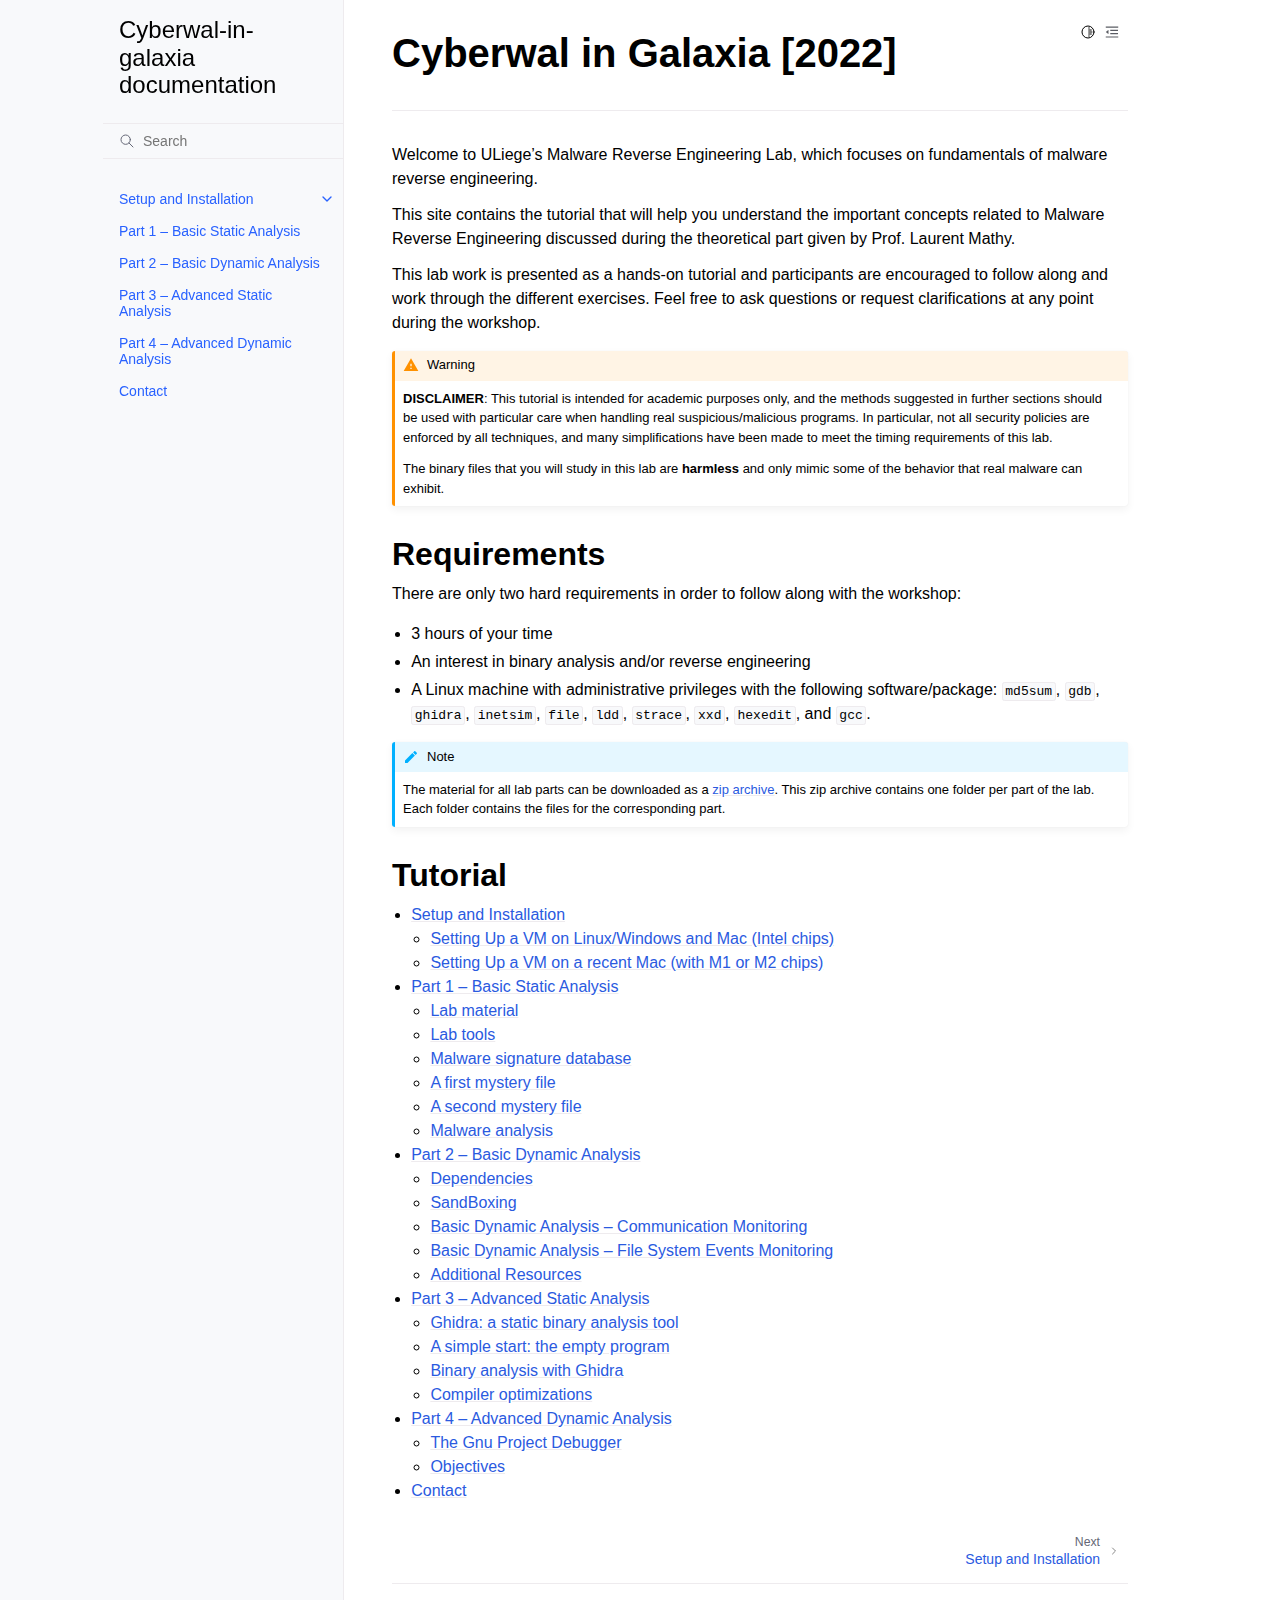
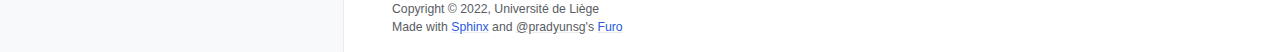
<file: index.html>
<!doctype html>
<html class="no-js" lang="en">
  <head><meta charset="utf-8"/>
    <meta name="viewport" content="width=device-width,initial-scale=1"/>
    <meta name="color-scheme" content="light dark"><link rel="index" title="Index" href="genindex.html" /><link rel="search" title="Search" href="search.html" /><link rel="next" title="Setup and Installation" href="installation/index.html" />

    <meta name="generator" content="sphinx-5.3.0, furo 2022.09.29"/>
        <title>Cyberwal-in-galaxia documentation</title>
      <link rel="stylesheet" type="text/css" href="_static/pygments.css" />
    <link rel="stylesheet" type="text/css" href="_static/styles/furo.css?digest=d81277517bee4d6b0349d71bb2661d4890b5617c" />
    <link rel="stylesheet" type="text/css" href="_static/styles/furo-extensions.css?digest=30d1aed668e5c3a91c3e3bf6a60b675221979f0e" />
    
    


<style>
  body {
    --color-code-background: #eeffcc;
  --color-code-foreground: black;
  
  }
  @media not print {
    body[data-theme="dark"] {
      --color-code-background: #202020;
  --color-code-foreground: #d0d0d0;
  
    }
    @media (prefers-color-scheme: dark) {
      body:not([data-theme="light"]) {
        --color-code-background: #202020;
  --color-code-foreground: #d0d0d0;
  
      }
    }
  }
</style></head>
  <body>
    
    <script>
      document.body.dataset.theme = localStorage.getItem("theme") || "auto";
    </script>
    

<svg xmlns="http://www.w3.org/2000/svg" style="display: none;">
  <symbol id="svg-toc" viewBox="0 0 24 24">
    <title>Contents</title>
    <svg stroke="currentColor" fill="currentColor" stroke-width="0" viewBox="0 0 1024 1024">
      <path d="M408 442h480c4.4 0 8-3.6 8-8v-56c0-4.4-3.6-8-8-8H408c-4.4 0-8 3.6-8 8v56c0 4.4 3.6 8 8 8zm-8 204c0 4.4 3.6 8 8 8h480c4.4 0 8-3.6 8-8v-56c0-4.4-3.6-8-8-8H408c-4.4 0-8 3.6-8 8v56zm504-486H120c-4.4 0-8 3.6-8 8v56c0 4.4 3.6 8 8 8h784c4.4 0 8-3.6 8-8v-56c0-4.4-3.6-8-8-8zm0 632H120c-4.4 0-8 3.6-8 8v56c0 4.4 3.6 8 8 8h784c4.4 0 8-3.6 8-8v-56c0-4.4-3.6-8-8-8zM115.4 518.9L271.7 642c5.8 4.6 14.4.5 14.4-6.9V388.9c0-7.4-8.5-11.5-14.4-6.9L115.4 505.1a8.74 8.74 0 0 0 0 13.8z"/>
    </svg>
  </symbol>
  <symbol id="svg-menu" viewBox="0 0 24 24">
    <title>Menu</title>
    <svg xmlns="http://www.w3.org/2000/svg" viewBox="0 0 24 24" fill="none" stroke="currentColor"
      stroke-width="2" stroke-linecap="round" stroke-linejoin="round" class="feather-menu">
      <line x1="3" y1="12" x2="21" y2="12"></line>
      <line x1="3" y1="6" x2="21" y2="6"></line>
      <line x1="3" y1="18" x2="21" y2="18"></line>
    </svg>
  </symbol>
  <symbol id="svg-arrow-right" viewBox="0 0 24 24">
    <title>Expand</title>
    <svg xmlns="http://www.w3.org/2000/svg" viewBox="0 0 24 24" fill="none" stroke="currentColor"
      stroke-width="2" stroke-linecap="round" stroke-linejoin="round" class="feather-chevron-right">
      <polyline points="9 18 15 12 9 6"></polyline>
    </svg>
  </symbol>
  <symbol id="svg-sun" viewBox="0 0 24 24">
    <title>Light mode</title>
    <svg xmlns="http://www.w3.org/2000/svg" viewBox="0 0 24 24" fill="none" stroke="currentColor"
      stroke-width="1.5" stroke-linecap="round" stroke-linejoin="round" class="feather-sun">
      <circle cx="12" cy="12" r="5"></circle>
      <line x1="12" y1="1" x2="12" y2="3"></line>
      <line x1="12" y1="21" x2="12" y2="23"></line>
      <line x1="4.22" y1="4.22" x2="5.64" y2="5.64"></line>
      <line x1="18.36" y1="18.36" x2="19.78" y2="19.78"></line>
      <line x1="1" y1="12" x2="3" y2="12"></line>
      <line x1="21" y1="12" x2="23" y2="12"></line>
      <line x1="4.22" y1="19.78" x2="5.64" y2="18.36"></line>
      <line x1="18.36" y1="5.64" x2="19.78" y2="4.22"></line>
    </svg>
  </symbol>
  <symbol id="svg-moon" viewBox="0 0 24 24">
    <title>Dark mode</title>
    <svg xmlns="http://www.w3.org/2000/svg" viewBox="0 0 24 24" fill="none" stroke="currentColor"
      stroke-width="1.5" stroke-linecap="round" stroke-linejoin="round" class="icon-tabler-moon">
      <path stroke="none" d="M0 0h24v24H0z" fill="none" />
      <path d="M12 3c.132 0 .263 0 .393 0a7.5 7.5 0 0 0 7.92 12.446a9 9 0 1 1 -8.313 -12.454z" />
    </svg>
  </symbol>
  <symbol id="svg-sun-half" viewBox="0 0 24 24">
    <title>Auto light/dark mode</title>
    <svg xmlns="http://www.w3.org/2000/svg" viewBox="0 0 24 24" fill="none" stroke="currentColor"
      stroke-width="1.5" stroke-linecap="round" stroke-linejoin="round" class="icon-tabler-shadow">
      <path stroke="none" d="M0 0h24v24H0z" fill="none"/>
      <circle cx="12" cy="12" r="9" />
      <path d="M13 12h5" />
      <path d="M13 15h4" />
      <path d="M13 18h1" />
      <path d="M13 9h4" />
      <path d="M13 6h1" />
    </svg>
  </symbol>
</svg>

<input type="checkbox" class="sidebar-toggle" name="__navigation" id="__navigation">
<input type="checkbox" class="sidebar-toggle" name="__toc" id="__toc">
<label class="overlay sidebar-overlay" for="__navigation">
  <div class="visually-hidden">Hide navigation sidebar</div>
</label>
<label class="overlay toc-overlay" for="__toc">
  <div class="visually-hidden">Hide table of contents sidebar</div>
</label>



<div class="page">
  <header class="mobile-header">
    <div class="header-left">
      <label class="nav-overlay-icon" for="__navigation">
        <div class="visually-hidden">Toggle site navigation sidebar</div>
        <i class="icon"><svg><use href="#svg-menu"></use></svg></i>
      </label>
    </div>
    <div class="header-center">
      <a href="#"><div class="brand">Cyberwal-in-galaxia  documentation</div></a>
    </div>
    <div class="header-right">
      <div class="theme-toggle-container theme-toggle-header">
        <button class="theme-toggle">
          <div class="visually-hidden">Toggle Light / Dark / Auto color theme</div>
          <svg class="theme-icon-when-auto"><use href="#svg-sun-half"></use></svg>
          <svg class="theme-icon-when-dark"><use href="#svg-moon"></use></svg>
          <svg class="theme-icon-when-light"><use href="#svg-sun"></use></svg>
        </button>
      </div>
      <label class="toc-overlay-icon toc-header-icon" for="__toc">
        <div class="visually-hidden">Toggle table of contents sidebar</div>
        <i class="icon"><svg><use href="#svg-toc"></use></svg></i>
      </label>
    </div>
  </header>
  <aside class="sidebar-drawer">
    <div class="sidebar-container">
      
      <div class="sidebar-sticky"><a class="sidebar-brand" href="#">
  
  
  <span class="sidebar-brand-text">Cyberwal-in-galaxia  documentation</span>
  
</a><form class="sidebar-search-container" method="get" action="search.html" role="search">
  <input class="sidebar-search" placeholder=Search name="q" aria-label="Search">
  <input type="hidden" name="check_keywords" value="yes">
  <input type="hidden" name="area" value="default">
</form>
<div id="searchbox"></div><div class="sidebar-scroll"><div class="sidebar-tree">
  <ul>
<li class="toctree-l1 has-children"><a class="reference internal" href="installation/index.html">Setup and Installation</a><input class="toctree-checkbox" id="toctree-checkbox-1" name="toctree-checkbox-1" role="switch" type="checkbox"/><label for="toctree-checkbox-1"><div class="visually-hidden">Toggle child pages in navigation</div><i class="icon"><svg><use href="#svg-arrow-right"></use></svg></i></label><ul>
<li class="toctree-l2"><a class="reference internal" href="installation/vmsetup.html">Setting Up a VM on Linux/Windows and Mac (Intel chips)</a></li>
<li class="toctree-l2"><a class="reference internal" href="installation/macsetup.html">Setting Up a VM on a recent Mac (with M1 or M2 chips)</a></li>
</ul>
</li>
<li class="toctree-l1"><a class="reference internal" href="part1/index.html">Part 1 – Basic Static Analysis</a></li>
<li class="toctree-l1"><a class="reference internal" href="part2/index.html">Part 2 – Basic Dynamic Analysis</a></li>
<li class="toctree-l1"><a class="reference internal" href="part3/index.html">Part 3 – Advanced Static Analysis</a></li>
<li class="toctree-l1"><a class="reference internal" href="part4/index.html">Part 4 – Advanced Dynamic Analysis</a></li>
<li class="toctree-l1"><a class="reference internal" href="contact/index.html">Contact</a></li>
</ul>

</div>
</div>

      </div>
      
    </div>
  </aside>
  <div class="main">
    <div class="content">
      <div class="article-container">
        <a href="#" class="back-to-top muted-link">
          <svg xmlns="http://www.w3.org/2000/svg" viewBox="0 0 24 24">
            <path d="M13 20h-2V8l-5.5 5.5-1.42-1.42L12 4.16l7.92 7.92-1.42 1.42L13 8v12z"></path>
          </svg>
          <span>Back to top</span>
        </a>
        <div class="content-icon-container">
          
<div class="theme-toggle-container theme-toggle-content">
            <button class="theme-toggle">
              <div class="visually-hidden">Toggle Light / Dark / Auto color theme</div>
              <svg class="theme-icon-when-auto"><use href="#svg-sun-half"></use></svg>
              <svg class="theme-icon-when-dark"><use href="#svg-moon"></use></svg>
              <svg class="theme-icon-when-light"><use href="#svg-sun"></use></svg>
            </button>
          </div>
          <label class="toc-overlay-icon toc-content-icon" for="__toc">
            <div class="visually-hidden">Toggle table of contents sidebar</div>
            <i class="icon"><svg><use href="#svg-toc"></use></svg></i>
          </label>
        </div>
        <article role="main">
          <div class="section" id="cyberwal-in-galaxia-2022">
<h1>Cyberwal in Galaxia [2022]<a class="headerlink" href="#cyberwal-in-galaxia-2022" title="Permalink to this heading">#</a></h1>
<hr class="docutils" />
<p>Welcome to ULiege’s Malware Reverse Engineering Lab, which focuses on
fundamentals of malware reverse engineering.</p>
<p>This site contains the tutorial that will help you understand the
important concepts related to Malware Reverse Engineering discussed
during the theoretical part given by Prof. Laurent Mathy.</p>
<p>This lab work is presented as a hands-on tutorial and participants are
encouraged to follow along and work through the different exercises.
Feel free to ask questions or request clarifications at any point
during the workshop.</p>
<div class="admonition warning">
<p class="admonition-title">Warning</p>
<p><strong>DISCLAIMER</strong>: This tutorial is intended for academic purposes only, and the methods suggested in further sections should be used with particular care when handling real suspicious/malicious programs. In particular, not all security policies are enforced by all techniques, and many simplifications have been made to meet the timing requirements of this lab.</p>
<p>The binary files that you will study in this lab are <strong>harmless</strong> and only mimic some of the behavior that real malware can exhibit.</p>
</div>
<div class="section" id="requirements">
<h2>Requirements<a class="headerlink" href="#requirements" title="Permalink to this heading">#</a></h2>
<p>There are only two hard requirements in order to follow along with the workshop:</p>
<ul class="simple">
<li><p>3 hours of your time</p></li>
<li><p>An interest in binary analysis and/or reverse engineering</p></li>
<li><p>A Linux machine with administrative privileges with the following software/package: <code class="docutils literal notranslate"><span class="pre">md5sum</span></code>, <code class="docutils literal notranslate"><span class="pre">gdb</span></code>, <code class="docutils literal notranslate"><span class="pre">ghidra</span></code>, <code class="docutils literal notranslate"><span class="pre">inetsim</span></code>, <code class="docutils literal notranslate"><span class="pre">file</span></code>, <code class="docutils literal notranslate"><span class="pre">ldd</span></code>, <code class="docutils literal notranslate"><span class="pre">strace</span></code>, <code class="docutils literal notranslate"><span class="pre">xxd</span></code>, <code class="docutils literal notranslate"><span class="pre">hexedit</span></code>, and <code class="docutils literal notranslate"><span class="pre">gcc</span></code>.</p></li>
</ul>
<div class="admonition note">
<p class="admonition-title">Note</p>
<p>The material for all lab parts can be downloaded as a <a class="reference external" href="https://dox.uliege.be/index.php/s/Tk9ywgpdjziBGYJ/download">zip archive</a>. This zip archive contains one folder per part of the lab. Each folder contains the files for the corresponding part.</p>
</div>
</div>
<div class="section" id="tutorial">
<h2>Tutorial<a class="headerlink" href="#tutorial" title="Permalink to this heading">#</a></h2>
<div class="toctree-wrapper compound">
<ul>
<li class="toctree-l1"><a class="reference internal" href="installation/index.html">Setup and Installation</a><ul>
<li class="toctree-l2"><a class="reference internal" href="installation/vmsetup.html">Setting Up a VM on Linux/Windows and Mac (Intel chips)</a></li>
<li class="toctree-l2"><a class="reference internal" href="installation/macsetup.html">Setting Up a VM on a recent Mac (with M1 or M2 chips)</a></li>
</ul>
</li>
<li class="toctree-l1"><a class="reference internal" href="part1/index.html">Part 1 – Basic Static Analysis</a><ul>
<li class="toctree-l2"><a class="reference internal" href="part1/index.html#lab-material">Lab material</a></li>
<li class="toctree-l2"><a class="reference internal" href="part1/index.html#lab-tools">Lab tools</a></li>
<li class="toctree-l2"><a class="reference internal" href="part1/index.html#malware-signature-database">Malware signature database</a></li>
<li class="toctree-l2"><a class="reference internal" href="part1/index.html#a-first-mystery-file">A first mystery file</a></li>
<li class="toctree-l2"><a class="reference internal" href="part1/index.html#a-second-mystery-file">A second mystery file</a></li>
<li class="toctree-l2"><a class="reference internal" href="part1/index.html#malware-analysis">Malware analysis</a></li>
</ul>
</li>
<li class="toctree-l1"><a class="reference internal" href="part2/index.html">Part 2 – Basic Dynamic Analysis</a><ul>
<li class="toctree-l2"><a class="reference internal" href="part2/index.html#dependencies">Dependencies</a></li>
<li class="toctree-l2"><a class="reference internal" href="part2/index.html#sandboxing">SandBoxing</a></li>
<li class="toctree-l2"><a class="reference internal" href="part2/index.html#basic-dynamic-analysis-communication-monitoring">Basic Dynamic Analysis – Communication Monitoring</a></li>
<li class="toctree-l2"><a class="reference internal" href="part2/index.html#basic-dynamic-analysis-file-system-events-monitoring">Basic Dynamic Analysis – File System Events Monitoring</a></li>
<li class="toctree-l2"><a class="reference internal" href="part2/index.html#additional-resources">Additional Resources</a></li>
</ul>
</li>
<li class="toctree-l1"><a class="reference internal" href="part3/index.html">Part 3 – Advanced Static Analysis</a><ul>
<li class="toctree-l2"><a class="reference internal" href="part3/index.html#ghidra-a-static-binary-analysis-tool">Ghidra: a static binary analysis tool</a></li>
<li class="toctree-l2"><a class="reference internal" href="part3/index.html#a-simple-start-the-empty-program">A simple start: the empty program</a></li>
<li class="toctree-l2"><a class="reference internal" href="part3/index.html#binary-analysis-with-ghidra">Binary analysis with Ghidra</a></li>
<li class="toctree-l2"><a class="reference internal" href="part3/index.html#compiler-optimizations">Compiler optimizations</a></li>
</ul>
</li>
<li class="toctree-l1"><a class="reference internal" href="part4/index.html">Part 4 – Advanced Dynamic Analysis</a><ul>
<li class="toctree-l2"><a class="reference internal" href="part4/index.html#the-gnu-project-debugger">The Gnu Project Debugger</a></li>
<li class="toctree-l2"><a class="reference internal" href="part4/index.html#objectives">Objectives</a></li>
</ul>
</li>
<li class="toctree-l1"><a class="reference internal" href="contact/index.html">Contact</a></li>
</ul>
</div>
</div>
</div>

        </article>
      </div>
      <footer>
        
        <div class="related-pages">
          <a class="next-page" href="installation/index.html">
              <div class="page-info">
                <div class="context">
                  <span>Next</span>
                </div>
                <div class="title">Setup and Installation</div>
              </div>
              <svg class="furo-related-icon"><use href="#svg-arrow-right"></use></svg>
            </a>
          
        </div>
        <div class="bottom-of-page">
          <div class="left-details">
            <div class="copyright">
                Copyright &#169; 2022, Université de Liège
            </div>
            Made with <a href="https://www.sphinx-doc.org/">Sphinx</a> and <a class="muted-link" href="https://pradyunsg.me">@pradyunsg</a>'s
            
            <a href="https://github.com/pradyunsg/furo">Furo</a>
            
          </div>
          <div class="right-details">
            <div class="icons">
              
            </div>
          </div>
        </div>
        
      </footer>
    </div>
    <aside class="toc-drawer">
      
      
      <div class="toc-sticky toc-scroll">
        <div class="toc-title-container">
          <span class="toc-title">
            On this page
          </span>
        </div>
        <div class="toc-tree-container">
          <div class="toc-tree">
            <ul>
<li><a class="reference internal" href="#">Cyberwal in Galaxia [2022]</a><ul>
<li><a class="reference internal" href="#requirements">Requirements</a></li>
<li><a class="reference internal" href="#tutorial">Tutorial</a></li>
</ul>
</li>
</ul>

          </div>
        </div>
      </div>
      
      
    </aside>
  </div>
</div><script data-url_root="./" id="documentation_options" src="_static/documentation_options.js"></script>
    <script src="_static/jquery.js"></script>
    <script src="_static/underscore.js"></script>
    <script src="_static/_sphinx_javascript_frameworks_compat.js"></script>
    <script src="_static/doctools.js"></script>
    <script src="_static/sphinx_highlight.js"></script>
    <script src="_static/scripts/furo.js"></script>
    </body>
</html>
</file>
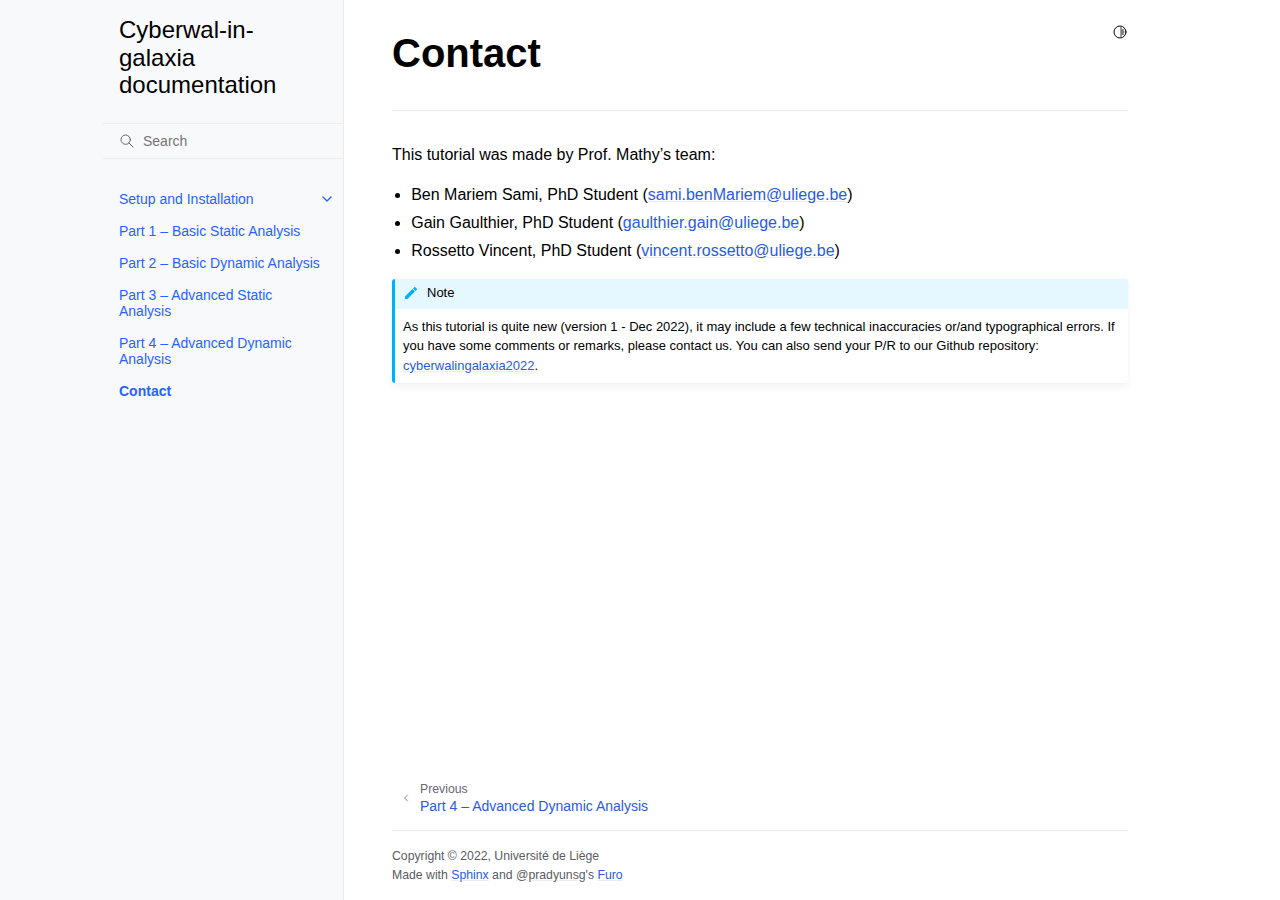
<file: contact/index.html>
<!doctype html>
<html class="no-js" lang="en">
  <head><meta charset="utf-8"/>
    <meta name="viewport" content="width=device-width,initial-scale=1"/>
    <meta name="color-scheme" content="light dark"><link rel="index" title="Index" href="../genindex.html" /><link rel="search" title="Search" href="../search.html" /><link rel="prev" title="Part 4 – Advanced Dynamic Analysis" href="../part4/index.html" />

    <meta name="generator" content="sphinx-5.3.0, furo 2022.09.29"/>
        <title>Contact - Cyberwal-in-galaxia documentation</title>
      <link rel="stylesheet" type="text/css" href="../_static/pygments.css" />
    <link rel="stylesheet" type="text/css" href="../_static/styles/furo.css?digest=d81277517bee4d6b0349d71bb2661d4890b5617c" />
    <link rel="stylesheet" type="text/css" href="../_static/styles/furo-extensions.css?digest=30d1aed668e5c3a91c3e3bf6a60b675221979f0e" />
    
    


<style>
  body {
    --color-code-background: #eeffcc;
  --color-code-foreground: black;
  
  }
  @media not print {
    body[data-theme="dark"] {
      --color-code-background: #202020;
  --color-code-foreground: #d0d0d0;
  
    }
    @media (prefers-color-scheme: dark) {
      body:not([data-theme="light"]) {
        --color-code-background: #202020;
  --color-code-foreground: #d0d0d0;
  
      }
    }
  }
</style></head>
  <body>
    
    <script>
      document.body.dataset.theme = localStorage.getItem("theme") || "auto";
    </script>
    

<svg xmlns="http://www.w3.org/2000/svg" style="display: none;">
  <symbol id="svg-toc" viewBox="0 0 24 24">
    <title>Contents</title>
    <svg stroke="currentColor" fill="currentColor" stroke-width="0" viewBox="0 0 1024 1024">
      <path d="M408 442h480c4.4 0 8-3.6 8-8v-56c0-4.4-3.6-8-8-8H408c-4.4 0-8 3.6-8 8v56c0 4.4 3.6 8 8 8zm-8 204c0 4.4 3.6 8 8 8h480c4.4 0 8-3.6 8-8v-56c0-4.4-3.6-8-8-8H408c-4.4 0-8 3.6-8 8v56zm504-486H120c-4.4 0-8 3.6-8 8v56c0 4.4 3.6 8 8 8h784c4.4 0 8-3.6 8-8v-56c0-4.4-3.6-8-8-8zm0 632H120c-4.4 0-8 3.6-8 8v56c0 4.4 3.6 8 8 8h784c4.4 0 8-3.6 8-8v-56c0-4.4-3.6-8-8-8zM115.4 518.9L271.7 642c5.8 4.6 14.4.5 14.4-6.9V388.9c0-7.4-8.5-11.5-14.4-6.9L115.4 505.1a8.74 8.74 0 0 0 0 13.8z"/>
    </svg>
  </symbol>
  <symbol id="svg-menu" viewBox="0 0 24 24">
    <title>Menu</title>
    <svg xmlns="http://www.w3.org/2000/svg" viewBox="0 0 24 24" fill="none" stroke="currentColor"
      stroke-width="2" stroke-linecap="round" stroke-linejoin="round" class="feather-menu">
      <line x1="3" y1="12" x2="21" y2="12"></line>
      <line x1="3" y1="6" x2="21" y2="6"></line>
      <line x1="3" y1="18" x2="21" y2="18"></line>
    </svg>
  </symbol>
  <symbol id="svg-arrow-right" viewBox="0 0 24 24">
    <title>Expand</title>
    <svg xmlns="http://www.w3.org/2000/svg" viewBox="0 0 24 24" fill="none" stroke="currentColor"
      stroke-width="2" stroke-linecap="round" stroke-linejoin="round" class="feather-chevron-right">
      <polyline points="9 18 15 12 9 6"></polyline>
    </svg>
  </symbol>
  <symbol id="svg-sun" viewBox="0 0 24 24">
    <title>Light mode</title>
    <svg xmlns="http://www.w3.org/2000/svg" viewBox="0 0 24 24" fill="none" stroke="currentColor"
      stroke-width="1.5" stroke-linecap="round" stroke-linejoin="round" class="feather-sun">
      <circle cx="12" cy="12" r="5"></circle>
      <line x1="12" y1="1" x2="12" y2="3"></line>
      <line x1="12" y1="21" x2="12" y2="23"></line>
      <line x1="4.22" y1="4.22" x2="5.64" y2="5.64"></line>
      <line x1="18.36" y1="18.36" x2="19.78" y2="19.78"></line>
      <line x1="1" y1="12" x2="3" y2="12"></line>
      <line x1="21" y1="12" x2="23" y2="12"></line>
      <line x1="4.22" y1="19.78" x2="5.64" y2="18.36"></line>
      <line x1="18.36" y1="5.64" x2="19.78" y2="4.22"></line>
    </svg>
  </symbol>
  <symbol id="svg-moon" viewBox="0 0 24 24">
    <title>Dark mode</title>
    <svg xmlns="http://www.w3.org/2000/svg" viewBox="0 0 24 24" fill="none" stroke="currentColor"
      stroke-width="1.5" stroke-linecap="round" stroke-linejoin="round" class="icon-tabler-moon">
      <path stroke="none" d="M0 0h24v24H0z" fill="none" />
      <path d="M12 3c.132 0 .263 0 .393 0a7.5 7.5 0 0 0 7.92 12.446a9 9 0 1 1 -8.313 -12.454z" />
    </svg>
  </symbol>
  <symbol id="svg-sun-half" viewBox="0 0 24 24">
    <title>Auto light/dark mode</title>
    <svg xmlns="http://www.w3.org/2000/svg" viewBox="0 0 24 24" fill="none" stroke="currentColor"
      stroke-width="1.5" stroke-linecap="round" stroke-linejoin="round" class="icon-tabler-shadow">
      <path stroke="none" d="M0 0h24v24H0z" fill="none"/>
      <circle cx="12" cy="12" r="9" />
      <path d="M13 12h5" />
      <path d="M13 15h4" />
      <path d="M13 18h1" />
      <path d="M13 9h4" />
      <path d="M13 6h1" />
    </svg>
  </symbol>
</svg>

<input type="checkbox" class="sidebar-toggle" name="__navigation" id="__navigation">
<input type="checkbox" class="sidebar-toggle" name="__toc" id="__toc">
<label class="overlay sidebar-overlay" for="__navigation">
  <div class="visually-hidden">Hide navigation sidebar</div>
</label>
<label class="overlay toc-overlay" for="__toc">
  <div class="visually-hidden">Hide table of contents sidebar</div>
</label>



<div class="page">
  <header class="mobile-header">
    <div class="header-left">
      <label class="nav-overlay-icon" for="__navigation">
        <div class="visually-hidden">Toggle site navigation sidebar</div>
        <i class="icon"><svg><use href="#svg-menu"></use></svg></i>
      </label>
    </div>
    <div class="header-center">
      <a href="../index.html"><div class="brand">Cyberwal-in-galaxia  documentation</div></a>
    </div>
    <div class="header-right">
      <div class="theme-toggle-container theme-toggle-header">
        <button class="theme-toggle">
          <div class="visually-hidden">Toggle Light / Dark / Auto color theme</div>
          <svg class="theme-icon-when-auto"><use href="#svg-sun-half"></use></svg>
          <svg class="theme-icon-when-dark"><use href="#svg-moon"></use></svg>
          <svg class="theme-icon-when-light"><use href="#svg-sun"></use></svg>
        </button>
      </div>
      <label class="toc-overlay-icon toc-header-icon no-toc" for="__toc">
        <div class="visually-hidden">Toggle table of contents sidebar</div>
        <i class="icon"><svg><use href="#svg-toc"></use></svg></i>
      </label>
    </div>
  </header>
  <aside class="sidebar-drawer">
    <div class="sidebar-container">
      
      <div class="sidebar-sticky"><a class="sidebar-brand" href="../index.html">
  
  
  <span class="sidebar-brand-text">Cyberwal-in-galaxia  documentation</span>
  
</a><form class="sidebar-search-container" method="get" action="../search.html" role="search">
  <input class="sidebar-search" placeholder=Search name="q" aria-label="Search">
  <input type="hidden" name="check_keywords" value="yes">
  <input type="hidden" name="area" value="default">
</form>
<div id="searchbox"></div><div class="sidebar-scroll"><div class="sidebar-tree">
  <ul class="current">
<li class="toctree-l1 has-children"><a class="reference internal" href="../installation/index.html">Setup and Installation</a><input class="toctree-checkbox" id="toctree-checkbox-1" name="toctree-checkbox-1" role="switch" type="checkbox"/><label for="toctree-checkbox-1"><div class="visually-hidden">Toggle child pages in navigation</div><i class="icon"><svg><use href="#svg-arrow-right"></use></svg></i></label><ul>
<li class="toctree-l2"><a class="reference internal" href="../installation/vmsetup.html">Setting Up a VM on Linux/Windows and Mac (Intel chips)</a></li>
<li class="toctree-l2"><a class="reference internal" href="../installation/macsetup.html">Setting Up a VM on a recent Mac (with M1 or M2 chips)</a></li>
</ul>
</li>
<li class="toctree-l1"><a class="reference internal" href="../part1/index.html">Part 1 – Basic Static Analysis</a></li>
<li class="toctree-l1"><a class="reference internal" href="../part2/index.html">Part 2 – Basic Dynamic Analysis</a></li>
<li class="toctree-l1"><a class="reference internal" href="../part3/index.html">Part 3 – Advanced Static Analysis</a></li>
<li class="toctree-l1"><a class="reference internal" href="../part4/index.html">Part 4 – Advanced Dynamic Analysis</a></li>
<li class="toctree-l1 current current-page"><a class="current reference internal" href="#">Contact</a></li>
</ul>

</div>
</div>

      </div>
      
    </div>
  </aside>
  <div class="main">
    <div class="content">
      <div class="article-container">
        <a href="#" class="back-to-top muted-link">
          <svg xmlns="http://www.w3.org/2000/svg" viewBox="0 0 24 24">
            <path d="M13 20h-2V8l-5.5 5.5-1.42-1.42L12 4.16l7.92 7.92-1.42 1.42L13 8v12z"></path>
          </svg>
          <span>Back to top</span>
        </a>
        <div class="content-icon-container">
          
<div class="theme-toggle-container theme-toggle-content">
            <button class="theme-toggle">
              <div class="visually-hidden">Toggle Light / Dark / Auto color theme</div>
              <svg class="theme-icon-when-auto"><use href="#svg-sun-half"></use></svg>
              <svg class="theme-icon-when-dark"><use href="#svg-moon"></use></svg>
              <svg class="theme-icon-when-light"><use href="#svg-sun"></use></svg>
            </button>
          </div>
          <label class="toc-overlay-icon toc-content-icon no-toc" for="__toc">
            <div class="visually-hidden">Toggle table of contents sidebar</div>
            <i class="icon"><svg><use href="#svg-toc"></use></svg></i>
          </label>
        </div>
        <article role="main">
          <div class="section" id="contact">
<h1>Contact<a class="headerlink" href="#contact" title="Permalink to this heading">#</a></h1>
<hr class="docutils" />
<p>This tutorial was made by Prof. Mathy’s team:</p>
<ul class="simple">
<li><p>Ben Mariem Sami, PhD Student (<a class="reference external" href="mailto:sami&#46;benMariem&#37;&#52;&#48;uliege&#46;be">sami<span>&#46;</span>benMariem<span>&#64;</span>uliege<span>&#46;</span>be</a>)</p></li>
<li><p>Gain Gaulthier, PhD Student (<a class="reference external" href="mailto:gaulthier&#46;gain&#37;&#52;&#48;uliege&#46;be">gaulthier<span>&#46;</span>gain<span>&#64;</span>uliege<span>&#46;</span>be</a>)</p></li>
<li><p>Rossetto Vincent, PhD Student (<a class="reference external" href="mailto:vincent&#46;rossetto&#37;&#52;&#48;uliege&#46;be">vincent<span>&#46;</span>rossetto<span>&#64;</span>uliege<span>&#46;</span>be</a>)</p></li>
</ul>
<div class="admonition note">
<p class="admonition-title">Note</p>
<p>As this tutorial is quite new (version 1 - Dec 2022), it may include a few technical inaccuracies or/and typographical errors. If you have some comments or remarks, please contact us. You can also send your P/R to our Github repository: <a class="reference external" href="https://github.com/ULiege-RUN/cyberwalingalaxia2022">cyberwalingalaxia2022</a>.</p>
</div>
</div>

        </article>
      </div>
      <footer>
        
        <div class="related-pages">
          
          <a class="prev-page" href="../part4/index.html">
              <svg class="furo-related-icon"><use href="#svg-arrow-right"></use></svg>
              <div class="page-info">
                <div class="context">
                  <span>Previous</span>
                </div>
                
                <div class="title">Part 4 – Advanced Dynamic Analysis</div>
                
              </div>
            </a>
        </div>
        <div class="bottom-of-page">
          <div class="left-details">
            <div class="copyright">
                Copyright &#169; 2022, Université de Liège
            </div>
            Made with <a href="https://www.sphinx-doc.org/">Sphinx</a> and <a class="muted-link" href="https://pradyunsg.me">@pradyunsg</a>'s
            
            <a href="https://github.com/pradyunsg/furo">Furo</a>
            
          </div>
          <div class="right-details">
            <div class="icons">
              
            </div>
          </div>
        </div>
        
      </footer>
    </div>
    <aside class="toc-drawer no-toc">
      
      
      
    </aside>
  </div>
</div><script data-url_root="../" id="documentation_options" src="../_static/documentation_options.js"></script>
    <script src="../_static/jquery.js"></script>
    <script src="../_static/underscore.js"></script>
    <script src="../_static/_sphinx_javascript_frameworks_compat.js"></script>
    <script src="../_static/doctools.js"></script>
    <script src="../_static/sphinx_highlight.js"></script>
    <script src="../_static/scripts/furo.js"></script>
    </body>
</html>
</file>
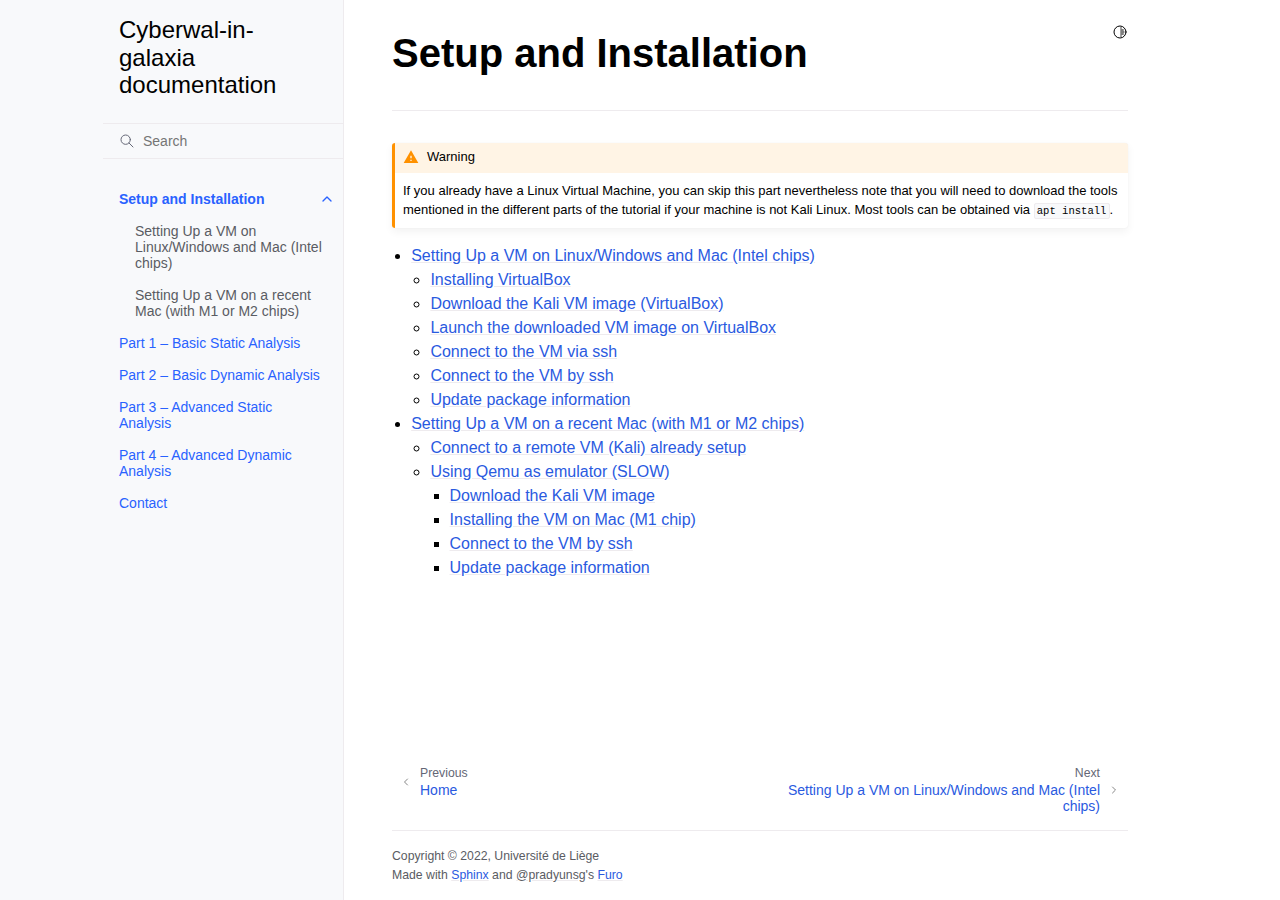
<file: installation/index.html>
<!doctype html>
<html class="no-js" lang="en">
  <head><meta charset="utf-8"/>
    <meta name="viewport" content="width=device-width,initial-scale=1"/>
    <meta name="color-scheme" content="light dark"><link rel="index" title="Index" href="../genindex.html" /><link rel="search" title="Search" href="../search.html" /><link rel="next" title="Setting Up a VM on Linux/Windows and Mac (Intel chips)" href="vmsetup.html" /><link rel="prev" title="Cyberwal in Galaxia [2022]" href="../index.html" />

    <meta name="generator" content="sphinx-5.3.0, furo 2022.09.29"/>
        <title>Setup and Installation - Cyberwal-in-galaxia documentation</title>
      <link rel="stylesheet" type="text/css" href="../_static/pygments.css" />
    <link rel="stylesheet" type="text/css" href="../_static/styles/furo.css?digest=d81277517bee4d6b0349d71bb2661d4890b5617c" />
    <link rel="stylesheet" type="text/css" href="../_static/styles/furo-extensions.css?digest=30d1aed668e5c3a91c3e3bf6a60b675221979f0e" />
    
    


<style>
  body {
    --color-code-background: #eeffcc;
  --color-code-foreground: black;
  
  }
  @media not print {
    body[data-theme="dark"] {
      --color-code-background: #202020;
  --color-code-foreground: #d0d0d0;
  
    }
    @media (prefers-color-scheme: dark) {
      body:not([data-theme="light"]) {
        --color-code-background: #202020;
  --color-code-foreground: #d0d0d0;
  
      }
    }
  }
</style></head>
  <body>
    
    <script>
      document.body.dataset.theme = localStorage.getItem("theme") || "auto";
    </script>
    

<svg xmlns="http://www.w3.org/2000/svg" style="display: none;">
  <symbol id="svg-toc" viewBox="0 0 24 24">
    <title>Contents</title>
    <svg stroke="currentColor" fill="currentColor" stroke-width="0" viewBox="0 0 1024 1024">
      <path d="M408 442h480c4.4 0 8-3.6 8-8v-56c0-4.4-3.6-8-8-8H408c-4.4 0-8 3.6-8 8v56c0 4.4 3.6 8 8 8zm-8 204c0 4.4 3.6 8 8 8h480c4.4 0 8-3.6 8-8v-56c0-4.4-3.6-8-8-8H408c-4.4 0-8 3.6-8 8v56zm504-486H120c-4.4 0-8 3.6-8 8v56c0 4.4 3.6 8 8 8h784c4.4 0 8-3.6 8-8v-56c0-4.4-3.6-8-8-8zm0 632H120c-4.4 0-8 3.6-8 8v56c0 4.4 3.6 8 8 8h784c4.4 0 8-3.6 8-8v-56c0-4.4-3.6-8-8-8zM115.4 518.9L271.7 642c5.8 4.6 14.4.5 14.4-6.9V388.9c0-7.4-8.5-11.5-14.4-6.9L115.4 505.1a8.74 8.74 0 0 0 0 13.8z"/>
    </svg>
  </symbol>
  <symbol id="svg-menu" viewBox="0 0 24 24">
    <title>Menu</title>
    <svg xmlns="http://www.w3.org/2000/svg" viewBox="0 0 24 24" fill="none" stroke="currentColor"
      stroke-width="2" stroke-linecap="round" stroke-linejoin="round" class="feather-menu">
      <line x1="3" y1="12" x2="21" y2="12"></line>
      <line x1="3" y1="6" x2="21" y2="6"></line>
      <line x1="3" y1="18" x2="21" y2="18"></line>
    </svg>
  </symbol>
  <symbol id="svg-arrow-right" viewBox="0 0 24 24">
    <title>Expand</title>
    <svg xmlns="http://www.w3.org/2000/svg" viewBox="0 0 24 24" fill="none" stroke="currentColor"
      stroke-width="2" stroke-linecap="round" stroke-linejoin="round" class="feather-chevron-right">
      <polyline points="9 18 15 12 9 6"></polyline>
    </svg>
  </symbol>
  <symbol id="svg-sun" viewBox="0 0 24 24">
    <title>Light mode</title>
    <svg xmlns="http://www.w3.org/2000/svg" viewBox="0 0 24 24" fill="none" stroke="currentColor"
      stroke-width="1.5" stroke-linecap="round" stroke-linejoin="round" class="feather-sun">
      <circle cx="12" cy="12" r="5"></circle>
      <line x1="12" y1="1" x2="12" y2="3"></line>
      <line x1="12" y1="21" x2="12" y2="23"></line>
      <line x1="4.22" y1="4.22" x2="5.64" y2="5.64"></line>
      <line x1="18.36" y1="18.36" x2="19.78" y2="19.78"></line>
      <line x1="1" y1="12" x2="3" y2="12"></line>
      <line x1="21" y1="12" x2="23" y2="12"></line>
      <line x1="4.22" y1="19.78" x2="5.64" y2="18.36"></line>
      <line x1="18.36" y1="5.64" x2="19.78" y2="4.22"></line>
    </svg>
  </symbol>
  <symbol id="svg-moon" viewBox="0 0 24 24">
    <title>Dark mode</title>
    <svg xmlns="http://www.w3.org/2000/svg" viewBox="0 0 24 24" fill="none" stroke="currentColor"
      stroke-width="1.5" stroke-linecap="round" stroke-linejoin="round" class="icon-tabler-moon">
      <path stroke="none" d="M0 0h24v24H0z" fill="none" />
      <path d="M12 3c.132 0 .263 0 .393 0a7.5 7.5 0 0 0 7.92 12.446a9 9 0 1 1 -8.313 -12.454z" />
    </svg>
  </symbol>
  <symbol id="svg-sun-half" viewBox="0 0 24 24">
    <title>Auto light/dark mode</title>
    <svg xmlns="http://www.w3.org/2000/svg" viewBox="0 0 24 24" fill="none" stroke="currentColor"
      stroke-width="1.5" stroke-linecap="round" stroke-linejoin="round" class="icon-tabler-shadow">
      <path stroke="none" d="M0 0h24v24H0z" fill="none"/>
      <circle cx="12" cy="12" r="9" />
      <path d="M13 12h5" />
      <path d="M13 15h4" />
      <path d="M13 18h1" />
      <path d="M13 9h4" />
      <path d="M13 6h1" />
    </svg>
  </symbol>
</svg>

<input type="checkbox" class="sidebar-toggle" name="__navigation" id="__navigation">
<input type="checkbox" class="sidebar-toggle" name="__toc" id="__toc">
<label class="overlay sidebar-overlay" for="__navigation">
  <div class="visually-hidden">Hide navigation sidebar</div>
</label>
<label class="overlay toc-overlay" for="__toc">
  <div class="visually-hidden">Hide table of contents sidebar</div>
</label>



<div class="page">
  <header class="mobile-header">
    <div class="header-left">
      <label class="nav-overlay-icon" for="__navigation">
        <div class="visually-hidden">Toggle site navigation sidebar</div>
        <i class="icon"><svg><use href="#svg-menu"></use></svg></i>
      </label>
    </div>
    <div class="header-center">
      <a href="../index.html"><div class="brand">Cyberwal-in-galaxia  documentation</div></a>
    </div>
    <div class="header-right">
      <div class="theme-toggle-container theme-toggle-header">
        <button class="theme-toggle">
          <div class="visually-hidden">Toggle Light / Dark / Auto color theme</div>
          <svg class="theme-icon-when-auto"><use href="#svg-sun-half"></use></svg>
          <svg class="theme-icon-when-dark"><use href="#svg-moon"></use></svg>
          <svg class="theme-icon-when-light"><use href="#svg-sun"></use></svg>
        </button>
      </div>
      <label class="toc-overlay-icon toc-header-icon no-toc" for="__toc">
        <div class="visually-hidden">Toggle table of contents sidebar</div>
        <i class="icon"><svg><use href="#svg-toc"></use></svg></i>
      </label>
    </div>
  </header>
  <aside class="sidebar-drawer">
    <div class="sidebar-container">
      
      <div class="sidebar-sticky"><a class="sidebar-brand" href="../index.html">
  
  
  <span class="sidebar-brand-text">Cyberwal-in-galaxia  documentation</span>
  
</a><form class="sidebar-search-container" method="get" action="../search.html" role="search">
  <input class="sidebar-search" placeholder=Search name="q" aria-label="Search">
  <input type="hidden" name="check_keywords" value="yes">
  <input type="hidden" name="area" value="default">
</form>
<div id="searchbox"></div><div class="sidebar-scroll"><div class="sidebar-tree">
  <ul class="current">
<li class="toctree-l1 current has-children current-page"><a class="current reference internal" href="#">Setup and Installation</a><input checked="" class="toctree-checkbox" id="toctree-checkbox-1" name="toctree-checkbox-1" role="switch" type="checkbox"/><label for="toctree-checkbox-1"><div class="visually-hidden">Toggle child pages in navigation</div><i class="icon"><svg><use href="#svg-arrow-right"></use></svg></i></label><ul>
<li class="toctree-l2"><a class="reference internal" href="vmsetup.html">Setting Up a VM on Linux/Windows and Mac (Intel chips)</a></li>
<li class="toctree-l2"><a class="reference internal" href="macsetup.html">Setting Up a VM on a recent Mac (with M1 or M2 chips)</a></li>
</ul>
</li>
<li class="toctree-l1"><a class="reference internal" href="../part1/index.html">Part 1 – Basic Static Analysis</a></li>
<li class="toctree-l1"><a class="reference internal" href="../part2/index.html">Part 2 – Basic Dynamic Analysis</a></li>
<li class="toctree-l1"><a class="reference internal" href="../part3/index.html">Part 3 – Advanced Static Analysis</a></li>
<li class="toctree-l1"><a class="reference internal" href="../part4/index.html">Part 4 – Advanced Dynamic Analysis</a></li>
<li class="toctree-l1"><a class="reference internal" href="../contact/index.html">Contact</a></li>
</ul>

</div>
</div>

      </div>
      
    </div>
  </aside>
  <div class="main">
    <div class="content">
      <div class="article-container">
        <a href="#" class="back-to-top muted-link">
          <svg xmlns="http://www.w3.org/2000/svg" viewBox="0 0 24 24">
            <path d="M13 20h-2V8l-5.5 5.5-1.42-1.42L12 4.16l7.92 7.92-1.42 1.42L13 8v12z"></path>
          </svg>
          <span>Back to top</span>
        </a>
        <div class="content-icon-container">
          
<div class="theme-toggle-container theme-toggle-content">
            <button class="theme-toggle">
              <div class="visually-hidden">Toggle Light / Dark / Auto color theme</div>
              <svg class="theme-icon-when-auto"><use href="#svg-sun-half"></use></svg>
              <svg class="theme-icon-when-dark"><use href="#svg-moon"></use></svg>
              <svg class="theme-icon-when-light"><use href="#svg-sun"></use></svg>
            </button>
          </div>
          <label class="toc-overlay-icon toc-content-icon no-toc" for="__toc">
            <div class="visually-hidden">Toggle table of contents sidebar</div>
            <i class="icon"><svg><use href="#svg-toc"></use></svg></i>
          </label>
        </div>
        <article role="main">
          <div class="section" id="setup-and-installation">
<h1>Setup and Installation<a class="headerlink" href="#setup-and-installation" title="Permalink to this heading">#</a></h1>
<hr class="docutils" />
<div class="admonition warning">
<p class="admonition-title">Warning</p>
<p>If you already have a Linux Virtual Machine, you can skip this part nevertheless note that you will need to download the tools mentioned in the different parts of the tutorial if your machine is not Kali Linux. Most tools can be obtained via <code class="docutils literal notranslate"><span class="pre">apt</span> <span class="pre">install</span></code>.</p>
</div>
<div class="toctree-wrapper compound">
<ul>
<li class="toctree-l1"><a class="reference internal" href="vmsetup.html">Setting Up a VM on Linux/Windows and Mac (Intel chips)</a><ul>
<li class="toctree-l2"><a class="reference internal" href="vmsetup.html#installing-virtualbox">Installing VirtualBox</a></li>
<li class="toctree-l2"><a class="reference internal" href="vmsetup.html#download-the-kali-vm-image-virtualbox">Download the Kali VM image (VirtualBox)</a></li>
<li class="toctree-l2"><a class="reference internal" href="vmsetup.html#launch-the-downloaded-vm-image-on-virtualbox">Launch the downloaded VM image on VirtualBox</a></li>
<li class="toctree-l2"><a class="reference internal" href="vmsetup.html#connect-to-the-vm-via-ssh">Connect to the VM via ssh</a></li>
<li class="toctree-l2"><a class="reference internal" href="vmsetup.html#connect-to-the-vm-by-ssh">Connect to the VM by ssh</a></li>
<li class="toctree-l2"><a class="reference internal" href="vmsetup.html#update-package-information">Update package information</a></li>
</ul>
</li>
<li class="toctree-l1"><a class="reference internal" href="macsetup.html">Setting Up a VM on a recent Mac (with M1 or M2 chips)</a><ul>
<li class="toctree-l2"><a class="reference internal" href="macsetup.html#connect-to-a-remote-vm-kali-already-setup">Connect to a remote VM (Kali) already setup</a></li>
<li class="toctree-l2"><a class="reference internal" href="macsetup.html#using-qemu-as-emulator-slow">Using Qemu as emulator (SLOW)</a><ul>
<li class="toctree-l3"><a class="reference internal" href="macsetup.html#download-the-kali-vm-image">Download the Kali VM image</a></li>
<li class="toctree-l3"><a class="reference internal" href="macsetup.html#installing-the-vm-on-mac-m1-chip">Installing the VM on Mac (M1 chip)</a></li>
<li class="toctree-l3"><a class="reference internal" href="macsetup.html#connect-to-the-vm-by-ssh">Connect to the VM by ssh</a></li>
<li class="toctree-l3"><a class="reference internal" href="macsetup.html#update-package-information">Update package information</a></li>
</ul>
</li>
</ul>
</li>
</ul>
</div>
</div>

        </article>
      </div>
      <footer>
        
        <div class="related-pages">
          <a class="next-page" href="vmsetup.html">
              <div class="page-info">
                <div class="context">
                  <span>Next</span>
                </div>
                <div class="title">Setting Up a VM on Linux/Windows and Mac (Intel chips)</div>
              </div>
              <svg class="furo-related-icon"><use href="#svg-arrow-right"></use></svg>
            </a>
          <a class="prev-page" href="../index.html">
              <svg class="furo-related-icon"><use href="#svg-arrow-right"></use></svg>
              <div class="page-info">
                <div class="context">
                  <span>Previous</span>
                </div>
                
                <div class="title">Home</div>
                
              </div>
            </a>
        </div>
        <div class="bottom-of-page">
          <div class="left-details">
            <div class="copyright">
                Copyright &#169; 2022, Université de Liège
            </div>
            Made with <a href="https://www.sphinx-doc.org/">Sphinx</a> and <a class="muted-link" href="https://pradyunsg.me">@pradyunsg</a>'s
            
            <a href="https://github.com/pradyunsg/furo">Furo</a>
            
          </div>
          <div class="right-details">
            <div class="icons">
              
            </div>
          </div>
        </div>
        
      </footer>
    </div>
    <aside class="toc-drawer no-toc">
      
      
      
    </aside>
  </div>
</div><script data-url_root="../" id="documentation_options" src="../_static/documentation_options.js"></script>
    <script src="../_static/jquery.js"></script>
    <script src="../_static/underscore.js"></script>
    <script src="../_static/_sphinx_javascript_frameworks_compat.js"></script>
    <script src="../_static/doctools.js"></script>
    <script src="../_static/sphinx_highlight.js"></script>
    <script src="../_static/scripts/furo.js"></script>
    </body>
</html>
</file>
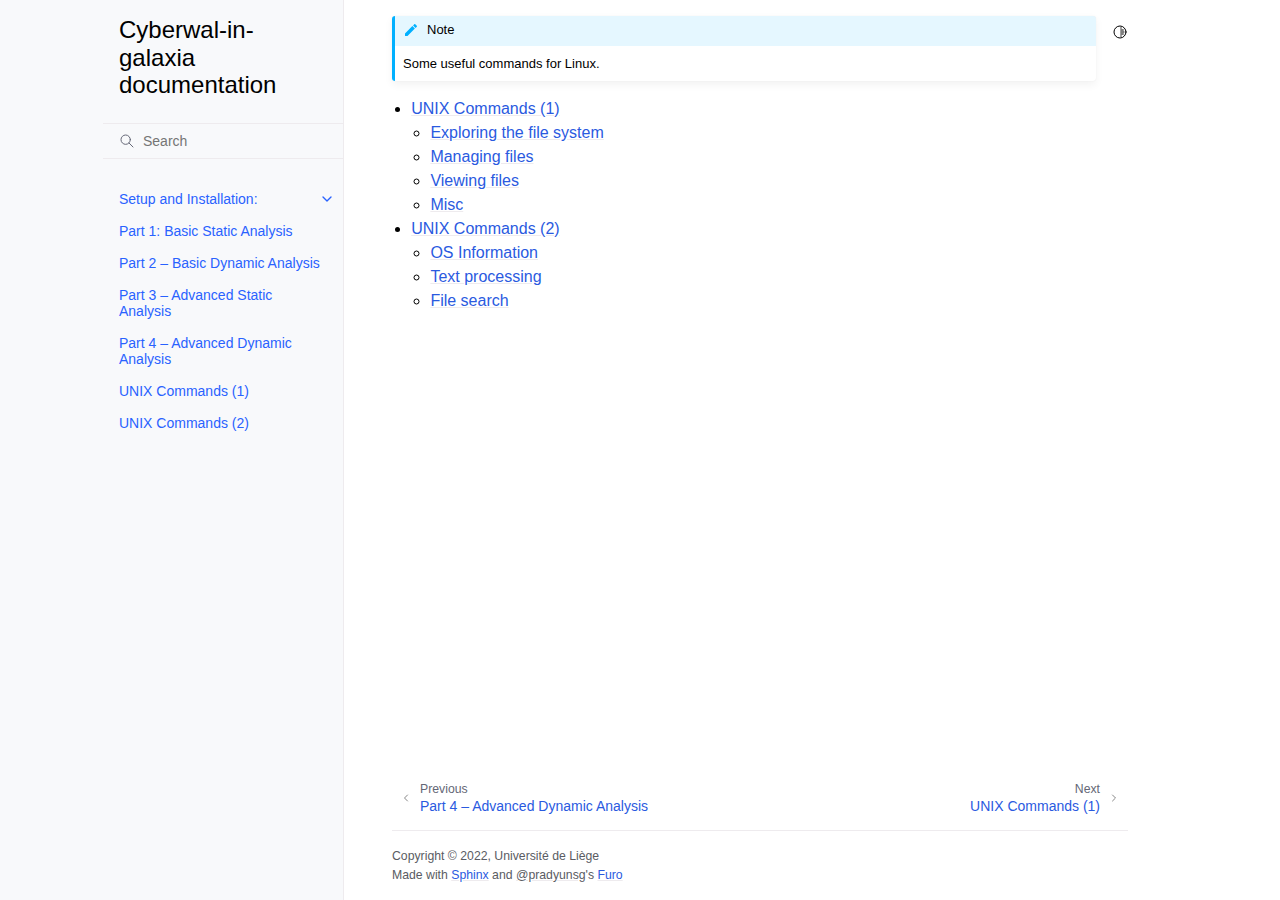
<file: misc/index.html>
<!doctype html>
<html class="no-js" lang="en">
  <head><meta charset="utf-8"/>
    <meta name="viewport" content="width=device-width,initial-scale=1"/>
    <meta name="color-scheme" content="light dark"><link rel="index" title="Index" href="../genindex.html" /><link rel="search" title="Search" href="../search.html" /><link rel="next" title="UNIX Commands (1)" href="unixcmd.html" /><link rel="prev" title="Part 4 – Advanced Dynamic Analysis" href="../part4/index.html" />

    <meta name="generator" content="sphinx-5.3.0, furo 2022.09.29"/>
        <title>&lt;no title&gt; - Cyberwal-in-galaxia documentation</title>
      <link rel="stylesheet" type="text/css" href="../_static/pygments.css" />
    <link rel="stylesheet" type="text/css" href="../_static/styles/furo.css?digest=d81277517bee4d6b0349d71bb2661d4890b5617c" />
    <link rel="stylesheet" type="text/css" href="../_static/styles/furo-extensions.css?digest=30d1aed668e5c3a91c3e3bf6a60b675221979f0e" />
    
    


<style>
  body {
    --color-code-background: #eeffcc;
  --color-code-foreground: black;
  
  }
  @media not print {
    body[data-theme="dark"] {
      --color-code-background: #202020;
  --color-code-foreground: #d0d0d0;
  
    }
    @media (prefers-color-scheme: dark) {
      body:not([data-theme="light"]) {
        --color-code-background: #202020;
  --color-code-foreground: #d0d0d0;
  
      }
    }
  }
</style></head>
  <body>
    
    <script>
      document.body.dataset.theme = localStorage.getItem("theme") || "auto";
    </script>
    

<svg xmlns="http://www.w3.org/2000/svg" style="display: none;">
  <symbol id="svg-toc" viewBox="0 0 24 24">
    <title>Contents</title>
    <svg stroke="currentColor" fill="currentColor" stroke-width="0" viewBox="0 0 1024 1024">
      <path d="M408 442h480c4.4 0 8-3.6 8-8v-56c0-4.4-3.6-8-8-8H408c-4.4 0-8 3.6-8 8v56c0 4.4 3.6 8 8 8zm-8 204c0 4.4 3.6 8 8 8h480c4.4 0 8-3.6 8-8v-56c0-4.4-3.6-8-8-8H408c-4.4 0-8 3.6-8 8v56zm504-486H120c-4.4 0-8 3.6-8 8v56c0 4.4 3.6 8 8 8h784c4.4 0 8-3.6 8-8v-56c0-4.4-3.6-8-8-8zm0 632H120c-4.4 0-8 3.6-8 8v56c0 4.4 3.6 8 8 8h784c4.4 0 8-3.6 8-8v-56c0-4.4-3.6-8-8-8zM115.4 518.9L271.7 642c5.8 4.6 14.4.5 14.4-6.9V388.9c0-7.4-8.5-11.5-14.4-6.9L115.4 505.1a8.74 8.74 0 0 0 0 13.8z"/>
    </svg>
  </symbol>
  <symbol id="svg-menu" viewBox="0 0 24 24">
    <title>Menu</title>
    <svg xmlns="http://www.w3.org/2000/svg" viewBox="0 0 24 24" fill="none" stroke="currentColor"
      stroke-width="2" stroke-linecap="round" stroke-linejoin="round" class="feather-menu">
      <line x1="3" y1="12" x2="21" y2="12"></line>
      <line x1="3" y1="6" x2="21" y2="6"></line>
      <line x1="3" y1="18" x2="21" y2="18"></line>
    </svg>
  </symbol>
  <symbol id="svg-arrow-right" viewBox="0 0 24 24">
    <title>Expand</title>
    <svg xmlns="http://www.w3.org/2000/svg" viewBox="0 0 24 24" fill="none" stroke="currentColor"
      stroke-width="2" stroke-linecap="round" stroke-linejoin="round" class="feather-chevron-right">
      <polyline points="9 18 15 12 9 6"></polyline>
    </svg>
  </symbol>
  <symbol id="svg-sun" viewBox="0 0 24 24">
    <title>Light mode</title>
    <svg xmlns="http://www.w3.org/2000/svg" viewBox="0 0 24 24" fill="none" stroke="currentColor"
      stroke-width="1.5" stroke-linecap="round" stroke-linejoin="round" class="feather-sun">
      <circle cx="12" cy="12" r="5"></circle>
      <line x1="12" y1="1" x2="12" y2="3"></line>
      <line x1="12" y1="21" x2="12" y2="23"></line>
      <line x1="4.22" y1="4.22" x2="5.64" y2="5.64"></line>
      <line x1="18.36" y1="18.36" x2="19.78" y2="19.78"></line>
      <line x1="1" y1="12" x2="3" y2="12"></line>
      <line x1="21" y1="12" x2="23" y2="12"></line>
      <line x1="4.22" y1="19.78" x2="5.64" y2="18.36"></line>
      <line x1="18.36" y1="5.64" x2="19.78" y2="4.22"></line>
    </svg>
  </symbol>
  <symbol id="svg-moon" viewBox="0 0 24 24">
    <title>Dark mode</title>
    <svg xmlns="http://www.w3.org/2000/svg" viewBox="0 0 24 24" fill="none" stroke="currentColor"
      stroke-width="1.5" stroke-linecap="round" stroke-linejoin="round" class="icon-tabler-moon">
      <path stroke="none" d="M0 0h24v24H0z" fill="none" />
      <path d="M12 3c.132 0 .263 0 .393 0a7.5 7.5 0 0 0 7.92 12.446a9 9 0 1 1 -8.313 -12.454z" />
    </svg>
  </symbol>
  <symbol id="svg-sun-half" viewBox="0 0 24 24">
    <title>Auto light/dark mode</title>
    <svg xmlns="http://www.w3.org/2000/svg" viewBox="0 0 24 24" fill="none" stroke="currentColor"
      stroke-width="1.5" stroke-linecap="round" stroke-linejoin="round" class="icon-tabler-shadow">
      <path stroke="none" d="M0 0h24v24H0z" fill="none"/>
      <circle cx="12" cy="12" r="9" />
      <path d="M13 12h5" />
      <path d="M13 15h4" />
      <path d="M13 18h1" />
      <path d="M13 9h4" />
      <path d="M13 6h1" />
    </svg>
  </symbol>
</svg>

<input type="checkbox" class="sidebar-toggle" name="__navigation" id="__navigation">
<input type="checkbox" class="sidebar-toggle" name="__toc" id="__toc">
<label class="overlay sidebar-overlay" for="__navigation">
  <div class="visually-hidden">Hide navigation sidebar</div>
</label>
<label class="overlay toc-overlay" for="__toc">
  <div class="visually-hidden">Hide table of contents sidebar</div>
</label>



<div class="page">
  <header class="mobile-header">
    <div class="header-left">
      <label class="nav-overlay-icon" for="__navigation">
        <div class="visually-hidden">Toggle site navigation sidebar</div>
        <i class="icon"><svg><use href="#svg-menu"></use></svg></i>
      </label>
    </div>
    <div class="header-center">
      <a href="../index.html"><div class="brand">Cyberwal-in-galaxia  documentation</div></a>
    </div>
    <div class="header-right">
      <div class="theme-toggle-container theme-toggle-header">
        <button class="theme-toggle">
          <div class="visually-hidden">Toggle Light / Dark / Auto color theme</div>
          <svg class="theme-icon-when-auto"><use href="#svg-sun-half"></use></svg>
          <svg class="theme-icon-when-dark"><use href="#svg-moon"></use></svg>
          <svg class="theme-icon-when-light"><use href="#svg-sun"></use></svg>
        </button>
      </div>
      <label class="toc-overlay-icon toc-header-icon no-toc" for="__toc">
        <div class="visually-hidden">Toggle table of contents sidebar</div>
        <i class="icon"><svg><use href="#svg-toc"></use></svg></i>
      </label>
    </div>
  </header>
  <aside class="sidebar-drawer">
    <div class="sidebar-container">
      
      <div class="sidebar-sticky"><a class="sidebar-brand" href="../index.html">
  
  
  <span class="sidebar-brand-text">Cyberwal-in-galaxia  documentation</span>
  
</a><form class="sidebar-search-container" method="get" action="../search.html" role="search">
  <input class="sidebar-search" placeholder=Search name="q" aria-label="Search">
  <input type="hidden" name="check_keywords" value="yes">
  <input type="hidden" name="area" value="default">
</form>
<div id="searchbox"></div><div class="sidebar-scroll"><div class="sidebar-tree">
  <ul>
<li class="toctree-l1 has-children"><a class="reference internal" href="../installation/index.html">Setup and Installation:</a><input class="toctree-checkbox" id="toctree-checkbox-1" name="toctree-checkbox-1" role="switch" type="checkbox"/><label for="toctree-checkbox-1"><div class="visually-hidden">Toggle child pages in navigation</div><i class="icon"><svg><use href="#svg-arrow-right"></use></svg></i></label><ul>
<li class="toctree-l2"><a class="reference internal" href="../installation/vmsetup.html">Setting Up a VM on Linux/Windows and Mac (intel chips)</a></li>
<li class="toctree-l2"><a class="reference internal" href="../installation/macsetup.html">Setting Up a VM on a recent Mac (m1 chips)</a></li>
</ul>
</li>
<li class="toctree-l1"><a class="reference internal" href="../part1/index.html">Part 1: Basic Static Analysis</a></li>
<li class="toctree-l1"><a class="reference internal" href="../part2/index.html">Part 2 – Basic Dynamic Analysis</a></li>
<li class="toctree-l1"><a class="reference internal" href="../part3/index.html">Part 3 – Advanced Static Analysis</a></li>
<li class="toctree-l1"><a class="reference internal" href="../part4/index.html">Part 4 – Advanced Dynamic Analysis</a></li>
</ul>
<ul>
<li class="toctree-l1"><a class="reference internal" href="unixcmd.html">UNIX Commands (1)</a></li>
<li class="toctree-l1"><a class="reference internal" href="unixcmd2.html">UNIX Commands (2)</a></li>
</ul>

</div>
</div>

      </div>
      
    </div>
  </aside>
  <div class="main">
    <div class="content">
      <div class="article-container">
        <a href="#" class="back-to-top muted-link">
          <svg xmlns="http://www.w3.org/2000/svg" viewBox="0 0 24 24">
            <path d="M13 20h-2V8l-5.5 5.5-1.42-1.42L12 4.16l7.92 7.92-1.42 1.42L13 8v12z"></path>
          </svg>
          <span>Back to top</span>
        </a>
        <div class="content-icon-container">
          
<div class="theme-toggle-container theme-toggle-content">
            <button class="theme-toggle">
              <div class="visually-hidden">Toggle Light / Dark / Auto color theme</div>
              <svg class="theme-icon-when-auto"><use href="#svg-sun-half"></use></svg>
              <svg class="theme-icon-when-dark"><use href="#svg-moon"></use></svg>
              <svg class="theme-icon-when-light"><use href="#svg-sun"></use></svg>
            </button>
          </div>
          <label class="toc-overlay-icon toc-content-icon no-toc" for="__toc">
            <div class="visually-hidden">Toggle table of contents sidebar</div>
            <i class="icon"><svg><use href="#svg-toc"></use></svg></i>
          </label>
        </div>
        <article role="main">
          <div class="admonition note">
<p class="admonition-title">Note</p>
<p>Some useful commands for Linux.</p>
</div>
<div class="toctree-wrapper compound">
<ul>
<li class="toctree-l1"><a class="reference internal" href="unixcmd.html">UNIX Commands (1)</a><ul>
<li class="toctree-l2"><a class="reference internal" href="unixcmd.html#exploring-the-file-system">Exploring the file system</a></li>
<li class="toctree-l2"><a class="reference internal" href="unixcmd.html#managing-files">Managing files</a></li>
<li class="toctree-l2"><a class="reference internal" href="unixcmd.html#viewing-files">Viewing files</a></li>
<li class="toctree-l2"><a class="reference internal" href="unixcmd.html#misc">Misc</a></li>
</ul>
</li>
<li class="toctree-l1"><a class="reference internal" href="unixcmd2.html">UNIX Commands (2)</a><ul>
<li class="toctree-l2"><a class="reference internal" href="unixcmd2.html#os-information">OS Information</a></li>
<li class="toctree-l2"><a class="reference internal" href="unixcmd2.html#text-processing">Text processing</a></li>
<li class="toctree-l2"><a class="reference internal" href="unixcmd2.html#file-search">File search</a></li>
</ul>
</li>
</ul>
</div>

        </article>
      </div>
      <footer>
        
        <div class="related-pages">
          <a class="next-page" href="unixcmd.html">
              <div class="page-info">
                <div class="context">
                  <span>Next</span>
                </div>
                <div class="title">UNIX Commands (1)</div>
              </div>
              <svg class="furo-related-icon"><use href="#svg-arrow-right"></use></svg>
            </a>
          <a class="prev-page" href="../part4/index.html">
              <svg class="furo-related-icon"><use href="#svg-arrow-right"></use></svg>
              <div class="page-info">
                <div class="context">
                  <span>Previous</span>
                </div>
                
                <div class="title">Part 4 – Advanced Dynamic Analysis</div>
                
              </div>
            </a>
        </div>
        <div class="bottom-of-page">
          <div class="left-details">
            <div class="copyright">
                Copyright &#169; 2022, Université de Liège
            </div>
            Made with <a href="https://www.sphinx-doc.org/">Sphinx</a> and <a class="muted-link" href="https://pradyunsg.me">@pradyunsg</a>'s
            
            <a href="https://github.com/pradyunsg/furo">Furo</a>
            
          </div>
          <div class="right-details">
            <div class="icons">
              
            </div>
          </div>
        </div>
        
      </footer>
    </div>
    <aside class="toc-drawer no-toc">
      
      
      
    </aside>
  </div>
</div><script data-url_root="../" id="documentation_options" src="../_static/documentation_options.js"></script>
    <script src="../_static/jquery.js"></script>
    <script src="../_static/underscore.js"></script>
    <script src="../_static/_sphinx_javascript_frameworks_compat.js"></script>
    <script src="../_static/doctools.js"></script>
    <script src="../_static/sphinx_highlight.js"></script>
    <script src="../_static/scripts/furo.js"></script>
    </body>
</html>
</file>
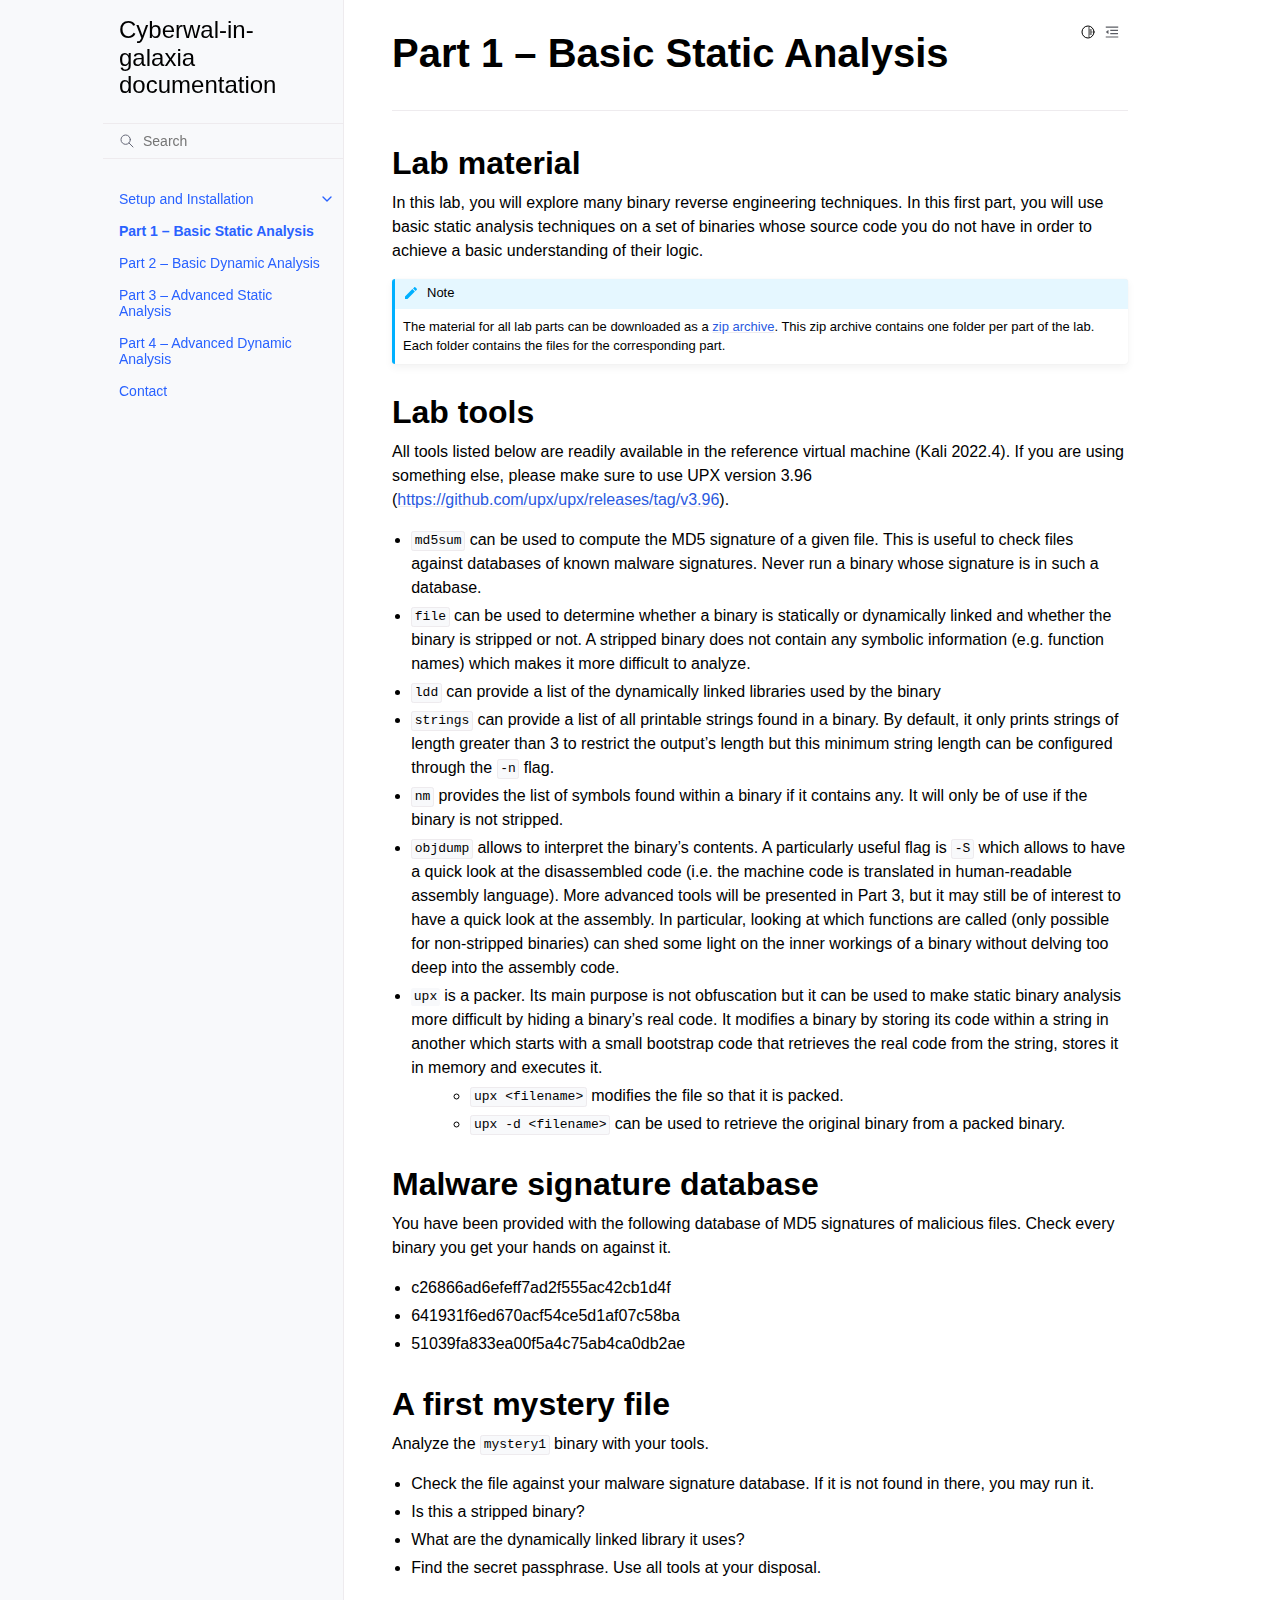
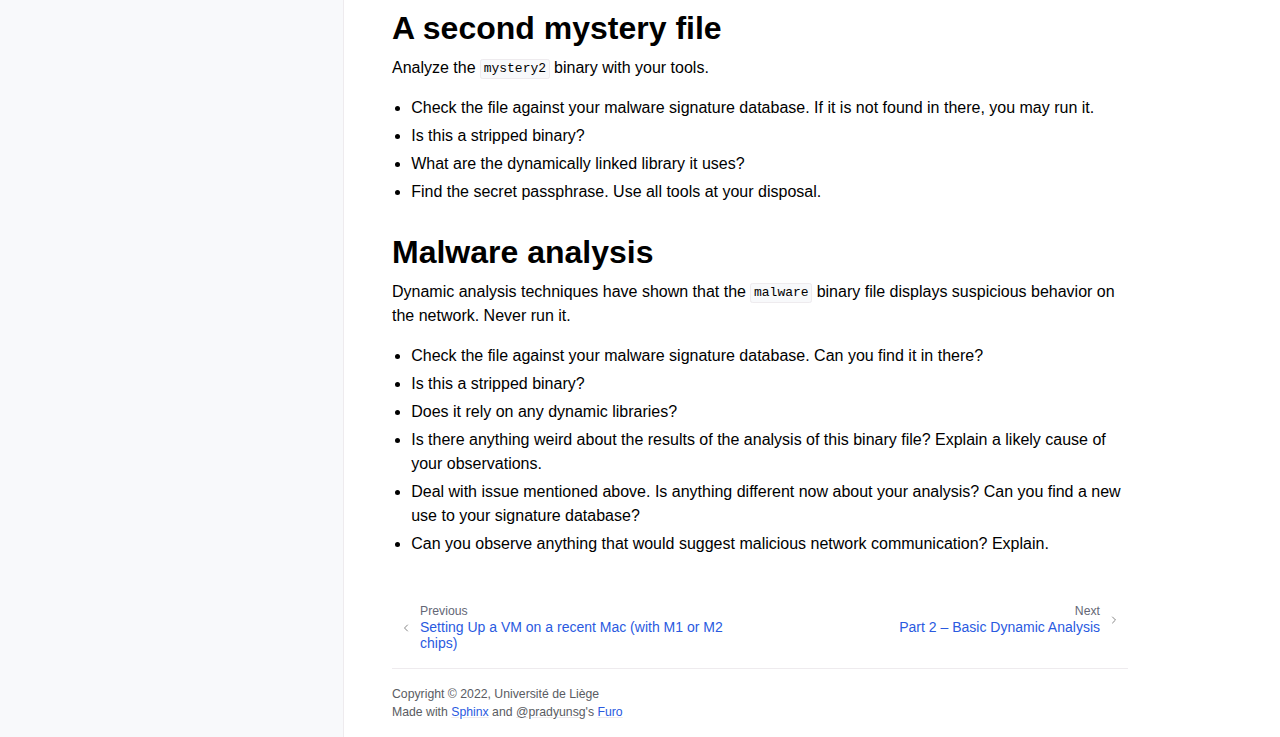
<file: part1/index.html>
<!doctype html>
<html class="no-js" lang="en">
  <head><meta charset="utf-8"/>
    <meta name="viewport" content="width=device-width,initial-scale=1"/>
    <meta name="color-scheme" content="light dark"><link rel="index" title="Index" href="../genindex.html" /><link rel="search" title="Search" href="../search.html" /><link rel="next" title="Part 2 – Basic Dynamic Analysis" href="../part2/index.html" /><link rel="prev" title="Setting Up a VM on a recent Mac (with M1 or M2 chips)" href="../installation/macsetup.html" />

    <meta name="generator" content="sphinx-5.3.0, furo 2022.09.29"/>
        <title>Part 1 – Basic Static Analysis - Cyberwal-in-galaxia documentation</title>
      <link rel="stylesheet" type="text/css" href="../_static/pygments.css" />
    <link rel="stylesheet" type="text/css" href="../_static/styles/furo.css?digest=d81277517bee4d6b0349d71bb2661d4890b5617c" />
    <link rel="stylesheet" type="text/css" href="../_static/styles/furo-extensions.css?digest=30d1aed668e5c3a91c3e3bf6a60b675221979f0e" />
    
    


<style>
  body {
    --color-code-background: #eeffcc;
  --color-code-foreground: black;
  
  }
  @media not print {
    body[data-theme="dark"] {
      --color-code-background: #202020;
  --color-code-foreground: #d0d0d0;
  
    }
    @media (prefers-color-scheme: dark) {
      body:not([data-theme="light"]) {
        --color-code-background: #202020;
  --color-code-foreground: #d0d0d0;
  
      }
    }
  }
</style></head>
  <body>
    
    <script>
      document.body.dataset.theme = localStorage.getItem("theme") || "auto";
    </script>
    

<svg xmlns="http://www.w3.org/2000/svg" style="display: none;">
  <symbol id="svg-toc" viewBox="0 0 24 24">
    <title>Contents</title>
    <svg stroke="currentColor" fill="currentColor" stroke-width="0" viewBox="0 0 1024 1024">
      <path d="M408 442h480c4.4 0 8-3.6 8-8v-56c0-4.4-3.6-8-8-8H408c-4.4 0-8 3.6-8 8v56c0 4.4 3.6 8 8 8zm-8 204c0 4.4 3.6 8 8 8h480c4.4 0 8-3.6 8-8v-56c0-4.4-3.6-8-8-8H408c-4.4 0-8 3.6-8 8v56zm504-486H120c-4.4 0-8 3.6-8 8v56c0 4.4 3.6 8 8 8h784c4.4 0 8-3.6 8-8v-56c0-4.4-3.6-8-8-8zm0 632H120c-4.4 0-8 3.6-8 8v56c0 4.4 3.6 8 8 8h784c4.4 0 8-3.6 8-8v-56c0-4.4-3.6-8-8-8zM115.4 518.9L271.7 642c5.8 4.6 14.4.5 14.4-6.9V388.9c0-7.4-8.5-11.5-14.4-6.9L115.4 505.1a8.74 8.74 0 0 0 0 13.8z"/>
    </svg>
  </symbol>
  <symbol id="svg-menu" viewBox="0 0 24 24">
    <title>Menu</title>
    <svg xmlns="http://www.w3.org/2000/svg" viewBox="0 0 24 24" fill="none" stroke="currentColor"
      stroke-width="2" stroke-linecap="round" stroke-linejoin="round" class="feather-menu">
      <line x1="3" y1="12" x2="21" y2="12"></line>
      <line x1="3" y1="6" x2="21" y2="6"></line>
      <line x1="3" y1="18" x2="21" y2="18"></line>
    </svg>
  </symbol>
  <symbol id="svg-arrow-right" viewBox="0 0 24 24">
    <title>Expand</title>
    <svg xmlns="http://www.w3.org/2000/svg" viewBox="0 0 24 24" fill="none" stroke="currentColor"
      stroke-width="2" stroke-linecap="round" stroke-linejoin="round" class="feather-chevron-right">
      <polyline points="9 18 15 12 9 6"></polyline>
    </svg>
  </symbol>
  <symbol id="svg-sun" viewBox="0 0 24 24">
    <title>Light mode</title>
    <svg xmlns="http://www.w3.org/2000/svg" viewBox="0 0 24 24" fill="none" stroke="currentColor"
      stroke-width="1.5" stroke-linecap="round" stroke-linejoin="round" class="feather-sun">
      <circle cx="12" cy="12" r="5"></circle>
      <line x1="12" y1="1" x2="12" y2="3"></line>
      <line x1="12" y1="21" x2="12" y2="23"></line>
      <line x1="4.22" y1="4.22" x2="5.64" y2="5.64"></line>
      <line x1="18.36" y1="18.36" x2="19.78" y2="19.78"></line>
      <line x1="1" y1="12" x2="3" y2="12"></line>
      <line x1="21" y1="12" x2="23" y2="12"></line>
      <line x1="4.22" y1="19.78" x2="5.64" y2="18.36"></line>
      <line x1="18.36" y1="5.64" x2="19.78" y2="4.22"></line>
    </svg>
  </symbol>
  <symbol id="svg-moon" viewBox="0 0 24 24">
    <title>Dark mode</title>
    <svg xmlns="http://www.w3.org/2000/svg" viewBox="0 0 24 24" fill="none" stroke="currentColor"
      stroke-width="1.5" stroke-linecap="round" stroke-linejoin="round" class="icon-tabler-moon">
      <path stroke="none" d="M0 0h24v24H0z" fill="none" />
      <path d="M12 3c.132 0 .263 0 .393 0a7.5 7.5 0 0 0 7.92 12.446a9 9 0 1 1 -8.313 -12.454z" />
    </svg>
  </symbol>
  <symbol id="svg-sun-half" viewBox="0 0 24 24">
    <title>Auto light/dark mode</title>
    <svg xmlns="http://www.w3.org/2000/svg" viewBox="0 0 24 24" fill="none" stroke="currentColor"
      stroke-width="1.5" stroke-linecap="round" stroke-linejoin="round" class="icon-tabler-shadow">
      <path stroke="none" d="M0 0h24v24H0z" fill="none"/>
      <circle cx="12" cy="12" r="9" />
      <path d="M13 12h5" />
      <path d="M13 15h4" />
      <path d="M13 18h1" />
      <path d="M13 9h4" />
      <path d="M13 6h1" />
    </svg>
  </symbol>
</svg>

<input type="checkbox" class="sidebar-toggle" name="__navigation" id="__navigation">
<input type="checkbox" class="sidebar-toggle" name="__toc" id="__toc">
<label class="overlay sidebar-overlay" for="__navigation">
  <div class="visually-hidden">Hide navigation sidebar</div>
</label>
<label class="overlay toc-overlay" for="__toc">
  <div class="visually-hidden">Hide table of contents sidebar</div>
</label>



<div class="page">
  <header class="mobile-header">
    <div class="header-left">
      <label class="nav-overlay-icon" for="__navigation">
        <div class="visually-hidden">Toggle site navigation sidebar</div>
        <i class="icon"><svg><use href="#svg-menu"></use></svg></i>
      </label>
    </div>
    <div class="header-center">
      <a href="../index.html"><div class="brand">Cyberwal-in-galaxia  documentation</div></a>
    </div>
    <div class="header-right">
      <div class="theme-toggle-container theme-toggle-header">
        <button class="theme-toggle">
          <div class="visually-hidden">Toggle Light / Dark / Auto color theme</div>
          <svg class="theme-icon-when-auto"><use href="#svg-sun-half"></use></svg>
          <svg class="theme-icon-when-dark"><use href="#svg-moon"></use></svg>
          <svg class="theme-icon-when-light"><use href="#svg-sun"></use></svg>
        </button>
      </div>
      <label class="toc-overlay-icon toc-header-icon" for="__toc">
        <div class="visually-hidden">Toggle table of contents sidebar</div>
        <i class="icon"><svg><use href="#svg-toc"></use></svg></i>
      </label>
    </div>
  </header>
  <aside class="sidebar-drawer">
    <div class="sidebar-container">
      
      <div class="sidebar-sticky"><a class="sidebar-brand" href="../index.html">
  
  
  <span class="sidebar-brand-text">Cyberwal-in-galaxia  documentation</span>
  
</a><form class="sidebar-search-container" method="get" action="../search.html" role="search">
  <input class="sidebar-search" placeholder=Search name="q" aria-label="Search">
  <input type="hidden" name="check_keywords" value="yes">
  <input type="hidden" name="area" value="default">
</form>
<div id="searchbox"></div><div class="sidebar-scroll"><div class="sidebar-tree">
  <ul class="current">
<li class="toctree-l1 has-children"><a class="reference internal" href="../installation/index.html">Setup and Installation</a><input class="toctree-checkbox" id="toctree-checkbox-1" name="toctree-checkbox-1" role="switch" type="checkbox"/><label for="toctree-checkbox-1"><div class="visually-hidden">Toggle child pages in navigation</div><i class="icon"><svg><use href="#svg-arrow-right"></use></svg></i></label><ul>
<li class="toctree-l2"><a class="reference internal" href="../installation/vmsetup.html">Setting Up a VM on Linux/Windows and Mac (Intel chips)</a></li>
<li class="toctree-l2"><a class="reference internal" href="../installation/macsetup.html">Setting Up a VM on a recent Mac (with M1 or M2 chips)</a></li>
</ul>
</li>
<li class="toctree-l1 current current-page"><a class="current reference internal" href="#">Part 1 – Basic Static Analysis</a></li>
<li class="toctree-l1"><a class="reference internal" href="../part2/index.html">Part 2 – Basic Dynamic Analysis</a></li>
<li class="toctree-l1"><a class="reference internal" href="../part3/index.html">Part 3 – Advanced Static Analysis</a></li>
<li class="toctree-l1"><a class="reference internal" href="../part4/index.html">Part 4 – Advanced Dynamic Analysis</a></li>
<li class="toctree-l1"><a class="reference internal" href="../contact/index.html">Contact</a></li>
</ul>

</div>
</div>

      </div>
      
    </div>
  </aside>
  <div class="main">
    <div class="content">
      <div class="article-container">
        <a href="#" class="back-to-top muted-link">
          <svg xmlns="http://www.w3.org/2000/svg" viewBox="0 0 24 24">
            <path d="M13 20h-2V8l-5.5 5.5-1.42-1.42L12 4.16l7.92 7.92-1.42 1.42L13 8v12z"></path>
          </svg>
          <span>Back to top</span>
        </a>
        <div class="content-icon-container">
          
<div class="theme-toggle-container theme-toggle-content">
            <button class="theme-toggle">
              <div class="visually-hidden">Toggle Light / Dark / Auto color theme</div>
              <svg class="theme-icon-when-auto"><use href="#svg-sun-half"></use></svg>
              <svg class="theme-icon-when-dark"><use href="#svg-moon"></use></svg>
              <svg class="theme-icon-when-light"><use href="#svg-sun"></use></svg>
            </button>
          </div>
          <label class="toc-overlay-icon toc-content-icon" for="__toc">
            <div class="visually-hidden">Toggle table of contents sidebar</div>
            <i class="icon"><svg><use href="#svg-toc"></use></svg></i>
          </label>
        </div>
        <article role="main">
          <div class="section" id="part-1-basic-static-analysis">
<h1>Part 1 – Basic Static Analysis<a class="headerlink" href="#part-1-basic-static-analysis" title="Permalink to this heading">#</a></h1>
<hr class="docutils" />
<div class="section" id="lab-material">
<h2>Lab material<a class="headerlink" href="#lab-material" title="Permalink to this heading">#</a></h2>
<p>In this lab, you will explore many binary reverse engineering techniques. In this first part, you will use basic static analysis techniques on a set of binaries whose source code you do not have in order to achieve a basic understanding of their logic.</p>
<div class="admonition note">
<p class="admonition-title">Note</p>
<p>The material for all lab parts can be downloaded as a <a class="reference external" href="https://dox.uliege.be/index.php/s/Tk9ywgpdjziBGYJ/download">zip archive</a>. This zip archive contains one folder per part of the lab. Each folder contains the files for the corresponding part.</p>
</div>
</div>
<div class="section" id="lab-tools">
<h2>Lab tools<a class="headerlink" href="#lab-tools" title="Permalink to this heading">#</a></h2>
<p>All tools listed below are readily available in the reference virtual machine (Kali 2022.4). If you are using something else, please make sure to use UPX version 3.96 (<a class="reference external" href="https://github.com/upx/upx/releases/tag/v3.96">https://github.com/upx/upx/releases/tag/v3.96</a>).</p>
<ul class="simple">
<li><p><code class="docutils literal notranslate"><span class="pre">md5sum</span></code> can be used to compute the MD5 signature of a given file. This is useful to check files against databases of known malware signatures. Never run a binary whose signature is in such a database.</p></li>
<li><p><code class="docutils literal notranslate"><span class="pre">file</span></code> can be used to determine whether a binary is statically or dynamically linked and whether the binary is stripped or not. A stripped binary does not contain any symbolic information (e.g. function names) which makes it more difficult to analyze.</p></li>
<li><p><code class="docutils literal notranslate"><span class="pre">ldd</span></code> can provide a list of the dynamically linked libraries used by the binary</p></li>
<li><p><code class="docutils literal notranslate"><span class="pre">strings</span></code> can provide a list of all printable strings found in a binary. By default, it only prints strings of length greater than 3 to restrict the output’s length but this minimum string length can be configured through the <code class="docutils literal notranslate"><span class="pre">-n</span></code> flag.</p></li>
<li><p><code class="docutils literal notranslate"><span class="pre">nm</span></code> provides the list of symbols found within a binary if it contains any. It will only be of use if the binary is not stripped.</p></li>
<li><p><code class="docutils literal notranslate"><span class="pre">objdump</span></code> allows to interpret the binary’s contents. A particularly useful flag is <code class="docutils literal notranslate"><span class="pre">-S</span></code> which allows to have a quick look at the disassembled code (i.e. the machine code is translated in human-readable assembly language). More advanced tools will be presented in Part 3, but it may still be of interest to have a quick look at the assembly. In particular, looking at which functions are called (only possible for non-stripped binaries) can shed some light on the inner workings of a binary without delving too deep into the assembly code.</p></li>
<li><dl class="simple">
<dt><code class="docutils literal notranslate"><span class="pre">upx</span></code> is a packer. Its main purpose is not obfuscation but it can be used to make static binary analysis more difficult by hiding a binary’s real code. It modifies a binary by storing its code within a string in another which starts with a small bootstrap code that retrieves the real code from the string, stores it in memory and executes it.</dt><dd><ul>
<li><p><code class="docutils literal notranslate"><span class="pre">upx</span> <span class="pre">&lt;filename&gt;</span></code> modifies the file so that it is packed.</p></li>
<li><p><code class="docutils literal notranslate"><span class="pre">upx</span> <span class="pre">-d</span> <span class="pre">&lt;filename&gt;</span></code> can be used to retrieve the original binary from a packed binary.</p></li>
</ul>
</dd>
</dl>
</li>
</ul>
</div>
<div class="section" id="malware-signature-database">
<h2>Malware signature database<a class="headerlink" href="#malware-signature-database" title="Permalink to this heading">#</a></h2>
<p>You have been provided with the following database of MD5 signatures of malicious files. Check every binary you get your hands on against it.</p>
<ul class="simple">
<li><p>c26866ad6efeff7ad2f555ac42cb1d4f</p></li>
<li><p>641931f6ed670acf54ce5d1af07c58ba</p></li>
<li><p>51039fa833ea00f5a4c75ab4ca0db2ae</p></li>
</ul>
</div>
<div class="section" id="a-first-mystery-file">
<h2>A first mystery file<a class="headerlink" href="#a-first-mystery-file" title="Permalink to this heading">#</a></h2>
<p>Analyze the <code class="docutils literal notranslate"><span class="pre">mystery1</span></code> binary with your tools.</p>
<ul class="simple">
<li><p>Check the file against your malware signature database. If it is not found in there, you may run it.</p></li>
<li><p>Is this a stripped binary?</p></li>
<li><p>What are the dynamically linked library it uses?</p></li>
<li><p>Find the secret passphrase. Use all tools at your disposal.</p></li>
</ul>
</div>
<div class="section" id="a-second-mystery-file">
<h2>A second mystery file<a class="headerlink" href="#a-second-mystery-file" title="Permalink to this heading">#</a></h2>
<p>Analyze the <code class="docutils literal notranslate"><span class="pre">mystery2</span></code> binary with your tools.</p>
<ul class="simple">
<li><p>Check the file against your malware signature database. If it is not found in there, you may run it.</p></li>
<li><p>Is this a stripped binary?</p></li>
<li><p>What are the dynamically linked library it uses?</p></li>
<li><p>Find the secret passphrase. Use all tools at your disposal.</p></li>
</ul>
</div>
<div class="section" id="malware-analysis">
<h2>Malware analysis<a class="headerlink" href="#malware-analysis" title="Permalink to this heading">#</a></h2>
<p>Dynamic analysis techniques have shown that the <code class="docutils literal notranslate"><span class="pre">malware</span></code> binary file displays suspicious behavior on the network. Never run it.</p>
<ul class="simple">
<li><p>Check the file against your malware signature database. Can you find it in there?</p></li>
<li><p>Is this a stripped binary?</p></li>
<li><p>Does it rely on any dynamic libraries?</p></li>
<li><p>Is there anything weird about the results of the analysis of this binary file? Explain a likely cause of your observations.</p></li>
<li><p>Deal with issue mentioned above. Is anything different now about your analysis? Can you find a new use to your signature database?</p></li>
<li><p>Can you observe anything that would suggest malicious network communication? Explain.</p></li>
</ul>
</div>
</div>

        </article>
      </div>
      <footer>
        
        <div class="related-pages">
          <a class="next-page" href="../part2/index.html">
              <div class="page-info">
                <div class="context">
                  <span>Next</span>
                </div>
                <div class="title">Part 2 – Basic Dynamic Analysis</div>
              </div>
              <svg class="furo-related-icon"><use href="#svg-arrow-right"></use></svg>
            </a>
          <a class="prev-page" href="../installation/macsetup.html">
              <svg class="furo-related-icon"><use href="#svg-arrow-right"></use></svg>
              <div class="page-info">
                <div class="context">
                  <span>Previous</span>
                </div>
                
                <div class="title">Setting Up a VM on a recent Mac (with M1 or M2 chips)</div>
                
              </div>
            </a>
        </div>
        <div class="bottom-of-page">
          <div class="left-details">
            <div class="copyright">
                Copyright &#169; 2022, Université de Liège
            </div>
            Made with <a href="https://www.sphinx-doc.org/">Sphinx</a> and <a class="muted-link" href="https://pradyunsg.me">@pradyunsg</a>'s
            
            <a href="https://github.com/pradyunsg/furo">Furo</a>
            
          </div>
          <div class="right-details">
            <div class="icons">
              
            </div>
          </div>
        </div>
        
      </footer>
    </div>
    <aside class="toc-drawer">
      
      
      <div class="toc-sticky toc-scroll">
        <div class="toc-title-container">
          <span class="toc-title">
            On this page
          </span>
        </div>
        <div class="toc-tree-container">
          <div class="toc-tree">
            <ul>
<li><a class="reference internal" href="#">Part 1 – Basic Static Analysis</a><ul>
<li><a class="reference internal" href="#lab-material">Lab material</a></li>
<li><a class="reference internal" href="#lab-tools">Lab tools</a></li>
<li><a class="reference internal" href="#malware-signature-database">Malware signature database</a></li>
<li><a class="reference internal" href="#a-first-mystery-file">A first mystery file</a></li>
<li><a class="reference internal" href="#a-second-mystery-file">A second mystery file</a></li>
<li><a class="reference internal" href="#malware-analysis">Malware analysis</a></li>
</ul>
</li>
</ul>

          </div>
        </div>
      </div>
      
      
    </aside>
  </div>
</div><script data-url_root="../" id="documentation_options" src="../_static/documentation_options.js"></script>
    <script src="../_static/jquery.js"></script>
    <script src="../_static/underscore.js"></script>
    <script src="../_static/_sphinx_javascript_frameworks_compat.js"></script>
    <script src="../_static/doctools.js"></script>
    <script src="../_static/sphinx_highlight.js"></script>
    <script src="../_static/scripts/furo.js"></script>
    </body>
</html>
</file>
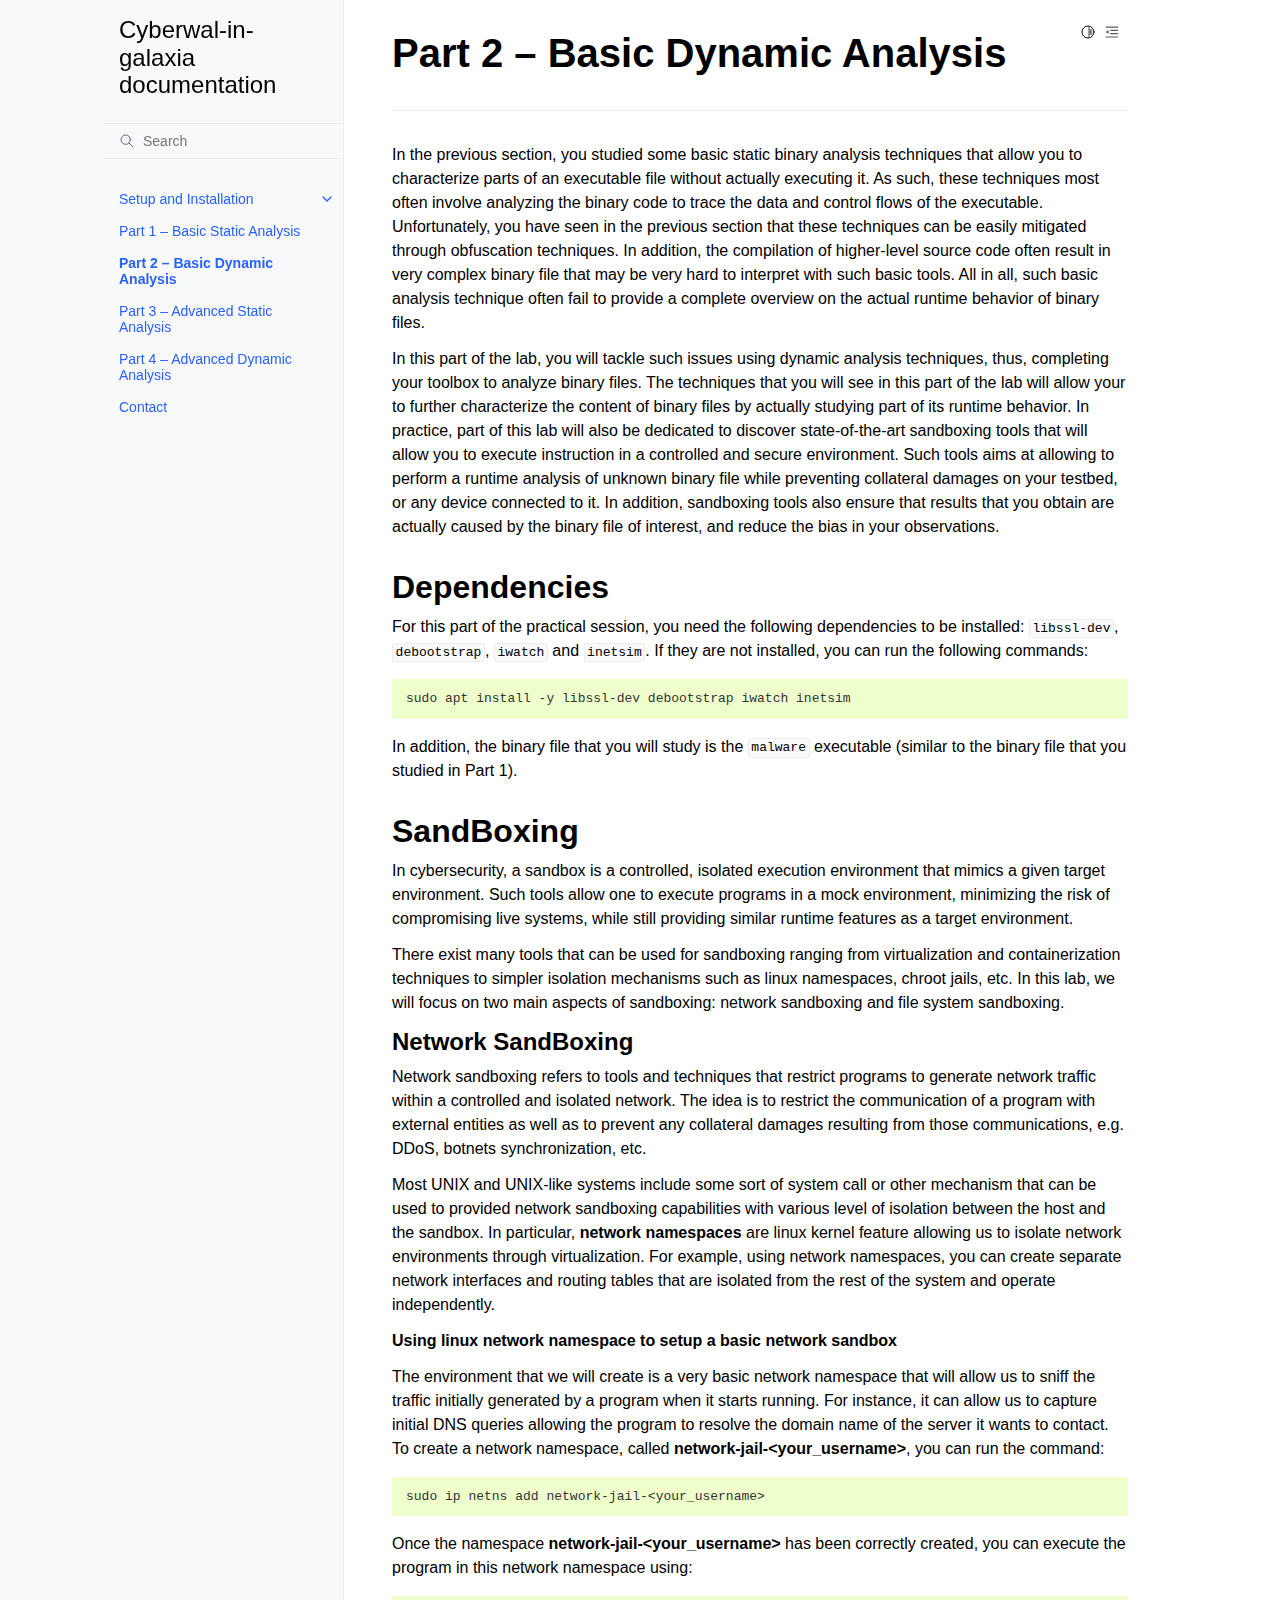
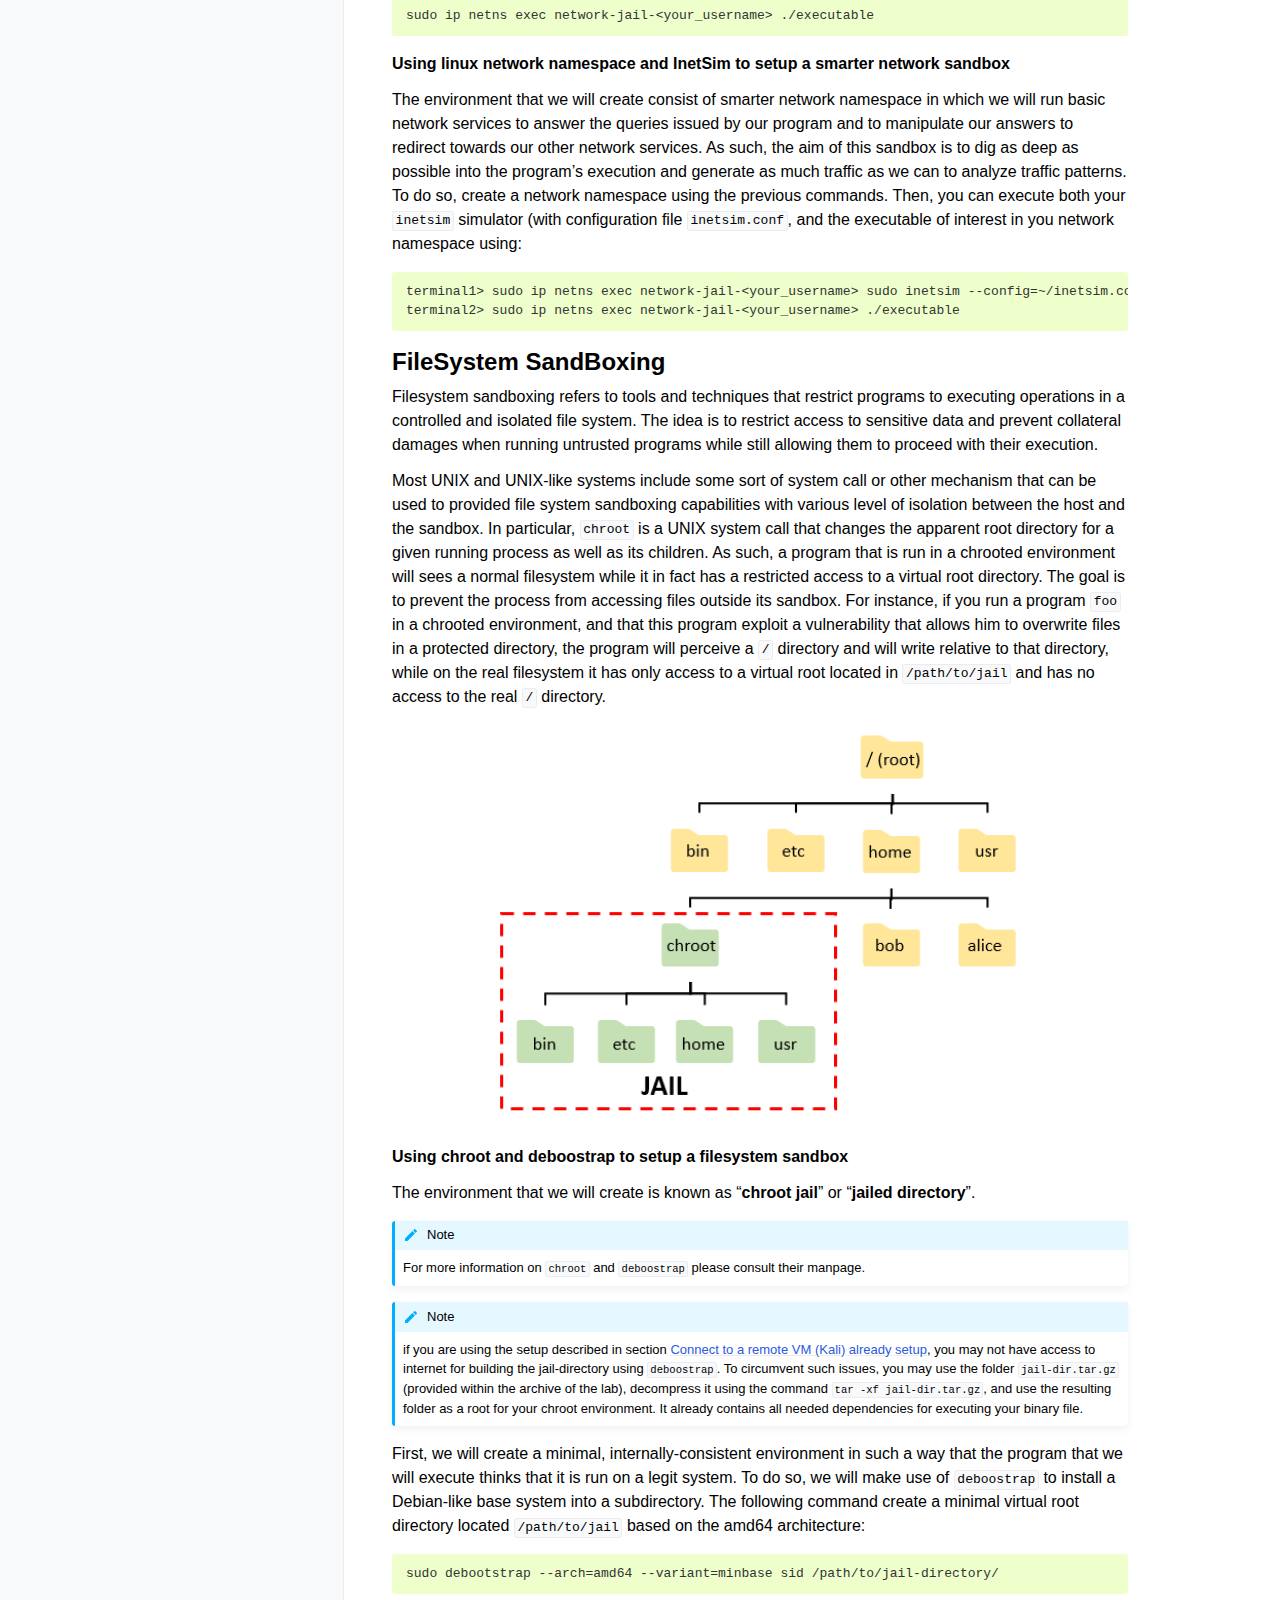
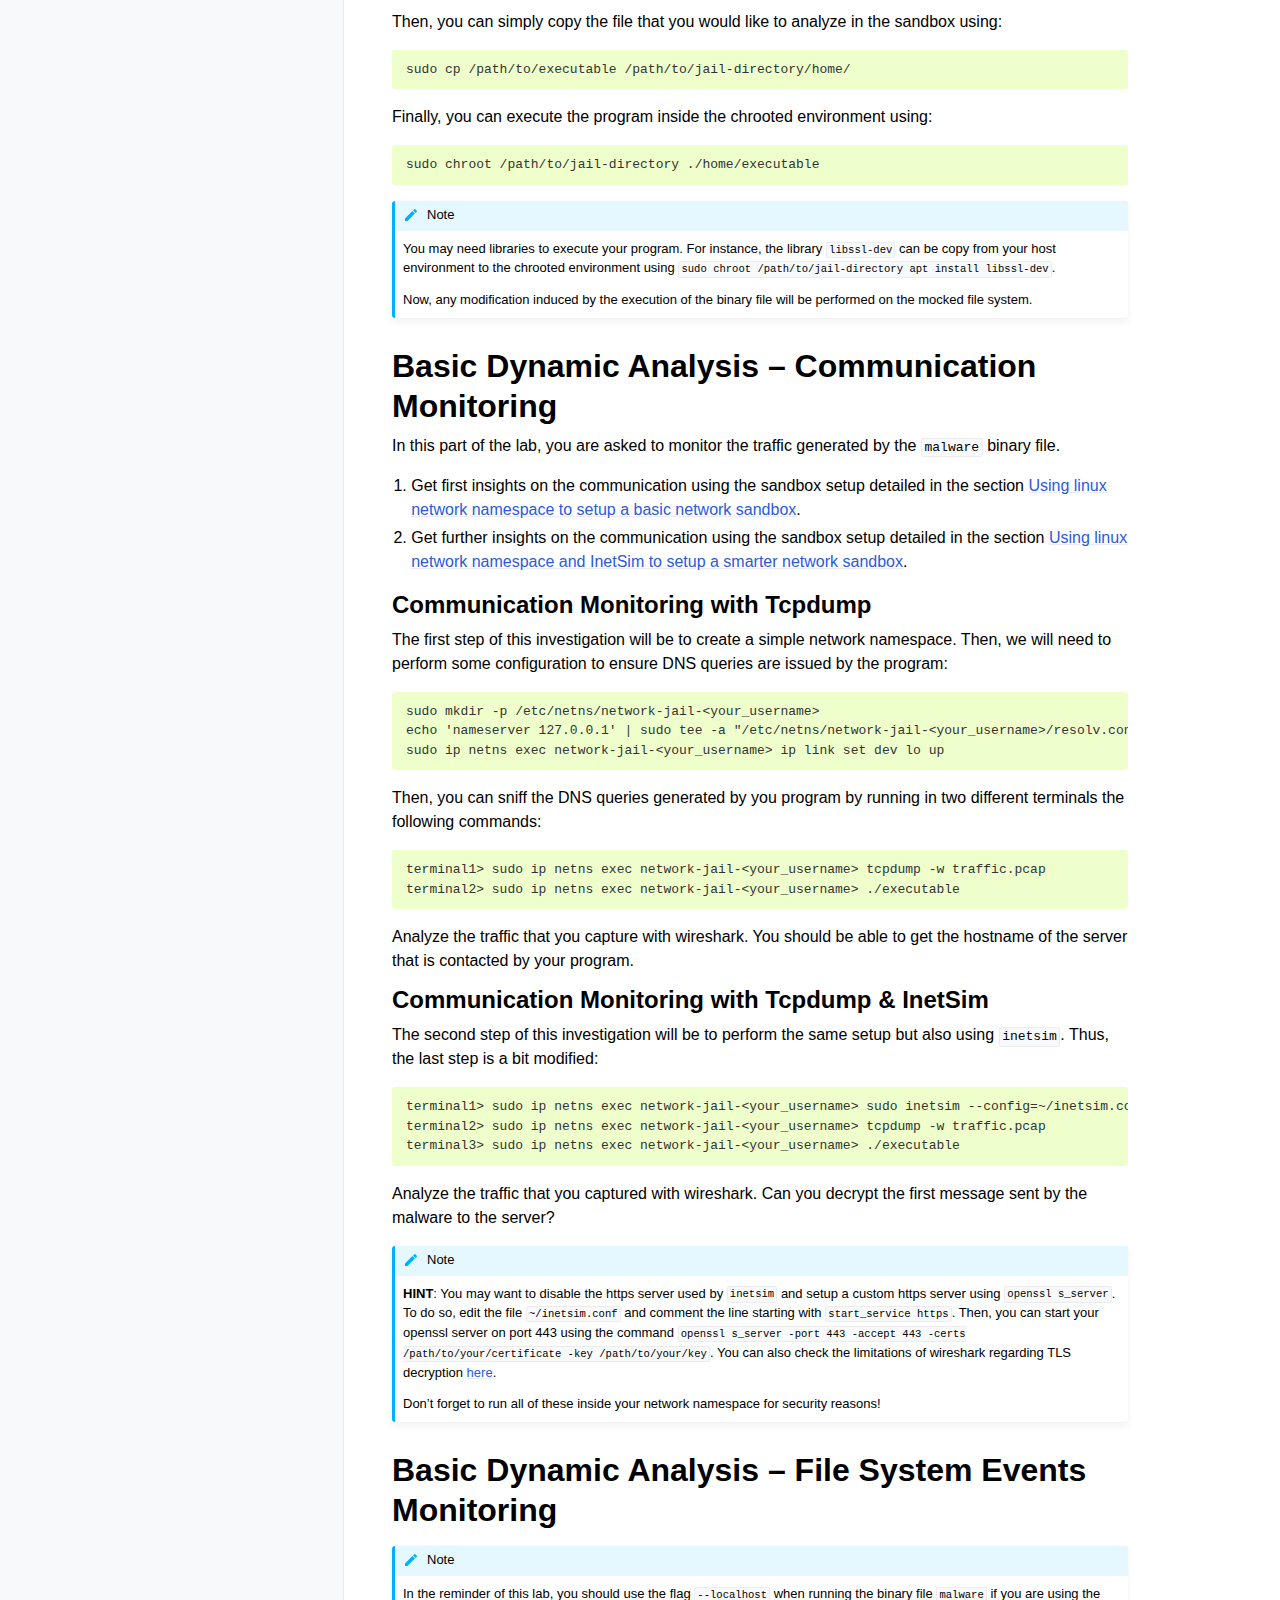
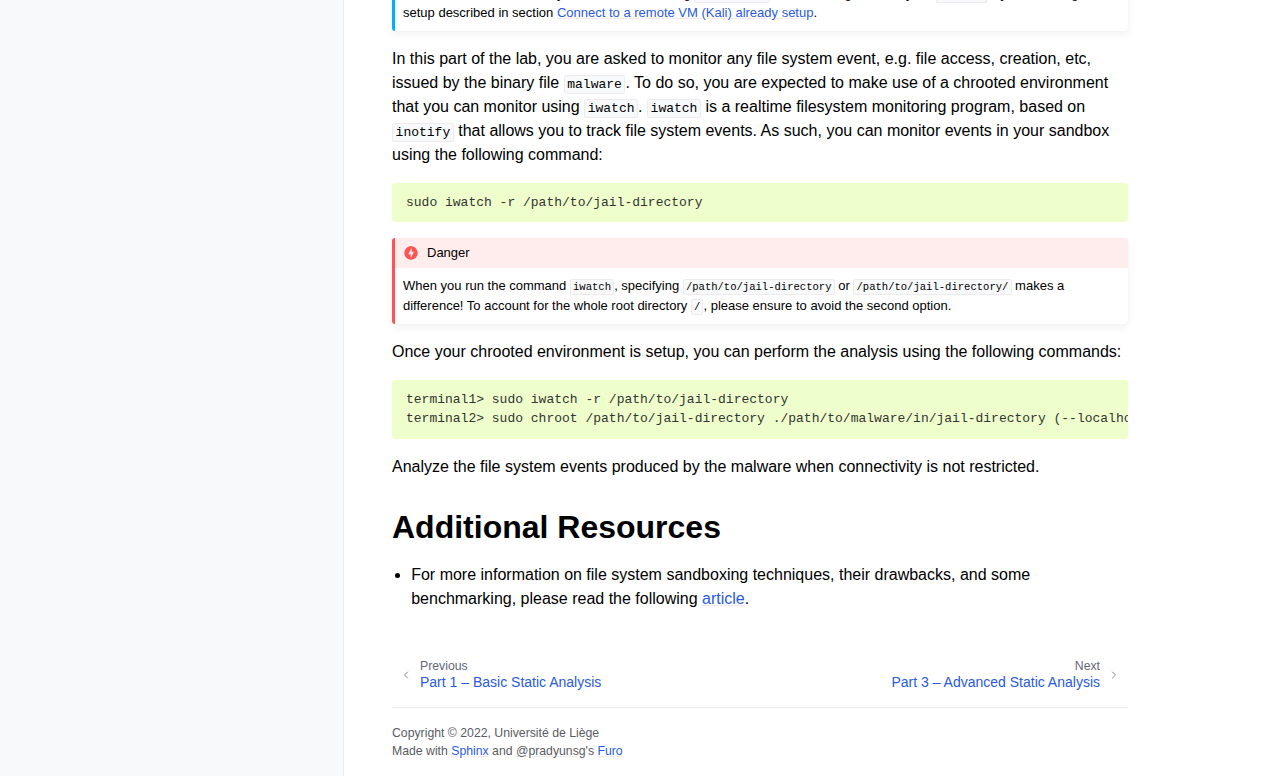
<file: part2/index.html>
<!doctype html>
<html class="no-js" lang="en">
  <head><meta charset="utf-8"/>
    <meta name="viewport" content="width=device-width,initial-scale=1"/>
    <meta name="color-scheme" content="light dark"><link rel="index" title="Index" href="../genindex.html" /><link rel="search" title="Search" href="../search.html" /><link rel="next" title="Part 3 – Advanced Static Analysis" href="../part3/index.html" /><link rel="prev" title="Part 1 – Basic Static Analysis" href="../part1/index.html" />

    <meta name="generator" content="sphinx-5.3.0, furo 2022.09.29"/>
        <title>Part 2 – Basic Dynamic Analysis - Cyberwal-in-galaxia documentation</title>
      <link rel="stylesheet" type="text/css" href="../_static/pygments.css" />
    <link rel="stylesheet" type="text/css" href="../_static/styles/furo.css?digest=d81277517bee4d6b0349d71bb2661d4890b5617c" />
    <link rel="stylesheet" type="text/css" href="../_static/styles/furo-extensions.css?digest=30d1aed668e5c3a91c3e3bf6a60b675221979f0e" />
    
    


<style>
  body {
    --color-code-background: #eeffcc;
  --color-code-foreground: black;
  
  }
  @media not print {
    body[data-theme="dark"] {
      --color-code-background: #202020;
  --color-code-foreground: #d0d0d0;
  
    }
    @media (prefers-color-scheme: dark) {
      body:not([data-theme="light"]) {
        --color-code-background: #202020;
  --color-code-foreground: #d0d0d0;
  
      }
    }
  }
</style></head>
  <body>
    
    <script>
      document.body.dataset.theme = localStorage.getItem("theme") || "auto";
    </script>
    

<svg xmlns="http://www.w3.org/2000/svg" style="display: none;">
  <symbol id="svg-toc" viewBox="0 0 24 24">
    <title>Contents</title>
    <svg stroke="currentColor" fill="currentColor" stroke-width="0" viewBox="0 0 1024 1024">
      <path d="M408 442h480c4.4 0 8-3.6 8-8v-56c0-4.4-3.6-8-8-8H408c-4.4 0-8 3.6-8 8v56c0 4.4 3.6 8 8 8zm-8 204c0 4.4 3.6 8 8 8h480c4.4 0 8-3.6 8-8v-56c0-4.4-3.6-8-8-8H408c-4.4 0-8 3.6-8 8v56zm504-486H120c-4.4 0-8 3.6-8 8v56c0 4.4 3.6 8 8 8h784c4.4 0 8-3.6 8-8v-56c0-4.4-3.6-8-8-8zm0 632H120c-4.4 0-8 3.6-8 8v56c0 4.4 3.6 8 8 8h784c4.4 0 8-3.6 8-8v-56c0-4.4-3.6-8-8-8zM115.4 518.9L271.7 642c5.8 4.6 14.4.5 14.4-6.9V388.9c0-7.4-8.5-11.5-14.4-6.9L115.4 505.1a8.74 8.74 0 0 0 0 13.8z"/>
    </svg>
  </symbol>
  <symbol id="svg-menu" viewBox="0 0 24 24">
    <title>Menu</title>
    <svg xmlns="http://www.w3.org/2000/svg" viewBox="0 0 24 24" fill="none" stroke="currentColor"
      stroke-width="2" stroke-linecap="round" stroke-linejoin="round" class="feather-menu">
      <line x1="3" y1="12" x2="21" y2="12"></line>
      <line x1="3" y1="6" x2="21" y2="6"></line>
      <line x1="3" y1="18" x2="21" y2="18"></line>
    </svg>
  </symbol>
  <symbol id="svg-arrow-right" viewBox="0 0 24 24">
    <title>Expand</title>
    <svg xmlns="http://www.w3.org/2000/svg" viewBox="0 0 24 24" fill="none" stroke="currentColor"
      stroke-width="2" stroke-linecap="round" stroke-linejoin="round" class="feather-chevron-right">
      <polyline points="9 18 15 12 9 6"></polyline>
    </svg>
  </symbol>
  <symbol id="svg-sun" viewBox="0 0 24 24">
    <title>Light mode</title>
    <svg xmlns="http://www.w3.org/2000/svg" viewBox="0 0 24 24" fill="none" stroke="currentColor"
      stroke-width="1.5" stroke-linecap="round" stroke-linejoin="round" class="feather-sun">
      <circle cx="12" cy="12" r="5"></circle>
      <line x1="12" y1="1" x2="12" y2="3"></line>
      <line x1="12" y1="21" x2="12" y2="23"></line>
      <line x1="4.22" y1="4.22" x2="5.64" y2="5.64"></line>
      <line x1="18.36" y1="18.36" x2="19.78" y2="19.78"></line>
      <line x1="1" y1="12" x2="3" y2="12"></line>
      <line x1="21" y1="12" x2="23" y2="12"></line>
      <line x1="4.22" y1="19.78" x2="5.64" y2="18.36"></line>
      <line x1="18.36" y1="5.64" x2="19.78" y2="4.22"></line>
    </svg>
  </symbol>
  <symbol id="svg-moon" viewBox="0 0 24 24">
    <title>Dark mode</title>
    <svg xmlns="http://www.w3.org/2000/svg" viewBox="0 0 24 24" fill="none" stroke="currentColor"
      stroke-width="1.5" stroke-linecap="round" stroke-linejoin="round" class="icon-tabler-moon">
      <path stroke="none" d="M0 0h24v24H0z" fill="none" />
      <path d="M12 3c.132 0 .263 0 .393 0a7.5 7.5 0 0 0 7.92 12.446a9 9 0 1 1 -8.313 -12.454z" />
    </svg>
  </symbol>
  <symbol id="svg-sun-half" viewBox="0 0 24 24">
    <title>Auto light/dark mode</title>
    <svg xmlns="http://www.w3.org/2000/svg" viewBox="0 0 24 24" fill="none" stroke="currentColor"
      stroke-width="1.5" stroke-linecap="round" stroke-linejoin="round" class="icon-tabler-shadow">
      <path stroke="none" d="M0 0h24v24H0z" fill="none"/>
      <circle cx="12" cy="12" r="9" />
      <path d="M13 12h5" />
      <path d="M13 15h4" />
      <path d="M13 18h1" />
      <path d="M13 9h4" />
      <path d="M13 6h1" />
    </svg>
  </symbol>
</svg>

<input type="checkbox" class="sidebar-toggle" name="__navigation" id="__navigation">
<input type="checkbox" class="sidebar-toggle" name="__toc" id="__toc">
<label class="overlay sidebar-overlay" for="__navigation">
  <div class="visually-hidden">Hide navigation sidebar</div>
</label>
<label class="overlay toc-overlay" for="__toc">
  <div class="visually-hidden">Hide table of contents sidebar</div>
</label>



<div class="page">
  <header class="mobile-header">
    <div class="header-left">
      <label class="nav-overlay-icon" for="__navigation">
        <div class="visually-hidden">Toggle site navigation sidebar</div>
        <i class="icon"><svg><use href="#svg-menu"></use></svg></i>
      </label>
    </div>
    <div class="header-center">
      <a href="../index.html"><div class="brand">Cyberwal-in-galaxia  documentation</div></a>
    </div>
    <div class="header-right">
      <div class="theme-toggle-container theme-toggle-header">
        <button class="theme-toggle">
          <div class="visually-hidden">Toggle Light / Dark / Auto color theme</div>
          <svg class="theme-icon-when-auto"><use href="#svg-sun-half"></use></svg>
          <svg class="theme-icon-when-dark"><use href="#svg-moon"></use></svg>
          <svg class="theme-icon-when-light"><use href="#svg-sun"></use></svg>
        </button>
      </div>
      <label class="toc-overlay-icon toc-header-icon" for="__toc">
        <div class="visually-hidden">Toggle table of contents sidebar</div>
        <i class="icon"><svg><use href="#svg-toc"></use></svg></i>
      </label>
    </div>
  </header>
  <aside class="sidebar-drawer">
    <div class="sidebar-container">
      
      <div class="sidebar-sticky"><a class="sidebar-brand" href="../index.html">
  
  
  <span class="sidebar-brand-text">Cyberwal-in-galaxia  documentation</span>
  
</a><form class="sidebar-search-container" method="get" action="../search.html" role="search">
  <input class="sidebar-search" placeholder=Search name="q" aria-label="Search">
  <input type="hidden" name="check_keywords" value="yes">
  <input type="hidden" name="area" value="default">
</form>
<div id="searchbox"></div><div class="sidebar-scroll"><div class="sidebar-tree">
  <ul class="current">
<li class="toctree-l1 has-children"><a class="reference internal" href="../installation/index.html">Setup and Installation</a><input class="toctree-checkbox" id="toctree-checkbox-1" name="toctree-checkbox-1" role="switch" type="checkbox"/><label for="toctree-checkbox-1"><div class="visually-hidden">Toggle child pages in navigation</div><i class="icon"><svg><use href="#svg-arrow-right"></use></svg></i></label><ul>
<li class="toctree-l2"><a class="reference internal" href="../installation/vmsetup.html">Setting Up a VM on Linux/Windows and Mac (Intel chips)</a></li>
<li class="toctree-l2"><a class="reference internal" href="../installation/macsetup.html">Setting Up a VM on a recent Mac (with M1 or M2 chips)</a></li>
</ul>
</li>
<li class="toctree-l1"><a class="reference internal" href="../part1/index.html">Part 1 – Basic Static Analysis</a></li>
<li class="toctree-l1 current current-page"><a class="current reference internal" href="#">Part 2 – Basic Dynamic Analysis</a></li>
<li class="toctree-l1"><a class="reference internal" href="../part3/index.html">Part 3 – Advanced Static Analysis</a></li>
<li class="toctree-l1"><a class="reference internal" href="../part4/index.html">Part 4 – Advanced Dynamic Analysis</a></li>
<li class="toctree-l1"><a class="reference internal" href="../contact/index.html">Contact</a></li>
</ul>

</div>
</div>

      </div>
      
    </div>
  </aside>
  <div class="main">
    <div class="content">
      <div class="article-container">
        <a href="#" class="back-to-top muted-link">
          <svg xmlns="http://www.w3.org/2000/svg" viewBox="0 0 24 24">
            <path d="M13 20h-2V8l-5.5 5.5-1.42-1.42L12 4.16l7.92 7.92-1.42 1.42L13 8v12z"></path>
          </svg>
          <span>Back to top</span>
        </a>
        <div class="content-icon-container">
          
<div class="theme-toggle-container theme-toggle-content">
            <button class="theme-toggle">
              <div class="visually-hidden">Toggle Light / Dark / Auto color theme</div>
              <svg class="theme-icon-when-auto"><use href="#svg-sun-half"></use></svg>
              <svg class="theme-icon-when-dark"><use href="#svg-moon"></use></svg>
              <svg class="theme-icon-when-light"><use href="#svg-sun"></use></svg>
            </button>
          </div>
          <label class="toc-overlay-icon toc-content-icon" for="__toc">
            <div class="visually-hidden">Toggle table of contents sidebar</div>
            <i class="icon"><svg><use href="#svg-toc"></use></svg></i>
          </label>
        </div>
        <article role="main">
          <div class="section" id="part-2-basic-dynamic-analysis">
<h1>Part 2 – Basic Dynamic Analysis<a class="headerlink" href="#part-2-basic-dynamic-analysis" title="Permalink to this heading">#</a></h1>
<hr class="docutils" />
<p>In the previous section, you studied some basic static binary analysis techniques that allow you to characterize parts of an executable file without actually executing it. As such, these techniques most often involve analyzing the binary code to trace the data and control flows of the executable. Unfortunately, you have seen in the previous section that these techniques can be easily mitigated through obfuscation techniques. In addition, the compilation of higher-level source code often result in very complex binary file that may be very hard to interpret with such basic tools. All in all, such basic analysis technique often fail to provide a complete overview on the actual runtime behavior of binary files.</p>
<p>In this part of the lab, you will tackle such issues using dynamic analysis techniques, thus, completing your toolbox to analyze binary files. The techniques that you will see in this part of the lab will allow your to further characterize the content of binary files by actually studying part of its runtime behavior. In practice, part of this lab will also be dedicated to discover state-of-the-art sandboxing tools that will allow you to execute instruction in a controlled and secure environment. Such tools aims at allowing to perform a runtime analysis of unknown binary file while preventing collateral damages on your testbed, or any device connected to it. In addition, sandboxing tools also ensure that results that you obtain are actually caused by the binary file of interest, and reduce the bias in your observations.</p>
<div class="section" id="dependencies">
<h2>Dependencies<a class="headerlink" href="#dependencies" title="Permalink to this heading">#</a></h2>
<p>For this part of the practical session, you need the following dependencies to be installed: <code class="docutils literal notranslate"><span class="pre">libssl-dev</span></code>, <code class="docutils literal notranslate"><span class="pre">debootstrap</span></code>, <code class="docutils literal notranslate"><span class="pre">iwatch</span></code> and <code class="docutils literal notranslate"><span class="pre">inetsim</span></code>. If they are not installed, you can run the following commands:</p>
<div class="highlight-console notranslate"><div class="highlight"><pre><span></span><span class="go">sudo apt install -y libssl-dev debootstrap iwatch inetsim</span>
</pre></div>
</div>
<p>In addition, the binary file that you will study is the <code class="docutils literal notranslate"><span class="pre">malware</span></code> executable (similar to the binary file that you studied in Part 1).</p>
</div>
<div class="section" id="sandboxing">
<h2>SandBoxing<a class="headerlink" href="#sandboxing" title="Permalink to this heading">#</a></h2>
<p>In cybersecurity, a sandbox is a controlled, isolated execution environment that mimics a given target environment. Such tools allow one to execute programs in a mock environment, minimizing the risk of compromising live systems, while still providing similar runtime features as a target environment.</p>
<p>There exist many tools that can be used for sandboxing ranging from virtualization and containerization techniques to simpler isolation mechanisms such as linux namespaces, chroot jails, etc. In this lab, we will focus on two main aspects of sandboxing: network sandboxing and file system sandboxing.</p>
<div class="section" id="network-sandboxing">
<h3>Network SandBoxing<a class="headerlink" href="#network-sandboxing" title="Permalink to this heading">#</a></h3>
<p>Network sandboxing refers to tools and techniques that restrict programs to generate network traffic within a controlled and isolated network. The idea is to restrict the communication of a program with external entities as well as to prevent any collateral damages resulting from those communications, e.g. DDoS, botnets synchronization, etc.</p>
<p>Most UNIX and UNIX-like systems include some sort of system call or other mechanism that can be used to provided network sandboxing capabilities with various level of isolation between the host and the sandbox. In particular, <strong>network namespaces</strong> are linux kernel feature allowing us to isolate network environments through virtualization. For example, using network namespaces, you can create separate network interfaces and routing tables that are isolated from the rest of the system and operate independently.</p>
<p><strong>Using linux network namespace to setup a basic network sandbox</strong></p>
<p>The environment that we will create is a very basic network namespace that will allow us to sniff the traffic initially generated by a program when it starts running. For instance, it can allow us to capture initial DNS queries allowing the program to resolve the domain name of the server it wants to contact. To create a network namespace, called <strong>network-jail-&lt;your_username&gt;</strong>, you can run the command:</p>
<div class="highlight-console notranslate"><div class="highlight"><pre><span></span><span class="go">sudo ip netns add network-jail-&lt;your_username&gt;</span>
</pre></div>
</div>
<p>Once the namespace <strong>network-jail-&lt;your_username&gt;</strong> has been correctly created, you can execute the program in this network namespace using:</p>
<div class="highlight-console notranslate"><div class="highlight"><pre><span></span><span class="go">sudo ip netns exec network-jail-&lt;your_username&gt; ./executable</span>
</pre></div>
</div>
<p><strong>Using linux network namespace and InetSim to setup a smarter network sandbox</strong></p>
<p>The environment that we will create consist of smarter network namespace in which we will run basic network services to answer the queries issued by our program and to manipulate our answers to redirect towards our other network services. As such, the aim of this sandbox is to dig as deep as possible into the program’s execution and generate as much traffic as we can to analyze traffic patterns. To do so, create a network namespace using the previous commands. Then, you can execute both your <code class="docutils literal notranslate"><span class="pre">inetsim</span></code> simulator (with configuration file <code class="docutils literal notranslate"><span class="pre">inetsim.conf</span></code>, and the executable of interest in you network namespace using:</p>
<div class="highlight-console notranslate"><div class="highlight"><pre><span></span><span class="go">terminal1&gt; sudo ip netns exec network-jail-&lt;your_username&gt; sudo inetsim --config=~/inetsim.conf</span>
<span class="go">terminal2&gt; sudo ip netns exec network-jail-&lt;your_username&gt; ./executable</span>
</pre></div>
</div>
</div>
<div class="section" id="filesystem-sandboxing">
<h3>FileSystem SandBoxing<a class="headerlink" href="#filesystem-sandboxing" title="Permalink to this heading">#</a></h3>
<p>Filesystem sandboxing refers to tools and techniques that restrict programs to executing operations in a controlled and isolated file system. The idea is to restrict access to sensitive data and prevent collateral damages when running untrusted programs while still allowing them to proceed with their execution.</p>
<p>Most UNIX and UNIX-like systems include some sort of system call or other mechanism that can be used to provided file system sandboxing capabilities with various level of isolation between the host and the sandbox. In particular, <code class="docutils literal notranslate"><span class="pre">chroot</span></code> is a UNIX system call that changes the apparent root directory for a given running process as well as its children. As such, a program that is run in a chrooted environment will sees a normal filesystem while it in fact has a restricted access to a virtual root directory. The goal is to prevent the process from accessing files outside its sandbox. For instance, if you run a program <code class="docutils literal notranslate"><span class="pre">foo</span></code> in a chrooted environment, and that this program exploit a vulnerability that allows him to overwrite files in a protected directory, the program will perceive a <code class="docutils literal notranslate"><span class="pre">/</span></code> directory and will write relative to that directory, while on the real filesystem it has only access to a virtual root located in <code class="docutils literal notranslate"><span class="pre">/path/to/jail</span></code> and has no access to the real <code class="docutils literal notranslate"><span class="pre">/</span></code> directory.</p>
<a class="reference internal image-reference" href="../_images/chroot-jail.png"><img alt="../_images/chroot-jail.png" class="align-center" src="../_images/chroot-jail.png" style="width: 600px;" /></a>
<p><strong>Using chroot and deboostrap to setup a filesystem sandbox</strong></p>
<p>The environment that we will create is known as “<strong>chroot jail</strong>” or “<strong>jailed directory</strong>”.</p>
<div class="admonition note">
<p class="admonition-title">Note</p>
<p>For more information on <code class="docutils literal notranslate"><span class="pre">chroot</span></code> and <code class="docutils literal notranslate"><span class="pre">deboostrap</span></code> please consult their manpage.</p>
</div>
<div class="admonition note">
<p class="admonition-title">Note</p>
<p>if you are using the setup described in section <a class="reference internal" href="../installation/macsetup.html#target-connect-to-a-remote-vm"><span class="std std-ref">Connect to a remote VM (Kali) already setup</span></a>, you may not have access to internet for building the jail-directory using <code class="docutils literal notranslate"><span class="pre">deboostrap</span></code>. To circumvent such issues, you may use the folder <code class="docutils literal notranslate"><span class="pre">jail-dir.tar.gz</span></code> (provided within the archive of the lab), decompress it using the command <code class="docutils literal notranslate"><span class="pre">tar</span> <span class="pre">-xf</span> <span class="pre">jail-dir.tar.gz</span></code>, and use the resulting folder as a root for your chroot environment. It already contains all needed dependencies for executing your binary file.</p>
</div>
<p>First, we will create a minimal, internally-consistent environment in such a way that the program that we will execute thinks that it is run on a legit system. To do so, we will make use of <code class="docutils literal notranslate"><span class="pre">deboostrap</span></code> to install a Debian-like base system into a subdirectory. The following command create a minimal virtual root directory located <code class="docutils literal notranslate"><span class="pre">/path/to/jail</span></code> based on the amd64 architecture:</p>
<div class="highlight-console notranslate"><div class="highlight"><pre><span></span><span class="go">sudo debootstrap --arch=amd64 --variant=minbase sid /path/to/jail-directory/</span>
</pre></div>
</div>
<p>Then, you can simply copy the file that you would like to analyze in the sandbox using:</p>
<div class="highlight-console notranslate"><div class="highlight"><pre><span></span><span class="go">sudo cp /path/to/executable /path/to/jail-directory/home/</span>
</pre></div>
</div>
<p>Finally, you can execute the program inside the chrooted environment using:</p>
<div class="highlight-console notranslate"><div class="highlight"><pre><span></span><span class="go">sudo chroot /path/to/jail-directory ./home/executable</span>
</pre></div>
</div>
<div class="admonition note">
<p class="admonition-title">Note</p>
<p>You may need libraries to execute your program. For instance, the library <code class="docutils literal notranslate"><span class="pre">libssl-dev</span></code> can be copy from your host environment to the chrooted environment using <code class="docutils literal notranslate"><span class="pre">sudo</span> <span class="pre">chroot</span> <span class="pre">/path/to/jail-directory</span> <span class="pre">apt</span> <span class="pre">install</span> <span class="pre">libssl-dev</span></code>.</p>
<p>Now, any modification induced by the execution of the binary file will be performed on the mocked file system.</p>
</div>
</div>
</div>
<div class="section" id="basic-dynamic-analysis-communication-monitoring">
<h2>Basic Dynamic Analysis – Communication Monitoring<a class="headerlink" href="#basic-dynamic-analysis-communication-monitoring" title="Permalink to this heading">#</a></h2>
<p>In this part of the lab, you are asked to monitor the traffic generated by the <code class="docutils literal notranslate"><span class="pre">malware</span></code> binary file.</p>
<ol class="arabic simple">
<li><p>Get first insights on the communication using the sandbox setup detailed in the section <a class="reference internal" href="#using-linux-network-namespace-to-setup-a-basic-network-sandbox">Using linux network namespace to setup a basic network sandbox</a>.</p></li>
<li><p>Get further insights on the communication using the sandbox setup detailed in the section <a class="reference internal" href="#using-linux-network-namespace-and-inetsim-to-setup-a-smarter-network-sandbox">Using linux network namespace and InetSim to setup a smarter network sandbox</a>.</p></li>
</ol>
<div class="section" id="communication-monitoring-with-tcpdump">
<h3>Communication Monitoring with Tcpdump<a class="headerlink" href="#communication-monitoring-with-tcpdump" title="Permalink to this heading">#</a></h3>
<p>The first step of this investigation will be to create a simple network namespace. Then, we will need to perform some configuration to ensure DNS queries are issued by the program:</p>
<div class="highlight-console notranslate"><div class="highlight"><pre><span></span><span class="go">sudo mkdir -p /etc/netns/network-jail-&lt;your_username&gt;</span>
<span class="go">echo &#39;nameserver 127.0.0.1&#39; | sudo tee -a &quot;/etc/netns/network-jail-&lt;your_username&gt;/resolv.conf&quot;</span>
<span class="go">sudo ip netns exec network-jail-&lt;your_username&gt; ip link set dev lo up</span>
</pre></div>
</div>
<p>Then, you can sniff the DNS queries generated by you program by running in two different terminals the following commands:</p>
<div class="highlight-console notranslate"><div class="highlight"><pre><span></span><span class="go">terminal1&gt; sudo ip netns exec network-jail-&lt;your_username&gt; tcpdump -w traffic.pcap</span>
<span class="go">terminal2&gt; sudo ip netns exec network-jail-&lt;your_username&gt; ./executable</span>
</pre></div>
</div>
<p>Analyze the traffic that you capture with wireshark. You should be able to get the hostname of the server that is contacted by your program.</p>
</div>
<div class="section" id="communication-monitoring-with-tcpdump-inetsim">
<h3>Communication Monitoring with Tcpdump &amp; InetSim<a class="headerlink" href="#communication-monitoring-with-tcpdump-inetsim" title="Permalink to this heading">#</a></h3>
<p>The second step of this investigation will be to perform the same setup but also using <code class="docutils literal notranslate"><span class="pre">inetsim</span></code>. Thus, the last step is a bit modified:</p>
<div class="highlight-console notranslate"><div class="highlight"><pre><span></span><span class="go">terminal1&gt; sudo ip netns exec network-jail-&lt;your_username&gt; sudo inetsim --config=~/inetsim.conf</span>
<span class="go">terminal2&gt; sudo ip netns exec network-jail-&lt;your_username&gt; tcpdump -w traffic.pcap</span>
<span class="go">terminal3&gt; sudo ip netns exec network-jail-&lt;your_username&gt; ./executable</span>
</pre></div>
</div>
<p>Analyze the traffic that you captured with wireshark. Can you decrypt the first message sent by the malware to the server?</p>
<div class="admonition note">
<p class="admonition-title">Note</p>
<p><strong>HINT</strong>: You may want to disable the https server used by <code class="docutils literal notranslate"><span class="pre">inetsim</span></code> and setup a custom https server using <code class="docutils literal notranslate"><span class="pre">openssl</span> <span class="pre">s_server</span></code>. To do so, edit the file <code class="docutils literal notranslate"><span class="pre">~/inetsim.conf</span></code> and comment the line starting with <code class="docutils literal notranslate"><span class="pre">start_service</span> <span class="pre">https</span></code>. Then, you can start your openssl server on port 443 using the command <code class="docutils literal notranslate"><span class="pre">openssl</span> <span class="pre">s_server</span> <span class="pre">-port</span> <span class="pre">443</span> <span class="pre">-accept</span> <span class="pre">443</span> <span class="pre">-certs</span> <span class="pre">/path/to/your/certificate</span> <span class="pre">-key</span> <span class="pre">/path/to/your/key</span></code>. You can also check the limitations of wireshark regarding TLS decryption <a class="reference external" href="https://wiki.wireshark.org/TLS">here</a>.</p>
<p>Don’t forget to run all of these inside your network namespace for security reasons!</p>
</div>
</div>
</div>
<div class="section" id="basic-dynamic-analysis-file-system-events-monitoring">
<h2>Basic Dynamic Analysis – File System Events Monitoring<a class="headerlink" href="#basic-dynamic-analysis-file-system-events-monitoring" title="Permalink to this heading">#</a></h2>
<div class="admonition note">
<p class="admonition-title">Note</p>
<p>In the reminder of this lab, you should use the flag <code class="docutils literal notranslate"><span class="pre">--localhost</span></code> when running the binary file <code class="docutils literal notranslate"><span class="pre">malware</span></code> if you are using the setup described in section <a class="reference internal" href="../installation/macsetup.html#target-connect-to-a-remote-vm"><span class="std std-ref">Connect to a remote VM (Kali) already setup</span></a>.</p>
</div>
<p>In this part of the lab, you are asked to monitor any file system event, e.g. file access, creation, etc, issued by the binary file <code class="docutils literal notranslate"><span class="pre">malware</span></code>. To do so, you are expected to make use of a chrooted environment that you can monitor using <code class="docutils literal notranslate"><span class="pre">iwatch</span></code>. <code class="docutils literal notranslate"><span class="pre">iwatch</span></code> is a realtime filesystem monitoring program, based on <code class="docutils literal notranslate"><span class="pre">inotify</span></code> that allows you to track file system events. As such, you can monitor events in your sandbox using the following command:</p>
<div class="highlight-console notranslate"><div class="highlight"><pre><span></span><span class="go">sudo iwatch -r /path/to/jail-directory</span>
</pre></div>
</div>
<div class="admonition danger">
<p class="admonition-title">Danger</p>
<p>When you run the command <code class="docutils literal notranslate"><span class="pre">iwatch</span></code>, specifying <code class="docutils literal notranslate"><span class="pre">/path/to/jail-directory</span></code> or <code class="docutils literal notranslate"><span class="pre">/path/to/jail-directory/</span></code> makes a difference! To account for the whole root directory <code class="docutils literal notranslate"><span class="pre">/</span></code>, please ensure to avoid the second option.</p>
</div>
<p>Once your chrooted environment is setup, you can perform the analysis using the following commands:</p>
<div class="highlight-console notranslate"><div class="highlight"><pre><span></span><span class="go">terminal1&gt; sudo iwatch -r /path/to/jail-directory</span>
<span class="go">terminal2&gt; sudo chroot /path/to/jail-directory ./path/to/malware/in/jail-directory (--localhost)</span>
</pre></div>
</div>
<p>Analyze the file system events produced by the malware when connectivity is not restricted.</p>
</div>
<div class="section" id="additional-resources">
<h2>Additional Resources<a class="headerlink" href="#additional-resources" title="Permalink to this heading">#</a></h2>
<ul class="simple">
<li><p>For more information on file system sandboxing techniques, their drawbacks, and some benchmarking, please read the following <a class="reference external" href="https://lwn.net/Articles/803890/">article</a>.</p></li>
</ul>
</div>
</div>

        </article>
      </div>
      <footer>
        
        <div class="related-pages">
          <a class="next-page" href="../part3/index.html">
              <div class="page-info">
                <div class="context">
                  <span>Next</span>
                </div>
                <div class="title">Part 3 – Advanced Static Analysis</div>
              </div>
              <svg class="furo-related-icon"><use href="#svg-arrow-right"></use></svg>
            </a>
          <a class="prev-page" href="../part1/index.html">
              <svg class="furo-related-icon"><use href="#svg-arrow-right"></use></svg>
              <div class="page-info">
                <div class="context">
                  <span>Previous</span>
                </div>
                
                <div class="title">Part 1 – Basic Static Analysis</div>
                
              </div>
            </a>
        </div>
        <div class="bottom-of-page">
          <div class="left-details">
            <div class="copyright">
                Copyright &#169; 2022, Université de Liège
            </div>
            Made with <a href="https://www.sphinx-doc.org/">Sphinx</a> and <a class="muted-link" href="https://pradyunsg.me">@pradyunsg</a>'s
            
            <a href="https://github.com/pradyunsg/furo">Furo</a>
            
          </div>
          <div class="right-details">
            <div class="icons">
              
            </div>
          </div>
        </div>
        
      </footer>
    </div>
    <aside class="toc-drawer">
      
      
      <div class="toc-sticky toc-scroll">
        <div class="toc-title-container">
          <span class="toc-title">
            On this page
          </span>
        </div>
        <div class="toc-tree-container">
          <div class="toc-tree">
            <ul>
<li><a class="reference internal" href="#">Part 2 – Basic Dynamic Analysis</a><ul>
<li><a class="reference internal" href="#dependencies">Dependencies</a></li>
<li><a class="reference internal" href="#sandboxing">SandBoxing</a><ul>
<li><a class="reference internal" href="#network-sandboxing">Network SandBoxing</a></li>
<li><a class="reference internal" href="#filesystem-sandboxing">FileSystem SandBoxing</a></li>
</ul>
</li>
<li><a class="reference internal" href="#basic-dynamic-analysis-communication-monitoring">Basic Dynamic Analysis – Communication Monitoring</a><ul>
<li><a class="reference internal" href="#communication-monitoring-with-tcpdump">Communication Monitoring with Tcpdump</a></li>
<li><a class="reference internal" href="#communication-monitoring-with-tcpdump-inetsim">Communication Monitoring with Tcpdump &amp; InetSim</a></li>
</ul>
</li>
<li><a class="reference internal" href="#basic-dynamic-analysis-file-system-events-monitoring">Basic Dynamic Analysis – File System Events Monitoring</a></li>
<li><a class="reference internal" href="#additional-resources">Additional Resources</a></li>
</ul>
</li>
</ul>

          </div>
        </div>
      </div>
      
      
    </aside>
  </div>
</div><script data-url_root="../" id="documentation_options" src="../_static/documentation_options.js"></script>
    <script src="../_static/jquery.js"></script>
    <script src="../_static/underscore.js"></script>
    <script src="../_static/_sphinx_javascript_frameworks_compat.js"></script>
    <script src="../_static/doctools.js"></script>
    <script src="../_static/sphinx_highlight.js"></script>
    <script src="../_static/scripts/furo.js"></script>
    </body>
</html>
</file>
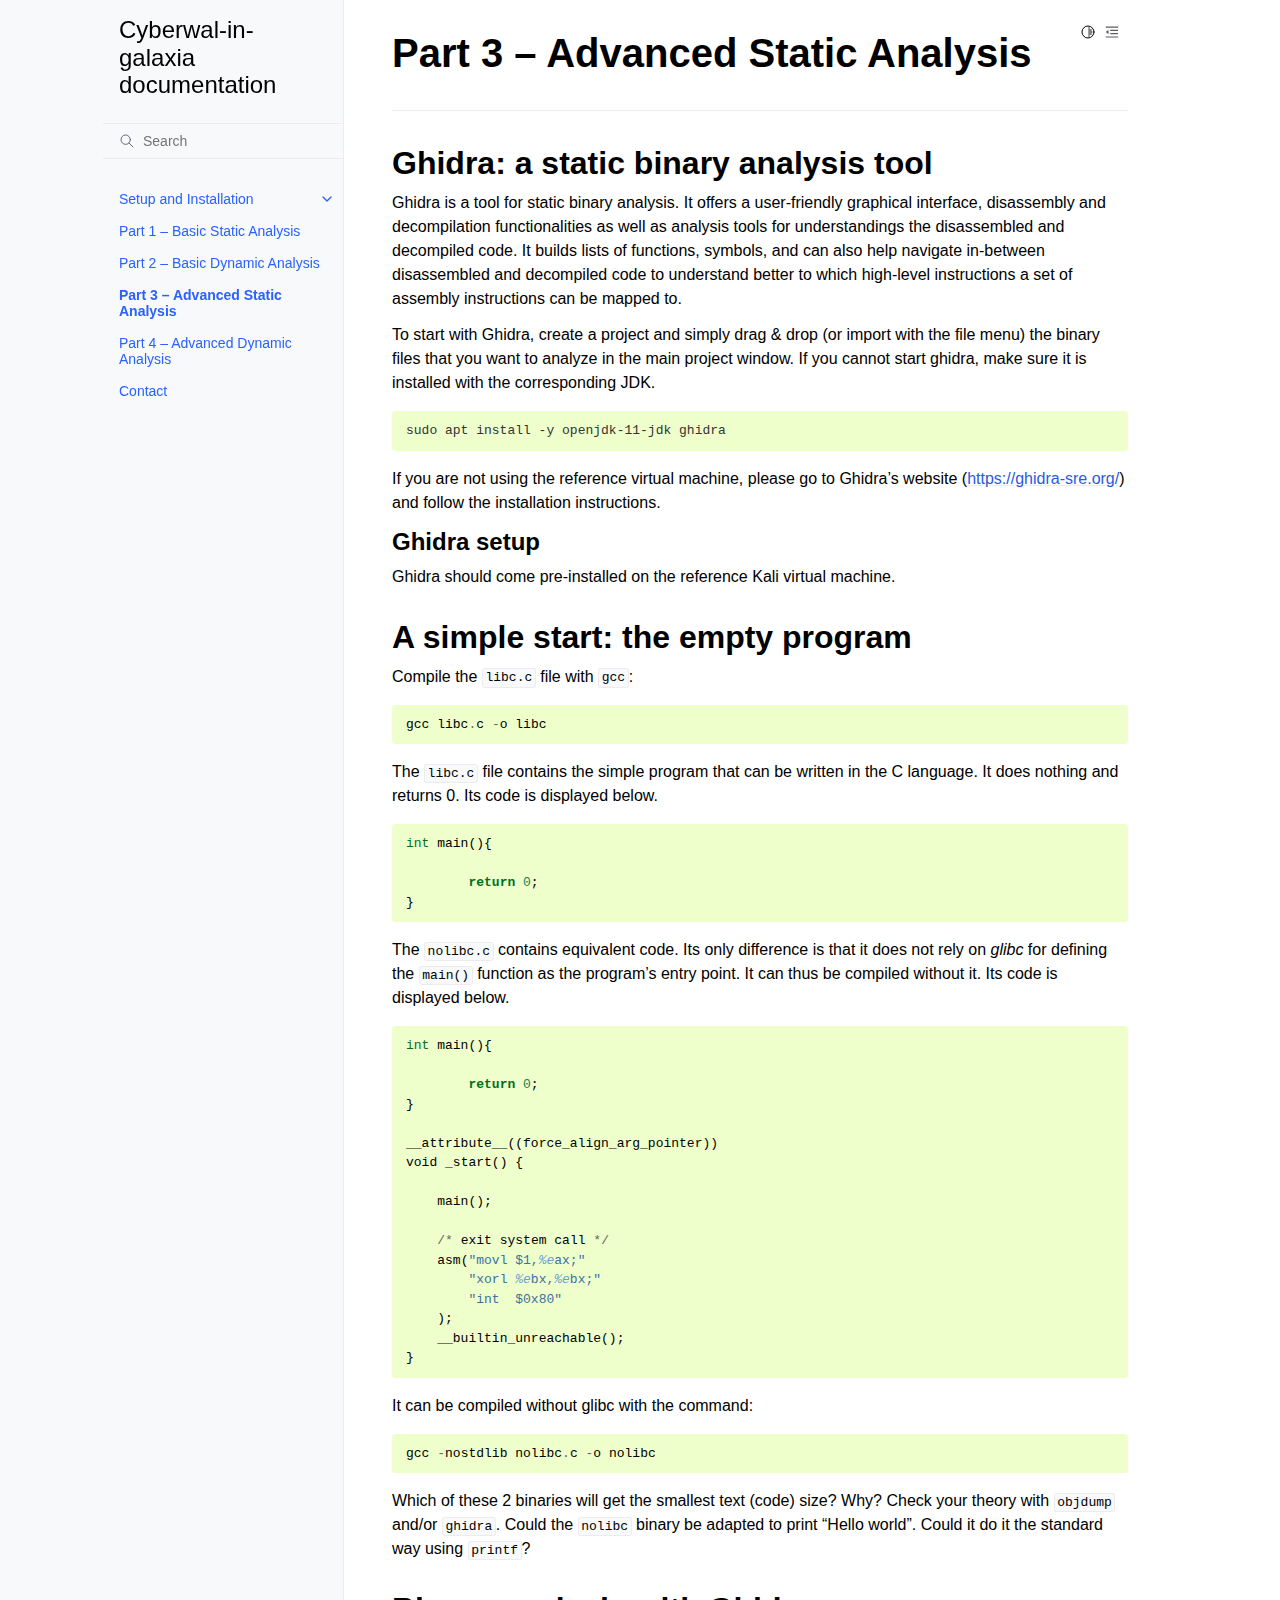
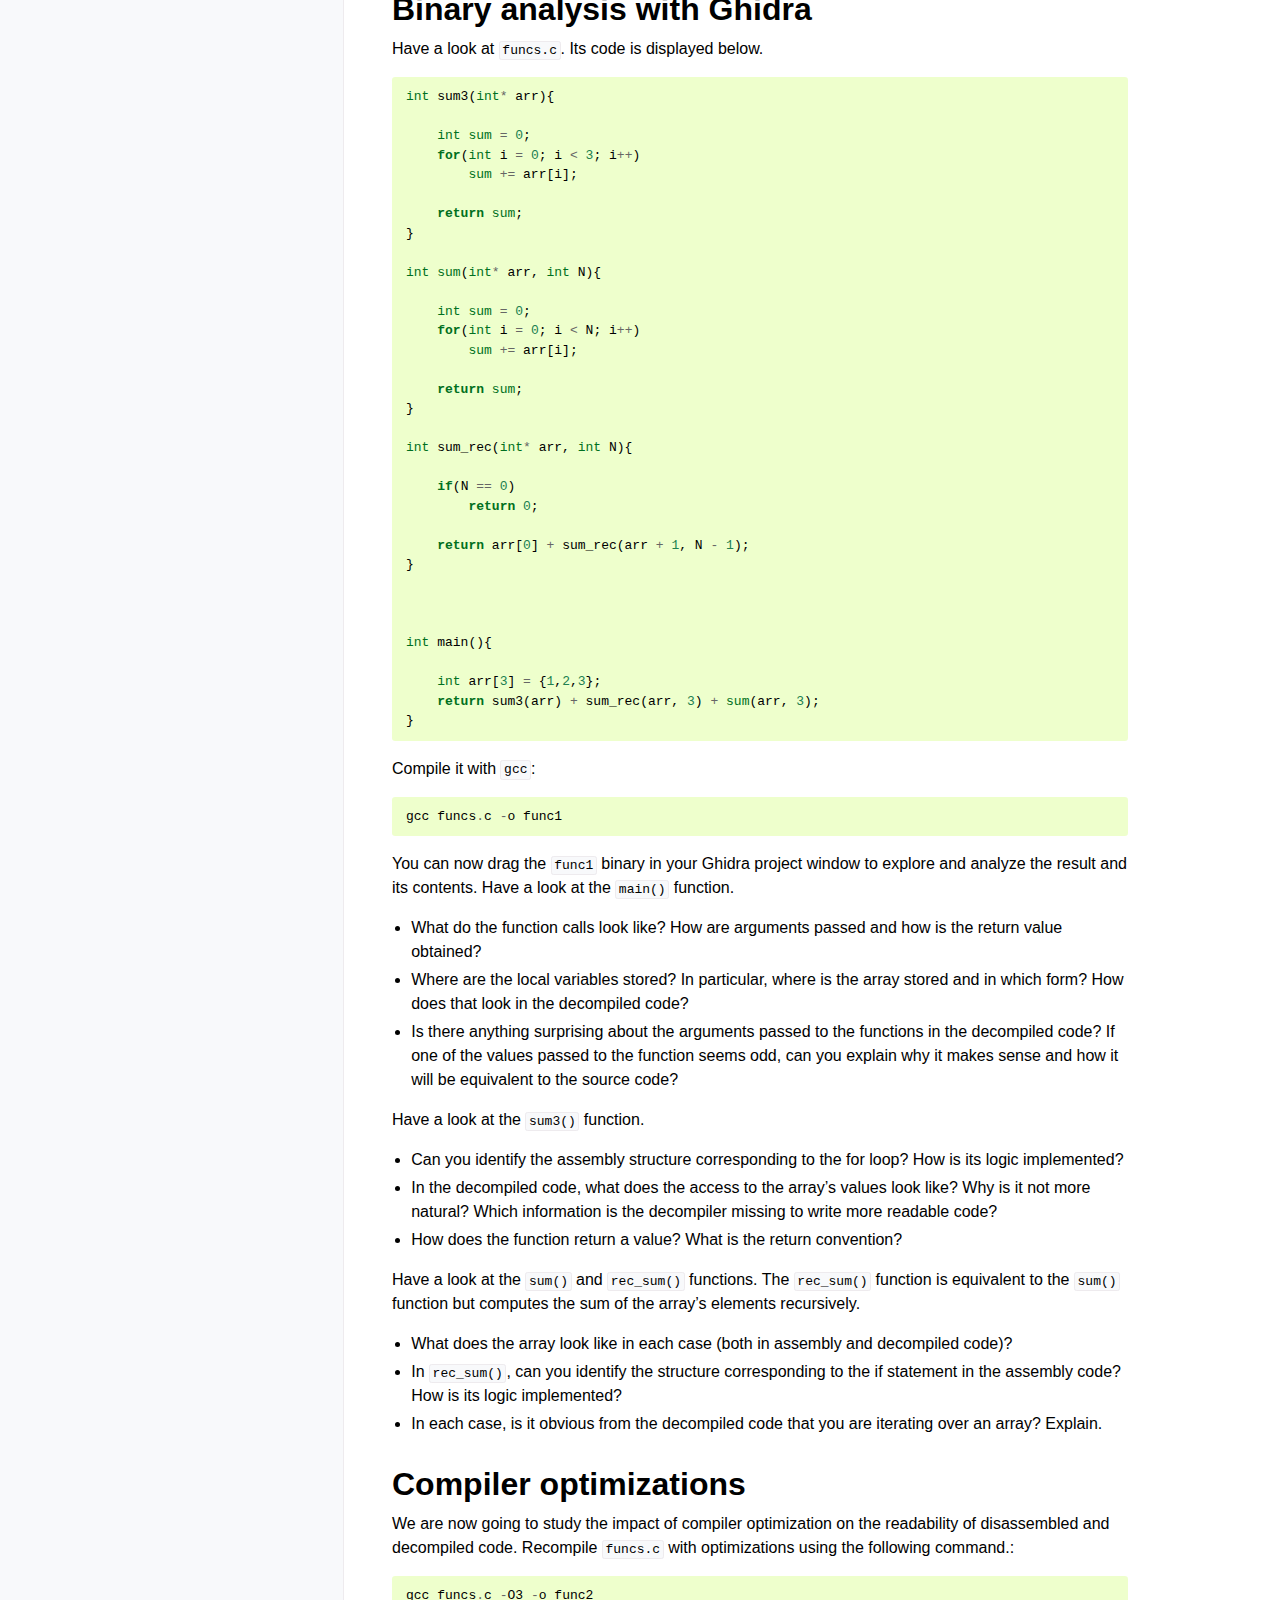
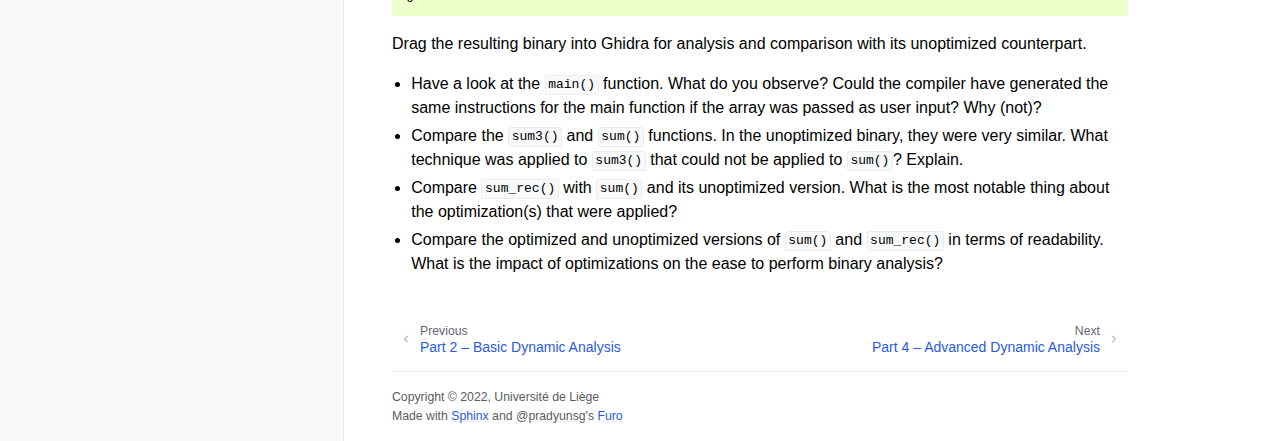
<file: part3/index.html>
<!doctype html>
<html class="no-js" lang="en">
  <head><meta charset="utf-8"/>
    <meta name="viewport" content="width=device-width,initial-scale=1"/>
    <meta name="color-scheme" content="light dark"><link rel="index" title="Index" href="../genindex.html" /><link rel="search" title="Search" href="../search.html" /><link rel="next" title="Part 4 – Advanced Dynamic Analysis" href="../part4/index.html" /><link rel="prev" title="Part 2 – Basic Dynamic Analysis" href="../part2/index.html" />

    <meta name="generator" content="sphinx-5.3.0, furo 2022.09.29"/>
        <title>Part 3 – Advanced Static Analysis - Cyberwal-in-galaxia documentation</title>
      <link rel="stylesheet" type="text/css" href="../_static/pygments.css" />
    <link rel="stylesheet" type="text/css" href="../_static/styles/furo.css?digest=d81277517bee4d6b0349d71bb2661d4890b5617c" />
    <link rel="stylesheet" type="text/css" href="../_static/styles/furo-extensions.css?digest=30d1aed668e5c3a91c3e3bf6a60b675221979f0e" />
    
    


<style>
  body {
    --color-code-background: #eeffcc;
  --color-code-foreground: black;
  
  }
  @media not print {
    body[data-theme="dark"] {
      --color-code-background: #202020;
  --color-code-foreground: #d0d0d0;
  
    }
    @media (prefers-color-scheme: dark) {
      body:not([data-theme="light"]) {
        --color-code-background: #202020;
  --color-code-foreground: #d0d0d0;
  
      }
    }
  }
</style></head>
  <body>
    
    <script>
      document.body.dataset.theme = localStorage.getItem("theme") || "auto";
    </script>
    

<svg xmlns="http://www.w3.org/2000/svg" style="display: none;">
  <symbol id="svg-toc" viewBox="0 0 24 24">
    <title>Contents</title>
    <svg stroke="currentColor" fill="currentColor" stroke-width="0" viewBox="0 0 1024 1024">
      <path d="M408 442h480c4.4 0 8-3.6 8-8v-56c0-4.4-3.6-8-8-8H408c-4.4 0-8 3.6-8 8v56c0 4.4 3.6 8 8 8zm-8 204c0 4.4 3.6 8 8 8h480c4.4 0 8-3.6 8-8v-56c0-4.4-3.6-8-8-8H408c-4.4 0-8 3.6-8 8v56zm504-486H120c-4.4 0-8 3.6-8 8v56c0 4.4 3.6 8 8 8h784c4.4 0 8-3.6 8-8v-56c0-4.4-3.6-8-8-8zm0 632H120c-4.4 0-8 3.6-8 8v56c0 4.4 3.6 8 8 8h784c4.4 0 8-3.6 8-8v-56c0-4.4-3.6-8-8-8zM115.4 518.9L271.7 642c5.8 4.6 14.4.5 14.4-6.9V388.9c0-7.4-8.5-11.5-14.4-6.9L115.4 505.1a8.74 8.74 0 0 0 0 13.8z"/>
    </svg>
  </symbol>
  <symbol id="svg-menu" viewBox="0 0 24 24">
    <title>Menu</title>
    <svg xmlns="http://www.w3.org/2000/svg" viewBox="0 0 24 24" fill="none" stroke="currentColor"
      stroke-width="2" stroke-linecap="round" stroke-linejoin="round" class="feather-menu">
      <line x1="3" y1="12" x2="21" y2="12"></line>
      <line x1="3" y1="6" x2="21" y2="6"></line>
      <line x1="3" y1="18" x2="21" y2="18"></line>
    </svg>
  </symbol>
  <symbol id="svg-arrow-right" viewBox="0 0 24 24">
    <title>Expand</title>
    <svg xmlns="http://www.w3.org/2000/svg" viewBox="0 0 24 24" fill="none" stroke="currentColor"
      stroke-width="2" stroke-linecap="round" stroke-linejoin="round" class="feather-chevron-right">
      <polyline points="9 18 15 12 9 6"></polyline>
    </svg>
  </symbol>
  <symbol id="svg-sun" viewBox="0 0 24 24">
    <title>Light mode</title>
    <svg xmlns="http://www.w3.org/2000/svg" viewBox="0 0 24 24" fill="none" stroke="currentColor"
      stroke-width="1.5" stroke-linecap="round" stroke-linejoin="round" class="feather-sun">
      <circle cx="12" cy="12" r="5"></circle>
      <line x1="12" y1="1" x2="12" y2="3"></line>
      <line x1="12" y1="21" x2="12" y2="23"></line>
      <line x1="4.22" y1="4.22" x2="5.64" y2="5.64"></line>
      <line x1="18.36" y1="18.36" x2="19.78" y2="19.78"></line>
      <line x1="1" y1="12" x2="3" y2="12"></line>
      <line x1="21" y1="12" x2="23" y2="12"></line>
      <line x1="4.22" y1="19.78" x2="5.64" y2="18.36"></line>
      <line x1="18.36" y1="5.64" x2="19.78" y2="4.22"></line>
    </svg>
  </symbol>
  <symbol id="svg-moon" viewBox="0 0 24 24">
    <title>Dark mode</title>
    <svg xmlns="http://www.w3.org/2000/svg" viewBox="0 0 24 24" fill="none" stroke="currentColor"
      stroke-width="1.5" stroke-linecap="round" stroke-linejoin="round" class="icon-tabler-moon">
      <path stroke="none" d="M0 0h24v24H0z" fill="none" />
      <path d="M12 3c.132 0 .263 0 .393 0a7.5 7.5 0 0 0 7.92 12.446a9 9 0 1 1 -8.313 -12.454z" />
    </svg>
  </symbol>
  <symbol id="svg-sun-half" viewBox="0 0 24 24">
    <title>Auto light/dark mode</title>
    <svg xmlns="http://www.w3.org/2000/svg" viewBox="0 0 24 24" fill="none" stroke="currentColor"
      stroke-width="1.5" stroke-linecap="round" stroke-linejoin="round" class="icon-tabler-shadow">
      <path stroke="none" d="M0 0h24v24H0z" fill="none"/>
      <circle cx="12" cy="12" r="9" />
      <path d="M13 12h5" />
      <path d="M13 15h4" />
      <path d="M13 18h1" />
      <path d="M13 9h4" />
      <path d="M13 6h1" />
    </svg>
  </symbol>
</svg>

<input type="checkbox" class="sidebar-toggle" name="__navigation" id="__navigation">
<input type="checkbox" class="sidebar-toggle" name="__toc" id="__toc">
<label class="overlay sidebar-overlay" for="__navigation">
  <div class="visually-hidden">Hide navigation sidebar</div>
</label>
<label class="overlay toc-overlay" for="__toc">
  <div class="visually-hidden">Hide table of contents sidebar</div>
</label>



<div class="page">
  <header class="mobile-header">
    <div class="header-left">
      <label class="nav-overlay-icon" for="__navigation">
        <div class="visually-hidden">Toggle site navigation sidebar</div>
        <i class="icon"><svg><use href="#svg-menu"></use></svg></i>
      </label>
    </div>
    <div class="header-center">
      <a href="../index.html"><div class="brand">Cyberwal-in-galaxia  documentation</div></a>
    </div>
    <div class="header-right">
      <div class="theme-toggle-container theme-toggle-header">
        <button class="theme-toggle">
          <div class="visually-hidden">Toggle Light / Dark / Auto color theme</div>
          <svg class="theme-icon-when-auto"><use href="#svg-sun-half"></use></svg>
          <svg class="theme-icon-when-dark"><use href="#svg-moon"></use></svg>
          <svg class="theme-icon-when-light"><use href="#svg-sun"></use></svg>
        </button>
      </div>
      <label class="toc-overlay-icon toc-header-icon" for="__toc">
        <div class="visually-hidden">Toggle table of contents sidebar</div>
        <i class="icon"><svg><use href="#svg-toc"></use></svg></i>
      </label>
    </div>
  </header>
  <aside class="sidebar-drawer">
    <div class="sidebar-container">
      
      <div class="sidebar-sticky"><a class="sidebar-brand" href="../index.html">
  
  
  <span class="sidebar-brand-text">Cyberwal-in-galaxia  documentation</span>
  
</a><form class="sidebar-search-container" method="get" action="../search.html" role="search">
  <input class="sidebar-search" placeholder=Search name="q" aria-label="Search">
  <input type="hidden" name="check_keywords" value="yes">
  <input type="hidden" name="area" value="default">
</form>
<div id="searchbox"></div><div class="sidebar-scroll"><div class="sidebar-tree">
  <ul class="current">
<li class="toctree-l1 has-children"><a class="reference internal" href="../installation/index.html">Setup and Installation</a><input class="toctree-checkbox" id="toctree-checkbox-1" name="toctree-checkbox-1" role="switch" type="checkbox"/><label for="toctree-checkbox-1"><div class="visually-hidden">Toggle child pages in navigation</div><i class="icon"><svg><use href="#svg-arrow-right"></use></svg></i></label><ul>
<li class="toctree-l2"><a class="reference internal" href="../installation/vmsetup.html">Setting Up a VM on Linux/Windows and Mac (Intel chips)</a></li>
<li class="toctree-l2"><a class="reference internal" href="../installation/macsetup.html">Setting Up a VM on a recent Mac (with M1 or M2 chips)</a></li>
</ul>
</li>
<li class="toctree-l1"><a class="reference internal" href="../part1/index.html">Part 1 – Basic Static Analysis</a></li>
<li class="toctree-l1"><a class="reference internal" href="../part2/index.html">Part 2 – Basic Dynamic Analysis</a></li>
<li class="toctree-l1 current current-page"><a class="current reference internal" href="#">Part 3 – Advanced Static Analysis</a></li>
<li class="toctree-l1"><a class="reference internal" href="../part4/index.html">Part 4 – Advanced Dynamic Analysis</a></li>
<li class="toctree-l1"><a class="reference internal" href="../contact/index.html">Contact</a></li>
</ul>

</div>
</div>

      </div>
      
    </div>
  </aside>
  <div class="main">
    <div class="content">
      <div class="article-container">
        <a href="#" class="back-to-top muted-link">
          <svg xmlns="http://www.w3.org/2000/svg" viewBox="0 0 24 24">
            <path d="M13 20h-2V8l-5.5 5.5-1.42-1.42L12 4.16l7.92 7.92-1.42 1.42L13 8v12z"></path>
          </svg>
          <span>Back to top</span>
        </a>
        <div class="content-icon-container">
          
<div class="theme-toggle-container theme-toggle-content">
            <button class="theme-toggle">
              <div class="visually-hidden">Toggle Light / Dark / Auto color theme</div>
              <svg class="theme-icon-when-auto"><use href="#svg-sun-half"></use></svg>
              <svg class="theme-icon-when-dark"><use href="#svg-moon"></use></svg>
              <svg class="theme-icon-when-light"><use href="#svg-sun"></use></svg>
            </button>
          </div>
          <label class="toc-overlay-icon toc-content-icon" for="__toc">
            <div class="visually-hidden">Toggle table of contents sidebar</div>
            <i class="icon"><svg><use href="#svg-toc"></use></svg></i>
          </label>
        </div>
        <article role="main">
          <div class="section" id="part-3-advanced-static-analysis">
<h1>Part 3 – Advanced Static Analysis<a class="headerlink" href="#part-3-advanced-static-analysis" title="Permalink to this heading">#</a></h1>
<hr class="docutils" />
<div class="section" id="ghidra-a-static-binary-analysis-tool">
<h2>Ghidra: a static binary analysis tool<a class="headerlink" href="#ghidra-a-static-binary-analysis-tool" title="Permalink to this heading">#</a></h2>
<p>Ghidra is a tool for static binary analysis. It offers a user-friendly graphical interface, disassembly and decompilation functionalities as well as analysis tools for understandings the disassembled and decompiled code. It builds lists of functions, symbols, and can also help navigate in-between disassembled and decompiled code to understand better to which high-level instructions a set of assembly instructions can be mapped to.</p>
<p>To start with Ghidra, create a project and simply drag &amp; drop (or import with the file menu) the binary files that you want to analyze in the main project window. If you cannot start ghidra, make sure it is installed with the corresponding JDK.</p>
<div class="highlight-console notranslate"><div class="highlight"><pre><span></span><span class="go">sudo apt install -y openjdk-11-jdk ghidra</span>
</pre></div>
</div>
<p>If you are not using the reference virtual machine, please go to Ghidra’s website (<a class="reference external" href="https://ghidra-sre.org/">https://ghidra-sre.org/</a>) and follow the installation instructions.</p>
<div class="section" id="ghidra-setup">
<h3>Ghidra setup<a class="headerlink" href="#ghidra-setup" title="Permalink to this heading">#</a></h3>
<p>Ghidra should come pre-installed on the reference Kali virtual machine.</p>
</div>
</div>
<div class="section" id="a-simple-start-the-empty-program">
<h2>A simple start: the empty program<a class="headerlink" href="#a-simple-start-the-empty-program" title="Permalink to this heading">#</a></h2>
<p>Compile the <code class="docutils literal notranslate"><span class="pre">libc.c</span></code> file with <code class="docutils literal notranslate"><span class="pre">gcc</span></code>:</p>
<div class="highlight-default notranslate"><div class="highlight"><pre><span></span><span class="n">gcc</span> <span class="n">libc</span><span class="o">.</span><span class="n">c</span> <span class="o">-</span><span class="n">o</span> <span class="n">libc</span>
</pre></div>
</div>
<p>The <code class="docutils literal notranslate"><span class="pre">libc.c</span></code> file contains the simple program that can be written in the C language. It does nothing and returns 0. Its code is displayed below.</p>
<div class="highlight-default notranslate"><div class="highlight"><pre><span></span><span class="nb">int</span> <span class="n">main</span><span class="p">(){</span>

	<span class="k">return</span> <span class="mi">0</span><span class="p">;</span>
<span class="p">}</span>
</pre></div>
</div>
<p>The <code class="docutils literal notranslate"><span class="pre">nolibc.c</span></code> contains equivalent code. Its only difference is that it does not rely on <em>glibc</em> for defining the <code class="docutils literal notranslate"><span class="pre">main()</span></code> function as the program’s entry point. It can thus be compiled without it. Its code is displayed below.</p>
<div class="highlight-default notranslate"><div class="highlight"><pre><span></span><span class="nb">int</span> <span class="n">main</span><span class="p">(){</span>

	<span class="k">return</span> <span class="mi">0</span><span class="p">;</span>
<span class="p">}</span>

<span class="n">__attribute__</span><span class="p">((</span><span class="n">force_align_arg_pointer</span><span class="p">))</span>
<span class="n">void</span> <span class="n">_start</span><span class="p">()</span> <span class="p">{</span>

    <span class="n">main</span><span class="p">();</span>

    <span class="o">/*</span> <span class="n">exit</span> <span class="n">system</span> <span class="n">call</span> <span class="o">*/</span>
    <span class="n">asm</span><span class="p">(</span><span class="s2">&quot;movl $1,</span><span class="si">%e</span><span class="s2">ax;&quot;</span>
        <span class="s2">&quot;xorl </span><span class="si">%e</span><span class="s2">bx,</span><span class="si">%e</span><span class="s2">bx;&quot;</span>
        <span class="s2">&quot;int  $0x80&quot;</span>
    <span class="p">);</span>
    <span class="n">__builtin_unreachable</span><span class="p">();</span>
<span class="p">}</span>
</pre></div>
</div>
<p>It can be compiled without glibc with the command:</p>
<div class="highlight-default notranslate"><div class="highlight"><pre><span></span><span class="n">gcc</span> <span class="o">-</span><span class="n">nostdlib</span> <span class="n">nolibc</span><span class="o">.</span><span class="n">c</span> <span class="o">-</span><span class="n">o</span> <span class="n">nolibc</span>
</pre></div>
</div>
<p>Which of these 2 binaries will get the smallest text (code) size? Why? Check your theory with <code class="docutils literal notranslate"><span class="pre">objdump</span></code> and/or <code class="docutils literal notranslate"><span class="pre">ghidra</span></code>. Could the <code class="docutils literal notranslate"><span class="pre">nolibc</span></code> binary be adapted to print “Hello world”. Could it do it the standard way using <code class="docutils literal notranslate"><span class="pre">printf</span></code>?</p>
</div>
<div class="section" id="binary-analysis-with-ghidra">
<h2>Binary analysis with Ghidra<a class="headerlink" href="#binary-analysis-with-ghidra" title="Permalink to this heading">#</a></h2>
<p>Have a look at <code class="docutils literal notranslate"><span class="pre">funcs.c</span></code>. Its code is displayed below.</p>
<div class="highlight-default notranslate"><div class="highlight"><pre><span></span><span class="nb">int</span> <span class="n">sum3</span><span class="p">(</span><span class="nb">int</span><span class="o">*</span> <span class="n">arr</span><span class="p">){</span>
    
    <span class="nb">int</span> <span class="nb">sum</span> <span class="o">=</span> <span class="mi">0</span><span class="p">;</span>
    <span class="k">for</span><span class="p">(</span><span class="nb">int</span> <span class="n">i</span> <span class="o">=</span> <span class="mi">0</span><span class="p">;</span> <span class="n">i</span> <span class="o">&lt;</span> <span class="mi">3</span><span class="p">;</span> <span class="n">i</span><span class="o">++</span><span class="p">)</span>
        <span class="nb">sum</span> <span class="o">+=</span> <span class="n">arr</span><span class="p">[</span><span class="n">i</span><span class="p">];</span>
        
    <span class="k">return</span> <span class="nb">sum</span><span class="p">;</span>
<span class="p">}</span>

<span class="nb">int</span> <span class="nb">sum</span><span class="p">(</span><span class="nb">int</span><span class="o">*</span> <span class="n">arr</span><span class="p">,</span> <span class="nb">int</span> <span class="n">N</span><span class="p">){</span>

    <span class="nb">int</span> <span class="nb">sum</span> <span class="o">=</span> <span class="mi">0</span><span class="p">;</span>
    <span class="k">for</span><span class="p">(</span><span class="nb">int</span> <span class="n">i</span> <span class="o">=</span> <span class="mi">0</span><span class="p">;</span> <span class="n">i</span> <span class="o">&lt;</span> <span class="n">N</span><span class="p">;</span> <span class="n">i</span><span class="o">++</span><span class="p">)</span>
        <span class="nb">sum</span> <span class="o">+=</span> <span class="n">arr</span><span class="p">[</span><span class="n">i</span><span class="p">];</span>
        
    <span class="k">return</span> <span class="nb">sum</span><span class="p">;</span>
<span class="p">}</span>

<span class="nb">int</span> <span class="n">sum_rec</span><span class="p">(</span><span class="nb">int</span><span class="o">*</span> <span class="n">arr</span><span class="p">,</span> <span class="nb">int</span> <span class="n">N</span><span class="p">){</span>

    <span class="k">if</span><span class="p">(</span><span class="n">N</span> <span class="o">==</span> <span class="mi">0</span><span class="p">)</span>
        <span class="k">return</span> <span class="mi">0</span><span class="p">;</span>
        
    <span class="k">return</span> <span class="n">arr</span><span class="p">[</span><span class="mi">0</span><span class="p">]</span> <span class="o">+</span> <span class="n">sum_rec</span><span class="p">(</span><span class="n">arr</span> <span class="o">+</span> <span class="mi">1</span><span class="p">,</span> <span class="n">N</span> <span class="o">-</span> <span class="mi">1</span><span class="p">);</span>
<span class="p">}</span>



<span class="nb">int</span> <span class="n">main</span><span class="p">(){</span>
    
    <span class="nb">int</span> <span class="n">arr</span><span class="p">[</span><span class="mi">3</span><span class="p">]</span> <span class="o">=</span> <span class="p">{</span><span class="mi">1</span><span class="p">,</span><span class="mi">2</span><span class="p">,</span><span class="mi">3</span><span class="p">};</span>
    <span class="k">return</span> <span class="n">sum3</span><span class="p">(</span><span class="n">arr</span><span class="p">)</span> <span class="o">+</span> <span class="n">sum_rec</span><span class="p">(</span><span class="n">arr</span><span class="p">,</span> <span class="mi">3</span><span class="p">)</span> <span class="o">+</span> <span class="nb">sum</span><span class="p">(</span><span class="n">arr</span><span class="p">,</span> <span class="mi">3</span><span class="p">);</span>
<span class="p">}</span>
</pre></div>
</div>
<p>Compile it with <code class="docutils literal notranslate"><span class="pre">gcc</span></code>:</p>
<div class="highlight-default notranslate"><div class="highlight"><pre><span></span><span class="n">gcc</span> <span class="n">funcs</span><span class="o">.</span><span class="n">c</span> <span class="o">-</span><span class="n">o</span> <span class="n">func1</span>
</pre></div>
</div>
<p>You can now drag the <code class="docutils literal notranslate"><span class="pre">func1</span></code> binary in your Ghidra project window to explore and analyze the result and its contents. Have a look at the <code class="docutils literal notranslate"><span class="pre">main()</span></code> function.</p>
<ul class="simple">
<li><p>What do the function calls look like? How are arguments passed and how is the return value obtained?</p></li>
<li><p>Where are the local variables stored? In particular, where is the array stored and in which form? How does that look in the decompiled code?</p></li>
<li><p>Is there anything surprising about the arguments passed to the functions in the decompiled code? If one of the values passed to the function seems odd, can you explain why it makes sense and how it will be equivalent to the source code?</p></li>
</ul>
<p>Have a look at the <code class="docutils literal notranslate"><span class="pre">sum3()</span></code> function.</p>
<ul class="simple">
<li><p>Can you identify the assembly structure corresponding to the for loop? How is its logic implemented?</p></li>
<li><p>In the decompiled code, what does the access to the array’s values look like? Why is it not more natural? Which information is the decompiler missing to write more readable code?</p></li>
<li><p>How does the function return a value? What is the return convention?</p></li>
</ul>
<p>Have a look at the <code class="docutils literal notranslate"><span class="pre">sum()</span></code> and <code class="docutils literal notranslate"><span class="pre">rec_sum()</span></code> functions. The <code class="docutils literal notranslate"><span class="pre">rec_sum()</span></code> function is equivalent to the <code class="docutils literal notranslate"><span class="pre">sum()</span></code> function but computes the sum of the array’s elements recursively.</p>
<ul class="simple">
<li><p>What does the array look like in each case (both in assembly and decompiled code)?</p></li>
<li><p>In <code class="docutils literal notranslate"><span class="pre">rec_sum()</span></code>, can you identify the structure corresponding to the if statement in the assembly code? How is its logic implemented?</p></li>
<li><p>In each case, is it obvious from the decompiled code that you are iterating over an array? Explain.</p></li>
</ul>
</div>
<div class="section" id="compiler-optimizations">
<h2>Compiler optimizations<a class="headerlink" href="#compiler-optimizations" title="Permalink to this heading">#</a></h2>
<p>We are now going to study the impact of compiler optimization on the readability of disassembled and decompiled code. Recompile <code class="docutils literal notranslate"><span class="pre">funcs.c</span></code> with optimizations using the following command.:</p>
<div class="highlight-default notranslate"><div class="highlight"><pre><span></span><span class="n">gcc</span> <span class="n">funcs</span><span class="o">.</span><span class="n">c</span> <span class="o">-</span><span class="n">O3</span> <span class="o">-</span><span class="n">o</span> <span class="n">func2</span>
</pre></div>
</div>
<p>Drag the resulting binary into Ghidra for analysis and comparison with its unoptimized counterpart.</p>
<ul class="simple">
<li><p>Have a look at the <code class="docutils literal notranslate"><span class="pre">main()</span></code> function. What do you observe? Could the compiler have generated the same instructions for the main function if the array was passed as user input? Why (not)?</p></li>
<li><p>Compare the <code class="docutils literal notranslate"><span class="pre">sum3()</span></code> and <code class="docutils literal notranslate"><span class="pre">sum()</span></code> functions. In the unoptimized binary, they were very similar. What technique was applied to <code class="docutils literal notranslate"><span class="pre">sum3()</span></code> that could not be applied to <code class="docutils literal notranslate"><span class="pre">sum()</span></code>? Explain.</p></li>
<li><p>Compare <code class="docutils literal notranslate"><span class="pre">sum_rec()</span></code> with <code class="docutils literal notranslate"><span class="pre">sum()</span></code> and its unoptimized version. What is the most notable thing about the optimization(s) that were applied?</p></li>
<li><p>Compare the optimized and unoptimized versions of <code class="docutils literal notranslate"><span class="pre">sum()</span></code> and <code class="docutils literal notranslate"><span class="pre">sum_rec()</span></code> in terms of readability. What is the impact of optimizations on the ease to perform binary analysis?</p></li>
</ul>
</div>
</div>

        </article>
      </div>
      <footer>
        
        <div class="related-pages">
          <a class="next-page" href="../part4/index.html">
              <div class="page-info">
                <div class="context">
                  <span>Next</span>
                </div>
                <div class="title">Part 4 – Advanced Dynamic Analysis</div>
              </div>
              <svg class="furo-related-icon"><use href="#svg-arrow-right"></use></svg>
            </a>
          <a class="prev-page" href="../part2/index.html">
              <svg class="furo-related-icon"><use href="#svg-arrow-right"></use></svg>
              <div class="page-info">
                <div class="context">
                  <span>Previous</span>
                </div>
                
                <div class="title">Part 2 – Basic Dynamic Analysis</div>
                
              </div>
            </a>
        </div>
        <div class="bottom-of-page">
          <div class="left-details">
            <div class="copyright">
                Copyright &#169; 2022, Université de Liège
            </div>
            Made with <a href="https://www.sphinx-doc.org/">Sphinx</a> and <a class="muted-link" href="https://pradyunsg.me">@pradyunsg</a>'s
            
            <a href="https://github.com/pradyunsg/furo">Furo</a>
            
          </div>
          <div class="right-details">
            <div class="icons">
              
            </div>
          </div>
        </div>
        
      </footer>
    </div>
    <aside class="toc-drawer">
      
      
      <div class="toc-sticky toc-scroll">
        <div class="toc-title-container">
          <span class="toc-title">
            On this page
          </span>
        </div>
        <div class="toc-tree-container">
          <div class="toc-tree">
            <ul>
<li><a class="reference internal" href="#">Part 3 – Advanced Static Analysis</a><ul>
<li><a class="reference internal" href="#ghidra-a-static-binary-analysis-tool">Ghidra: a static binary analysis tool</a><ul>
<li><a class="reference internal" href="#ghidra-setup">Ghidra setup</a></li>
</ul>
</li>
<li><a class="reference internal" href="#a-simple-start-the-empty-program">A simple start: the empty program</a></li>
<li><a class="reference internal" href="#binary-analysis-with-ghidra">Binary analysis with Ghidra</a></li>
<li><a class="reference internal" href="#compiler-optimizations">Compiler optimizations</a></li>
</ul>
</li>
</ul>

          </div>
        </div>
      </div>
      
      
    </aside>
  </div>
</div><script data-url_root="../" id="documentation_options" src="../_static/documentation_options.js"></script>
    <script src="../_static/jquery.js"></script>
    <script src="../_static/underscore.js"></script>
    <script src="../_static/_sphinx_javascript_frameworks_compat.js"></script>
    <script src="../_static/doctools.js"></script>
    <script src="../_static/sphinx_highlight.js"></script>
    <script src="../_static/scripts/furo.js"></script>
    </body>
</html>
</file>
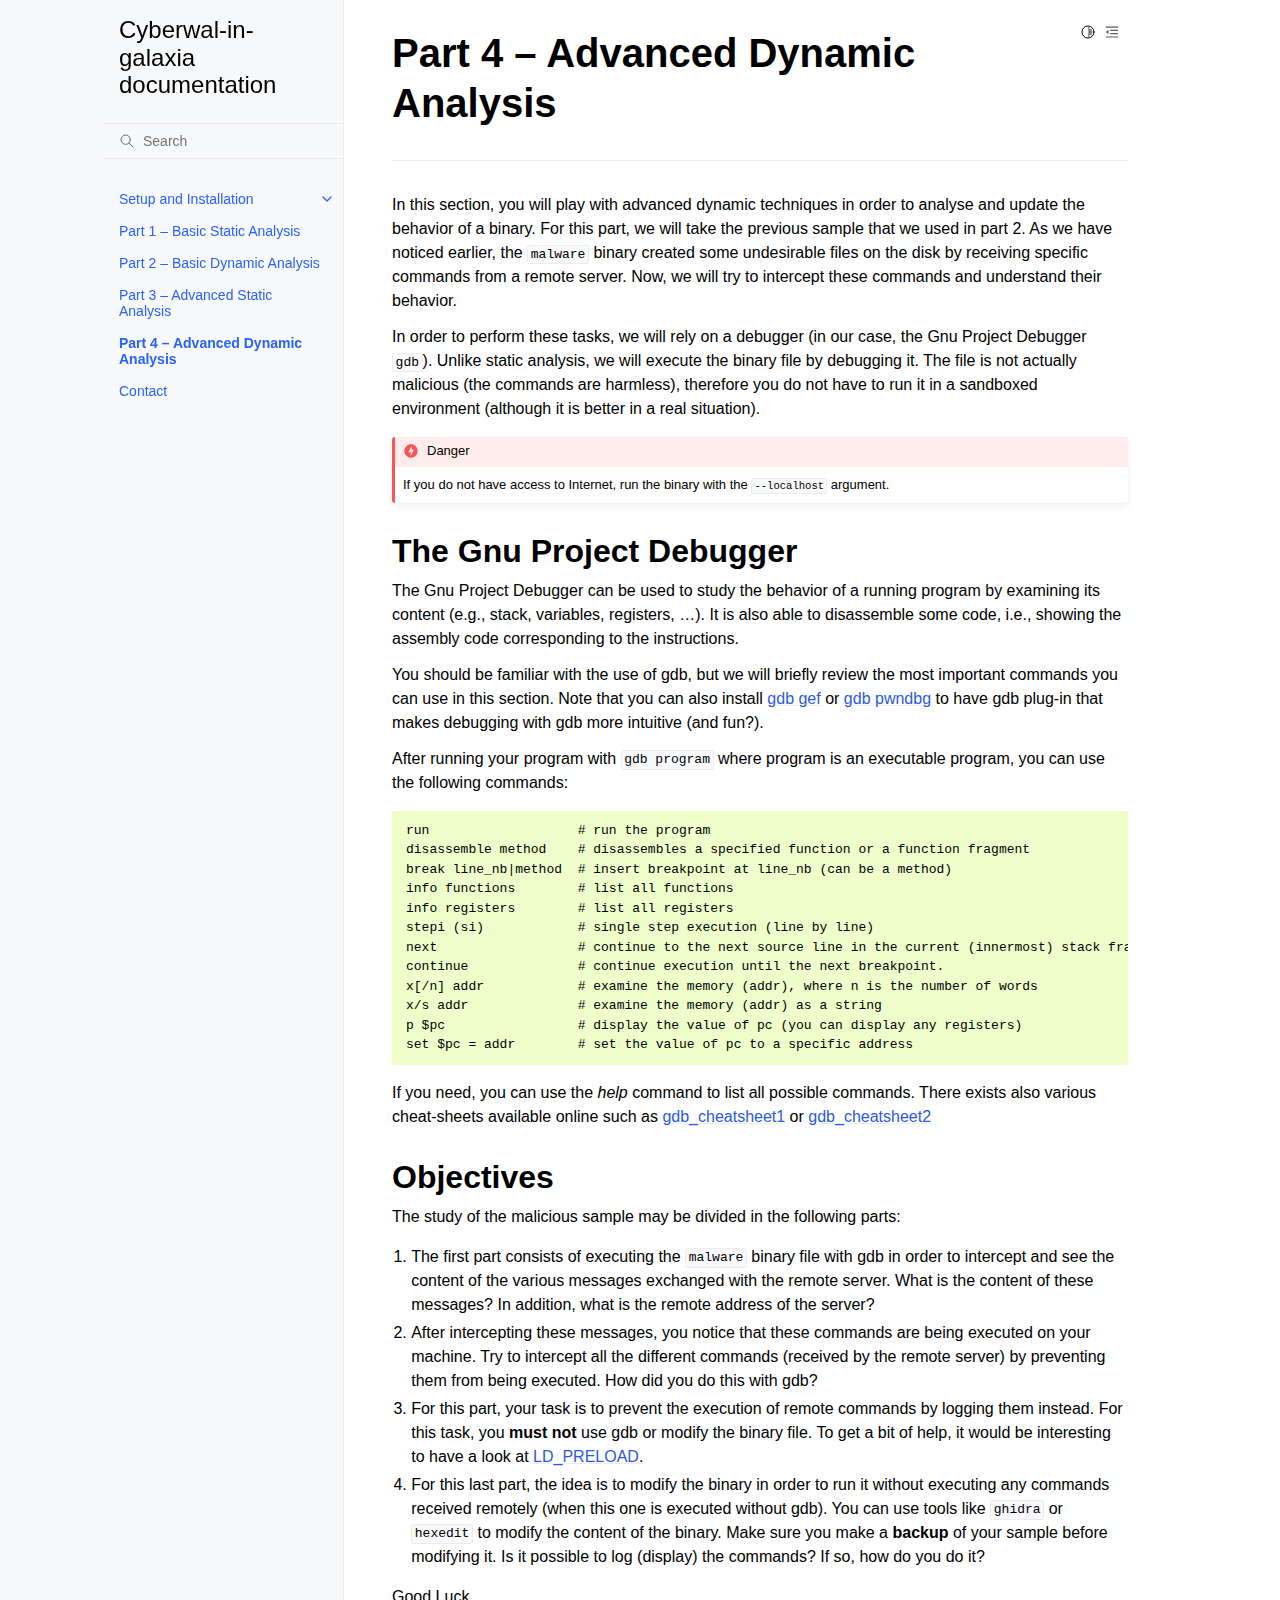
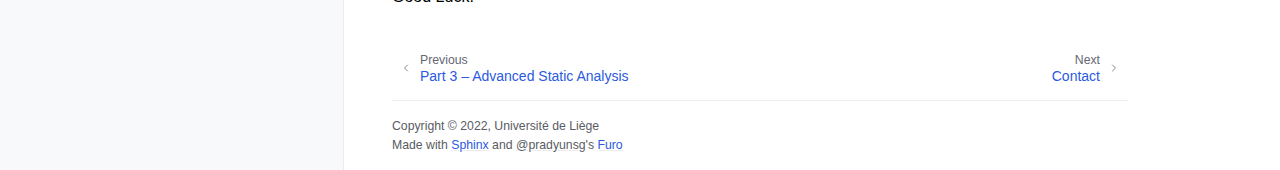
<file: part4/index.html>
<!doctype html>
<html class="no-js" lang="en">
  <head><meta charset="utf-8"/>
    <meta name="viewport" content="width=device-width,initial-scale=1"/>
    <meta name="color-scheme" content="light dark"><link rel="index" title="Index" href="../genindex.html" /><link rel="search" title="Search" href="../search.html" /><link rel="next" title="Contact" href="../contact/index.html" /><link rel="prev" title="Part 3 – Advanced Static Analysis" href="../part3/index.html" />

    <meta name="generator" content="sphinx-5.3.0, furo 2022.09.29"/>
        <title>Part 4 – Advanced Dynamic Analysis - Cyberwal-in-galaxia documentation</title>
      <link rel="stylesheet" type="text/css" href="../_static/pygments.css" />
    <link rel="stylesheet" type="text/css" href="../_static/styles/furo.css?digest=d81277517bee4d6b0349d71bb2661d4890b5617c" />
    <link rel="stylesheet" type="text/css" href="../_static/styles/furo-extensions.css?digest=30d1aed668e5c3a91c3e3bf6a60b675221979f0e" />
    
    


<style>
  body {
    --color-code-background: #eeffcc;
  --color-code-foreground: black;
  
  }
  @media not print {
    body[data-theme="dark"] {
      --color-code-background: #202020;
  --color-code-foreground: #d0d0d0;
  
    }
    @media (prefers-color-scheme: dark) {
      body:not([data-theme="light"]) {
        --color-code-background: #202020;
  --color-code-foreground: #d0d0d0;
  
      }
    }
  }
</style></head>
  <body>
    
    <script>
      document.body.dataset.theme = localStorage.getItem("theme") || "auto";
    </script>
    

<svg xmlns="http://www.w3.org/2000/svg" style="display: none;">
  <symbol id="svg-toc" viewBox="0 0 24 24">
    <title>Contents</title>
    <svg stroke="currentColor" fill="currentColor" stroke-width="0" viewBox="0 0 1024 1024">
      <path d="M408 442h480c4.4 0 8-3.6 8-8v-56c0-4.4-3.6-8-8-8H408c-4.4 0-8 3.6-8 8v56c0 4.4 3.6 8 8 8zm-8 204c0 4.4 3.6 8 8 8h480c4.4 0 8-3.6 8-8v-56c0-4.4-3.6-8-8-8H408c-4.4 0-8 3.6-8 8v56zm504-486H120c-4.4 0-8 3.6-8 8v56c0 4.4 3.6 8 8 8h784c4.4 0 8-3.6 8-8v-56c0-4.4-3.6-8-8-8zm0 632H120c-4.4 0-8 3.6-8 8v56c0 4.4 3.6 8 8 8h784c4.4 0 8-3.6 8-8v-56c0-4.4-3.6-8-8-8zM115.4 518.9L271.7 642c5.8 4.6 14.4.5 14.4-6.9V388.9c0-7.4-8.5-11.5-14.4-6.9L115.4 505.1a8.74 8.74 0 0 0 0 13.8z"/>
    </svg>
  </symbol>
  <symbol id="svg-menu" viewBox="0 0 24 24">
    <title>Menu</title>
    <svg xmlns="http://www.w3.org/2000/svg" viewBox="0 0 24 24" fill="none" stroke="currentColor"
      stroke-width="2" stroke-linecap="round" stroke-linejoin="round" class="feather-menu">
      <line x1="3" y1="12" x2="21" y2="12"></line>
      <line x1="3" y1="6" x2="21" y2="6"></line>
      <line x1="3" y1="18" x2="21" y2="18"></line>
    </svg>
  </symbol>
  <symbol id="svg-arrow-right" viewBox="0 0 24 24">
    <title>Expand</title>
    <svg xmlns="http://www.w3.org/2000/svg" viewBox="0 0 24 24" fill="none" stroke="currentColor"
      stroke-width="2" stroke-linecap="round" stroke-linejoin="round" class="feather-chevron-right">
      <polyline points="9 18 15 12 9 6"></polyline>
    </svg>
  </symbol>
  <symbol id="svg-sun" viewBox="0 0 24 24">
    <title>Light mode</title>
    <svg xmlns="http://www.w3.org/2000/svg" viewBox="0 0 24 24" fill="none" stroke="currentColor"
      stroke-width="1.5" stroke-linecap="round" stroke-linejoin="round" class="feather-sun">
      <circle cx="12" cy="12" r="5"></circle>
      <line x1="12" y1="1" x2="12" y2="3"></line>
      <line x1="12" y1="21" x2="12" y2="23"></line>
      <line x1="4.22" y1="4.22" x2="5.64" y2="5.64"></line>
      <line x1="18.36" y1="18.36" x2="19.78" y2="19.78"></line>
      <line x1="1" y1="12" x2="3" y2="12"></line>
      <line x1="21" y1="12" x2="23" y2="12"></line>
      <line x1="4.22" y1="19.78" x2="5.64" y2="18.36"></line>
      <line x1="18.36" y1="5.64" x2="19.78" y2="4.22"></line>
    </svg>
  </symbol>
  <symbol id="svg-moon" viewBox="0 0 24 24">
    <title>Dark mode</title>
    <svg xmlns="http://www.w3.org/2000/svg" viewBox="0 0 24 24" fill="none" stroke="currentColor"
      stroke-width="1.5" stroke-linecap="round" stroke-linejoin="round" class="icon-tabler-moon">
      <path stroke="none" d="M0 0h24v24H0z" fill="none" />
      <path d="M12 3c.132 0 .263 0 .393 0a7.5 7.5 0 0 0 7.92 12.446a9 9 0 1 1 -8.313 -12.454z" />
    </svg>
  </symbol>
  <symbol id="svg-sun-half" viewBox="0 0 24 24">
    <title>Auto light/dark mode</title>
    <svg xmlns="http://www.w3.org/2000/svg" viewBox="0 0 24 24" fill="none" stroke="currentColor"
      stroke-width="1.5" stroke-linecap="round" stroke-linejoin="round" class="icon-tabler-shadow">
      <path stroke="none" d="M0 0h24v24H0z" fill="none"/>
      <circle cx="12" cy="12" r="9" />
      <path d="M13 12h5" />
      <path d="M13 15h4" />
      <path d="M13 18h1" />
      <path d="M13 9h4" />
      <path d="M13 6h1" />
    </svg>
  </symbol>
</svg>

<input type="checkbox" class="sidebar-toggle" name="__navigation" id="__navigation">
<input type="checkbox" class="sidebar-toggle" name="__toc" id="__toc">
<label class="overlay sidebar-overlay" for="__navigation">
  <div class="visually-hidden">Hide navigation sidebar</div>
</label>
<label class="overlay toc-overlay" for="__toc">
  <div class="visually-hidden">Hide table of contents sidebar</div>
</label>



<div class="page">
  <header class="mobile-header">
    <div class="header-left">
      <label class="nav-overlay-icon" for="__navigation">
        <div class="visually-hidden">Toggle site navigation sidebar</div>
        <i class="icon"><svg><use href="#svg-menu"></use></svg></i>
      </label>
    </div>
    <div class="header-center">
      <a href="../index.html"><div class="brand">Cyberwal-in-galaxia  documentation</div></a>
    </div>
    <div class="header-right">
      <div class="theme-toggle-container theme-toggle-header">
        <button class="theme-toggle">
          <div class="visually-hidden">Toggle Light / Dark / Auto color theme</div>
          <svg class="theme-icon-when-auto"><use href="#svg-sun-half"></use></svg>
          <svg class="theme-icon-when-dark"><use href="#svg-moon"></use></svg>
          <svg class="theme-icon-when-light"><use href="#svg-sun"></use></svg>
        </button>
      </div>
      <label class="toc-overlay-icon toc-header-icon" for="__toc">
        <div class="visually-hidden">Toggle table of contents sidebar</div>
        <i class="icon"><svg><use href="#svg-toc"></use></svg></i>
      </label>
    </div>
  </header>
  <aside class="sidebar-drawer">
    <div class="sidebar-container">
      
      <div class="sidebar-sticky"><a class="sidebar-brand" href="../index.html">
  
  
  <span class="sidebar-brand-text">Cyberwal-in-galaxia  documentation</span>
  
</a><form class="sidebar-search-container" method="get" action="../search.html" role="search">
  <input class="sidebar-search" placeholder=Search name="q" aria-label="Search">
  <input type="hidden" name="check_keywords" value="yes">
  <input type="hidden" name="area" value="default">
</form>
<div id="searchbox"></div><div class="sidebar-scroll"><div class="sidebar-tree">
  <ul class="current">
<li class="toctree-l1 has-children"><a class="reference internal" href="../installation/index.html">Setup and Installation</a><input class="toctree-checkbox" id="toctree-checkbox-1" name="toctree-checkbox-1" role="switch" type="checkbox"/><label for="toctree-checkbox-1"><div class="visually-hidden">Toggle child pages in navigation</div><i class="icon"><svg><use href="#svg-arrow-right"></use></svg></i></label><ul>
<li class="toctree-l2"><a class="reference internal" href="../installation/vmsetup.html">Setting Up a VM on Linux/Windows and Mac (Intel chips)</a></li>
<li class="toctree-l2"><a class="reference internal" href="../installation/macsetup.html">Setting Up a VM on a recent Mac (with M1 or M2 chips)</a></li>
</ul>
</li>
<li class="toctree-l1"><a class="reference internal" href="../part1/index.html">Part 1 – Basic Static Analysis</a></li>
<li class="toctree-l1"><a class="reference internal" href="../part2/index.html">Part 2 – Basic Dynamic Analysis</a></li>
<li class="toctree-l1"><a class="reference internal" href="../part3/index.html">Part 3 – Advanced Static Analysis</a></li>
<li class="toctree-l1 current current-page"><a class="current reference internal" href="#">Part 4 – Advanced Dynamic Analysis</a></li>
<li class="toctree-l1"><a class="reference internal" href="../contact/index.html">Contact</a></li>
</ul>

</div>
</div>

      </div>
      
    </div>
  </aside>
  <div class="main">
    <div class="content">
      <div class="article-container">
        <a href="#" class="back-to-top muted-link">
          <svg xmlns="http://www.w3.org/2000/svg" viewBox="0 0 24 24">
            <path d="M13 20h-2V8l-5.5 5.5-1.42-1.42L12 4.16l7.92 7.92-1.42 1.42L13 8v12z"></path>
          </svg>
          <span>Back to top</span>
        </a>
        <div class="content-icon-container">
          
<div class="theme-toggle-container theme-toggle-content">
            <button class="theme-toggle">
              <div class="visually-hidden">Toggle Light / Dark / Auto color theme</div>
              <svg class="theme-icon-when-auto"><use href="#svg-sun-half"></use></svg>
              <svg class="theme-icon-when-dark"><use href="#svg-moon"></use></svg>
              <svg class="theme-icon-when-light"><use href="#svg-sun"></use></svg>
            </button>
          </div>
          <label class="toc-overlay-icon toc-content-icon" for="__toc">
            <div class="visually-hidden">Toggle table of contents sidebar</div>
            <i class="icon"><svg><use href="#svg-toc"></use></svg></i>
          </label>
        </div>
        <article role="main">
          <div class="section" id="part-4-advanced-dynamic-analysis">
<h1>Part 4 – Advanced Dynamic Analysis<a class="headerlink" href="#part-4-advanced-dynamic-analysis" title="Permalink to this heading">#</a></h1>
<hr class="docutils" />
<p>In this section, you will play with advanced dynamic techniques in order to analyse and update the behavior of a binary. For this part, we will take the previous sample that we used in part 2. As we have noticed earlier, the <code class="docutils literal notranslate"><span class="pre">malware</span></code> binary created some undesirable files on the disk by receiving specific commands from a remote server. Now, we will try to intercept these commands and understand their behavior.</p>
<p>In order to perform these tasks, we will rely on a debugger (in our case, the Gnu Project Debugger <code class="docutils literal notranslate"><span class="pre">gdb</span></code>). Unlike static analysis, we will execute the binary file by debugging it. The file is not actually malicious (the commands are harmless), therefore you do not have to run it in a sandboxed environment (although it is better in a real situation).</p>
<div class="admonition danger">
<p class="admonition-title">Danger</p>
<p>If you do not have access to Internet, run the binary with the <code class="docutils literal notranslate"><span class="pre">--localhost</span></code> argument.</p>
</div>
<div class="section" id="the-gnu-project-debugger">
<h2>The Gnu Project Debugger<a class="headerlink" href="#the-gnu-project-debugger" title="Permalink to this heading">#</a></h2>
<p>The Gnu Project Debugger can be used to study the behavior of a running program by examining its content (e.g., stack, variables, registers, …). It is also able to disassemble some code, i.e., showing the assembly code corresponding to the instructions.</p>
<p>You should be familiar with the use of gdb, but we will briefly review the most important commands you can use in this section. Note that you can also install <a class="reference external" href="https://hugsy.github.io/gef/">gdb gef</a> or <a class="reference external" href="hhttps://github.com/pwndbg/pwndbg">gdb pwndbg</a> to have gdb plug-in that makes debugging with gdb more intuitive (and fun?).</p>
<p>After running your program with <code class="docutils literal notranslate"><span class="pre">gdb</span> <span class="pre">program</span></code> where program is an executable program, you can use the following commands:</p>
<div class="highlight-default notranslate"><div class="highlight"><pre><span></span>run                   # run the program
disassemble method    # disassembles a specified function or a function fragment
break line_nb|method  # insert breakpoint at line_nb (can be a method)
info functions        # list all functions
info registers        # list all registers
stepi (si)            # single step execution (line by line)
next                  # continue to the next source line in the current (innermost) stack frame
continue              # continue execution until the next breakpoint.
x[/n] addr            # examine the memory (addr), where n is the number of words
x/s addr              # examine the memory (addr) as a string
p $pc                 # display the value of pc (you can display any registers)
set $pc = addr        # set the value of pc to a specific address
</pre></div>
</div>
<p>If you need, you can use the <cite>help</cite> command to list all possible commands. There exists also various cheat-sheets available online such as <a class="reference external" href="https://gist.github.com/rkubik/b96c23bd8ed58333de37f2b8cd052c30">gdb_cheatsheet1</a> or <a class="reference external" href="https://darkdust.net/files/GDB%20Cheat%20Sheet.pdf">gdb_cheatsheet2</a></p>
</div>
<div class="section" id="objectives">
<h2>Objectives<a class="headerlink" href="#objectives" title="Permalink to this heading">#</a></h2>
<p>The study of the malicious sample may be divided in the following parts:</p>
<ol class="arabic simple">
<li><p>The first part consists of executing the <code class="docutils literal notranslate"><span class="pre">malware</span></code> binary file with gdb in order to intercept and see the content of the various messages exchanged with the remote server. What is the content of these messages? In addition, what is the remote address of the server?</p></li>
<li><p>After intercepting these messages, you notice that these commands are being executed on your machine. Try to intercept all the different commands (received by the remote server) by preventing them from being executed. How did you do this with gdb?</p></li>
<li><p>For this part, your task is to prevent the execution of remote commands by logging them instead. For this task, you <strong>must not</strong> use gdb or modify the binary file. To get a bit of help, it would be interesting to have a look at <a class="reference external" href="https://man7.org/linux/man-pages/man8/ld.so.8.html">LD_PRELOAD</a>.</p></li>
<li><p>For this last part, the idea is to modify the binary in order to run it without executing any commands received remotely (when this one is executed without gdb). You can use tools like <code class="docutils literal notranslate"><span class="pre">ghidra</span></code> or <code class="docutils literal notranslate"><span class="pre">hexedit</span></code> to modify the content of the binary. Make sure you make a <strong>backup</strong> of your sample before modifying it. Is it possible to log (display) the commands? If so, how do you do it?</p></li>
</ol>
<p>Good Luck.</p>
</div>
</div>

        </article>
      </div>
      <footer>
        
        <div class="related-pages">
          <a class="next-page" href="../contact/index.html">
              <div class="page-info">
                <div class="context">
                  <span>Next</span>
                </div>
                <div class="title">Contact</div>
              </div>
              <svg class="furo-related-icon"><use href="#svg-arrow-right"></use></svg>
            </a>
          <a class="prev-page" href="../part3/index.html">
              <svg class="furo-related-icon"><use href="#svg-arrow-right"></use></svg>
              <div class="page-info">
                <div class="context">
                  <span>Previous</span>
                </div>
                
                <div class="title">Part 3 – Advanced Static Analysis</div>
                
              </div>
            </a>
        </div>
        <div class="bottom-of-page">
          <div class="left-details">
            <div class="copyright">
                Copyright &#169; 2022, Université de Liège
            </div>
            Made with <a href="https://www.sphinx-doc.org/">Sphinx</a> and <a class="muted-link" href="https://pradyunsg.me">@pradyunsg</a>'s
            
            <a href="https://github.com/pradyunsg/furo">Furo</a>
            
          </div>
          <div class="right-details">
            <div class="icons">
              
            </div>
          </div>
        </div>
        
      </footer>
    </div>
    <aside class="toc-drawer">
      
      
      <div class="toc-sticky toc-scroll">
        <div class="toc-title-container">
          <span class="toc-title">
            On this page
          </span>
        </div>
        <div class="toc-tree-container">
          <div class="toc-tree">
            <ul>
<li><a class="reference internal" href="#">Part 4 – Advanced Dynamic Analysis</a><ul>
<li><a class="reference internal" href="#the-gnu-project-debugger">The Gnu Project Debugger</a></li>
<li><a class="reference internal" href="#objectives">Objectives</a></li>
</ul>
</li>
</ul>

          </div>
        </div>
      </div>
      
      
    </aside>
  </div>
</div><script data-url_root="../" id="documentation_options" src="../_static/documentation_options.js"></script>
    <script src="../_static/jquery.js"></script>
    <script src="../_static/underscore.js"></script>
    <script src="../_static/_sphinx_javascript_frameworks_compat.js"></script>
    <script src="../_static/doctools.js"></script>
    <script src="../_static/sphinx_highlight.js"></script>
    <script src="../_static/scripts/furo.js"></script>
    </body>
</html>
</file>
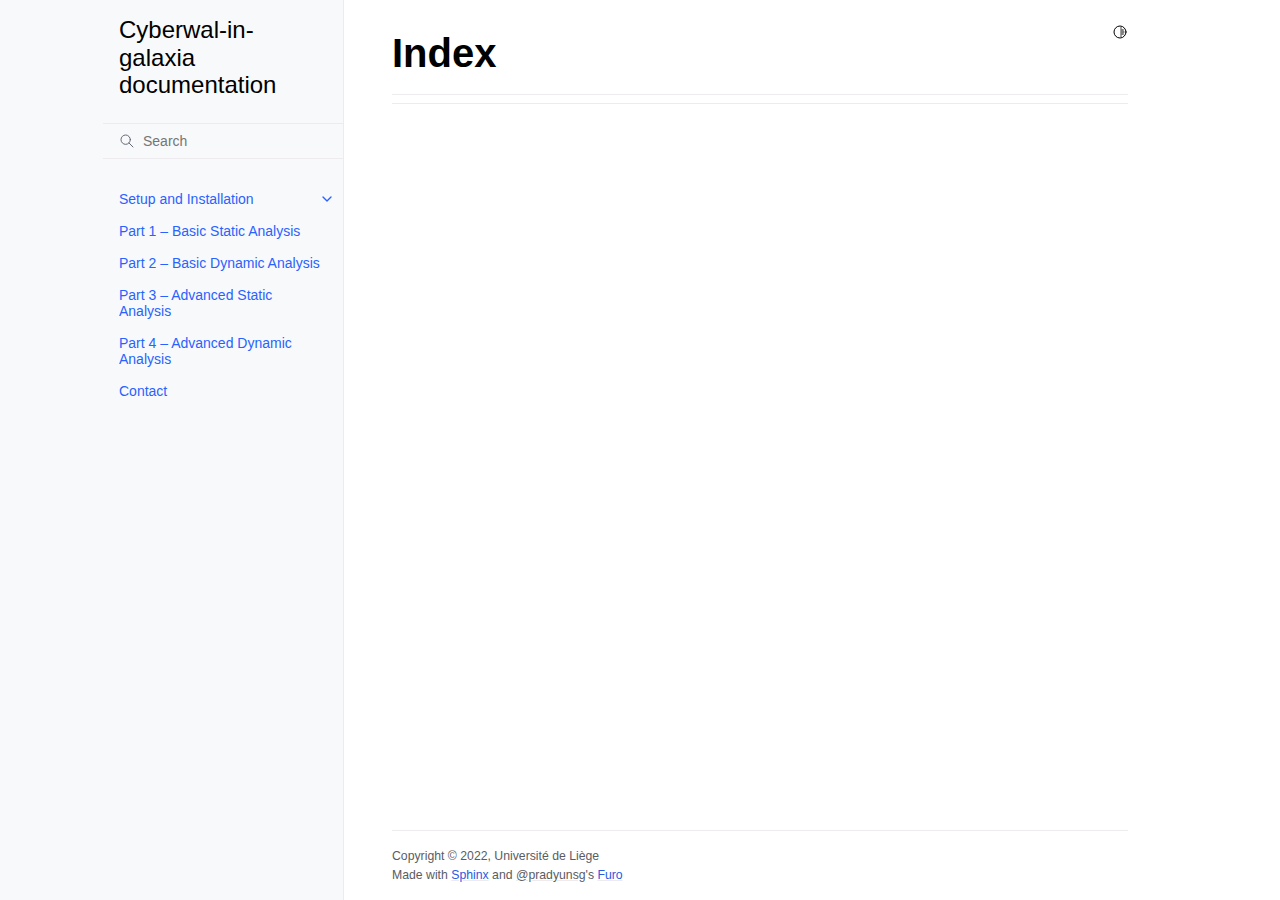
<file: genindex.html>
<!doctype html>
<html class="no-js" lang="en">
  <head><meta charset="utf-8"/>
    <meta name="viewport" content="width=device-width,initial-scale=1"/>
    <meta name="color-scheme" content="light dark"><link rel="index" title="Index" href="#" /><link rel="search" title="Search" href="search.html" />

    <meta name="generator" content="sphinx-5.3.0, furo 2022.09.29"/><title>Index - Cyberwal-in-galaxia documentation</title>
<link rel="stylesheet" type="text/css" href="_static/pygments.css" />
    <link rel="stylesheet" type="text/css" href="_static/styles/furo.css?digest=d81277517bee4d6b0349d71bb2661d4890b5617c" />
    <link rel="stylesheet" type="text/css" href="_static/styles/furo-extensions.css?digest=30d1aed668e5c3a91c3e3bf6a60b675221979f0e" />
    
    


<style>
  body {
    --color-code-background: #eeffcc;
  --color-code-foreground: black;
  
  }
  @media not print {
    body[data-theme="dark"] {
      --color-code-background: #202020;
  --color-code-foreground: #d0d0d0;
  
    }
    @media (prefers-color-scheme: dark) {
      body:not([data-theme="light"]) {
        --color-code-background: #202020;
  --color-code-foreground: #d0d0d0;
  
      }
    }
  }
</style></head>
  <body>
    
    <script>
      document.body.dataset.theme = localStorage.getItem("theme") || "auto";
    </script>
    

<svg xmlns="http://www.w3.org/2000/svg" style="display: none;">
  <symbol id="svg-toc" viewBox="0 0 24 24">
    <title>Contents</title>
    <svg stroke="currentColor" fill="currentColor" stroke-width="0" viewBox="0 0 1024 1024">
      <path d="M408 442h480c4.4 0 8-3.6 8-8v-56c0-4.4-3.6-8-8-8H408c-4.4 0-8 3.6-8 8v56c0 4.4 3.6 8 8 8zm-8 204c0 4.4 3.6 8 8 8h480c4.4 0 8-3.6 8-8v-56c0-4.4-3.6-8-8-8H408c-4.4 0-8 3.6-8 8v56zm504-486H120c-4.4 0-8 3.6-8 8v56c0 4.4 3.6 8 8 8h784c4.4 0 8-3.6 8-8v-56c0-4.4-3.6-8-8-8zm0 632H120c-4.4 0-8 3.6-8 8v56c0 4.4 3.6 8 8 8h784c4.4 0 8-3.6 8-8v-56c0-4.4-3.6-8-8-8zM115.4 518.9L271.7 642c5.8 4.6 14.4.5 14.4-6.9V388.9c0-7.4-8.5-11.5-14.4-6.9L115.4 505.1a8.74 8.74 0 0 0 0 13.8z"/>
    </svg>
  </symbol>
  <symbol id="svg-menu" viewBox="0 0 24 24">
    <title>Menu</title>
    <svg xmlns="http://www.w3.org/2000/svg" viewBox="0 0 24 24" fill="none" stroke="currentColor"
      stroke-width="2" stroke-linecap="round" stroke-linejoin="round" class="feather-menu">
      <line x1="3" y1="12" x2="21" y2="12"></line>
      <line x1="3" y1="6" x2="21" y2="6"></line>
      <line x1="3" y1="18" x2="21" y2="18"></line>
    </svg>
  </symbol>
  <symbol id="svg-arrow-right" viewBox="0 0 24 24">
    <title>Expand</title>
    <svg xmlns="http://www.w3.org/2000/svg" viewBox="0 0 24 24" fill="none" stroke="currentColor"
      stroke-width="2" stroke-linecap="round" stroke-linejoin="round" class="feather-chevron-right">
      <polyline points="9 18 15 12 9 6"></polyline>
    </svg>
  </symbol>
  <symbol id="svg-sun" viewBox="0 0 24 24">
    <title>Light mode</title>
    <svg xmlns="http://www.w3.org/2000/svg" viewBox="0 0 24 24" fill="none" stroke="currentColor"
      stroke-width="1.5" stroke-linecap="round" stroke-linejoin="round" class="feather-sun">
      <circle cx="12" cy="12" r="5"></circle>
      <line x1="12" y1="1" x2="12" y2="3"></line>
      <line x1="12" y1="21" x2="12" y2="23"></line>
      <line x1="4.22" y1="4.22" x2="5.64" y2="5.64"></line>
      <line x1="18.36" y1="18.36" x2="19.78" y2="19.78"></line>
      <line x1="1" y1="12" x2="3" y2="12"></line>
      <line x1="21" y1="12" x2="23" y2="12"></line>
      <line x1="4.22" y1="19.78" x2="5.64" y2="18.36"></line>
      <line x1="18.36" y1="5.64" x2="19.78" y2="4.22"></line>
    </svg>
  </symbol>
  <symbol id="svg-moon" viewBox="0 0 24 24">
    <title>Dark mode</title>
    <svg xmlns="http://www.w3.org/2000/svg" viewBox="0 0 24 24" fill="none" stroke="currentColor"
      stroke-width="1.5" stroke-linecap="round" stroke-linejoin="round" class="icon-tabler-moon">
      <path stroke="none" d="M0 0h24v24H0z" fill="none" />
      <path d="M12 3c.132 0 .263 0 .393 0a7.5 7.5 0 0 0 7.92 12.446a9 9 0 1 1 -8.313 -12.454z" />
    </svg>
  </symbol>
  <symbol id="svg-sun-half" viewBox="0 0 24 24">
    <title>Auto light/dark mode</title>
    <svg xmlns="http://www.w3.org/2000/svg" viewBox="0 0 24 24" fill="none" stroke="currentColor"
      stroke-width="1.5" stroke-linecap="round" stroke-linejoin="round" class="icon-tabler-shadow">
      <path stroke="none" d="M0 0h24v24H0z" fill="none"/>
      <circle cx="12" cy="12" r="9" />
      <path d="M13 12h5" />
      <path d="M13 15h4" />
      <path d="M13 18h1" />
      <path d="M13 9h4" />
      <path d="M13 6h1" />
    </svg>
  </symbol>
</svg>

<input type="checkbox" class="sidebar-toggle" name="__navigation" id="__navigation">
<input type="checkbox" class="sidebar-toggle" name="__toc" id="__toc">
<label class="overlay sidebar-overlay" for="__navigation">
  <div class="visually-hidden">Hide navigation sidebar</div>
</label>
<label class="overlay toc-overlay" for="__toc">
  <div class="visually-hidden">Hide table of contents sidebar</div>
</label>



<div class="page">
  <header class="mobile-header">
    <div class="header-left">
      <label class="nav-overlay-icon" for="__navigation">
        <div class="visually-hidden">Toggle site navigation sidebar</div>
        <i class="icon"><svg><use href="#svg-menu"></use></svg></i>
      </label>
    </div>
    <div class="header-center">
      <a href="index.html"><div class="brand">Cyberwal-in-galaxia  documentation</div></a>
    </div>
    <div class="header-right">
      <div class="theme-toggle-container theme-toggle-header">
        <button class="theme-toggle">
          <div class="visually-hidden">Toggle Light / Dark / Auto color theme</div>
          <svg class="theme-icon-when-auto"><use href="#svg-sun-half"></use></svg>
          <svg class="theme-icon-when-dark"><use href="#svg-moon"></use></svg>
          <svg class="theme-icon-when-light"><use href="#svg-sun"></use></svg>
        </button>
      </div>
      <label class="toc-overlay-icon toc-header-icon no-toc" for="__toc">
        <div class="visually-hidden">Toggle table of contents sidebar</div>
        <i class="icon"><svg><use href="#svg-toc"></use></svg></i>
      </label>
    </div>
  </header>
  <aside class="sidebar-drawer">
    <div class="sidebar-container">
      
      <div class="sidebar-sticky"><a class="sidebar-brand" href="index.html">
  
  
  <span class="sidebar-brand-text">Cyberwal-in-galaxia  documentation</span>
  
</a><form class="sidebar-search-container" method="get" action="search.html" role="search">
  <input class="sidebar-search" placeholder=Search name="q" aria-label="Search">
  <input type="hidden" name="check_keywords" value="yes">
  <input type="hidden" name="area" value="default">
</form>
<div id="searchbox"></div><div class="sidebar-scroll"><div class="sidebar-tree">
  <ul>
<li class="toctree-l1 has-children"><a class="reference internal" href="installation/index.html">Setup and Installation</a><input class="toctree-checkbox" id="toctree-checkbox-1" name="toctree-checkbox-1" role="switch" type="checkbox"/><label for="toctree-checkbox-1"><div class="visually-hidden">Toggle child pages in navigation</div><i class="icon"><svg><use href="#svg-arrow-right"></use></svg></i></label><ul>
<li class="toctree-l2"><a class="reference internal" href="installation/vmsetup.html">Setting Up a VM on Linux/Windows and Mac (Intel chips)</a></li>
<li class="toctree-l2"><a class="reference internal" href="installation/macsetup.html">Setting Up a VM on a recent Mac (with M1 or M2 chips)</a></li>
</ul>
</li>
<li class="toctree-l1"><a class="reference internal" href="part1/index.html">Part 1 – Basic Static Analysis</a></li>
<li class="toctree-l1"><a class="reference internal" href="part2/index.html">Part 2 – Basic Dynamic Analysis</a></li>
<li class="toctree-l1"><a class="reference internal" href="part3/index.html">Part 3 – Advanced Static Analysis</a></li>
<li class="toctree-l1"><a class="reference internal" href="part4/index.html">Part 4 – Advanced Dynamic Analysis</a></li>
<li class="toctree-l1"><a class="reference internal" href="contact/index.html">Contact</a></li>
</ul>

</div>
</div>

      </div>
      
    </div>
  </aside>
  <div class="main">
    <div class="content">
      <div class="article-container">
        <a href="#" class="back-to-top muted-link">
          <svg xmlns="http://www.w3.org/2000/svg" viewBox="0 0 24 24">
            <path d="M13 20h-2V8l-5.5 5.5-1.42-1.42L12 4.16l7.92 7.92-1.42 1.42L13 8v12z"></path>
          </svg>
          <span>Back to top</span>
        </a>
        <div class="content-icon-container">
          <div class="theme-toggle-container theme-toggle-content">
            <button class="theme-toggle">
              <div class="visually-hidden">Toggle Light / Dark / Auto color theme</div>
              <svg class="theme-icon-when-auto"><use href="#svg-sun-half"></use></svg>
              <svg class="theme-icon-when-dark"><use href="#svg-moon"></use></svg>
              <svg class="theme-icon-when-light"><use href="#svg-sun"></use></svg>
            </button>
          </div>
          <label class="toc-overlay-icon toc-content-icon no-toc" for="__toc">
            <div class="visually-hidden">Toggle table of contents sidebar</div>
            <i class="icon"><svg><use href="#svg-toc"></use></svg></i>
          </label>
        </div>
        <article role="main">
          
<section class="genindex-section">
  <h1 id="index">Index</h1>
  <div class="genindex-jumpbox"></div>
</section>

        </article>
      </div>
      <footer>
        
        <div class="related-pages">
          
          
        </div>
        <div class="bottom-of-page">
          <div class="left-details">
            <div class="copyright">
                Copyright &#169; 2022, Université de Liège
            </div>
            Made with <a href="https://www.sphinx-doc.org/">Sphinx</a> and <a class="muted-link" href="https://pradyunsg.me">@pradyunsg</a>'s
            
            <a href="https://github.com/pradyunsg/furo">Furo</a>
            
          </div>
          <div class="right-details">
            <div class="icons">
              
            </div>
          </div>
        </div>
        
      </footer>
    </div>
    <aside class="toc-drawer no-toc">
      
      
      
    </aside>
  </div>
</div><script data-url_root="./" id="documentation_options" src="_static/documentation_options.js"></script>
    <script src="_static/jquery.js"></script>
    <script src="_static/underscore.js"></script>
    <script src="_static/_sphinx_javascript_frameworks_compat.js"></script>
    <script src="_static/doctools.js"></script>
    <script src="_static/sphinx_highlight.js"></script>
    <script src="_static/scripts/furo.js"></script>
    </body>
</html>
</file>
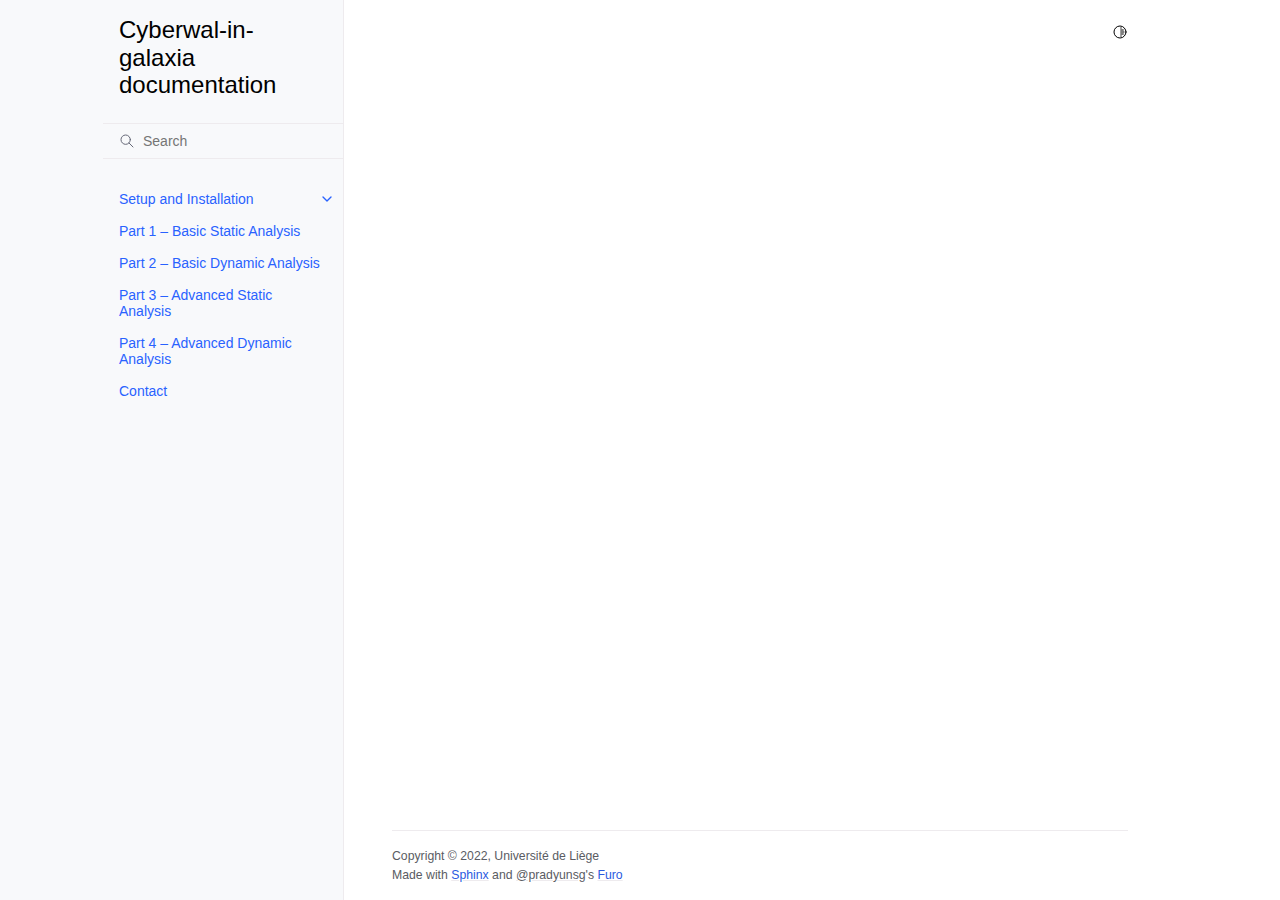
<file: search.html>
<!doctype html>
<html class="no-js" lang="en">
  <head><meta charset="utf-8"/>
    <meta name="viewport" content="width=device-width,initial-scale=1"/>
    <meta name="color-scheme" content="light dark"><link rel="index" title="Index" href="genindex.html" /><link rel="search" title="Search" href="#" />

    <meta name="generator" content="sphinx-5.3.0, furo 2022.09.29"/><title>Search - Cyberwal-in-galaxia  documentation</title><link rel="stylesheet" type="text/css" href="_static/pygments.css" />
    <link rel="stylesheet" type="text/css" href="_static/styles/furo.css?digest=d81277517bee4d6b0349d71bb2661d4890b5617c" />
    <link rel="stylesheet" type="text/css" href="_static/styles/furo-extensions.css?digest=30d1aed668e5c3a91c3e3bf6a60b675221979f0e" />
    
    


<style>
  body {
    --color-code-background: #eeffcc;
  --color-code-foreground: black;
  
  }
  @media not print {
    body[data-theme="dark"] {
      --color-code-background: #202020;
  --color-code-foreground: #d0d0d0;
  
    }
    @media (prefers-color-scheme: dark) {
      body:not([data-theme="light"]) {
        --color-code-background: #202020;
  --color-code-foreground: #d0d0d0;
  
      }
    }
  }
</style></head>
  <body>
    
    <script>
      document.body.dataset.theme = localStorage.getItem("theme") || "auto";
    </script>
    

<svg xmlns="http://www.w3.org/2000/svg" style="display: none;">
  <symbol id="svg-toc" viewBox="0 0 24 24">
    <title>Contents</title>
    <svg stroke="currentColor" fill="currentColor" stroke-width="0" viewBox="0 0 1024 1024">
      <path d="M408 442h480c4.4 0 8-3.6 8-8v-56c0-4.4-3.6-8-8-8H408c-4.4 0-8 3.6-8 8v56c0 4.4 3.6 8 8 8zm-8 204c0 4.4 3.6 8 8 8h480c4.4 0 8-3.6 8-8v-56c0-4.4-3.6-8-8-8H408c-4.4 0-8 3.6-8 8v56zm504-486H120c-4.4 0-8 3.6-8 8v56c0 4.4 3.6 8 8 8h784c4.4 0 8-3.6 8-8v-56c0-4.4-3.6-8-8-8zm0 632H120c-4.4 0-8 3.6-8 8v56c0 4.4 3.6 8 8 8h784c4.4 0 8-3.6 8-8v-56c0-4.4-3.6-8-8-8zM115.4 518.9L271.7 642c5.8 4.6 14.4.5 14.4-6.9V388.9c0-7.4-8.5-11.5-14.4-6.9L115.4 505.1a8.74 8.74 0 0 0 0 13.8z"/>
    </svg>
  </symbol>
  <symbol id="svg-menu" viewBox="0 0 24 24">
    <title>Menu</title>
    <svg xmlns="http://www.w3.org/2000/svg" viewBox="0 0 24 24" fill="none" stroke="currentColor"
      stroke-width="2" stroke-linecap="round" stroke-linejoin="round" class="feather-menu">
      <line x1="3" y1="12" x2="21" y2="12"></line>
      <line x1="3" y1="6" x2="21" y2="6"></line>
      <line x1="3" y1="18" x2="21" y2="18"></line>
    </svg>
  </symbol>
  <symbol id="svg-arrow-right" viewBox="0 0 24 24">
    <title>Expand</title>
    <svg xmlns="http://www.w3.org/2000/svg" viewBox="0 0 24 24" fill="none" stroke="currentColor"
      stroke-width="2" stroke-linecap="round" stroke-linejoin="round" class="feather-chevron-right">
      <polyline points="9 18 15 12 9 6"></polyline>
    </svg>
  </symbol>
  <symbol id="svg-sun" viewBox="0 0 24 24">
    <title>Light mode</title>
    <svg xmlns="http://www.w3.org/2000/svg" viewBox="0 0 24 24" fill="none" stroke="currentColor"
      stroke-width="1.5" stroke-linecap="round" stroke-linejoin="round" class="feather-sun">
      <circle cx="12" cy="12" r="5"></circle>
      <line x1="12" y1="1" x2="12" y2="3"></line>
      <line x1="12" y1="21" x2="12" y2="23"></line>
      <line x1="4.22" y1="4.22" x2="5.64" y2="5.64"></line>
      <line x1="18.36" y1="18.36" x2="19.78" y2="19.78"></line>
      <line x1="1" y1="12" x2="3" y2="12"></line>
      <line x1="21" y1="12" x2="23" y2="12"></line>
      <line x1="4.22" y1="19.78" x2="5.64" y2="18.36"></line>
      <line x1="18.36" y1="5.64" x2="19.78" y2="4.22"></line>
    </svg>
  </symbol>
  <symbol id="svg-moon" viewBox="0 0 24 24">
    <title>Dark mode</title>
    <svg xmlns="http://www.w3.org/2000/svg" viewBox="0 0 24 24" fill="none" stroke="currentColor"
      stroke-width="1.5" stroke-linecap="round" stroke-linejoin="round" class="icon-tabler-moon">
      <path stroke="none" d="M0 0h24v24H0z" fill="none" />
      <path d="M12 3c.132 0 .263 0 .393 0a7.5 7.5 0 0 0 7.92 12.446a9 9 0 1 1 -8.313 -12.454z" />
    </svg>
  </symbol>
  <symbol id="svg-sun-half" viewBox="0 0 24 24">
    <title>Auto light/dark mode</title>
    <svg xmlns="http://www.w3.org/2000/svg" viewBox="0 0 24 24" fill="none" stroke="currentColor"
      stroke-width="1.5" stroke-linecap="round" stroke-linejoin="round" class="icon-tabler-shadow">
      <path stroke="none" d="M0 0h24v24H0z" fill="none"/>
      <circle cx="12" cy="12" r="9" />
      <path d="M13 12h5" />
      <path d="M13 15h4" />
      <path d="M13 18h1" />
      <path d="M13 9h4" />
      <path d="M13 6h1" />
    </svg>
  </symbol>
</svg>

<input type="checkbox" class="sidebar-toggle" name="__navigation" id="__navigation">
<input type="checkbox" class="sidebar-toggle" name="__toc" id="__toc">
<label class="overlay sidebar-overlay" for="__navigation">
  <div class="visually-hidden">Hide navigation sidebar</div>
</label>
<label class="overlay toc-overlay" for="__toc">
  <div class="visually-hidden">Hide table of contents sidebar</div>
</label>



<div class="page">
  <header class="mobile-header">
    <div class="header-left">
      <label class="nav-overlay-icon" for="__navigation">
        <div class="visually-hidden">Toggle site navigation sidebar</div>
        <i class="icon"><svg><use href="#svg-menu"></use></svg></i>
      </label>
    </div>
    <div class="header-center">
      <a href="index.html"><div class="brand">Cyberwal-in-galaxia  documentation</div></a>
    </div>
    <div class="header-right">
      <div class="theme-toggle-container theme-toggle-header">
        <button class="theme-toggle">
          <div class="visually-hidden">Toggle Light / Dark / Auto color theme</div>
          <svg class="theme-icon-when-auto"><use href="#svg-sun-half"></use></svg>
          <svg class="theme-icon-when-dark"><use href="#svg-moon"></use></svg>
          <svg class="theme-icon-when-light"><use href="#svg-sun"></use></svg>
        </button>
      </div>
      <label class="toc-overlay-icon toc-header-icon no-toc" for="__toc">
        <div class="visually-hidden">Toggle table of contents sidebar</div>
        <i class="icon"><svg><use href="#svg-toc"></use></svg></i>
      </label>
    </div>
  </header>
  <aside class="sidebar-drawer">
    <div class="sidebar-container">
      
      <div class="sidebar-sticky"><a class="sidebar-brand" href="index.html">
  
  
  <span class="sidebar-brand-text">Cyberwal-in-galaxia  documentation</span>
  
</a><form class="sidebar-search-container" method="get" action="#" role="search">
  <input class="sidebar-search" placeholder=Search name="q" aria-label="Search">
  <input type="hidden" name="check_keywords" value="yes">
  <input type="hidden" name="area" value="default">
</form>
<div id="searchbox"></div><div class="sidebar-scroll"><div class="sidebar-tree">
  <ul>
<li class="toctree-l1 has-children"><a class="reference internal" href="installation/index.html">Setup and Installation</a><input class="toctree-checkbox" id="toctree-checkbox-1" name="toctree-checkbox-1" role="switch" type="checkbox"/><label for="toctree-checkbox-1"><div class="visually-hidden">Toggle child pages in navigation</div><i class="icon"><svg><use href="#svg-arrow-right"></use></svg></i></label><ul>
<li class="toctree-l2"><a class="reference internal" href="installation/vmsetup.html">Setting Up a VM on Linux/Windows and Mac (Intel chips)</a></li>
<li class="toctree-l2"><a class="reference internal" href="installation/macsetup.html">Setting Up a VM on a recent Mac (with M1 or M2 chips)</a></li>
</ul>
</li>
<li class="toctree-l1"><a class="reference internal" href="part1/index.html">Part 1 – Basic Static Analysis</a></li>
<li class="toctree-l1"><a class="reference internal" href="part2/index.html">Part 2 – Basic Dynamic Analysis</a></li>
<li class="toctree-l1"><a class="reference internal" href="part3/index.html">Part 3 – Advanced Static Analysis</a></li>
<li class="toctree-l1"><a class="reference internal" href="part4/index.html">Part 4 – Advanced Dynamic Analysis</a></li>
<li class="toctree-l1"><a class="reference internal" href="contact/index.html">Contact</a></li>
</ul>

</div>
</div>

      </div>
      
    </div>
  </aside>
  <div class="main">
    <div class="content">
      <div class="article-container">
        <a href="#" class="back-to-top muted-link">
          <svg xmlns="http://www.w3.org/2000/svg" viewBox="0 0 24 24">
            <path d="M13 20h-2V8l-5.5 5.5-1.42-1.42L12 4.16l7.92 7.92-1.42 1.42L13 8v12z"></path>
          </svg>
          <span>Back to top</span>
        </a>
        <div class="content-icon-container">
          <div class="theme-toggle-container theme-toggle-content">
            <button class="theme-toggle">
              <div class="visually-hidden">Toggle Light / Dark / Auto color theme</div>
              <svg class="theme-icon-when-auto"><use href="#svg-sun-half"></use></svg>
              <svg class="theme-icon-when-dark"><use href="#svg-moon"></use></svg>
              <svg class="theme-icon-when-light"><use href="#svg-sun"></use></svg>
            </button>
          </div>
          <label class="toc-overlay-icon toc-content-icon no-toc" for="__toc">
            <div class="visually-hidden">Toggle table of contents sidebar</div>
            <i class="icon"><svg><use href="#svg-toc"></use></svg></i>
          </label>
        </div>
        <article role="main">
          
<noscript>
<div class="admonition error">
  <p class="admonition-title">Error</p>
  <p>
    Please activate JavaScript to enable the search functionality.
  </p>
</div>
</noscript>

<div id="search-results"></div>

        </article>
      </div>
      <footer>
        
        <div class="related-pages">
          
          
        </div>
        <div class="bottom-of-page">
          <div class="left-details">
            <div class="copyright">
                Copyright &#169; 2022, Université de Liège
            </div>
            Made with <a href="https://www.sphinx-doc.org/">Sphinx</a> and <a class="muted-link" href="https://pradyunsg.me">@pradyunsg</a>'s
            
            <a href="https://github.com/pradyunsg/furo">Furo</a>
            
          </div>
          <div class="right-details">
            <div class="icons">
              
            </div>
          </div>
        </div>
        
      </footer>
    </div>
    <aside class="toc-drawer no-toc">
      
      
      
    </aside>
  </div>
</div><script data-url_root="./" id="documentation_options" src="_static/documentation_options.js"></script>
    <script src="_static/jquery.js"></script>
    <script src="_static/underscore.js"></script>
    <script src="_static/_sphinx_javascript_frameworks_compat.js"></script>
    <script src="_static/doctools.js"></script>
    <script src="_static/sphinx_highlight.js"></script>
    <script src="_static/scripts/furo.js"></script>
    
<script src="_static/searchtools.js"></script>
<script src="_static/language_data.js"></script>
<script src="searchindex.js"></script></body>
</html>
</file>
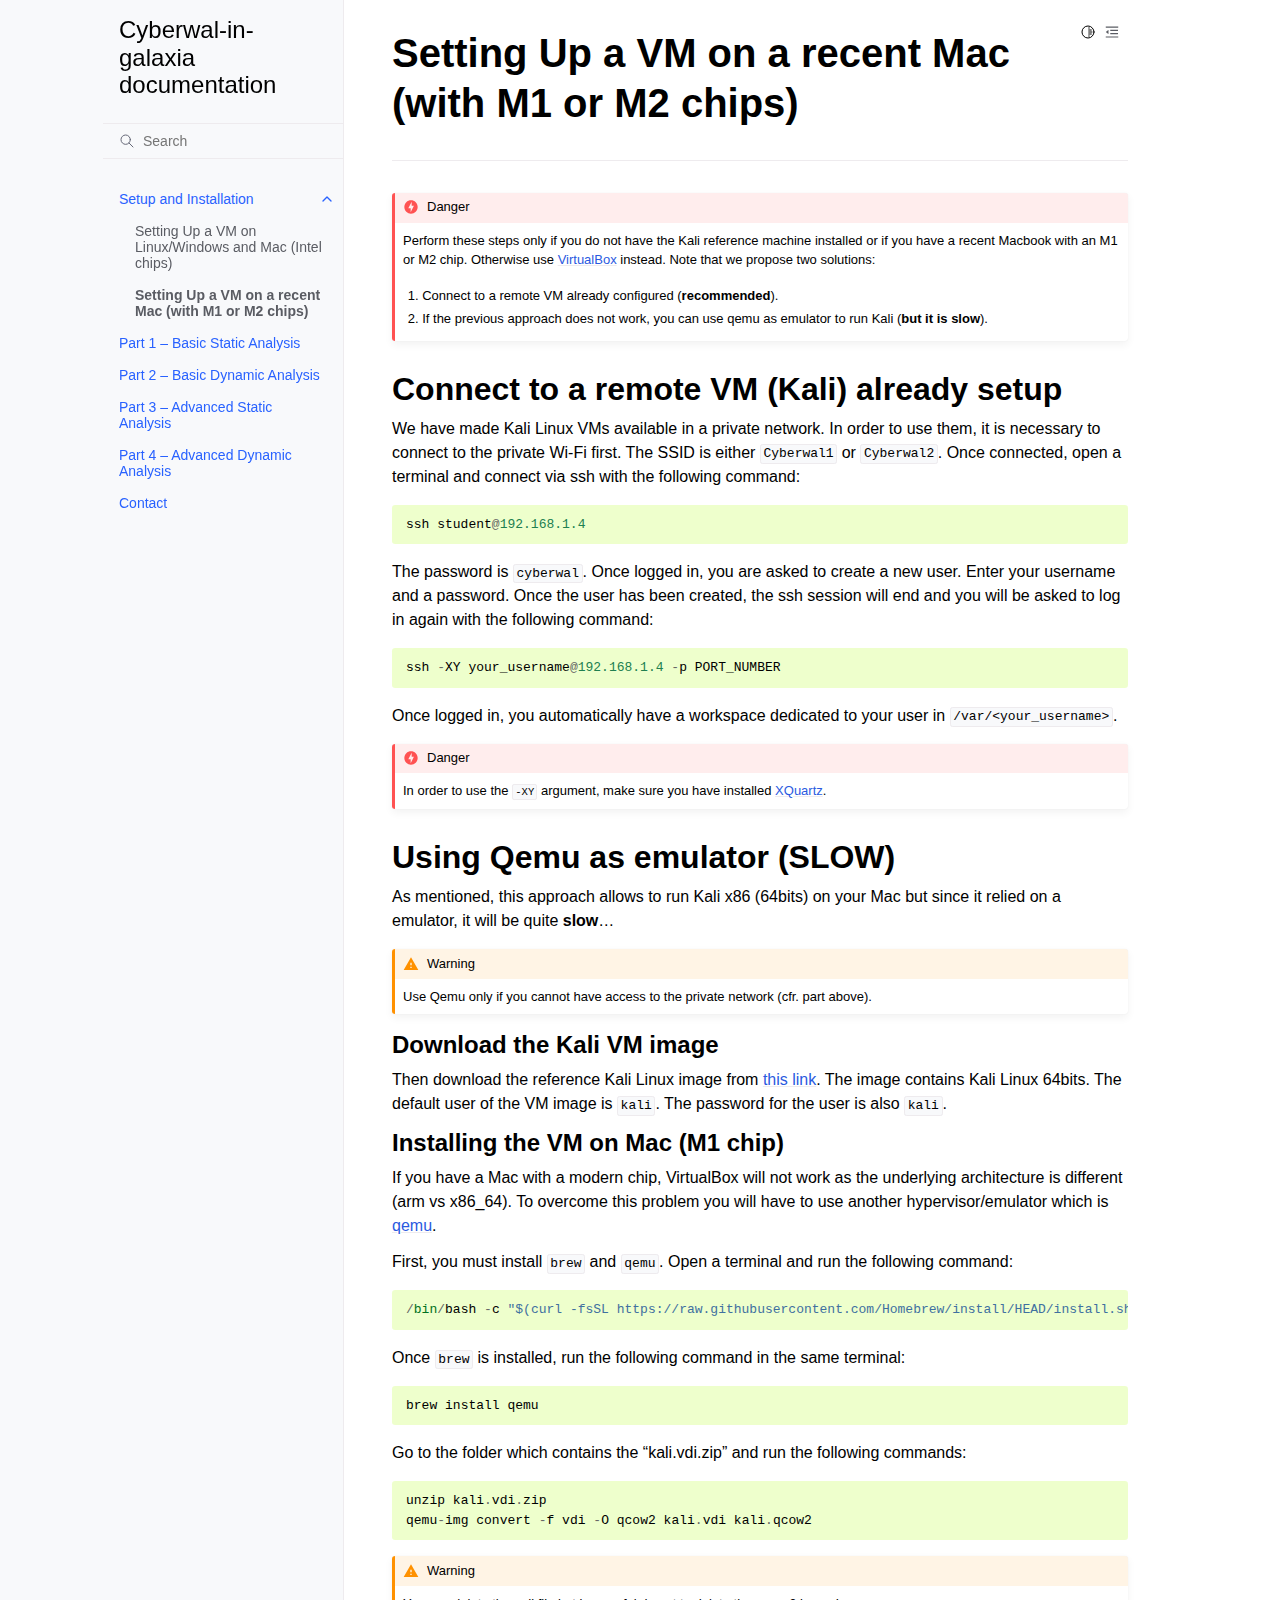
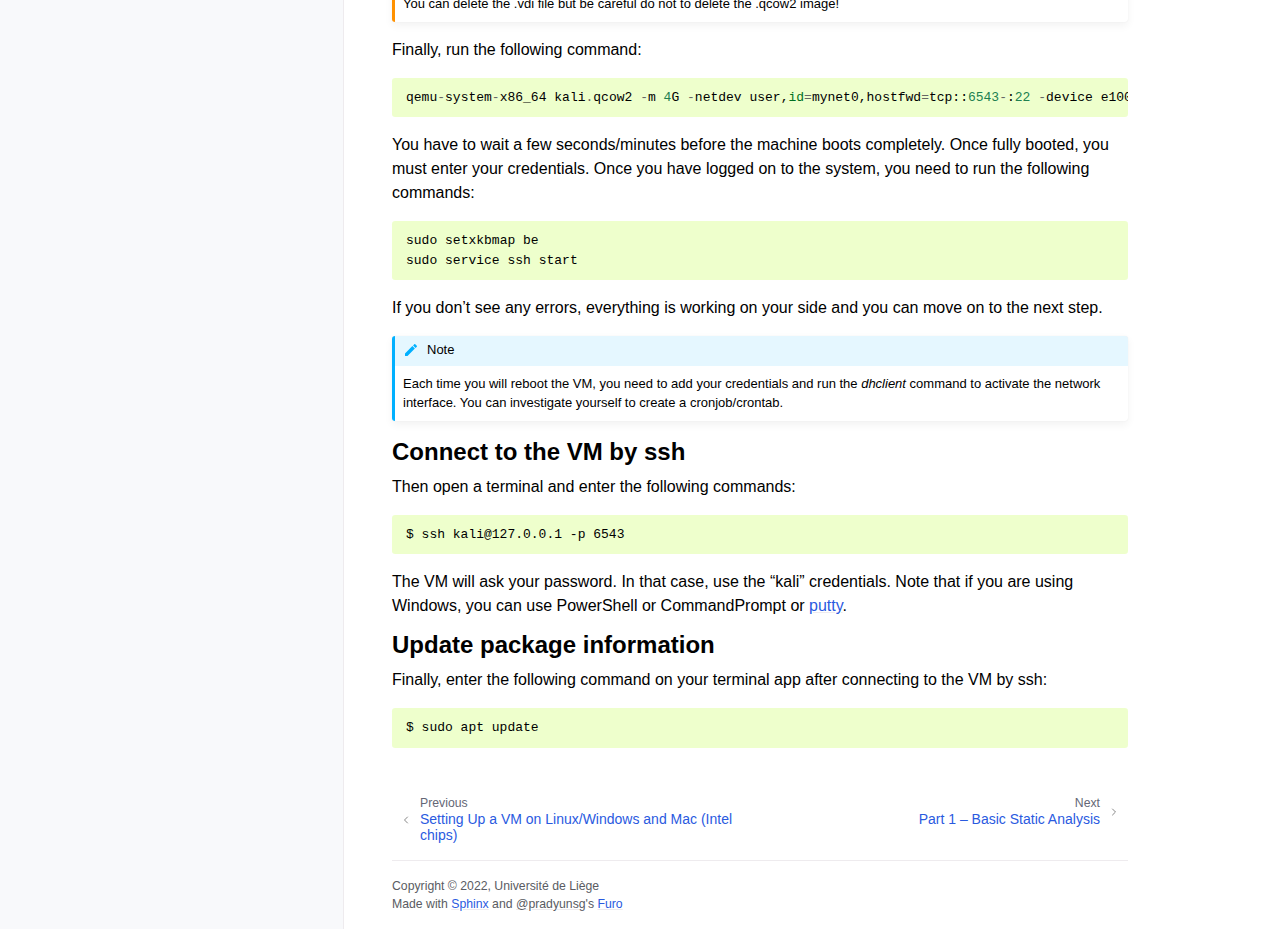
<file: installation/macsetup.html>
<!doctype html>
<html class="no-js" lang="en">
  <head><meta charset="utf-8"/>
    <meta name="viewport" content="width=device-width,initial-scale=1"/>
    <meta name="color-scheme" content="light dark"><link rel="index" title="Index" href="../genindex.html" /><link rel="search" title="Search" href="../search.html" /><link rel="next" title="Part 1 – Basic Static Analysis" href="../part1/index.html" /><link rel="prev" title="Setting Up a VM on Linux/Windows and Mac (Intel chips)" href="vmsetup.html" />

    <meta name="generator" content="sphinx-5.3.0, furo 2022.09.29"/>
        <title>Setting Up a VM on a recent Mac (with M1 or M2 chips) - Cyberwal-in-galaxia documentation</title>
      <link rel="stylesheet" type="text/css" href="../_static/pygments.css" />
    <link rel="stylesheet" type="text/css" href="../_static/styles/furo.css?digest=d81277517bee4d6b0349d71bb2661d4890b5617c" />
    <link rel="stylesheet" type="text/css" href="../_static/styles/furo-extensions.css?digest=30d1aed668e5c3a91c3e3bf6a60b675221979f0e" />
    
    


<style>
  body {
    --color-code-background: #eeffcc;
  --color-code-foreground: black;
  
  }
  @media not print {
    body[data-theme="dark"] {
      --color-code-background: #202020;
  --color-code-foreground: #d0d0d0;
  
    }
    @media (prefers-color-scheme: dark) {
      body:not([data-theme="light"]) {
        --color-code-background: #202020;
  --color-code-foreground: #d0d0d0;
  
      }
    }
  }
</style></head>
  <body>
    
    <script>
      document.body.dataset.theme = localStorage.getItem("theme") || "auto";
    </script>
    

<svg xmlns="http://www.w3.org/2000/svg" style="display: none;">
  <symbol id="svg-toc" viewBox="0 0 24 24">
    <title>Contents</title>
    <svg stroke="currentColor" fill="currentColor" stroke-width="0" viewBox="0 0 1024 1024">
      <path d="M408 442h480c4.4 0 8-3.6 8-8v-56c0-4.4-3.6-8-8-8H408c-4.4 0-8 3.6-8 8v56c0 4.4 3.6 8 8 8zm-8 204c0 4.4 3.6 8 8 8h480c4.4 0 8-3.6 8-8v-56c0-4.4-3.6-8-8-8H408c-4.4 0-8 3.6-8 8v56zm504-486H120c-4.4 0-8 3.6-8 8v56c0 4.4 3.6 8 8 8h784c4.4 0 8-3.6 8-8v-56c0-4.4-3.6-8-8-8zm0 632H120c-4.4 0-8 3.6-8 8v56c0 4.4 3.6 8 8 8h784c4.4 0 8-3.6 8-8v-56c0-4.4-3.6-8-8-8zM115.4 518.9L271.7 642c5.8 4.6 14.4.5 14.4-6.9V388.9c0-7.4-8.5-11.5-14.4-6.9L115.4 505.1a8.74 8.74 0 0 0 0 13.8z"/>
    </svg>
  </symbol>
  <symbol id="svg-menu" viewBox="0 0 24 24">
    <title>Menu</title>
    <svg xmlns="http://www.w3.org/2000/svg" viewBox="0 0 24 24" fill="none" stroke="currentColor"
      stroke-width="2" stroke-linecap="round" stroke-linejoin="round" class="feather-menu">
      <line x1="3" y1="12" x2="21" y2="12"></line>
      <line x1="3" y1="6" x2="21" y2="6"></line>
      <line x1="3" y1="18" x2="21" y2="18"></line>
    </svg>
  </symbol>
  <symbol id="svg-arrow-right" viewBox="0 0 24 24">
    <title>Expand</title>
    <svg xmlns="http://www.w3.org/2000/svg" viewBox="0 0 24 24" fill="none" stroke="currentColor"
      stroke-width="2" stroke-linecap="round" stroke-linejoin="round" class="feather-chevron-right">
      <polyline points="9 18 15 12 9 6"></polyline>
    </svg>
  </symbol>
  <symbol id="svg-sun" viewBox="0 0 24 24">
    <title>Light mode</title>
    <svg xmlns="http://www.w3.org/2000/svg" viewBox="0 0 24 24" fill="none" stroke="currentColor"
      stroke-width="1.5" stroke-linecap="round" stroke-linejoin="round" class="feather-sun">
      <circle cx="12" cy="12" r="5"></circle>
      <line x1="12" y1="1" x2="12" y2="3"></line>
      <line x1="12" y1="21" x2="12" y2="23"></line>
      <line x1="4.22" y1="4.22" x2="5.64" y2="5.64"></line>
      <line x1="18.36" y1="18.36" x2="19.78" y2="19.78"></line>
      <line x1="1" y1="12" x2="3" y2="12"></line>
      <line x1="21" y1="12" x2="23" y2="12"></line>
      <line x1="4.22" y1="19.78" x2="5.64" y2="18.36"></line>
      <line x1="18.36" y1="5.64" x2="19.78" y2="4.22"></line>
    </svg>
  </symbol>
  <symbol id="svg-moon" viewBox="0 0 24 24">
    <title>Dark mode</title>
    <svg xmlns="http://www.w3.org/2000/svg" viewBox="0 0 24 24" fill="none" stroke="currentColor"
      stroke-width="1.5" stroke-linecap="round" stroke-linejoin="round" class="icon-tabler-moon">
      <path stroke="none" d="M0 0h24v24H0z" fill="none" />
      <path d="M12 3c.132 0 .263 0 .393 0a7.5 7.5 0 0 0 7.92 12.446a9 9 0 1 1 -8.313 -12.454z" />
    </svg>
  </symbol>
  <symbol id="svg-sun-half" viewBox="0 0 24 24">
    <title>Auto light/dark mode</title>
    <svg xmlns="http://www.w3.org/2000/svg" viewBox="0 0 24 24" fill="none" stroke="currentColor"
      stroke-width="1.5" stroke-linecap="round" stroke-linejoin="round" class="icon-tabler-shadow">
      <path stroke="none" d="M0 0h24v24H0z" fill="none"/>
      <circle cx="12" cy="12" r="9" />
      <path d="M13 12h5" />
      <path d="M13 15h4" />
      <path d="M13 18h1" />
      <path d="M13 9h4" />
      <path d="M13 6h1" />
    </svg>
  </symbol>
</svg>

<input type="checkbox" class="sidebar-toggle" name="__navigation" id="__navigation">
<input type="checkbox" class="sidebar-toggle" name="__toc" id="__toc">
<label class="overlay sidebar-overlay" for="__navigation">
  <div class="visually-hidden">Hide navigation sidebar</div>
</label>
<label class="overlay toc-overlay" for="__toc">
  <div class="visually-hidden">Hide table of contents sidebar</div>
</label>



<div class="page">
  <header class="mobile-header">
    <div class="header-left">
      <label class="nav-overlay-icon" for="__navigation">
        <div class="visually-hidden">Toggle site navigation sidebar</div>
        <i class="icon"><svg><use href="#svg-menu"></use></svg></i>
      </label>
    </div>
    <div class="header-center">
      <a href="../index.html"><div class="brand">Cyberwal-in-galaxia  documentation</div></a>
    </div>
    <div class="header-right">
      <div class="theme-toggle-container theme-toggle-header">
        <button class="theme-toggle">
          <div class="visually-hidden">Toggle Light / Dark / Auto color theme</div>
          <svg class="theme-icon-when-auto"><use href="#svg-sun-half"></use></svg>
          <svg class="theme-icon-when-dark"><use href="#svg-moon"></use></svg>
          <svg class="theme-icon-when-light"><use href="#svg-sun"></use></svg>
        </button>
      </div>
      <label class="toc-overlay-icon toc-header-icon" for="__toc">
        <div class="visually-hidden">Toggle table of contents sidebar</div>
        <i class="icon"><svg><use href="#svg-toc"></use></svg></i>
      </label>
    </div>
  </header>
  <aside class="sidebar-drawer">
    <div class="sidebar-container">
      
      <div class="sidebar-sticky"><a class="sidebar-brand" href="../index.html">
  
  
  <span class="sidebar-brand-text">Cyberwal-in-galaxia  documentation</span>
  
</a><form class="sidebar-search-container" method="get" action="../search.html" role="search">
  <input class="sidebar-search" placeholder=Search name="q" aria-label="Search">
  <input type="hidden" name="check_keywords" value="yes">
  <input type="hidden" name="area" value="default">
</form>
<div id="searchbox"></div><div class="sidebar-scroll"><div class="sidebar-tree">
  <ul class="current">
<li class="toctree-l1 current has-children"><a class="reference internal" href="index.html">Setup and Installation</a><input checked="" class="toctree-checkbox" id="toctree-checkbox-1" name="toctree-checkbox-1" role="switch" type="checkbox"/><label for="toctree-checkbox-1"><div class="visually-hidden">Toggle child pages in navigation</div><i class="icon"><svg><use href="#svg-arrow-right"></use></svg></i></label><ul class="current">
<li class="toctree-l2"><a class="reference internal" href="vmsetup.html">Setting Up a VM on Linux/Windows and Mac (Intel chips)</a></li>
<li class="toctree-l2 current current-page"><a class="current reference internal" href="#">Setting Up a VM on a recent Mac (with M1 or M2 chips)</a></li>
</ul>
</li>
<li class="toctree-l1"><a class="reference internal" href="../part1/index.html">Part 1 – Basic Static Analysis</a></li>
<li class="toctree-l1"><a class="reference internal" href="../part2/index.html">Part 2 – Basic Dynamic Analysis</a></li>
<li class="toctree-l1"><a class="reference internal" href="../part3/index.html">Part 3 – Advanced Static Analysis</a></li>
<li class="toctree-l1"><a class="reference internal" href="../part4/index.html">Part 4 – Advanced Dynamic Analysis</a></li>
<li class="toctree-l1"><a class="reference internal" href="../contact/index.html">Contact</a></li>
</ul>

</div>
</div>

      </div>
      
    </div>
  </aside>
  <div class="main">
    <div class="content">
      <div class="article-container">
        <a href="#" class="back-to-top muted-link">
          <svg xmlns="http://www.w3.org/2000/svg" viewBox="0 0 24 24">
            <path d="M13 20h-2V8l-5.5 5.5-1.42-1.42L12 4.16l7.92 7.92-1.42 1.42L13 8v12z"></path>
          </svg>
          <span>Back to top</span>
        </a>
        <div class="content-icon-container">
          
<div class="theme-toggle-container theme-toggle-content">
            <button class="theme-toggle">
              <div class="visually-hidden">Toggle Light / Dark / Auto color theme</div>
              <svg class="theme-icon-when-auto"><use href="#svg-sun-half"></use></svg>
              <svg class="theme-icon-when-dark"><use href="#svg-moon"></use></svg>
              <svg class="theme-icon-when-light"><use href="#svg-sun"></use></svg>
            </button>
          </div>
          <label class="toc-overlay-icon toc-content-icon" for="__toc">
            <div class="visually-hidden">Toggle table of contents sidebar</div>
            <i class="icon"><svg><use href="#svg-toc"></use></svg></i>
          </label>
        </div>
        <article role="main">
          <div class="section" id="setting-up-a-vm-on-a-recent-mac-with-m1-or-m2-chips">
<h1>Setting Up a VM on a recent Mac (with M1 or M2 chips)<a class="headerlink" href="#setting-up-a-vm-on-a-recent-mac-with-m1-or-m2-chips" title="Permalink to this heading">#</a></h1>
<hr class="docutils" />
<div class="admonition danger">
<p class="admonition-title">Danger</p>
<p>Perform these steps only if you do not have the Kali reference machine installed or if you have a recent Macbook with an M1 or M2 chip. Otherwise use <a class="reference external" href="vmsetup.html">VirtualBox</a> instead. Note that we propose two solutions:</p>
<ol class="arabic simple">
<li><p>Connect to a remote VM already configured (<strong>recommended</strong>).</p></li>
<li><p>If the previous approach does not work, you can use qemu as emulator to run Kali (<strong>but it is slow</strong>).</p></li>
</ol>
</div>
<div class="section" id="connect-to-a-remote-vm-kali-already-setup">
<span id="target-connect-to-a-remote-vm"></span><h2>Connect to a remote VM (Kali) already setup<a class="headerlink" href="#connect-to-a-remote-vm-kali-already-setup" title="Permalink to this heading">#</a></h2>
<p>We have made Kali Linux VMs available in a private network. In order to use them, it is necessary to connect to the private Wi-Fi first. The SSID is either <code class="docutils literal notranslate"><span class="pre">Cyberwal1</span></code> or <code class="docutils literal notranslate"><span class="pre">Cyberwal2</span></code>. Once connected, open a terminal and connect via ssh with the following command:</p>
<div class="highlight-default notranslate"><div class="highlight"><pre><span></span><span class="n">ssh</span> <span class="n">student</span><span class="o">@</span><span class="mf">192.168.1.4</span>
</pre></div>
</div>
<p>The password is <code class="docutils literal notranslate"><span class="pre">cyberwal</span></code>. Once logged in, you are asked to create a new user. Enter your username and a password. Once the user has been created, the ssh session will end and you will be asked to log in again with the following command:</p>
<div class="highlight-default notranslate"><div class="highlight"><pre><span></span><span class="n">ssh</span> <span class="o">-</span><span class="n">XY</span> <span class="n">your_username</span><span class="o">@</span><span class="mf">192.168.1.4</span> <span class="o">-</span><span class="n">p</span> <span class="n">PORT_NUMBER</span>
</pre></div>
</div>
<p>Once logged in, you automatically have a workspace dedicated to your user in <code class="docutils literal notranslate"><span class="pre">/var/&lt;your_username&gt;</span></code>.</p>
<div class="admonition danger">
<p class="admonition-title">Danger</p>
<p>In order to use the <code class="docutils literal notranslate"><span class="pre">-XY</span></code> argument, make sure you have installed <a class="reference external" href="https://www.xquartz.org">XQuartz</a>.</p>
</div>
</div>
<div class="section" id="using-qemu-as-emulator-slow">
<h2>Using Qemu as emulator (SLOW)<a class="headerlink" href="#using-qemu-as-emulator-slow" title="Permalink to this heading">#</a></h2>
<p>As mentioned, this approach allows to run Kali x86 (64bits) on your Mac but since it relied on a emulator, it will be quite <strong>slow</strong>…</p>
<div class="admonition warning">
<p class="admonition-title">Warning</p>
<p>Use Qemu only if you cannot have access to the private network (cfr. part above).</p>
</div>
<div class="section" id="download-the-kali-vm-image">
<h3>Download the Kali VM image<a class="headerlink" href="#download-the-kali-vm-image" title="Permalink to this heading">#</a></h3>
<p>Then download the reference Kali Linux image from <a class="reference external" href="https://www.kali.org/get-kali/#kali-virtual-machines">this link</a>.
The image contains Kali Linux 64bits. The default user of the VM image is <code class="docutils literal notranslate"><span class="pre">kali</span></code>. The password for the user is also <code class="docutils literal notranslate"><span class="pre">kali</span></code>.</p>
</div>
<div class="section" id="installing-the-vm-on-mac-m1-chip">
<h3>Installing the VM on Mac (M1 chip)<a class="headerlink" href="#installing-the-vm-on-mac-m1-chip" title="Permalink to this heading">#</a></h3>
<p>If you have a Mac with a modern chip, VirtualBox will not work as the underlying architecture is different (arm vs x86_64). To overcome this problem you will have to use another hypervisor/emulator which is <a class="reference external" href="https://www.qemu.org">qemu</a>.</p>
<p>First, you must install <code class="docutils literal notranslate"><span class="pre">brew</span></code> and <code class="docutils literal notranslate"><span class="pre">qemu</span></code>. Open a terminal and run the following command:</p>
<div class="highlight-default notranslate"><div class="highlight"><pre><span></span><span class="o">/</span><span class="nb">bin</span><span class="o">/</span><span class="n">bash</span> <span class="o">-</span><span class="n">c</span> <span class="s2">&quot;$(curl -fsSL https://raw.githubusercontent.com/Homebrew/install/HEAD/install.sh)&quot;</span>
</pre></div>
</div>
<p>Once <code class="docutils literal notranslate"><span class="pre">brew</span></code> is installed, run the following command in the same terminal:</p>
<div class="highlight-default notranslate"><div class="highlight"><pre><span></span><span class="n">brew</span> <span class="n">install</span> <span class="n">qemu</span>
</pre></div>
</div>
<p>Go to the folder which contains the “kali.vdi.zip” and run the following commands:</p>
<div class="highlight-default notranslate"><div class="highlight"><pre><span></span><span class="n">unzip</span> <span class="n">kali</span><span class="o">.</span><span class="n">vdi</span><span class="o">.</span><span class="n">zip</span>
<span class="n">qemu</span><span class="o">-</span><span class="n">img</span> <span class="n">convert</span> <span class="o">-</span><span class="n">f</span> <span class="n">vdi</span> <span class="o">-</span><span class="n">O</span> <span class="n">qcow2</span> <span class="n">kali</span><span class="o">.</span><span class="n">vdi</span> <span class="n">kali</span><span class="o">.</span><span class="n">qcow2</span>
</pre></div>
</div>
<div class="admonition warning">
<p class="admonition-title">Warning</p>
<p>You can delete the .vdi file but be careful do not to delete the .qcow2 image!</p>
</div>
<p>Finally, run the following command:</p>
<div class="highlight-default notranslate"><div class="highlight"><pre><span></span><span class="n">qemu</span><span class="o">-</span><span class="n">system</span><span class="o">-</span><span class="n">x86_64</span> <span class="n">kali</span><span class="o">.</span><span class="n">qcow2</span> <span class="o">-</span><span class="n">m</span> <span class="mi">4</span><span class="n">G</span> <span class="o">-</span><span class="n">netdev</span> <span class="n">user</span><span class="p">,</span><span class="nb">id</span><span class="o">=</span><span class="n">mynet0</span><span class="p">,</span><span class="n">hostfwd</span><span class="o">=</span><span class="n">tcp</span><span class="p">::</span><span class="mi">6543</span><span class="o">-</span><span class="p">:</span><span class="mi">22</span> <span class="o">-</span><span class="n">device</span> <span class="n">e1000</span><span class="p">,</span><span class="n">netdev</span><span class="o">=</span><span class="n">mynet0</span>
</pre></div>
</div>
<p>You have to wait a few seconds/minutes before the machine boots completely. Once fully booted, you must enter your credentials. Once you have logged on to the system, you need to run the following commands:</p>
<div class="highlight-default notranslate"><div class="highlight"><pre><span></span><span class="n">sudo</span> <span class="n">setxkbmap</span> <span class="n">be</span>
<span class="n">sudo</span> <span class="n">service</span> <span class="n">ssh</span> <span class="n">start</span>
</pre></div>
</div>
<p>If you don’t see any errors, everything is working on your side and you can move on to the next step.</p>
<div class="admonition note">
<p class="admonition-title">Note</p>
<p>Each time you will reboot the VM, you need to add your credentials and run the <em>dhclient</em> command to activate the network interface. You can investigate yourself to create a cronjob/crontab.</p>
</div>
</div>
<div class="section" id="connect-to-the-vm-by-ssh">
<h3>Connect to the VM by ssh<a class="headerlink" href="#connect-to-the-vm-by-ssh" title="Permalink to this heading">#</a></h3>
<p>Then open a terminal and enter the following commands:</p>
<div class="highlight-default notranslate"><div class="highlight"><pre><span></span>$ ssh kali@127.0.0.1 -p 6543
</pre></div>
</div>
<p>The VM will ask your password. In that case, use the “kali” credentials. Note that if you are using Windows, you can use PowerShell or CommandPrompt or <a class="reference external" href="https://www.putty.org">putty</a>.</p>
</div>
<div class="section" id="update-package-information">
<h3>Update package information<a class="headerlink" href="#update-package-information" title="Permalink to this heading">#</a></h3>
<p>Finally, enter the following command on your terminal app after connecting to the VM by ssh:</p>
<div class="highlight-default notranslate"><div class="highlight"><pre><span></span>$ sudo apt update
</pre></div>
</div>
</div>
</div>
</div>

        </article>
      </div>
      <footer>
        
        <div class="related-pages">
          <a class="next-page" href="../part1/index.html">
              <div class="page-info">
                <div class="context">
                  <span>Next</span>
                </div>
                <div class="title">Part 1 – Basic Static Analysis</div>
              </div>
              <svg class="furo-related-icon"><use href="#svg-arrow-right"></use></svg>
            </a>
          <a class="prev-page" href="vmsetup.html">
              <svg class="furo-related-icon"><use href="#svg-arrow-right"></use></svg>
              <div class="page-info">
                <div class="context">
                  <span>Previous</span>
                </div>
                
                <div class="title">Setting Up a VM on Linux/Windows and Mac (Intel chips)</div>
                
              </div>
            </a>
        </div>
        <div class="bottom-of-page">
          <div class="left-details">
            <div class="copyright">
                Copyright &#169; 2022, Université de Liège
            </div>
            Made with <a href="https://www.sphinx-doc.org/">Sphinx</a> and <a class="muted-link" href="https://pradyunsg.me">@pradyunsg</a>'s
            
            <a href="https://github.com/pradyunsg/furo">Furo</a>
            
          </div>
          <div class="right-details">
            <div class="icons">
              
            </div>
          </div>
        </div>
        
      </footer>
    </div>
    <aside class="toc-drawer">
      
      
      <div class="toc-sticky toc-scroll">
        <div class="toc-title-container">
          <span class="toc-title">
            On this page
          </span>
        </div>
        <div class="toc-tree-container">
          <div class="toc-tree">
            <ul>
<li><a class="reference internal" href="#">Setting Up a VM on a recent Mac (with M1 or M2 chips)</a><ul>
<li><a class="reference internal" href="#connect-to-a-remote-vm-kali-already-setup">Connect to a remote VM (Kali) already setup</a></li>
<li><a class="reference internal" href="#using-qemu-as-emulator-slow">Using Qemu as emulator (SLOW)</a><ul>
<li><a class="reference internal" href="#download-the-kali-vm-image">Download the Kali VM image</a></li>
<li><a class="reference internal" href="#installing-the-vm-on-mac-m1-chip">Installing the VM on Mac (M1 chip)</a></li>
<li><a class="reference internal" href="#connect-to-the-vm-by-ssh">Connect to the VM by ssh</a></li>
<li><a class="reference internal" href="#update-package-information">Update package information</a></li>
</ul>
</li>
</ul>
</li>
</ul>

          </div>
        </div>
      </div>
      
      
    </aside>
  </div>
</div><script data-url_root="../" id="documentation_options" src="../_static/documentation_options.js"></script>
    <script src="../_static/jquery.js"></script>
    <script src="../_static/underscore.js"></script>
    <script src="../_static/_sphinx_javascript_frameworks_compat.js"></script>
    <script src="../_static/doctools.js"></script>
    <script src="../_static/sphinx_highlight.js"></script>
    <script src="../_static/scripts/furo.js"></script>
    </body>
</html>
</file>
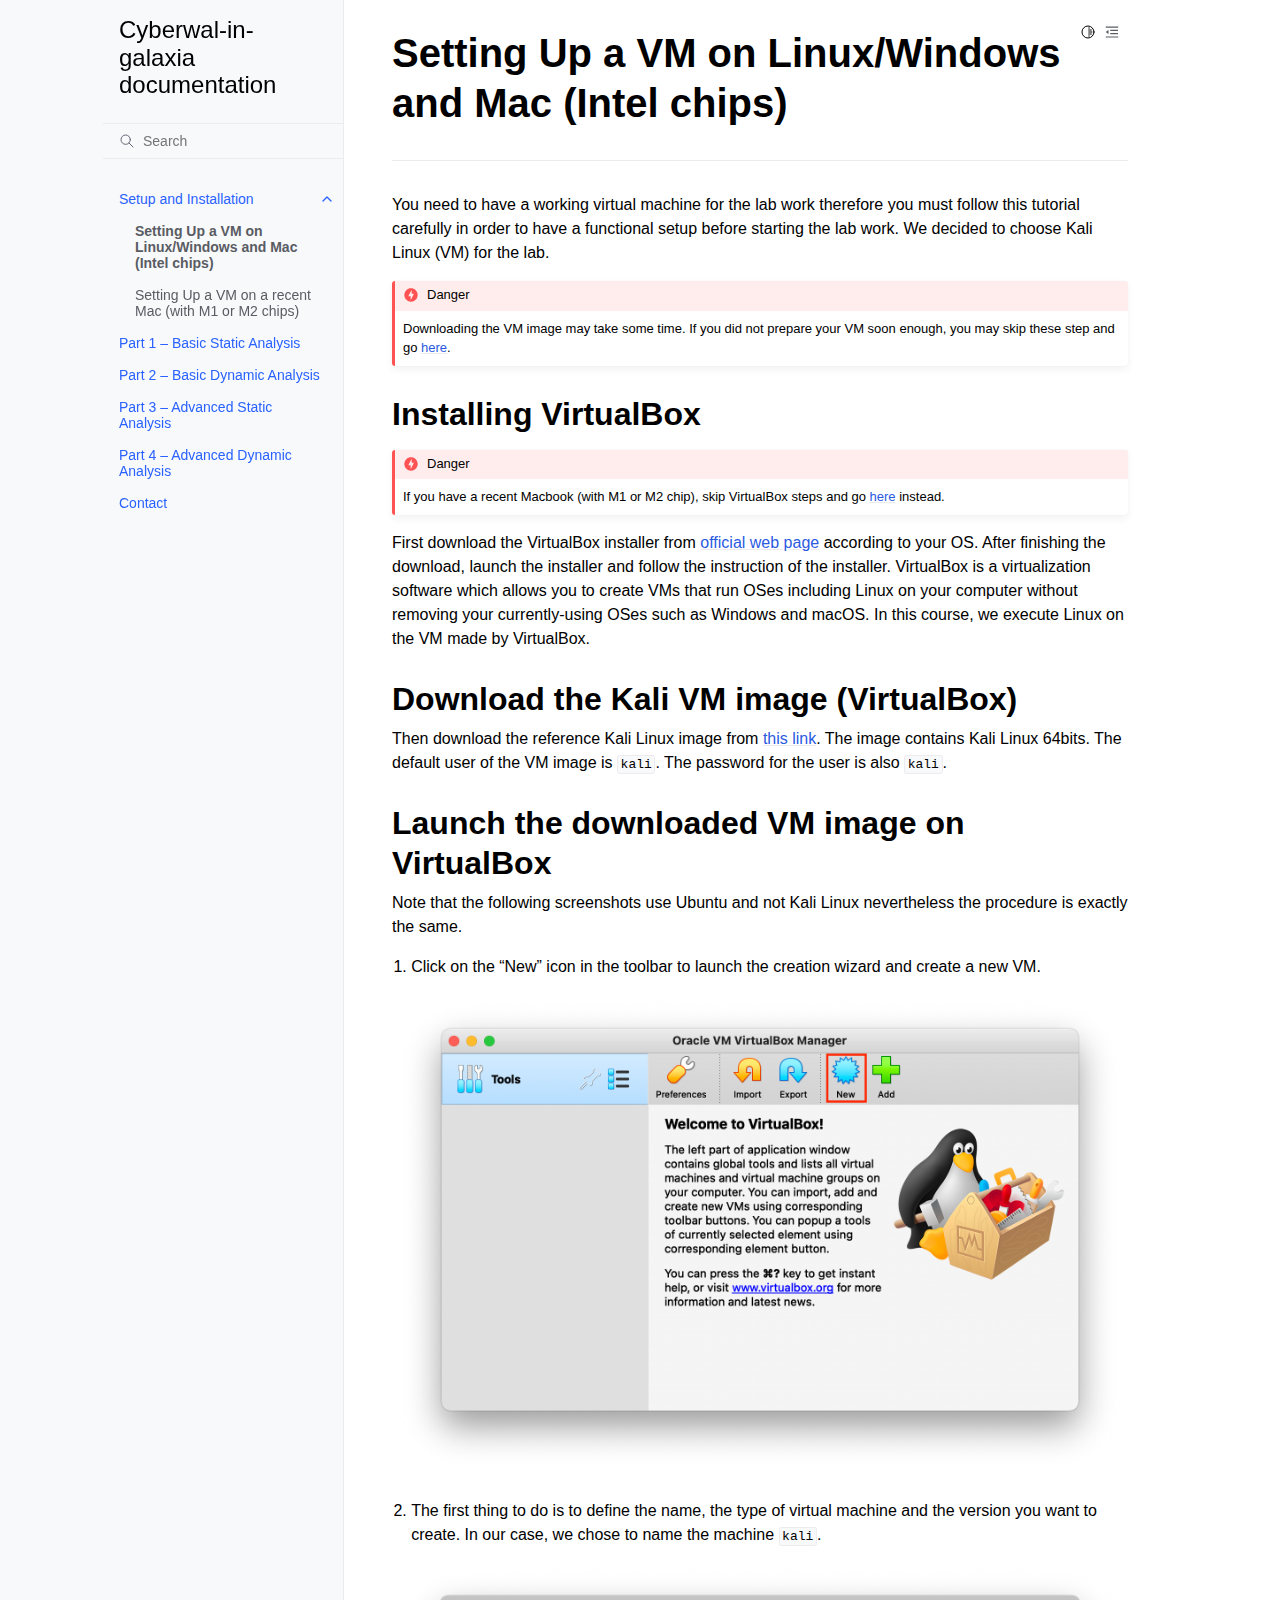
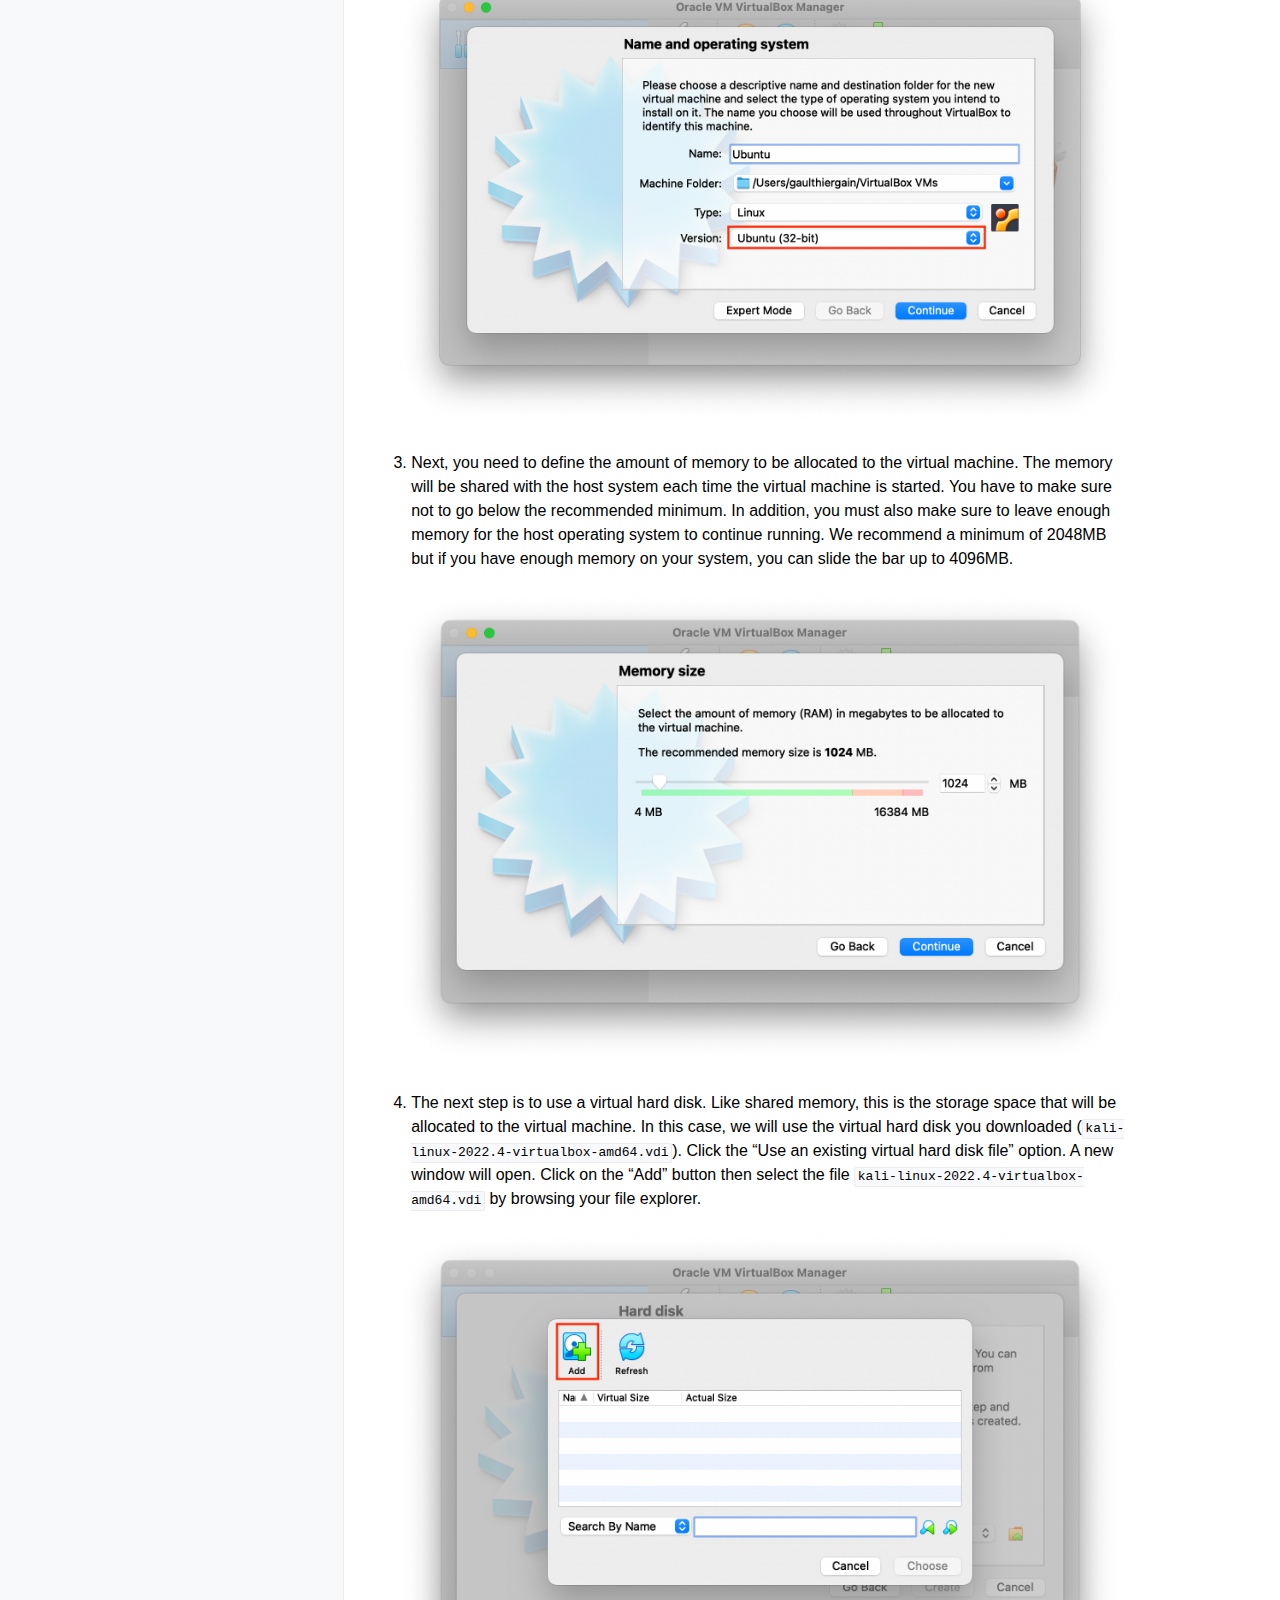
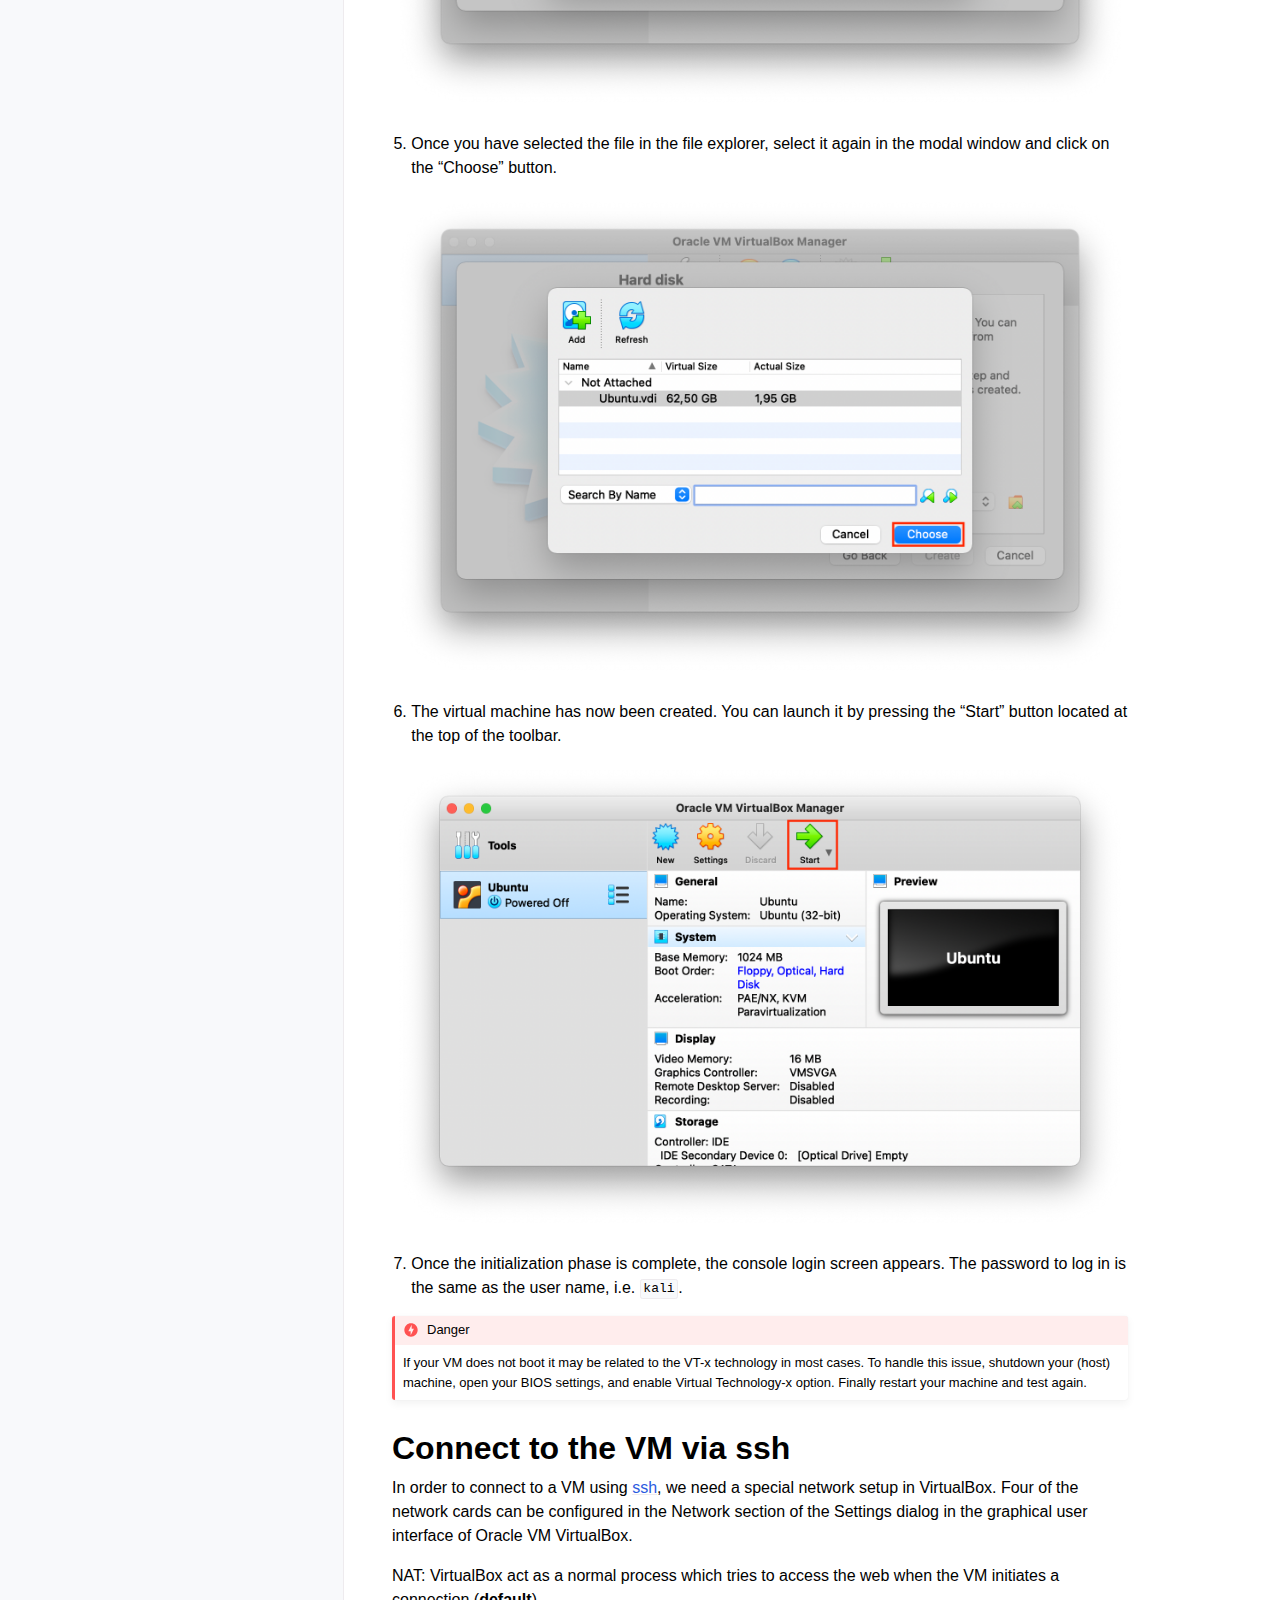
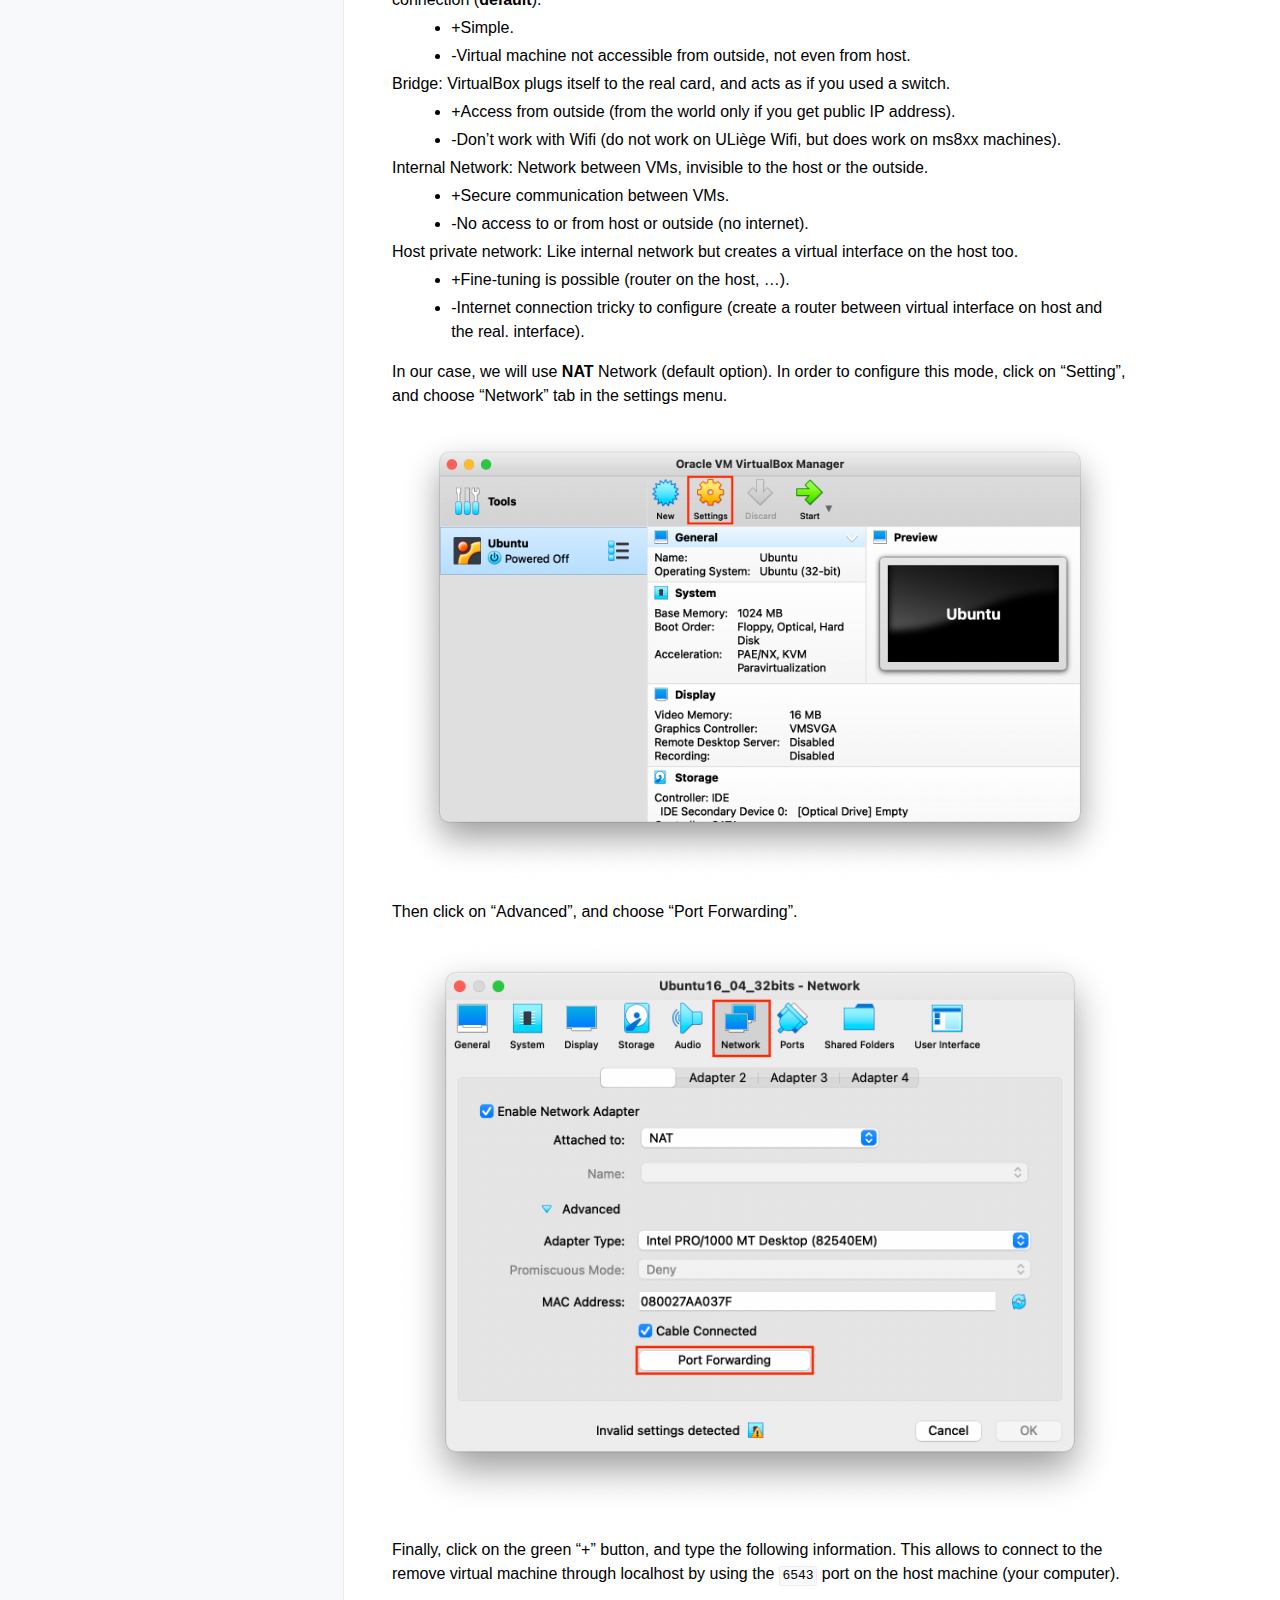
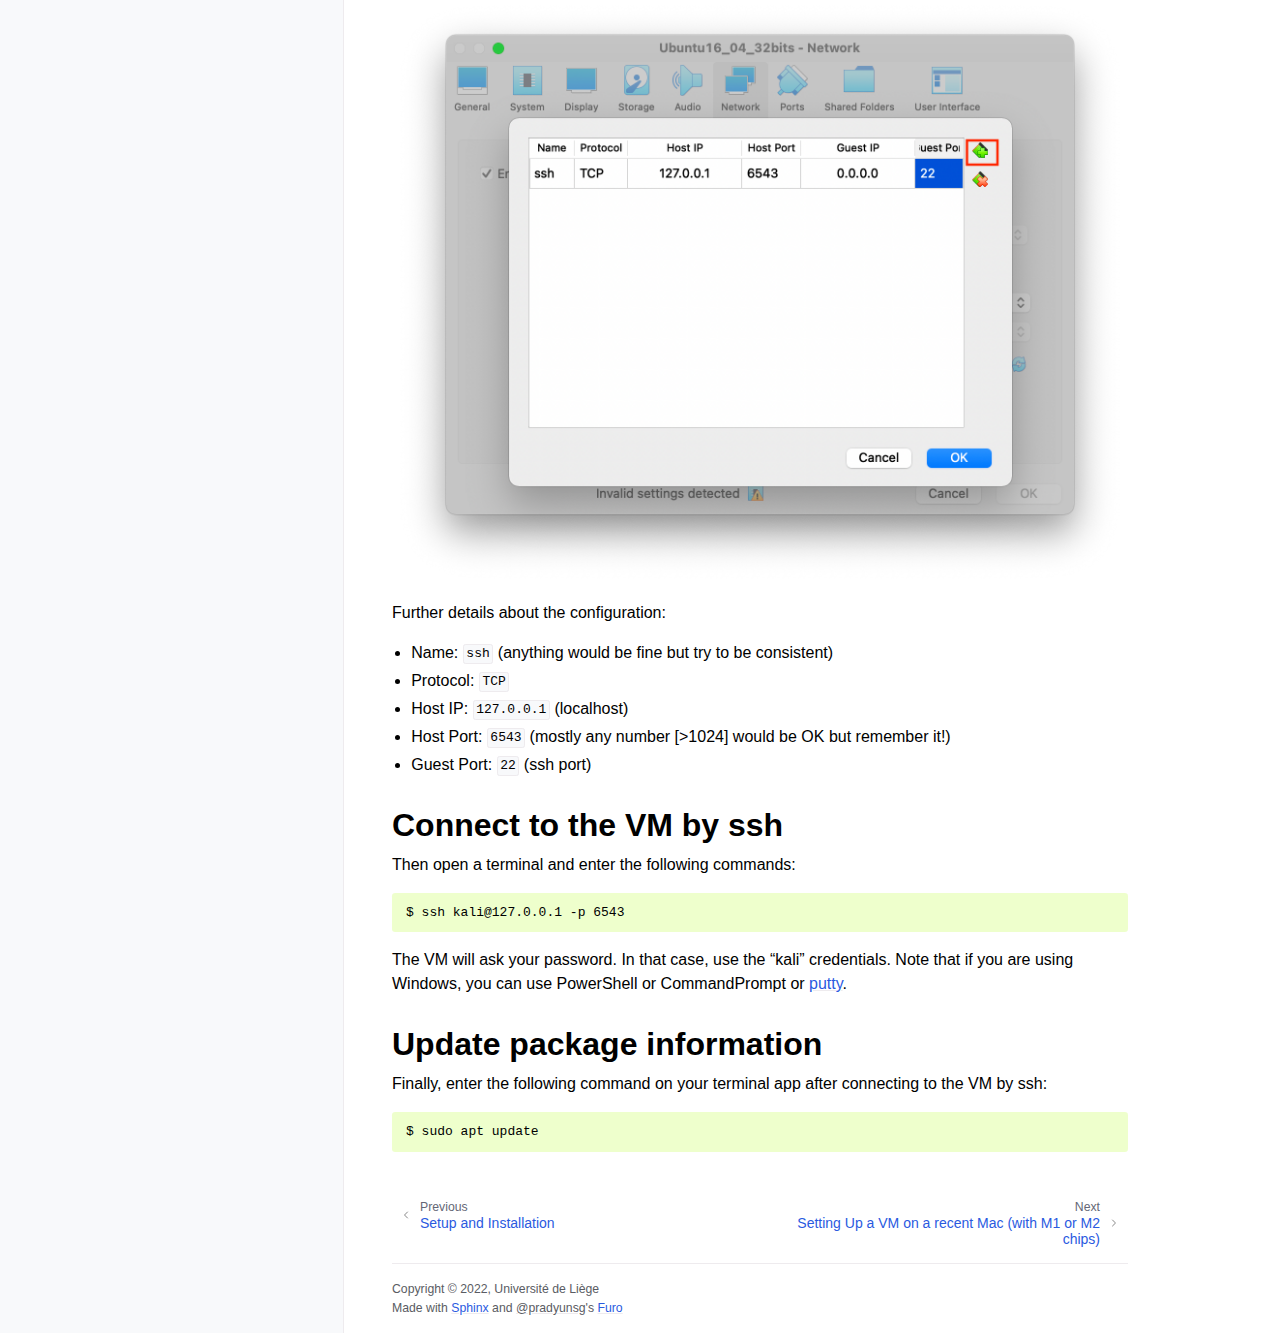
<file: installation/vmsetup.html>
<!doctype html>
<html class="no-js" lang="en">
  <head><meta charset="utf-8"/>
    <meta name="viewport" content="width=device-width,initial-scale=1"/>
    <meta name="color-scheme" content="light dark"><link rel="index" title="Index" href="../genindex.html" /><link rel="search" title="Search" href="../search.html" /><link rel="next" title="Setting Up a VM on a recent Mac (with M1 or M2 chips)" href="macsetup.html" /><link rel="prev" title="Setup and Installation" href="index.html" />

    <meta name="generator" content="sphinx-5.3.0, furo 2022.09.29"/>
        <title>Setting Up a VM on Linux/Windows and Mac (Intel chips) - Cyberwal-in-galaxia documentation</title>
      <link rel="stylesheet" type="text/css" href="../_static/pygments.css" />
    <link rel="stylesheet" type="text/css" href="../_static/styles/furo.css?digest=d81277517bee4d6b0349d71bb2661d4890b5617c" />
    <link rel="stylesheet" type="text/css" href="../_static/styles/furo-extensions.css?digest=30d1aed668e5c3a91c3e3bf6a60b675221979f0e" />
    
    


<style>
  body {
    --color-code-background: #eeffcc;
  --color-code-foreground: black;
  
  }
  @media not print {
    body[data-theme="dark"] {
      --color-code-background: #202020;
  --color-code-foreground: #d0d0d0;
  
    }
    @media (prefers-color-scheme: dark) {
      body:not([data-theme="light"]) {
        --color-code-background: #202020;
  --color-code-foreground: #d0d0d0;
  
      }
    }
  }
</style></head>
  <body>
    
    <script>
      document.body.dataset.theme = localStorage.getItem("theme") || "auto";
    </script>
    

<svg xmlns="http://www.w3.org/2000/svg" style="display: none;">
  <symbol id="svg-toc" viewBox="0 0 24 24">
    <title>Contents</title>
    <svg stroke="currentColor" fill="currentColor" stroke-width="0" viewBox="0 0 1024 1024">
      <path d="M408 442h480c4.4 0 8-3.6 8-8v-56c0-4.4-3.6-8-8-8H408c-4.4 0-8 3.6-8 8v56c0 4.4 3.6 8 8 8zm-8 204c0 4.4 3.6 8 8 8h480c4.4 0 8-3.6 8-8v-56c0-4.4-3.6-8-8-8H408c-4.4 0-8 3.6-8 8v56zm504-486H120c-4.4 0-8 3.6-8 8v56c0 4.4 3.6 8 8 8h784c4.4 0 8-3.6 8-8v-56c0-4.4-3.6-8-8-8zm0 632H120c-4.4 0-8 3.6-8 8v56c0 4.4 3.6 8 8 8h784c4.4 0 8-3.6 8-8v-56c0-4.4-3.6-8-8-8zM115.4 518.9L271.7 642c5.8 4.6 14.4.5 14.4-6.9V388.9c0-7.4-8.5-11.5-14.4-6.9L115.4 505.1a8.74 8.74 0 0 0 0 13.8z"/>
    </svg>
  </symbol>
  <symbol id="svg-menu" viewBox="0 0 24 24">
    <title>Menu</title>
    <svg xmlns="http://www.w3.org/2000/svg" viewBox="0 0 24 24" fill="none" stroke="currentColor"
      stroke-width="2" stroke-linecap="round" stroke-linejoin="round" class="feather-menu">
      <line x1="3" y1="12" x2="21" y2="12"></line>
      <line x1="3" y1="6" x2="21" y2="6"></line>
      <line x1="3" y1="18" x2="21" y2="18"></line>
    </svg>
  </symbol>
  <symbol id="svg-arrow-right" viewBox="0 0 24 24">
    <title>Expand</title>
    <svg xmlns="http://www.w3.org/2000/svg" viewBox="0 0 24 24" fill="none" stroke="currentColor"
      stroke-width="2" stroke-linecap="round" stroke-linejoin="round" class="feather-chevron-right">
      <polyline points="9 18 15 12 9 6"></polyline>
    </svg>
  </symbol>
  <symbol id="svg-sun" viewBox="0 0 24 24">
    <title>Light mode</title>
    <svg xmlns="http://www.w3.org/2000/svg" viewBox="0 0 24 24" fill="none" stroke="currentColor"
      stroke-width="1.5" stroke-linecap="round" stroke-linejoin="round" class="feather-sun">
      <circle cx="12" cy="12" r="5"></circle>
      <line x1="12" y1="1" x2="12" y2="3"></line>
      <line x1="12" y1="21" x2="12" y2="23"></line>
      <line x1="4.22" y1="4.22" x2="5.64" y2="5.64"></line>
      <line x1="18.36" y1="18.36" x2="19.78" y2="19.78"></line>
      <line x1="1" y1="12" x2="3" y2="12"></line>
      <line x1="21" y1="12" x2="23" y2="12"></line>
      <line x1="4.22" y1="19.78" x2="5.64" y2="18.36"></line>
      <line x1="18.36" y1="5.64" x2="19.78" y2="4.22"></line>
    </svg>
  </symbol>
  <symbol id="svg-moon" viewBox="0 0 24 24">
    <title>Dark mode</title>
    <svg xmlns="http://www.w3.org/2000/svg" viewBox="0 0 24 24" fill="none" stroke="currentColor"
      stroke-width="1.5" stroke-linecap="round" stroke-linejoin="round" class="icon-tabler-moon">
      <path stroke="none" d="M0 0h24v24H0z" fill="none" />
      <path d="M12 3c.132 0 .263 0 .393 0a7.5 7.5 0 0 0 7.92 12.446a9 9 0 1 1 -8.313 -12.454z" />
    </svg>
  </symbol>
  <symbol id="svg-sun-half" viewBox="0 0 24 24">
    <title>Auto light/dark mode</title>
    <svg xmlns="http://www.w3.org/2000/svg" viewBox="0 0 24 24" fill="none" stroke="currentColor"
      stroke-width="1.5" stroke-linecap="round" stroke-linejoin="round" class="icon-tabler-shadow">
      <path stroke="none" d="M0 0h24v24H0z" fill="none"/>
      <circle cx="12" cy="12" r="9" />
      <path d="M13 12h5" />
      <path d="M13 15h4" />
      <path d="M13 18h1" />
      <path d="M13 9h4" />
      <path d="M13 6h1" />
    </svg>
  </symbol>
</svg>

<input type="checkbox" class="sidebar-toggle" name="__navigation" id="__navigation">
<input type="checkbox" class="sidebar-toggle" name="__toc" id="__toc">
<label class="overlay sidebar-overlay" for="__navigation">
  <div class="visually-hidden">Hide navigation sidebar</div>
</label>
<label class="overlay toc-overlay" for="__toc">
  <div class="visually-hidden">Hide table of contents sidebar</div>
</label>



<div class="page">
  <header class="mobile-header">
    <div class="header-left">
      <label class="nav-overlay-icon" for="__navigation">
        <div class="visually-hidden">Toggle site navigation sidebar</div>
        <i class="icon"><svg><use href="#svg-menu"></use></svg></i>
      </label>
    </div>
    <div class="header-center">
      <a href="../index.html"><div class="brand">Cyberwal-in-galaxia  documentation</div></a>
    </div>
    <div class="header-right">
      <div class="theme-toggle-container theme-toggle-header">
        <button class="theme-toggle">
          <div class="visually-hidden">Toggle Light / Dark / Auto color theme</div>
          <svg class="theme-icon-when-auto"><use href="#svg-sun-half"></use></svg>
          <svg class="theme-icon-when-dark"><use href="#svg-moon"></use></svg>
          <svg class="theme-icon-when-light"><use href="#svg-sun"></use></svg>
        </button>
      </div>
      <label class="toc-overlay-icon toc-header-icon" for="__toc">
        <div class="visually-hidden">Toggle table of contents sidebar</div>
        <i class="icon"><svg><use href="#svg-toc"></use></svg></i>
      </label>
    </div>
  </header>
  <aside class="sidebar-drawer">
    <div class="sidebar-container">
      
      <div class="sidebar-sticky"><a class="sidebar-brand" href="../index.html">
  
  
  <span class="sidebar-brand-text">Cyberwal-in-galaxia  documentation</span>
  
</a><form class="sidebar-search-container" method="get" action="../search.html" role="search">
  <input class="sidebar-search" placeholder=Search name="q" aria-label="Search">
  <input type="hidden" name="check_keywords" value="yes">
  <input type="hidden" name="area" value="default">
</form>
<div id="searchbox"></div><div class="sidebar-scroll"><div class="sidebar-tree">
  <ul class="current">
<li class="toctree-l1 current has-children"><a class="reference internal" href="index.html">Setup and Installation</a><input checked="" class="toctree-checkbox" id="toctree-checkbox-1" name="toctree-checkbox-1" role="switch" type="checkbox"/><label for="toctree-checkbox-1"><div class="visually-hidden">Toggle child pages in navigation</div><i class="icon"><svg><use href="#svg-arrow-right"></use></svg></i></label><ul class="current">
<li class="toctree-l2 current current-page"><a class="current reference internal" href="#">Setting Up a VM on Linux/Windows and Mac (Intel chips)</a></li>
<li class="toctree-l2"><a class="reference internal" href="macsetup.html">Setting Up a VM on a recent Mac (with M1 or M2 chips)</a></li>
</ul>
</li>
<li class="toctree-l1"><a class="reference internal" href="../part1/index.html">Part 1 – Basic Static Analysis</a></li>
<li class="toctree-l1"><a class="reference internal" href="../part2/index.html">Part 2 – Basic Dynamic Analysis</a></li>
<li class="toctree-l1"><a class="reference internal" href="../part3/index.html">Part 3 – Advanced Static Analysis</a></li>
<li class="toctree-l1"><a class="reference internal" href="../part4/index.html">Part 4 – Advanced Dynamic Analysis</a></li>
<li class="toctree-l1"><a class="reference internal" href="../contact/index.html">Contact</a></li>
</ul>

</div>
</div>

      </div>
      
    </div>
  </aside>
  <div class="main">
    <div class="content">
      <div class="article-container">
        <a href="#" class="back-to-top muted-link">
          <svg xmlns="http://www.w3.org/2000/svg" viewBox="0 0 24 24">
            <path d="M13 20h-2V8l-5.5 5.5-1.42-1.42L12 4.16l7.92 7.92-1.42 1.42L13 8v12z"></path>
          </svg>
          <span>Back to top</span>
        </a>
        <div class="content-icon-container">
          
<div class="theme-toggle-container theme-toggle-content">
            <button class="theme-toggle">
              <div class="visually-hidden">Toggle Light / Dark / Auto color theme</div>
              <svg class="theme-icon-when-auto"><use href="#svg-sun-half"></use></svg>
              <svg class="theme-icon-when-dark"><use href="#svg-moon"></use></svg>
              <svg class="theme-icon-when-light"><use href="#svg-sun"></use></svg>
            </button>
          </div>
          <label class="toc-overlay-icon toc-content-icon" for="__toc">
            <div class="visually-hidden">Toggle table of contents sidebar</div>
            <i class="icon"><svg><use href="#svg-toc"></use></svg></i>
          </label>
        </div>
        <article role="main">
          <div class="section" id="setting-up-a-vm-on-linux-windows-and-mac-intel-chips">
<h1>Setting Up a VM on Linux/Windows and Mac (Intel chips)<a class="headerlink" href="#setting-up-a-vm-on-linux-windows-and-mac-intel-chips" title="Permalink to this heading">#</a></h1>
<hr class="docutils" />
<p>You need to have a working virtual machine for the lab work therefore you must follow this tutorial carefully in order to have a functional setup before starting the lab work. We decided to choose Kali Linux (VM) for the lab.</p>
<div class="admonition danger">
<p class="admonition-title">Danger</p>
<p>Downloading the VM image may take some time. If you did not prepare your VM soon enough, you may skip these step and go <a class="reference internal" href="macsetup.html#target-connect-to-a-remote-vm"><span class="std std-ref">here</span></a>.</p>
</div>
<div class="section" id="installing-virtualbox">
<h2>Installing VirtualBox<a class="headerlink" href="#installing-virtualbox" title="Permalink to this heading">#</a></h2>
<div class="admonition danger">
<p class="admonition-title">Danger</p>
<p>If you have a recent Macbook (with M1 or M2 chip), skip VirtualBox steps and go <a class="reference external" href="macsetup.html">here</a> instead.</p>
</div>
<p>First download the VirtualBox installer from <a class="reference external" href="https://www.virtualbox.org/">official web page</a> according to your OS. After finishing the download, launch the installer and follow the instruction of the installer.
VirtualBox is a virtualization software which allows you to create VMs that run OSes including Linux on your computer without removing your currently-using OSes such as Windows and macOS. In this course, we execute Linux on the VM made by VirtualBox.</p>
</div>
<div class="section" id="download-the-kali-vm-image-virtualbox">
<h2>Download the Kali VM image (VirtualBox)<a class="headerlink" href="#download-the-kali-vm-image-virtualbox" title="Permalink to this heading">#</a></h2>
<p>Then download the reference Kali Linux image from <a class="reference external" href="https://www.kali.org/get-kali/#kali-virtual-machines">this link</a>.
The image contains Kali Linux 64bits. The default user of the VM image is <code class="docutils literal notranslate"><span class="pre">kali</span></code>. The password for the user is also <code class="docutils literal notranslate"><span class="pre">kali</span></code>.</p>
</div>
<div class="section" id="launch-the-downloaded-vm-image-on-virtualbox">
<h2>Launch the downloaded VM image on VirtualBox<a class="headerlink" href="#launch-the-downloaded-vm-image-on-virtualbox" title="Permalink to this heading">#</a></h2>
<p>Note that the following screenshots use Ubuntu and not Kali Linux nevertheless the procedure is exactly the same.</p>
<ol class="arabic simple">
<li><p>Click on the “New” icon in the toolbar to launch the creation wizard and create a new VM.</p></li>
</ol>
<div class="figure align-default">
<img alt="../_images/1.png" src="../_images/1.png" />
</div>
<ol class="arabic simple" start="2">
<li><p>The first thing to do is to define the name, the type of virtual machine and the version you want to create. In our case, we chose to name the machine <code class="docutils literal notranslate"><span class="pre">kali</span></code>.</p></li>
</ol>
<div class="figure align-default">
<img alt="../_images/2.png" src="../_images/2.png" />
</div>
<ol class="arabic simple" start="3">
<li><p>Next, you need to define the amount of memory to be allocated to the virtual machine. The memory will be shared with the host system each time the virtual machine is started. You have to make sure not to go below the recommended minimum. In addition, you must also make sure to leave enough memory for the host operating system to continue running. We recommend a minimum of 2048MB but if you have enough memory on your system, you can slide the bar up to 4096MB.</p></li>
</ol>
<div class="figure align-default">
<img alt="../_images/3.png" src="../_images/3.png" />
</div>
<ol class="arabic simple" start="4">
<li><p>The next step is to use a virtual hard disk. Like shared memory, this is the storage space that will be allocated to the virtual machine. In this case, we will use the virtual hard disk you downloaded (<code class="docutils literal notranslate"><span class="pre">kali-linux-2022.4-virtualbox-amd64.vdi</span></code>). Click the “Use an existing virtual hard disk file” option. A new window will open. Click on the “Add” button then select the file <code class="docutils literal notranslate"><span class="pre">kali-linux-2022.4-virtualbox-amd64.vdi</span></code> by browsing your file explorer.</p></li>
</ol>
<div class="figure align-default">
<img alt="../_images/4.png" src="../_images/4.png" />
</div>
<ol class="arabic simple" start="5">
<li><p>Once you have selected the file in the file explorer, select it again in the modal window and click on the “Choose” button.</p></li>
</ol>
<div class="figure align-default">
<img alt="../_images/5.png" src="../_images/5.png" />
</div>
<ol class="arabic simple" start="6">
<li><p>The virtual machine has now been created. You can launch it by pressing the “Start” button located at the top of the toolbar.</p></li>
</ol>
<div class="figure align-default">
<img alt="../_images/6.png" src="../_images/6.png" />
</div>
<ol class="arabic simple" start="7">
<li><p>Once the initialization phase is complete, the console login screen appears. The password to log in is the same as the user name, i.e. <code class="docutils literal notranslate"><span class="pre">kali</span></code>.</p></li>
</ol>
<div class="admonition danger">
<p class="admonition-title">Danger</p>
<p>If your VM does not boot it may be related to the VT-x technology in most cases. To handle this issue, shutdown your (host) machine, open your BIOS settings, and enable Virtual Technology-x option. Finally restart your machine and test again.</p>
</div>
</div>
<div class="section" id="connect-to-the-vm-via-ssh">
<h2>Connect to the VM via ssh<a class="headerlink" href="#connect-to-the-vm-via-ssh" title="Permalink to this heading">#</a></h2>
<p>In order to connect to a VM using <a class="reference external" href="https://www.ssh.com/ssh/">ssh</a>, we need a special network setup in VirtualBox. Four of the network cards can be configured in the Network section of the Settings dialog in the graphical user interface of Oracle VM VirtualBox.</p>
<dl class="simple">
<dt>NAT: VirtualBox act as a normal process which tries to access the web when the VM initiates a connection (<strong>default</strong>).</dt><dd><ul class="simple">
<li><p>+Simple.</p></li>
<li><p>-Virtual machine not accessible from outside, not even from host.</p></li>
</ul>
</dd>
<dt>Bridge: VirtualBox plugs itself to the real card, and acts as if you used a switch.</dt><dd><ul class="simple">
<li><p>+Access from outside (from the world only if you get public IP address).</p></li>
<li><p>-Don’t work with Wifi (do not work on ULiège Wifi, but does work on ms8xx machines).</p></li>
</ul>
</dd>
<dt>Internal Network: Network between VMs, invisible to the host or the outside.</dt><dd><ul class="simple">
<li><p>+Secure communication between VMs.</p></li>
<li><p>-No access to or from host or outside (no internet).</p></li>
</ul>
</dd>
<dt>Host private network: Like internal network but creates a virtual interface on the host too.</dt><dd><ul class="simple">
<li><p>+Fine-tuning is possible (router on the host, …).</p></li>
<li><p>-Internet connection tricky to configure (create a router between virtual interface on host and the real. interface).</p></li>
</ul>
</dd>
</dl>
<p>In our case, we will use <strong>NAT</strong> Network (default option). In order to configure this mode, click on “Setting”, and choose “Network” tab in the settings menu.</p>
<div class="figure align-default">
<img alt="../_images/11.png" src="../_images/11.png" />
</div>
<p>Then click on “Advanced”, and choose “Port Forwarding”.</p>
<div class="figure align-default">
<img alt="../_images/21.png" src="../_images/21.png" />
</div>
<p>Finally, click on the green “+” button, and type the following information. This allows to connect to the remove virtual machine through localhost by using the <code class="docutils literal notranslate"><span class="pre">6543</span></code> port on the host machine (your computer).</p>
<div class="figure align-default">
<img alt="../_images/31.png" src="../_images/31.png" />
</div>
<p>Further details about the configuration:</p>
<ul class="simple">
<li><p>Name: <code class="docutils literal notranslate"><span class="pre">ssh</span></code> (anything would be fine but try to be consistent)</p></li>
<li><p>Protocol: <code class="docutils literal notranslate"><span class="pre">TCP</span></code></p></li>
<li><p>Host IP: <code class="docutils literal notranslate"><span class="pre">127.0.0.1</span></code> (localhost)</p></li>
<li><p>Host Port: <code class="docutils literal notranslate"><span class="pre">6543</span></code> (mostly any number [&gt;1024] would be OK but remember it!)</p></li>
<li><p>Guest Port: <code class="docutils literal notranslate"><span class="pre">22</span></code> (ssh port)</p></li>
</ul>
</div>
<div class="section" id="connect-to-the-vm-by-ssh">
<h2>Connect to the VM by ssh<a class="headerlink" href="#connect-to-the-vm-by-ssh" title="Permalink to this heading">#</a></h2>
<p>Then open a terminal and enter the following commands:</p>
<div class="highlight-default notranslate"><div class="highlight"><pre><span></span>$ ssh kali@127.0.0.1 -p 6543
</pre></div>
</div>
<p>The VM will ask your password. In that case, use the “kali” credentials. Note that if you are using Windows, you can use PowerShell or CommandPrompt or <a class="reference external" href="https://www.putty.org">putty</a>.</p>
</div>
<div class="section" id="update-package-information">
<h2>Update package information<a class="headerlink" href="#update-package-information" title="Permalink to this heading">#</a></h2>
<p>Finally, enter the following command on your terminal app after connecting to the VM by ssh:</p>
<div class="highlight-default notranslate"><div class="highlight"><pre><span></span>$ sudo apt update
</pre></div>
</div>
</div>
</div>

        </article>
      </div>
      <footer>
        
        <div class="related-pages">
          <a class="next-page" href="macsetup.html">
              <div class="page-info">
                <div class="context">
                  <span>Next</span>
                </div>
                <div class="title">Setting Up a VM on a recent Mac (with M1 or M2 chips)</div>
              </div>
              <svg class="furo-related-icon"><use href="#svg-arrow-right"></use></svg>
            </a>
          <a class="prev-page" href="index.html">
              <svg class="furo-related-icon"><use href="#svg-arrow-right"></use></svg>
              <div class="page-info">
                <div class="context">
                  <span>Previous</span>
                </div>
                
                <div class="title">Setup and Installation</div>
                
              </div>
            </a>
        </div>
        <div class="bottom-of-page">
          <div class="left-details">
            <div class="copyright">
                Copyright &#169; 2022, Université de Liège
            </div>
            Made with <a href="https://www.sphinx-doc.org/">Sphinx</a> and <a class="muted-link" href="https://pradyunsg.me">@pradyunsg</a>'s
            
            <a href="https://github.com/pradyunsg/furo">Furo</a>
            
          </div>
          <div class="right-details">
            <div class="icons">
              
            </div>
          </div>
        </div>
        
      </footer>
    </div>
    <aside class="toc-drawer">
      
      
      <div class="toc-sticky toc-scroll">
        <div class="toc-title-container">
          <span class="toc-title">
            On this page
          </span>
        </div>
        <div class="toc-tree-container">
          <div class="toc-tree">
            <ul>
<li><a class="reference internal" href="#">Setting Up a VM on Linux/Windows and Mac (Intel chips)</a><ul>
<li><a class="reference internal" href="#installing-virtualbox">Installing VirtualBox</a></li>
<li><a class="reference internal" href="#download-the-kali-vm-image-virtualbox">Download the Kali VM image (VirtualBox)</a></li>
<li><a class="reference internal" href="#launch-the-downloaded-vm-image-on-virtualbox">Launch the downloaded VM image on VirtualBox</a></li>
<li><a class="reference internal" href="#connect-to-the-vm-via-ssh">Connect to the VM via ssh</a></li>
<li><a class="reference internal" href="#connect-to-the-vm-by-ssh">Connect to the VM by ssh</a></li>
<li><a class="reference internal" href="#update-package-information">Update package information</a></li>
</ul>
</li>
</ul>

          </div>
        </div>
      </div>
      
      
    </aside>
  </div>
</div><script data-url_root="../" id="documentation_options" src="../_static/documentation_options.js"></script>
    <script src="../_static/jquery.js"></script>
    <script src="../_static/underscore.js"></script>
    <script src="../_static/_sphinx_javascript_frameworks_compat.js"></script>
    <script src="../_static/doctools.js"></script>
    <script src="../_static/sphinx_highlight.js"></script>
    <script src="../_static/scripts/furo.js"></script>
    </body>
</html>
</file>
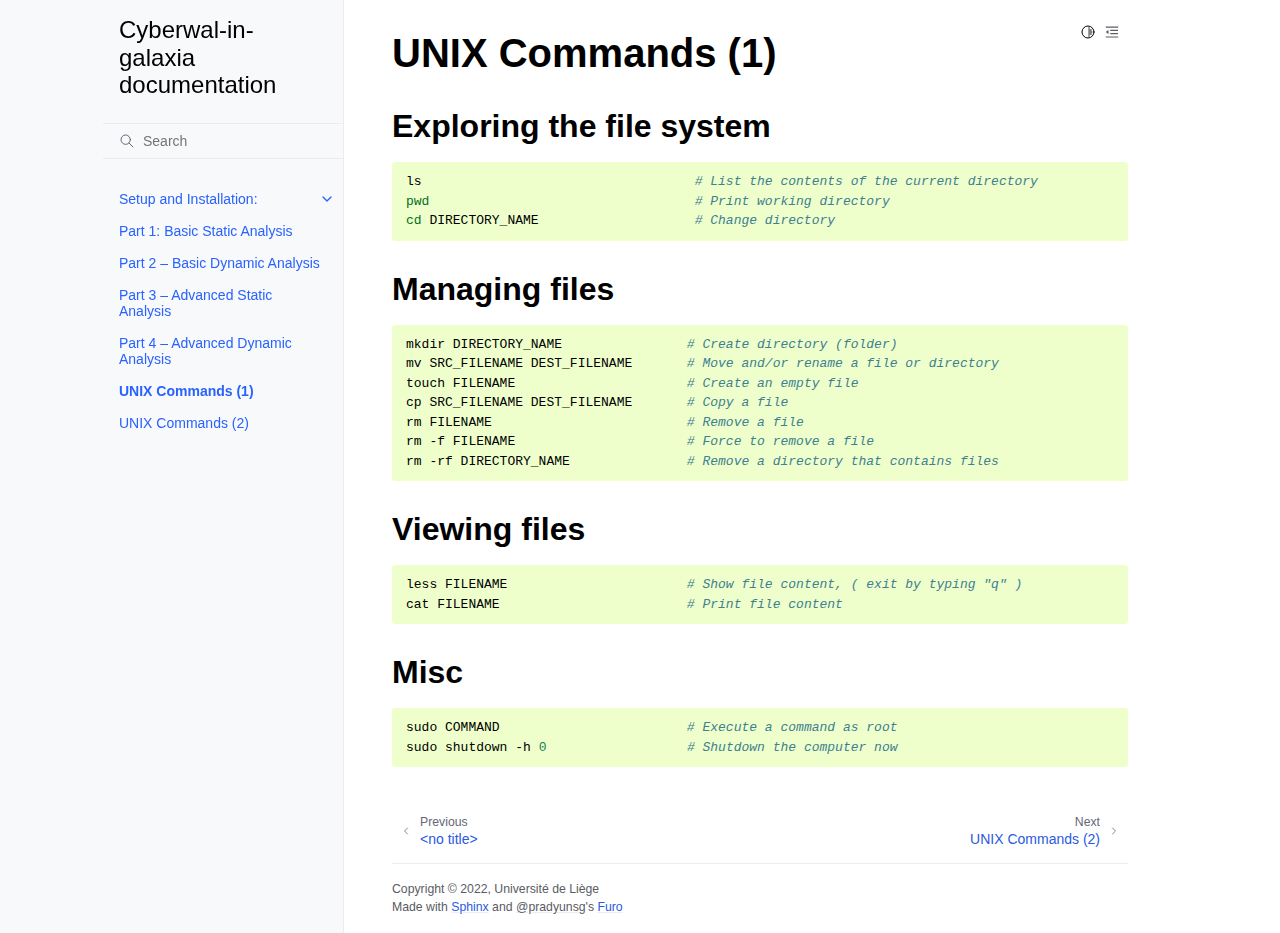
<file: misc/unixcmd.html>
<!doctype html>
<html class="no-js" lang="en">
  <head><meta charset="utf-8"/>
    <meta name="viewport" content="width=device-width,initial-scale=1"/>
    <meta name="color-scheme" content="light dark"><link rel="index" title="Index" href="../genindex.html" /><link rel="search" title="Search" href="../search.html" /><link rel="next" title="UNIX Commands (2)" href="unixcmd2.html" /><link rel="prev" title="&lt;no title&gt;" href="index.html" />

    <meta name="generator" content="sphinx-5.3.0, furo 2022.09.29"/>
        <title>UNIX Commands (1) - Cyberwal-in-galaxia documentation</title>
      <link rel="stylesheet" type="text/css" href="../_static/pygments.css" />
    <link rel="stylesheet" type="text/css" href="../_static/styles/furo.css?digest=d81277517bee4d6b0349d71bb2661d4890b5617c" />
    <link rel="stylesheet" type="text/css" href="../_static/styles/furo-extensions.css?digest=30d1aed668e5c3a91c3e3bf6a60b675221979f0e" />
    
    


<style>
  body {
    --color-code-background: #eeffcc;
  --color-code-foreground: black;
  
  }
  @media not print {
    body[data-theme="dark"] {
      --color-code-background: #202020;
  --color-code-foreground: #d0d0d0;
  
    }
    @media (prefers-color-scheme: dark) {
      body:not([data-theme="light"]) {
        --color-code-background: #202020;
  --color-code-foreground: #d0d0d0;
  
      }
    }
  }
</style></head>
  <body>
    
    <script>
      document.body.dataset.theme = localStorage.getItem("theme") || "auto";
    </script>
    

<svg xmlns="http://www.w3.org/2000/svg" style="display: none;">
  <symbol id="svg-toc" viewBox="0 0 24 24">
    <title>Contents</title>
    <svg stroke="currentColor" fill="currentColor" stroke-width="0" viewBox="0 0 1024 1024">
      <path d="M408 442h480c4.4 0 8-3.6 8-8v-56c0-4.4-3.6-8-8-8H408c-4.4 0-8 3.6-8 8v56c0 4.4 3.6 8 8 8zm-8 204c0 4.4 3.6 8 8 8h480c4.4 0 8-3.6 8-8v-56c0-4.4-3.6-8-8-8H408c-4.4 0-8 3.6-8 8v56zm504-486H120c-4.4 0-8 3.6-8 8v56c0 4.4 3.6 8 8 8h784c4.4 0 8-3.6 8-8v-56c0-4.4-3.6-8-8-8zm0 632H120c-4.4 0-8 3.6-8 8v56c0 4.4 3.6 8 8 8h784c4.4 0 8-3.6 8-8v-56c0-4.4-3.6-8-8-8zM115.4 518.9L271.7 642c5.8 4.6 14.4.5 14.4-6.9V388.9c0-7.4-8.5-11.5-14.4-6.9L115.4 505.1a8.74 8.74 0 0 0 0 13.8z"/>
    </svg>
  </symbol>
  <symbol id="svg-menu" viewBox="0 0 24 24">
    <title>Menu</title>
    <svg xmlns="http://www.w3.org/2000/svg" viewBox="0 0 24 24" fill="none" stroke="currentColor"
      stroke-width="2" stroke-linecap="round" stroke-linejoin="round" class="feather-menu">
      <line x1="3" y1="12" x2="21" y2="12"></line>
      <line x1="3" y1="6" x2="21" y2="6"></line>
      <line x1="3" y1="18" x2="21" y2="18"></line>
    </svg>
  </symbol>
  <symbol id="svg-arrow-right" viewBox="0 0 24 24">
    <title>Expand</title>
    <svg xmlns="http://www.w3.org/2000/svg" viewBox="0 0 24 24" fill="none" stroke="currentColor"
      stroke-width="2" stroke-linecap="round" stroke-linejoin="round" class="feather-chevron-right">
      <polyline points="9 18 15 12 9 6"></polyline>
    </svg>
  </symbol>
  <symbol id="svg-sun" viewBox="0 0 24 24">
    <title>Light mode</title>
    <svg xmlns="http://www.w3.org/2000/svg" viewBox="0 0 24 24" fill="none" stroke="currentColor"
      stroke-width="1.5" stroke-linecap="round" stroke-linejoin="round" class="feather-sun">
      <circle cx="12" cy="12" r="5"></circle>
      <line x1="12" y1="1" x2="12" y2="3"></line>
      <line x1="12" y1="21" x2="12" y2="23"></line>
      <line x1="4.22" y1="4.22" x2="5.64" y2="5.64"></line>
      <line x1="18.36" y1="18.36" x2="19.78" y2="19.78"></line>
      <line x1="1" y1="12" x2="3" y2="12"></line>
      <line x1="21" y1="12" x2="23" y2="12"></line>
      <line x1="4.22" y1="19.78" x2="5.64" y2="18.36"></line>
      <line x1="18.36" y1="5.64" x2="19.78" y2="4.22"></line>
    </svg>
  </symbol>
  <symbol id="svg-moon" viewBox="0 0 24 24">
    <title>Dark mode</title>
    <svg xmlns="http://www.w3.org/2000/svg" viewBox="0 0 24 24" fill="none" stroke="currentColor"
      stroke-width="1.5" stroke-linecap="round" stroke-linejoin="round" class="icon-tabler-moon">
      <path stroke="none" d="M0 0h24v24H0z" fill="none" />
      <path d="M12 3c.132 0 .263 0 .393 0a7.5 7.5 0 0 0 7.92 12.446a9 9 0 1 1 -8.313 -12.454z" />
    </svg>
  </symbol>
  <symbol id="svg-sun-half" viewBox="0 0 24 24">
    <title>Auto light/dark mode</title>
    <svg xmlns="http://www.w3.org/2000/svg" viewBox="0 0 24 24" fill="none" stroke="currentColor"
      stroke-width="1.5" stroke-linecap="round" stroke-linejoin="round" class="icon-tabler-shadow">
      <path stroke="none" d="M0 0h24v24H0z" fill="none"/>
      <circle cx="12" cy="12" r="9" />
      <path d="M13 12h5" />
      <path d="M13 15h4" />
      <path d="M13 18h1" />
      <path d="M13 9h4" />
      <path d="M13 6h1" />
    </svg>
  </symbol>
</svg>

<input type="checkbox" class="sidebar-toggle" name="__navigation" id="__navigation">
<input type="checkbox" class="sidebar-toggle" name="__toc" id="__toc">
<label class="overlay sidebar-overlay" for="__navigation">
  <div class="visually-hidden">Hide navigation sidebar</div>
</label>
<label class="overlay toc-overlay" for="__toc">
  <div class="visually-hidden">Hide table of contents sidebar</div>
</label>



<div class="page">
  <header class="mobile-header">
    <div class="header-left">
      <label class="nav-overlay-icon" for="__navigation">
        <div class="visually-hidden">Toggle site navigation sidebar</div>
        <i class="icon"><svg><use href="#svg-menu"></use></svg></i>
      </label>
    </div>
    <div class="header-center">
      <a href="../index.html"><div class="brand">Cyberwal-in-galaxia  documentation</div></a>
    </div>
    <div class="header-right">
      <div class="theme-toggle-container theme-toggle-header">
        <button class="theme-toggle">
          <div class="visually-hidden">Toggle Light / Dark / Auto color theme</div>
          <svg class="theme-icon-when-auto"><use href="#svg-sun-half"></use></svg>
          <svg class="theme-icon-when-dark"><use href="#svg-moon"></use></svg>
          <svg class="theme-icon-when-light"><use href="#svg-sun"></use></svg>
        </button>
      </div>
      <label class="toc-overlay-icon toc-header-icon" for="__toc">
        <div class="visually-hidden">Toggle table of contents sidebar</div>
        <i class="icon"><svg><use href="#svg-toc"></use></svg></i>
      </label>
    </div>
  </header>
  <aside class="sidebar-drawer">
    <div class="sidebar-container">
      
      <div class="sidebar-sticky"><a class="sidebar-brand" href="../index.html">
  
  
  <span class="sidebar-brand-text">Cyberwal-in-galaxia  documentation</span>
  
</a><form class="sidebar-search-container" method="get" action="../search.html" role="search">
  <input class="sidebar-search" placeholder=Search name="q" aria-label="Search">
  <input type="hidden" name="check_keywords" value="yes">
  <input type="hidden" name="area" value="default">
</form>
<div id="searchbox"></div><div class="sidebar-scroll"><div class="sidebar-tree">
  <ul>
<li class="toctree-l1 has-children"><a class="reference internal" href="../installation/index.html">Setup and Installation:</a><input class="toctree-checkbox" id="toctree-checkbox-1" name="toctree-checkbox-1" role="switch" type="checkbox"/><label for="toctree-checkbox-1"><div class="visually-hidden">Toggle child pages in navigation</div><i class="icon"><svg><use href="#svg-arrow-right"></use></svg></i></label><ul>
<li class="toctree-l2"><a class="reference internal" href="../installation/vmsetup.html">Setting Up a VM on Linux/Windows and Mac (intel chips)</a></li>
<li class="toctree-l2"><a class="reference internal" href="../installation/macsetup.html">Setting Up a VM on a recent Mac (m1 chips)</a></li>
</ul>
</li>
<li class="toctree-l1"><a class="reference internal" href="../part1/index.html">Part 1: Basic Static Analysis</a></li>
<li class="toctree-l1"><a class="reference internal" href="../part2/index.html">Part 2 – Basic Dynamic Analysis</a></li>
<li class="toctree-l1"><a class="reference internal" href="../part3/index.html">Part 3 – Advanced Static Analysis</a></li>
<li class="toctree-l1"><a class="reference internal" href="../part4/index.html">Part 4 – Advanced Dynamic Analysis</a></li>
</ul>
<ul class="current">
<li class="toctree-l1 current current-page"><a class="current reference internal" href="#">UNIX Commands (1)</a></li>
<li class="toctree-l1"><a class="reference internal" href="unixcmd2.html">UNIX Commands (2)</a></li>
</ul>

</div>
</div>

      </div>
      
    </div>
  </aside>
  <div class="main">
    <div class="content">
      <div class="article-container">
        <a href="#" class="back-to-top muted-link">
          <svg xmlns="http://www.w3.org/2000/svg" viewBox="0 0 24 24">
            <path d="M13 20h-2V8l-5.5 5.5-1.42-1.42L12 4.16l7.92 7.92-1.42 1.42L13 8v12z"></path>
          </svg>
          <span>Back to top</span>
        </a>
        <div class="content-icon-container">
          
<div class="theme-toggle-container theme-toggle-content">
            <button class="theme-toggle">
              <div class="visually-hidden">Toggle Light / Dark / Auto color theme</div>
              <svg class="theme-icon-when-auto"><use href="#svg-sun-half"></use></svg>
              <svg class="theme-icon-when-dark"><use href="#svg-moon"></use></svg>
              <svg class="theme-icon-when-light"><use href="#svg-sun"></use></svg>
            </button>
          </div>
          <label class="toc-overlay-icon toc-content-icon" for="__toc">
            <div class="visually-hidden">Toggle table of contents sidebar</div>
            <i class="icon"><svg><use href="#svg-toc"></use></svg></i>
          </label>
        </div>
        <article role="main">
          <div class="section" id="unix-commands-1">
<h1>UNIX Commands (1)<a class="headerlink" href="#unix-commands-1" title="Permalink to this heading">#</a></h1>
<div class="section" id="exploring-the-file-system">
<h2>Exploring the file system<a class="headerlink" href="#exploring-the-file-system" title="Permalink to this heading">#</a></h2>
<div class="highlight-shell notranslate"><div class="highlight"><pre><span></span>ls                                   <span class="c1"># List the contents of the current directory</span>
<span class="nb">pwd</span>                                  <span class="c1"># Print working directory</span>
<span class="nb">cd</span> DIRECTORY_NAME                    <span class="c1"># Change directory</span>
</pre></div>
</div>
</div>
<div class="section" id="managing-files">
<h2>Managing files<a class="headerlink" href="#managing-files" title="Permalink to this heading">#</a></h2>
<div class="highlight-shell notranslate"><div class="highlight"><pre><span></span>mkdir DIRECTORY_NAME                <span class="c1"># Create directory (folder)</span>
mv SRC_FILENAME DEST_FILENAME       <span class="c1"># Move and/or rename a file or directory</span>
touch FILENAME                      <span class="c1"># Create an empty file</span>
cp SRC_FILENAME DEST_FILENAME       <span class="c1"># Copy a file</span>
rm FILENAME                         <span class="c1"># Remove a file</span>
rm -f FILENAME                      <span class="c1"># Force to remove a file</span>
rm -rf DIRECTORY_NAME               <span class="c1"># Remove a directory that contains files</span>
</pre></div>
</div>
</div>
<div class="section" id="viewing-files">
<h2>Viewing files<a class="headerlink" href="#viewing-files" title="Permalink to this heading">#</a></h2>
<div class="highlight-bash notranslate"><div class="highlight"><pre><span></span>less FILENAME                       <span class="c1"># Show file content, ( exit by typing &quot;q&quot; )</span>
cat FILENAME                        <span class="c1"># Print file content</span>
</pre></div>
</div>
</div>
<div class="section" id="misc">
<h2>Misc<a class="headerlink" href="#misc" title="Permalink to this heading">#</a></h2>
<div class="highlight-bash notranslate"><div class="highlight"><pre><span></span>sudo COMMAND                        <span class="c1"># Execute a command as root</span>
sudo shutdown -h <span class="m">0</span>                  <span class="c1"># Shutdown the computer now</span>
</pre></div>
</div>
</div>
</div>

        </article>
      </div>
      <footer>
        
        <div class="related-pages">
          <a class="next-page" href="unixcmd2.html">
              <div class="page-info">
                <div class="context">
                  <span>Next</span>
                </div>
                <div class="title">UNIX Commands (2)</div>
              </div>
              <svg class="furo-related-icon"><use href="#svg-arrow-right"></use></svg>
            </a>
          <a class="prev-page" href="index.html">
              <svg class="furo-related-icon"><use href="#svg-arrow-right"></use></svg>
              <div class="page-info">
                <div class="context">
                  <span>Previous</span>
                </div>
                
                <div class="title">&lt;no title&gt;</div>
                
              </div>
            </a>
        </div>
        <div class="bottom-of-page">
          <div class="left-details">
            <div class="copyright">
                Copyright &#169; 2022, Université de Liège
            </div>
            Made with <a href="https://www.sphinx-doc.org/">Sphinx</a> and <a class="muted-link" href="https://pradyunsg.me">@pradyunsg</a>'s
            
            <a href="https://github.com/pradyunsg/furo">Furo</a>
            
          </div>
          <div class="right-details">
            <div class="icons">
              
            </div>
          </div>
        </div>
        
      </footer>
    </div>
    <aside class="toc-drawer">
      
      
      <div class="toc-sticky toc-scroll">
        <div class="toc-title-container">
          <span class="toc-title">
            On this page
          </span>
        </div>
        <div class="toc-tree-container">
          <div class="toc-tree">
            <ul>
<li><a class="reference internal" href="#">UNIX Commands (1)</a><ul>
<li><a class="reference internal" href="#exploring-the-file-system">Exploring the file system</a></li>
<li><a class="reference internal" href="#managing-files">Managing files</a></li>
<li><a class="reference internal" href="#viewing-files">Viewing files</a></li>
<li><a class="reference internal" href="#misc">Misc</a></li>
</ul>
</li>
</ul>

          </div>
        </div>
      </div>
      
      
    </aside>
  </div>
</div><script data-url_root="../" id="documentation_options" src="../_static/documentation_options.js"></script>
    <script src="../_static/jquery.js"></script>
    <script src="../_static/underscore.js"></script>
    <script src="../_static/_sphinx_javascript_frameworks_compat.js"></script>
    <script src="../_static/doctools.js"></script>
    <script src="../_static/sphinx_highlight.js"></script>
    <script src="../_static/scripts/furo.js"></script>
    </body>
</html>
</file>
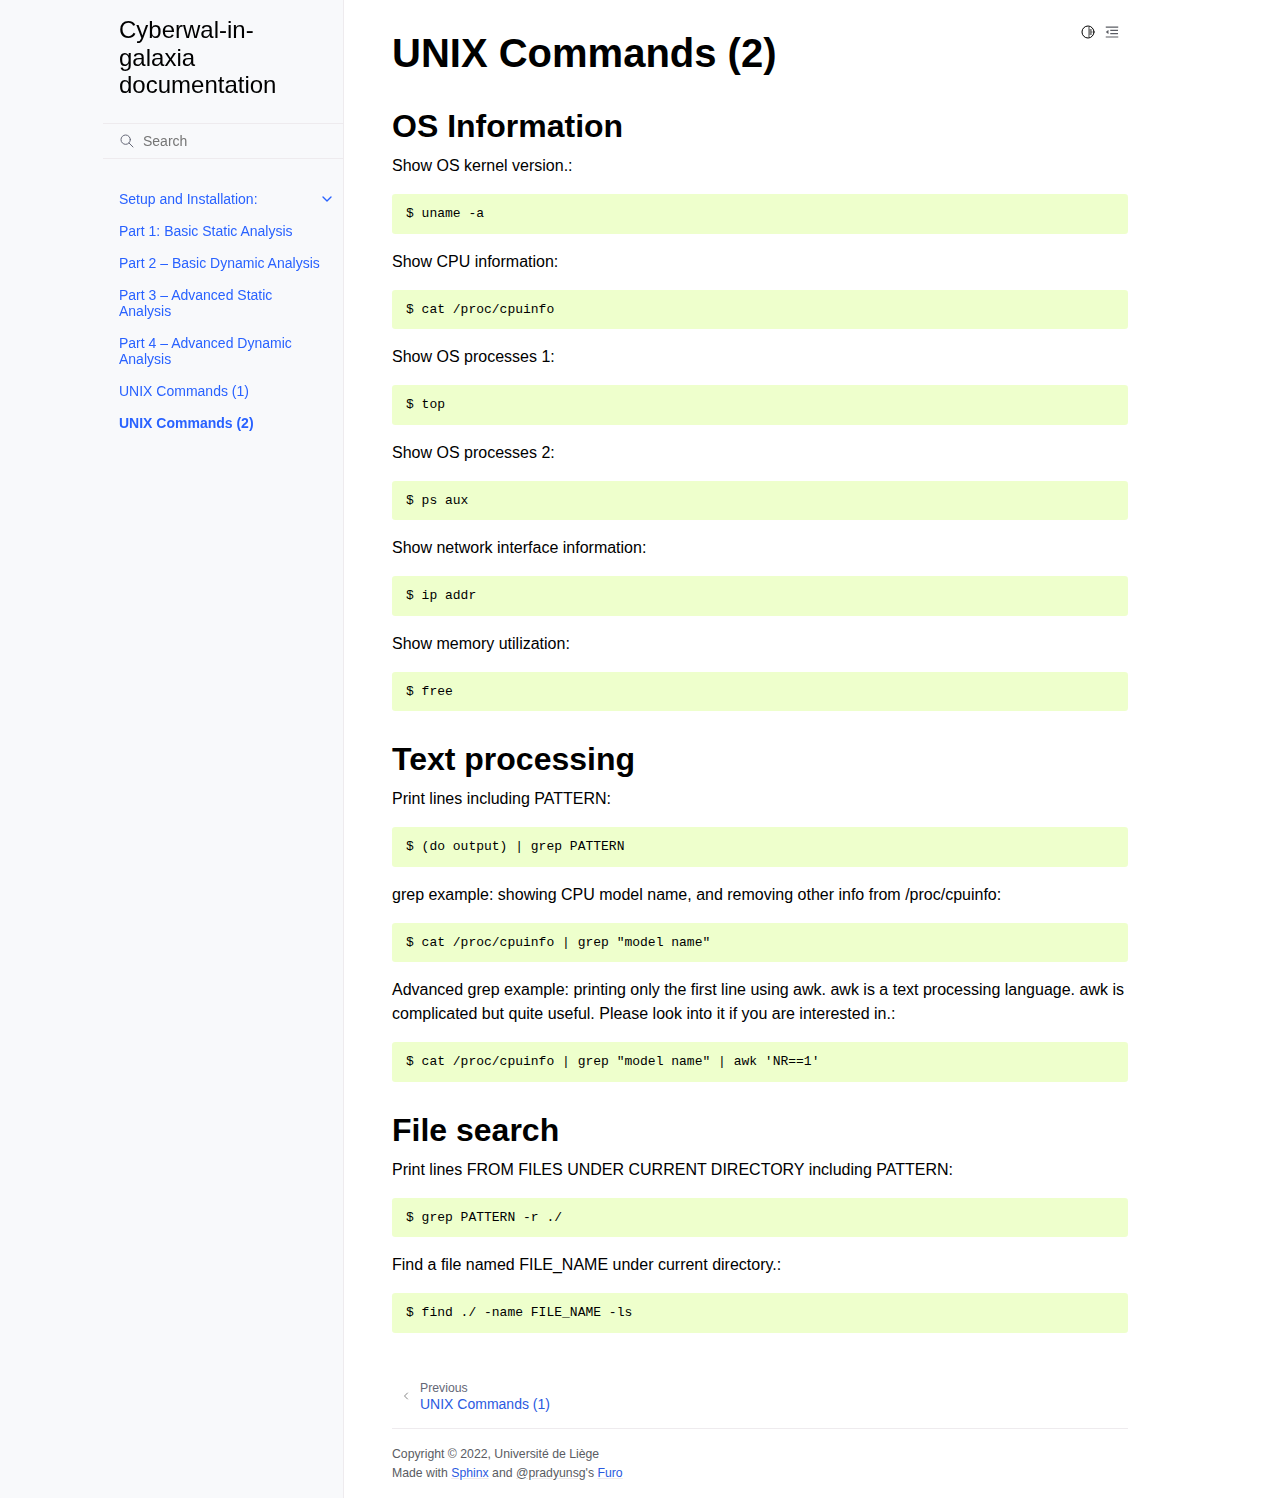
<file: misc/unixcmd2.html>
<!doctype html>
<html class="no-js" lang="en">
  <head><meta charset="utf-8"/>
    <meta name="viewport" content="width=device-width,initial-scale=1"/>
    <meta name="color-scheme" content="light dark"><link rel="index" title="Index" href="../genindex.html" /><link rel="search" title="Search" href="../search.html" /><link rel="prev" title="UNIX Commands (1)" href="unixcmd.html" />

    <meta name="generator" content="sphinx-5.3.0, furo 2022.09.29"/>
        <title>UNIX Commands (2) - Cyberwal-in-galaxia documentation</title>
      <link rel="stylesheet" type="text/css" href="../_static/pygments.css" />
    <link rel="stylesheet" type="text/css" href="../_static/styles/furo.css?digest=d81277517bee4d6b0349d71bb2661d4890b5617c" />
    <link rel="stylesheet" type="text/css" href="../_static/styles/furo-extensions.css?digest=30d1aed668e5c3a91c3e3bf6a60b675221979f0e" />
    
    


<style>
  body {
    --color-code-background: #eeffcc;
  --color-code-foreground: black;
  
  }
  @media not print {
    body[data-theme="dark"] {
      --color-code-background: #202020;
  --color-code-foreground: #d0d0d0;
  
    }
    @media (prefers-color-scheme: dark) {
      body:not([data-theme="light"]) {
        --color-code-background: #202020;
  --color-code-foreground: #d0d0d0;
  
      }
    }
  }
</style></head>
  <body>
    
    <script>
      document.body.dataset.theme = localStorage.getItem("theme") || "auto";
    </script>
    

<svg xmlns="http://www.w3.org/2000/svg" style="display: none;">
  <symbol id="svg-toc" viewBox="0 0 24 24">
    <title>Contents</title>
    <svg stroke="currentColor" fill="currentColor" stroke-width="0" viewBox="0 0 1024 1024">
      <path d="M408 442h480c4.4 0 8-3.6 8-8v-56c0-4.4-3.6-8-8-8H408c-4.4 0-8 3.6-8 8v56c0 4.4 3.6 8 8 8zm-8 204c0 4.4 3.6 8 8 8h480c4.4 0 8-3.6 8-8v-56c0-4.4-3.6-8-8-8H408c-4.4 0-8 3.6-8 8v56zm504-486H120c-4.4 0-8 3.6-8 8v56c0 4.4 3.6 8 8 8h784c4.4 0 8-3.6 8-8v-56c0-4.4-3.6-8-8-8zm0 632H120c-4.4 0-8 3.6-8 8v56c0 4.4 3.6 8 8 8h784c4.4 0 8-3.6 8-8v-56c0-4.4-3.6-8-8-8zM115.4 518.9L271.7 642c5.8 4.6 14.4.5 14.4-6.9V388.9c0-7.4-8.5-11.5-14.4-6.9L115.4 505.1a8.74 8.74 0 0 0 0 13.8z"/>
    </svg>
  </symbol>
  <symbol id="svg-menu" viewBox="0 0 24 24">
    <title>Menu</title>
    <svg xmlns="http://www.w3.org/2000/svg" viewBox="0 0 24 24" fill="none" stroke="currentColor"
      stroke-width="2" stroke-linecap="round" stroke-linejoin="round" class="feather-menu">
      <line x1="3" y1="12" x2="21" y2="12"></line>
      <line x1="3" y1="6" x2="21" y2="6"></line>
      <line x1="3" y1="18" x2="21" y2="18"></line>
    </svg>
  </symbol>
  <symbol id="svg-arrow-right" viewBox="0 0 24 24">
    <title>Expand</title>
    <svg xmlns="http://www.w3.org/2000/svg" viewBox="0 0 24 24" fill="none" stroke="currentColor"
      stroke-width="2" stroke-linecap="round" stroke-linejoin="round" class="feather-chevron-right">
      <polyline points="9 18 15 12 9 6"></polyline>
    </svg>
  </symbol>
  <symbol id="svg-sun" viewBox="0 0 24 24">
    <title>Light mode</title>
    <svg xmlns="http://www.w3.org/2000/svg" viewBox="0 0 24 24" fill="none" stroke="currentColor"
      stroke-width="1.5" stroke-linecap="round" stroke-linejoin="round" class="feather-sun">
      <circle cx="12" cy="12" r="5"></circle>
      <line x1="12" y1="1" x2="12" y2="3"></line>
      <line x1="12" y1="21" x2="12" y2="23"></line>
      <line x1="4.22" y1="4.22" x2="5.64" y2="5.64"></line>
      <line x1="18.36" y1="18.36" x2="19.78" y2="19.78"></line>
      <line x1="1" y1="12" x2="3" y2="12"></line>
      <line x1="21" y1="12" x2="23" y2="12"></line>
      <line x1="4.22" y1="19.78" x2="5.64" y2="18.36"></line>
      <line x1="18.36" y1="5.64" x2="19.78" y2="4.22"></line>
    </svg>
  </symbol>
  <symbol id="svg-moon" viewBox="0 0 24 24">
    <title>Dark mode</title>
    <svg xmlns="http://www.w3.org/2000/svg" viewBox="0 0 24 24" fill="none" stroke="currentColor"
      stroke-width="1.5" stroke-linecap="round" stroke-linejoin="round" class="icon-tabler-moon">
      <path stroke="none" d="M0 0h24v24H0z" fill="none" />
      <path d="M12 3c.132 0 .263 0 .393 0a7.5 7.5 0 0 0 7.92 12.446a9 9 0 1 1 -8.313 -12.454z" />
    </svg>
  </symbol>
  <symbol id="svg-sun-half" viewBox="0 0 24 24">
    <title>Auto light/dark mode</title>
    <svg xmlns="http://www.w3.org/2000/svg" viewBox="0 0 24 24" fill="none" stroke="currentColor"
      stroke-width="1.5" stroke-linecap="round" stroke-linejoin="round" class="icon-tabler-shadow">
      <path stroke="none" d="M0 0h24v24H0z" fill="none"/>
      <circle cx="12" cy="12" r="9" />
      <path d="M13 12h5" />
      <path d="M13 15h4" />
      <path d="M13 18h1" />
      <path d="M13 9h4" />
      <path d="M13 6h1" />
    </svg>
  </symbol>
</svg>

<input type="checkbox" class="sidebar-toggle" name="__navigation" id="__navigation">
<input type="checkbox" class="sidebar-toggle" name="__toc" id="__toc">
<label class="overlay sidebar-overlay" for="__navigation">
  <div class="visually-hidden">Hide navigation sidebar</div>
</label>
<label class="overlay toc-overlay" for="__toc">
  <div class="visually-hidden">Hide table of contents sidebar</div>
</label>



<div class="page">
  <header class="mobile-header">
    <div class="header-left">
      <label class="nav-overlay-icon" for="__navigation">
        <div class="visually-hidden">Toggle site navigation sidebar</div>
        <i class="icon"><svg><use href="#svg-menu"></use></svg></i>
      </label>
    </div>
    <div class="header-center">
      <a href="../index.html"><div class="brand">Cyberwal-in-galaxia  documentation</div></a>
    </div>
    <div class="header-right">
      <div class="theme-toggle-container theme-toggle-header">
        <button class="theme-toggle">
          <div class="visually-hidden">Toggle Light / Dark / Auto color theme</div>
          <svg class="theme-icon-when-auto"><use href="#svg-sun-half"></use></svg>
          <svg class="theme-icon-when-dark"><use href="#svg-moon"></use></svg>
          <svg class="theme-icon-when-light"><use href="#svg-sun"></use></svg>
        </button>
      </div>
      <label class="toc-overlay-icon toc-header-icon" for="__toc">
        <div class="visually-hidden">Toggle table of contents sidebar</div>
        <i class="icon"><svg><use href="#svg-toc"></use></svg></i>
      </label>
    </div>
  </header>
  <aside class="sidebar-drawer">
    <div class="sidebar-container">
      
      <div class="sidebar-sticky"><a class="sidebar-brand" href="../index.html">
  
  
  <span class="sidebar-brand-text">Cyberwal-in-galaxia  documentation</span>
  
</a><form class="sidebar-search-container" method="get" action="../search.html" role="search">
  <input class="sidebar-search" placeholder=Search name="q" aria-label="Search">
  <input type="hidden" name="check_keywords" value="yes">
  <input type="hidden" name="area" value="default">
</form>
<div id="searchbox"></div><div class="sidebar-scroll"><div class="sidebar-tree">
  <ul>
<li class="toctree-l1 has-children"><a class="reference internal" href="../installation/index.html">Setup and Installation:</a><input class="toctree-checkbox" id="toctree-checkbox-1" name="toctree-checkbox-1" role="switch" type="checkbox"/><label for="toctree-checkbox-1"><div class="visually-hidden">Toggle child pages in navigation</div><i class="icon"><svg><use href="#svg-arrow-right"></use></svg></i></label><ul>
<li class="toctree-l2"><a class="reference internal" href="../installation/vmsetup.html">Setting Up a VM on Linux/Windows and Mac (intel chips)</a></li>
<li class="toctree-l2"><a class="reference internal" href="../installation/macsetup.html">Setting Up a VM on a recent Mac (m1 chips)</a></li>
</ul>
</li>
<li class="toctree-l1"><a class="reference internal" href="../part1/index.html">Part 1: Basic Static Analysis</a></li>
<li class="toctree-l1"><a class="reference internal" href="../part2/index.html">Part 2 – Basic Dynamic Analysis</a></li>
<li class="toctree-l1"><a class="reference internal" href="../part3/index.html">Part 3 – Advanced Static Analysis</a></li>
<li class="toctree-l1"><a class="reference internal" href="../part4/index.html">Part 4 – Advanced Dynamic Analysis</a></li>
</ul>
<ul class="current">
<li class="toctree-l1"><a class="reference internal" href="unixcmd.html">UNIX Commands (1)</a></li>
<li class="toctree-l1 current current-page"><a class="current reference internal" href="#">UNIX Commands (2)</a></li>
</ul>

</div>
</div>

      </div>
      
    </div>
  </aside>
  <div class="main">
    <div class="content">
      <div class="article-container">
        <a href="#" class="back-to-top muted-link">
          <svg xmlns="http://www.w3.org/2000/svg" viewBox="0 0 24 24">
            <path d="M13 20h-2V8l-5.5 5.5-1.42-1.42L12 4.16l7.92 7.92-1.42 1.42L13 8v12z"></path>
          </svg>
          <span>Back to top</span>
        </a>
        <div class="content-icon-container">
          
<div class="theme-toggle-container theme-toggle-content">
            <button class="theme-toggle">
              <div class="visually-hidden">Toggle Light / Dark / Auto color theme</div>
              <svg class="theme-icon-when-auto"><use href="#svg-sun-half"></use></svg>
              <svg class="theme-icon-when-dark"><use href="#svg-moon"></use></svg>
              <svg class="theme-icon-when-light"><use href="#svg-sun"></use></svg>
            </button>
          </div>
          <label class="toc-overlay-icon toc-content-icon" for="__toc">
            <div class="visually-hidden">Toggle table of contents sidebar</div>
            <i class="icon"><svg><use href="#svg-toc"></use></svg></i>
          </label>
        </div>
        <article role="main">
          <div class="section" id="unix-commands-2">
<h1>UNIX Commands (2)<a class="headerlink" href="#unix-commands-2" title="Permalink to this heading">#</a></h1>
<div class="section" id="os-information">
<h2>OS Information<a class="headerlink" href="#os-information" title="Permalink to this heading">#</a></h2>
<p>Show OS kernel version.:</p>
<div class="highlight-default notranslate"><div class="highlight"><pre><span></span>$ uname -a
</pre></div>
</div>
<p>Show CPU information:</p>
<div class="highlight-default notranslate"><div class="highlight"><pre><span></span>$ cat /proc/cpuinfo
</pre></div>
</div>
<p>Show OS processes 1:</p>
<div class="highlight-default notranslate"><div class="highlight"><pre><span></span>$ top
</pre></div>
</div>
<p>Show OS processes 2:</p>
<div class="highlight-default notranslate"><div class="highlight"><pre><span></span>$ ps aux
</pre></div>
</div>
<p>Show network interface information:</p>
<div class="highlight-default notranslate"><div class="highlight"><pre><span></span>$ ip addr
</pre></div>
</div>
<p>Show memory utilization:</p>
<div class="highlight-default notranslate"><div class="highlight"><pre><span></span>$ free
</pre></div>
</div>
</div>
<div class="section" id="text-processing">
<h2>Text processing<a class="headerlink" href="#text-processing" title="Permalink to this heading">#</a></h2>
<p>Print lines including PATTERN:</p>
<div class="highlight-default notranslate"><div class="highlight"><pre><span></span>$ (do output) | grep PATTERN
</pre></div>
</div>
<p>grep example: showing CPU model name, and removing other info from /proc/cpuinfo:</p>
<div class="highlight-default notranslate"><div class="highlight"><pre><span></span>$ cat /proc/cpuinfo | grep &quot;model name&quot;
</pre></div>
</div>
<p>Advanced grep example: printing only the first line using awk. awk is a text processing language. awk is complicated but quite useful. Please look into it if you are interested in.:</p>
<div class="highlight-default notranslate"><div class="highlight"><pre><span></span>$ cat /proc/cpuinfo | grep &quot;model name&quot; | awk &#39;NR==1&#39;
</pre></div>
</div>
</div>
<div class="section" id="file-search">
<h2>File search<a class="headerlink" href="#file-search" title="Permalink to this heading">#</a></h2>
<p>Print lines FROM FILES UNDER CURRENT DIRECTORY including PATTERN:</p>
<div class="highlight-default notranslate"><div class="highlight"><pre><span></span>$ grep PATTERN -r ./
</pre></div>
</div>
<p>Find a file named FILE_NAME under current directory.:</p>
<div class="highlight-default notranslate"><div class="highlight"><pre><span></span>$ find ./ -name FILE_NAME -ls
</pre></div>
</div>
</div>
</div>

        </article>
      </div>
      <footer>
        
        <div class="related-pages">
          
          <a class="prev-page" href="unixcmd.html">
              <svg class="furo-related-icon"><use href="#svg-arrow-right"></use></svg>
              <div class="page-info">
                <div class="context">
                  <span>Previous</span>
                </div>
                
                <div class="title">UNIX Commands (1)</div>
                
              </div>
            </a>
        </div>
        <div class="bottom-of-page">
          <div class="left-details">
            <div class="copyright">
                Copyright &#169; 2022, Université de Liège
            </div>
            Made with <a href="https://www.sphinx-doc.org/">Sphinx</a> and <a class="muted-link" href="https://pradyunsg.me">@pradyunsg</a>'s
            
            <a href="https://github.com/pradyunsg/furo">Furo</a>
            
          </div>
          <div class="right-details">
            <div class="icons">
              
            </div>
          </div>
        </div>
        
      </footer>
    </div>
    <aside class="toc-drawer">
      
      
      <div class="toc-sticky toc-scroll">
        <div class="toc-title-container">
          <span class="toc-title">
            On this page
          </span>
        </div>
        <div class="toc-tree-container">
          <div class="toc-tree">
            <ul>
<li><a class="reference internal" href="#">UNIX Commands (2)</a><ul>
<li><a class="reference internal" href="#os-information">OS Information</a></li>
<li><a class="reference internal" href="#text-processing">Text processing</a></li>
<li><a class="reference internal" href="#file-search">File search</a></li>
</ul>
</li>
</ul>

          </div>
        </div>
      </div>
      
      
    </aside>
  </div>
</div><script data-url_root="../" id="documentation_options" src="../_static/documentation_options.js"></script>
    <script src="../_static/jquery.js"></script>
    <script src="../_static/underscore.js"></script>
    <script src="../_static/_sphinx_javascript_frameworks_compat.js"></script>
    <script src="../_static/doctools.js"></script>
    <script src="../_static/sphinx_highlight.js"></script>
    <script src="../_static/scripts/furo.js"></script>
    </body>
</html>
</file>
<file: _static/pygments.css>
.highlight pre { line-height: 125%; }
.highlight td.linenos .normal { color: inherit; background-color: transparent; padding-left: 5px; padding-right: 5px; }
.highlight span.linenos { color: inherit; background-color: transparent; padding-left: 5px; padding-right: 5px; }
.highlight td.linenos .special { color: #000000; background-color: #ffffc0; padding-left: 5px; padding-right: 5px; }
.highlight span.linenos.special { color: #000000; background-color: #ffffc0; padding-left: 5px; padding-right: 5px; }
.highlight .hll { background-color: #ffffcc }
.highlight { background: #eeffcc; }
.highlight .c { color: #408090; font-style: italic } /* Comment */
.highlight .err { border: 1px solid #FF0000 } /* Error */
.highlight .k { color: #007020; font-weight: bold } /* Keyword */
.highlight .o { color: #666666 } /* Operator */
.highlight .ch { color: #408090; font-style: italic } /* Comment.Hashbang */
.highlight .cm { color: #408090; font-style: italic } /* Comment.Multiline */
.highlight .cp { color: #007020 } /* Comment.Preproc */
.highlight .cpf { color: #408090; font-style: italic } /* Comment.PreprocFile */
.highlight .c1 { color: #408090; font-style: italic } /* Comment.Single */
.highlight .cs { color: #408090; background-color: #fff0f0 } /* Comment.Special */
.highlight .gd { color: #A00000 } /* Generic.Deleted */
.highlight .ge { font-style: italic } /* Generic.Emph */
.highlight .gr { color: #FF0000 } /* Generic.Error */
.highlight .gh { color: #000080; font-weight: bold } /* Generic.Heading */
.highlight .gi { color: #00A000 } /* Generic.Inserted */
.highlight .go { color: #333333 } /* Generic.Output */
.highlight .gp { color: #c65d09; font-weight: bold } /* Generic.Prompt */
.highlight .gs { font-weight: bold } /* Generic.Strong */
.highlight .gu { color: #800080; font-weight: bold } /* Generic.Subheading */
.highlight .gt { color: #0044DD } /* Generic.Traceback */
.highlight .kc { color: #007020; font-weight: bold } /* Keyword.Constant */
.highlight .kd { color: #007020; font-weight: bold } /* Keyword.Declaration */
.highlight .kn { color: #007020; font-weight: bold } /* Keyword.Namespace */
.highlight .kp { color: #007020 } /* Keyword.Pseudo */
.highlight .kr { color: #007020; font-weight: bold } /* Keyword.Reserved */
.highlight .kt { color: #902000 } /* Keyword.Type */
.highlight .m { color: #208050 } /* Literal.Number */
.highlight .s { color: #4070a0 } /* Literal.String */
.highlight .na { color: #4070a0 } /* Name.Attribute */
.highlight .nb { color: #007020 } /* Name.Builtin */
.highlight .nc { color: #0e84b5; font-weight: bold } /* Name.Class */
.highlight .no { color: #60add5 } /* Name.Constant */
.highlight .nd { color: #555555; font-weight: bold } /* Name.Decorator */
.highlight .ni { color: #d55537; font-weight: bold } /* Name.Entity */
.highlight .ne { color: #007020 } /* Name.Exception */
.highlight .nf { color: #06287e } /* Name.Function */
.highlight .nl { color: #002070; font-weight: bold } /* Name.Label */
.highlight .nn { color: #0e84b5; font-weight: bold } /* Name.Namespace */
.highlight .nt { color: #062873; font-weight: bold } /* Name.Tag */
.highlight .nv { color: #bb60d5 } /* Name.Variable */
.highlight .ow { color: #007020; font-weight: bold } /* Operator.Word */
.highlight .w { color: #bbbbbb } /* Text.Whitespace */
.highlight .mb { color: #208050 } /* Literal.Number.Bin */
.highlight .mf { color: #208050 } /* Literal.Number.Float */
.highlight .mh { color: #208050 } /* Literal.Number.Hex */
.highlight .mi { color: #208050 } /* Literal.Number.Integer */
.highlight .mo { color: #208050 } /* Literal.Number.Oct */
.highlight .sa { color: #4070a0 } /* Literal.String.Affix */
.highlight .sb { color: #4070a0 } /* Literal.String.Backtick */
.highlight .sc { color: #4070a0 } /* Literal.String.Char */
.highlight .dl { color: #4070a0 } /* Literal.String.Delimiter */
.highlight .sd { color: #4070a0; font-style: italic } /* Literal.String.Doc */
.highlight .s2 { color: #4070a0 } /* Literal.String.Double */
.highlight .se { color: #4070a0; font-weight: bold } /* Literal.String.Escape */
.highlight .sh { color: #4070a0 } /* Literal.String.Heredoc */
.highlight .si { color: #70a0d0; font-style: italic } /* Literal.String.Interpol */
.highlight .sx { color: #c65d09 } /* Literal.String.Other */
.highlight .sr { color: #235388 } /* Literal.String.Regex */
.highlight .s1 { color: #4070a0 } /* Literal.String.Single */
.highlight .ss { color: #517918 } /* Literal.String.Symbol */
.highlight .bp { color: #007020 } /* Name.Builtin.Pseudo */
.highlight .fm { color: #06287e } /* Name.Function.Magic */
.highlight .vc { color: #bb60d5 } /* Name.Variable.Class */
.highlight .vg { color: #bb60d5 } /* Name.Variable.Global */
.highlight .vi { color: #bb60d5 } /* Name.Variable.Instance */
.highlight .vm { color: #bb60d5 } /* Name.Variable.Magic */
.highlight .il { color: #208050 } /* Literal.Number.Integer.Long */
@media not print {
body[data-theme="dark"] .highlight pre { line-height: 125%; }
body[data-theme="dark"] .highlight td.linenos .normal { color: #aaaaaa; background-color: transparent; padding-left: 5px; padding-right: 5px; }
body[data-theme="dark"] .highlight span.linenos { color: #aaaaaa; background-color: transparent; padding-left: 5px; padding-right: 5px; }
body[data-theme="dark"] .highlight td.linenos .special { color: #000000; background-color: #ffffc0; padding-left: 5px; padding-right: 5px; }
body[data-theme="dark"] .highlight span.linenos.special { color: #000000; background-color: #ffffc0; padding-left: 5px; padding-right: 5px; }
body[data-theme="dark"] .highlight .hll { background-color: #404040 }
body[data-theme="dark"] .highlight { background: #202020; color: #d0d0d0 }
body[data-theme="dark"] .highlight .c { color: #ababab; font-style: italic } /* Comment */
body[data-theme="dark"] .highlight .err { color: #a61717; background-color: #e3d2d2 } /* Error */
body[data-theme="dark"] .highlight .esc { color: #d0d0d0 } /* Escape */
body[data-theme="dark"] .highlight .g { color: #d0d0d0 } /* Generic */
body[data-theme="dark"] .highlight .k { color: #6ebf26; font-weight: bold } /* Keyword */
body[data-theme="dark"] .highlight .l { color: #d0d0d0 } /* Literal */
body[data-theme="dark"] .highlight .n { color: #d0d0d0 } /* Name */
body[data-theme="dark"] .highlight .o { color: #d0d0d0 } /* Operator */
body[data-theme="dark"] .highlight .x { color: #d0d0d0 } /* Other */
body[data-theme="dark"] .highlight .p { color: #d0d0d0 } /* Punctuation */
body[data-theme="dark"] .highlight .ch { color: #ababab; font-style: italic } /* Comment.Hashbang */
body[data-theme="dark"] .highlight .cm { color: #ababab; font-style: italic } /* Comment.Multiline */
body[data-theme="dark"] .highlight .cp { color: #cd2828; font-weight: bold } /* Comment.Preproc */
body[data-theme="dark"] .highlight .cpf { color: #ababab; font-style: italic } /* Comment.PreprocFile */
body[data-theme="dark"] .highlight .c1 { color: #ababab; font-style: italic } /* Comment.Single */
body[data-theme="dark"] .highlight .cs { color: #e50808; font-weight: bold; background-color: #520000 } /* Comment.Special */
body[data-theme="dark"] .highlight .gd { color: #d22323 } /* Generic.Deleted */
body[data-theme="dark"] .highlight .ge { color: #d0d0d0; font-style: italic } /* Generic.Emph */
body[data-theme="dark"] .highlight .gr { color: #d22323 } /* Generic.Error */
body[data-theme="dark"] .highlight .gh { color: #ffffff; font-weight: bold } /* Generic.Heading */
body[data-theme="dark"] .highlight .gi { color: #589819 } /* Generic.Inserted */
body[data-theme="dark"] .highlight .go { color: #cccccc } /* Generic.Output */
body[data-theme="dark"] .highlight .gp { color: #aaaaaa } /* Generic.Prompt */
body[data-theme="dark"] .highlight .gs { color: #d0d0d0; font-weight: bold } /* Generic.Strong */
body[data-theme="dark"] .highlight .gu { color: #ffffff; text-decoration: underline } /* Generic.Subheading */
body[data-theme="dark"] .highlight .gt { color: #d22323 } /* Generic.Traceback */
body[data-theme="dark"] .highlight .kc { color: #6ebf26; font-weight: bold } /* Keyword.Constant */
body[data-theme="dark"] .highlight .kd { color: #6ebf26; font-weight: bold } /* Keyword.Declaration */
body[data-theme="dark"] .highlight .kn { color: #6ebf26; font-weight: bold } /* Keyword.Namespace */
body[data-theme="dark"] .highlight .kp { color: #6ebf26 } /* Keyword.Pseudo */
body[data-theme="dark"] .highlight .kr { color: #6ebf26; font-weight: bold } /* Keyword.Reserved */
body[data-theme="dark"] .highlight .kt { color: #6ebf26; font-weight: bold } /* Keyword.Type */
body[data-theme="dark"] .highlight .ld { color: #d0d0d0 } /* Literal.Date */
body[data-theme="dark"] .highlight .m { color: #51b2fd } /* Literal.Number */
body[data-theme="dark"] .highlight .s { color: #ed9d13 } /* Literal.String */
body[data-theme="dark"] .highlight .na { color: #bbbbbb } /* Name.Attribute */
body[data-theme="dark"] .highlight .nb { color: #2fbccd } /* Name.Builtin */
body[data-theme="dark"] .highlight .nc { color: #71adff; text-decoration: underline } /* Name.Class */
body[data-theme="dark"] .highlight .no { color: #40ffff } /* Name.Constant */
body[data-theme="dark"] .highlight .nd { color: #ffa500 } /* Name.Decorator */
body[data-theme="dark"] .highlight .ni { color: #d0d0d0 } /* Name.Entity */
body[data-theme="dark"] .highlight .ne { color: #bbbbbb } /* Name.Exception */
body[data-theme="dark"] .highlight .nf { color: #71adff } /* Name.Function */
body[data-theme="dark"] .highlight .nl { color: #d0d0d0 } /* Name.Label */
body[data-theme="dark"] .highlight .nn { color: #71adff; text-decoration: underline } /* Name.Namespace */
body[data-theme="dark"] .highlight .nx { color: #d0d0d0 } /* Name.Other */
body[data-theme="dark"] .highlight .py { color: #d0d0d0 } /* Name.Property */
body[data-theme="dark"] .highlight .nt { color: #6ebf26; font-weight: bold } /* Name.Tag */
body[data-theme="dark"] .highlight .nv { color: #40ffff } /* Name.Variable */
body[data-theme="dark"] .highlight .ow { color: #6ebf26; font-weight: bold } /* Operator.Word */
body[data-theme="dark"] .highlight .pm { color: #d0d0d0 } /* Punctuation.Marker */
body[data-theme="dark"] .highlight .w { color: #666666 } /* Text.Whitespace */
body[data-theme="dark"] .highlight .mb { color: #51b2fd } /* Literal.Number.Bin */
body[data-theme="dark"] .highlight .mf { color: #51b2fd } /* Literal.Number.Float */
body[data-theme="dark"] .highlight .mh { color: #51b2fd } /* Literal.Number.Hex */
body[data-theme="dark"] .highlight .mi { color: #51b2fd } /* Literal.Number.Integer */
body[data-theme="dark"] .highlight .mo { color: #51b2fd } /* Literal.Number.Oct */
body[data-theme="dark"] .highlight .sa { color: #ed9d13 } /* Literal.String.Affix */
body[data-theme="dark"] .highlight .sb { color: #ed9d13 } /* Literal.String.Backtick */
body[data-theme="dark"] .highlight .sc { color: #ed9d13 } /* Literal.String.Char */
body[data-theme="dark"] .highlight .dl { color: #ed9d13 } /* Literal.String.Delimiter */
body[data-theme="dark"] .highlight .sd { color: #ed9d13 } /* Literal.String.Doc */
body[data-theme="dark"] .highlight .s2 { color: #ed9d13 } /* Literal.String.Double */
body[data-theme="dark"] .highlight .se { color: #ed9d13 } /* Literal.String.Escape */
body[data-theme="dark"] .highlight .sh { color: #ed9d13 } /* Literal.String.Heredoc */
body[data-theme="dark"] .highlight .si { color: #ed9d13 } /* Literal.String.Interpol */
body[data-theme="dark"] .highlight .sx { color: #ffa500 } /* Literal.String.Other */
body[data-theme="dark"] .highlight .sr { color: #ed9d13 } /* Literal.String.Regex */
body[data-theme="dark"] .highlight .s1 { color: #ed9d13 } /* Literal.String.Single */
body[data-theme="dark"] .highlight .ss { color: #ed9d13 } /* Literal.String.Symbol */
body[data-theme="dark"] .highlight .bp { color: #2fbccd } /* Name.Builtin.Pseudo */
body[data-theme="dark"] .highlight .fm { color: #71adff } /* Name.Function.Magic */
body[data-theme="dark"] .highlight .vc { color: #40ffff } /* Name.Variable.Class */
body[data-theme="dark"] .highlight .vg { color: #40ffff } /* Name.Variable.Global */
body[data-theme="dark"] .highlight .vi { color: #40ffff } /* Name.Variable.Instance */
body[data-theme="dark"] .highlight .vm { color: #40ffff } /* Name.Variable.Magic */
body[data-theme="dark"] .highlight .il { color: #51b2fd } /* Literal.Number.Integer.Long */
@media (prefers-color-scheme: dark) {
body:not([data-theme="light"]) .highlight pre { line-height: 125%; }
body:not([data-theme="light"]) .highlight td.linenos .normal { color: #aaaaaa; background-color: transparent; padding-left: 5px; padding-right: 5px; }
body:not([data-theme="light"]) .highlight span.linenos { color: #aaaaaa; background-color: transparent; padding-left: 5px; padding-right: 5px; }
body:not([data-theme="light"]) .highlight td.linenos .special { color: #000000; background-color: #ffffc0; padding-left: 5px; padding-right: 5px; }
body:not([data-theme="light"]) .highlight span.linenos.special { color: #000000; background-color: #ffffc0; padding-left: 5px; padding-right: 5px; }
body:not([data-theme="light"]) .highlight .hll { background-color: #404040 }
body:not([data-theme="light"]) .highlight { background: #202020; color: #d0d0d0 }
body:not([data-theme="light"]) .highlight .c { color: #ababab; font-style: italic } /* Comment */
body:not([data-theme="light"]) .highlight .err { color: #a61717; background-color: #e3d2d2 } /* Error */
body:not([data-theme="light"]) .highlight .esc { color: #d0d0d0 } /* Escape */
body:not([data-theme="light"]) .highlight .g { color: #d0d0d0 } /* Generic */
body:not([data-theme="light"]) .highlight .k { color: #6ebf26; font-weight: bold } /* Keyword */
body:not([data-theme="light"]) .highlight .l { color: #d0d0d0 } /* Literal */
body:not([data-theme="light"]) .highlight .n { color: #d0d0d0 } /* Name */
body:not([data-theme="light"]) .highlight .o { color: #d0d0d0 } /* Operator */
body:not([data-theme="light"]) .highlight .x { color: #d0d0d0 } /* Other */
body:not([data-theme="light"]) .highlight .p { color: #d0d0d0 } /* Punctuation */
body:not([data-theme="light"]) .highlight .ch { color: #ababab; font-style: italic } /* Comment.Hashbang */
body:not([data-theme="light"]) .highlight .cm { color: #ababab; font-style: italic } /* Comment.Multiline */
body:not([data-theme="light"]) .highlight .cp { color: #cd2828; font-weight: bold } /* Comment.Preproc */
body:not([data-theme="light"]) .highlight .cpf { color: #ababab; font-style: italic } /* Comment.PreprocFile */
body:not([data-theme="light"]) .highlight .c1 { color: #ababab; font-style: italic } /* Comment.Single */
body:not([data-theme="light"]) .highlight .cs { color: #e50808; font-weight: bold; background-color: #520000 } /* Comment.Special */
body:not([data-theme="light"]) .highlight .gd { color: #d22323 } /* Generic.Deleted */
body:not([data-theme="light"]) .highlight .ge { color: #d0d0d0; font-style: italic } /* Generic.Emph */
body:not([data-theme="light"]) .highlight .gr { color: #d22323 } /* Generic.Error */
body:not([data-theme="light"]) .highlight .gh { color: #ffffff; font-weight: bold } /* Generic.Heading */
body:not([data-theme="light"]) .highlight .gi { color: #589819 } /* Generic.Inserted */
body:not([data-theme="light"]) .highlight .go { color: #cccccc } /* Generic.Output */
body:not([data-theme="light"]) .highlight .gp { color: #aaaaaa } /* Generic.Prompt */
body:not([data-theme="light"]) .highlight .gs { color: #d0d0d0; font-weight: bold } /* Generic.Strong */
body:not([data-theme="light"]) .highlight .gu { color: #ffffff; text-decoration: underline } /* Generic.Subheading */
body:not([data-theme="light"]) .highlight .gt { color: #d22323 } /* Generic.Traceback */
body:not([data-theme="light"]) .highlight .kc { color: #6ebf26; font-weight: bold } /* Keyword.Constant */
body:not([data-theme="light"]) .highlight .kd { color: #6ebf26; font-weight: bold } /* Keyword.Declaration */
body:not([data-theme="light"]) .highlight .kn { color: #6ebf26; font-weight: bold } /* Keyword.Namespace */
body:not([data-theme="light"]) .highlight .kp { color: #6ebf26 } /* Keyword.Pseudo */
body:not([data-theme="light"]) .highlight .kr { color: #6ebf26; font-weight: bold } /* Keyword.Reserved */
body:not([data-theme="light"]) .highlight .kt { color: #6ebf26; font-weight: bold } /* Keyword.Type */
body:not([data-theme="light"]) .highlight .ld { color: #d0d0d0 } /* Literal.Date */
body:not([data-theme="light"]) .highlight .m { color: #51b2fd } /* Literal.Number */
body:not([data-theme="light"]) .highlight .s { color: #ed9d13 } /* Literal.String */
body:not([data-theme="light"]) .highlight .na { color: #bbbbbb } /* Name.Attribute */
body:not([data-theme="light"]) .highlight .nb { color: #2fbccd } /* Name.Builtin */
body:not([data-theme="light"]) .highlight .nc { color: #71adff; text-decoration: underline } /* Name.Class */
body:not([data-theme="light"]) .highlight .no { color: #40ffff } /* Name.Constant */
body:not([data-theme="light"]) .highlight .nd { color: #ffa500 } /* Name.Decorator */
body:not([data-theme="light"]) .highlight .ni { color: #d0d0d0 } /* Name.Entity */
body:not([data-theme="light"]) .highlight .ne { color: #bbbbbb } /* Name.Exception */
body:not([data-theme="light"]) .highlight .nf { color: #71adff } /* Name.Function */
body:not([data-theme="light"]) .highlight .nl { color: #d0d0d0 } /* Name.Label */
body:not([data-theme="light"]) .highlight .nn { color: #71adff; text-decoration: underline } /* Name.Namespace */
body:not([data-theme="light"]) .highlight .nx { color: #d0d0d0 } /* Name.Other */
body:not([data-theme="light"]) .highlight .py { color: #d0d0d0 } /* Name.Property */
body:not([data-theme="light"]) .highlight .nt { color: #6ebf26; font-weight: bold } /* Name.Tag */
body:not([data-theme="light"]) .highlight .nv { color: #40ffff } /* Name.Variable */
body:not([data-theme="light"]) .highlight .ow { color: #6ebf26; font-weight: bold } /* Operator.Word */
body:not([data-theme="light"]) .highlight .pm { color: #d0d0d0 } /* Punctuation.Marker */
body:not([data-theme="light"]) .highlight .w { color: #666666 } /* Text.Whitespace */
body:not([data-theme="light"]) .highlight .mb { color: #51b2fd } /* Literal.Number.Bin */
body:not([data-theme="light"]) .highlight .mf { color: #51b2fd } /* Literal.Number.Float */
body:not([data-theme="light"]) .highlight .mh { color: #51b2fd } /* Literal.Number.Hex */
body:not([data-theme="light"]) .highlight .mi { color: #51b2fd } /* Literal.Number.Integer */
body:not([data-theme="light"]) .highlight .mo { color: #51b2fd } /* Literal.Number.Oct */
body:not([data-theme="light"]) .highlight .sa { color: #ed9d13 } /* Literal.String.Affix */
body:not([data-theme="light"]) .highlight .sb { color: #ed9d13 } /* Literal.String.Backtick */
body:not([data-theme="light"]) .highlight .sc { color: #ed9d13 } /* Literal.String.Char */
body:not([data-theme="light"]) .highlight .dl { color: #ed9d13 } /* Literal.String.Delimiter */
body:not([data-theme="light"]) .highlight .sd { color: #ed9d13 } /* Literal.String.Doc */
body:not([data-theme="light"]) .highlight .s2 { color: #ed9d13 } /* Literal.String.Double */
body:not([data-theme="light"]) .highlight .se { color: #ed9d13 } /* Literal.String.Escape */
body:not([data-theme="light"]) .highlight .sh { color: #ed9d13 } /* Literal.String.Heredoc */
body:not([data-theme="light"]) .highlight .si { color: #ed9d13 } /* Literal.String.Interpol */
body:not([data-theme="light"]) .highlight .sx { color: #ffa500 } /* Literal.String.Other */
body:not([data-theme="light"]) .highlight .sr { color: #ed9d13 } /* Literal.String.Regex */
body:not([data-theme="light"]) .highlight .s1 { color: #ed9d13 } /* Literal.String.Single */
body:not([data-theme="light"]) .highlight .ss { color: #ed9d13 } /* Literal.String.Symbol */
body:not([data-theme="light"]) .highlight .bp { color: #2fbccd } /* Name.Builtin.Pseudo */
body:not([data-theme="light"]) .highlight .fm { color: #71adff } /* Name.Function.Magic */
body:not([data-theme="light"]) .highlight .vc { color: #40ffff } /* Name.Variable.Class */
body:not([data-theme="light"]) .highlight .vg { color: #40ffff } /* Name.Variable.Global */
body:not([data-theme="light"]) .highlight .vi { color: #40ffff } /* Name.Variable.Instance */
body:not([data-theme="light"]) .highlight .vm { color: #40ffff } /* Name.Variable.Magic */
body:not([data-theme="light"]) .highlight .il { color: #51b2fd } /* Literal.Number.Integer.Long */
}
}
</file>
<file: _static/styles/furo-extensions.css>
#furo-sidebar-ad-placement{padding:var(--sidebar-item-spacing-vertical) var(--sidebar-item-spacing-horizontal)}#furo-sidebar-ad-placement .ethical-sidebar{background:var(--color-background-secondary);border:none;box-shadow:none}#furo-sidebar-ad-placement .ethical-sidebar:hover{background:var(--color-background-hover)}#furo-sidebar-ad-placement .ethical-sidebar a{color:var(--color-foreground-primary)}#furo-sidebar-ad-placement .ethical-callout a{color:var(--color-foreground-secondary)!important}#furo-readthedocs-versions{background:transparent;display:block;position:static;width:100%}#furo-readthedocs-versions .rst-versions{background:#1a1c1e}#furo-readthedocs-versions .rst-current-version{background:var(--color-sidebar-item-background);cursor:unset}#furo-readthedocs-versions .rst-current-version:hover{background:var(--color-sidebar-item-background)}#furo-readthedocs-versions .rst-current-version .fa-book{color:var(--color-foreground-primary)}#furo-readthedocs-versions>.rst-other-versions{padding:0}#furo-readthedocs-versions>.rst-other-versions small{opacity:1}#furo-readthedocs-versions .injected .rst-versions{position:unset}#furo-readthedocs-versions:focus-within,#furo-readthedocs-versions:hover{box-shadow:0 0 0 1px var(--color-sidebar-background-border)}#furo-readthedocs-versions:focus-within .rst-current-version,#furo-readthedocs-versions:hover .rst-current-version{background:#1a1c1e;font-size:inherit;height:auto;line-height:inherit;padding:12px;text-align:right}#furo-readthedocs-versions:focus-within .rst-current-version .fa-book,#furo-readthedocs-versions:hover .rst-current-version .fa-book{color:#fff;float:left}#furo-readthedocs-versions:focus-within .fa-caret-down,#furo-readthedocs-versions:hover .fa-caret-down{display:none}#furo-readthedocs-versions:focus-within .injected,#furo-readthedocs-versions:focus-within .rst-current-version,#furo-readthedocs-versions:focus-within .rst-other-versions,#furo-readthedocs-versions:hover .injected,#furo-readthedocs-versions:hover .rst-current-version,#furo-readthedocs-versions:hover .rst-other-versions{display:block}#furo-readthedocs-versions:focus-within>.rst-current-version,#furo-readthedocs-versions:hover>.rst-current-version{display:none}.highlight:hover button.copybtn{color:var(--color-code-foreground)}.highlight button.copybtn{align-items:center;background-color:var(--color-code-background);border:none;color:var(--color-background-item);cursor:pointer;height:1.25em;opacity:1;right:.5rem;top:.625rem;transition:color .3s,opacity .3s;width:1.25em}.highlight button.copybtn:hover{background-color:var(--color-code-background);color:var(--color-brand-content)}.highlight button.copybtn:after{background-color:transparent;color:var(--color-code-foreground);display:none}.highlight button.copybtn.success{color:#22863a;transition:color 0ms}.highlight button.copybtn.success:after{display:block}.highlight button.copybtn svg{padding:0}body{--sd-color-primary:var(--color-brand-primary);--sd-color-primary-highlight:var(--color-brand-content);--sd-color-primary-text:var(--color-background-primary);--sd-color-shadow:rgba(0,0,0,.05);--sd-color-card-border:var(--color-card-border);--sd-color-card-border-hover:var(--color-brand-content);--sd-color-card-background:var(--color-card-background);--sd-color-card-text:var(--color-foreground-primary);--sd-color-card-header:var(--color-card-marginals-background);--sd-color-card-footer:var(--color-card-marginals-background);--sd-color-tabs-label-active:var(--color-brand-content);--sd-color-tabs-label-hover:var(--color-foreground-muted);--sd-color-tabs-label-inactive:var(--color-foreground-muted);--sd-color-tabs-underline-active:var(--color-brand-content);--sd-color-tabs-underline-hover:var(--color-foreground-border);--sd-color-tabs-underline-inactive:var(--color-background-border);--sd-color-tabs-overline:var(--color-background-border);--sd-color-tabs-underline:var(--color-background-border)}.sd-tab-content{box-shadow:0 -2px var(--sd-color-tabs-overline),0 1px var(--sd-color-tabs-underline)}.sd-card{box-shadow:0 .1rem .25rem var(--sd-color-shadow),0 0 .0625rem rgba(0,0,0,.1)}.sd-shadow-sm{box-shadow:0 .1rem .25rem var(--sd-color-shadow),0 0 .0625rem rgba(0,0,0,.1)!important}.sd-shadow-md{box-shadow:0 .3rem .75rem var(--sd-color-shadow),0 0 .0625rem rgba(0,0,0,.1)!important}.sd-shadow-lg{box-shadow:0 .6rem 1.5rem var(--sd-color-shadow),0 0 .0625rem rgba(0,0,0,.1)!important}.sd-card-hover:hover{transform:none}.sd-cards-carousel{gap:.25rem;padding:.25rem}body{--tabs--label-text:var(--color-foreground-muted);--tabs--label-text--hover:var(--color-foreground-muted);--tabs--label-text--active:var(--color-brand-content);--tabs--label-text--active--hover:var(--color-brand-content);--tabs--label-background:transparent;--tabs--label-background--hover:transparent;--tabs--label-background--active:transparent;--tabs--label-background--active--hover:transparent;--tabs--padding-x:0.25em;--tabs--margin-x:1em;--tabs--border:var(--color-background-border);--tabs--label-border:transparent;--tabs--label-border--hover:var(--color-foreground-muted);--tabs--label-border--active:var(--color-brand-content);--tabs--label-border--active--hover:var(--color-brand-content)}[role=main] .container{max-width:none;padding-left:0;padding-right:0}.shadow.docutils{border:none;box-shadow:0 .2rem .5rem rgba(0,0,0,.05),0 0 .0625rem rgba(0,0,0,.1)!important}.sphinx-bs .card{background-color:var(--color-background-secondary);color:var(--color-foreground)}
/*# sourceMappingURL=furo-extensions.css.map*/
</file>
<file: _static/styles/furo.css>
/*! normalize.css v8.0.1 | MIT License | github.com/necolas/normalize.css */html{-webkit-text-size-adjust:100%;line-height:1.15}body{margin:0}main{display:block}h1{font-size:2em;margin:.67em 0}hr{box-sizing:content-box;height:0;overflow:visible}pre{font-family:monospace,monospace;font-size:1em}a{background-color:transparent}abbr[title]{border-bottom:none;text-decoration:underline;text-decoration:underline dotted}b,strong{font-weight:bolder}code,kbd,samp{font-family:monospace,monospace;font-size:1em}sub,sup{font-size:75%;line-height:0;position:relative;vertical-align:baseline}sub{bottom:-.25em}sup{top:-.5em}img{border-style:none}button,input,optgroup,select,textarea{font-family:inherit;font-size:100%;line-height:1.15;margin:0}button,input{overflow:visible}button,select{text-transform:none}[type=button],[type=reset],[type=submit],button{-webkit-appearance:button}[type=button]::-moz-focus-inner,[type=reset]::-moz-focus-inner,[type=submit]::-moz-focus-inner,button::-moz-focus-inner{border-style:none;padding:0}[type=button]:-moz-focusring,[type=reset]:-moz-focusring,[type=submit]:-moz-focusring,button:-moz-focusring{outline:1px dotted ButtonText}fieldset{padding:.35em .75em .625em}legend{box-sizing:border-box;color:inherit;display:table;max-width:100%;padding:0;white-space:normal}progress{vertical-align:baseline}textarea{overflow:auto}[type=checkbox],[type=radio]{box-sizing:border-box;padding:0}[type=number]::-webkit-inner-spin-button,[type=number]::-webkit-outer-spin-button{height:auto}[type=search]{-webkit-appearance:textfield;outline-offset:-2px}[type=search]::-webkit-search-decoration{-webkit-appearance:none}::-webkit-file-upload-button{-webkit-appearance:button;font:inherit}details{display:block}summary{display:list-item}[hidden],template{display:none}@media print{.content-icon-container,.headerlink,.mobile-header,.related-pages{display:none!important}.highlight{border:.1pt solid var(--color-foreground-border)}}.visually-hidden{clip:rect(0,0,0,0)!important;border:0!important;height:1px!important;margin:-1px!important;overflow:hidden!important;padding:0!important;position:absolute!important;white-space:nowrap!important;width:1px!important}:-moz-focusring{outline:auto}body{--font-stack:-apple-system,BlinkMacSystemFont,Segoe UI,Helvetica,Arial,sans-serif,Apple Color Emoji,Segoe UI Emoji;--font-stack--monospace:"SFMono-Regular",Menlo,Consolas,Monaco,Liberation Mono,Lucida Console,monospace;--font-size--normal:100%;--font-size--small:87.5%;--font-size--small--2:81.25%;--font-size--small--3:75%;--font-size--small--4:62.5%;--sidebar-caption-font-size:var(--font-size--small--2);--sidebar-item-font-size:var(--font-size--small);--sidebar-search-input-font-size:var(--font-size--small);--toc-font-size:var(--font-size--small--3);--toc-font-size--mobile:var(--font-size--normal);--toc-title-font-size:var(--font-size--small--4);--admonition-font-size:0.8125rem;--admonition-title-font-size:0.8125rem;--code-font-size:var(--font-size--small--2);--api-font-size:var(--font-size--small);--header-height:calc(var(--sidebar-item-line-height) + var(--sidebar-item-spacing-vertical)*4);--header-padding:0.5rem;--sidebar-tree-space-above:1.5rem;--sidebar-caption-space-above:1rem;--sidebar-item-line-height:1rem;--sidebar-item-spacing-vertical:0.5rem;--sidebar-item-spacing-horizontal:1rem;--sidebar-item-height:calc(var(--sidebar-item-line-height) + var(--sidebar-item-spacing-vertical)*2);--sidebar-expander-width:var(--sidebar-item-height);--sidebar-search-space-above:0.5rem;--sidebar-search-input-spacing-vertical:0.5rem;--sidebar-search-input-spacing-horizontal:0.5rem;--sidebar-search-input-height:1rem;--sidebar-search-icon-size:var(--sidebar-search-input-height);--toc-title-padding:0.25rem 0;--toc-spacing-vertical:1.5rem;--toc-spacing-horizontal:1.5rem;--toc-item-spacing-vertical:0.4rem;--toc-item-spacing-horizontal:1rem;--icon-search:url('data:image/svg+xml;charset=utf-8,<svg xmlns="http://www.w3.org/2000/svg" viewBox="0 0 24 24" stroke-width="1.5" stroke="currentColor" fill="none" stroke-linecap="round" stroke-linejoin="round"><path d="M0 0h24v24H0z" stroke="none"/><circle cx="10" cy="10" r="7"/><path d="m21 21-6-6"/></svg>');--icon-pencil:url('data:image/svg+xml;charset=utf-8,<svg xmlns="http://www.w3.org/2000/svg" viewBox="0 0 24 24"><path d="M20.71 7.04c.39-.39.39-1.04 0-1.41l-2.34-2.34c-.37-.39-1.02-.39-1.41 0l-1.84 1.83 3.75 3.75M3 17.25V21h3.75L17.81 9.93l-3.75-3.75L3 17.25z"/></svg>');--icon-abstract:url('data:image/svg+xml;charset=utf-8,<svg xmlns="http://www.w3.org/2000/svg" viewBox="0 0 24 24"><path d="M4 5h16v2H4V5m0 4h16v2H4V9m0 4h16v2H4v-2m0 4h10v2H4v-2z"/></svg>');--icon-info:url('data:image/svg+xml;charset=utf-8,<svg xmlns="http://www.w3.org/2000/svg" viewBox="0 0 24 24"><path d="M13 9h-2V7h2m0 10h-2v-6h2m-1-9A10 10 0 0 0 2 12a10 10 0 0 0 10 10 10 10 0 0 0 10-10A10 10 0 0 0 12 2z"/></svg>');--icon-flame:url('data:image/svg+xml;charset=utf-8,<svg xmlns="http://www.w3.org/2000/svg" viewBox="0 0 24 24"><path d="M17.55 11.2c-.23-.3-.5-.56-.76-.82-.65-.6-1.4-1.03-2.03-1.66C13.3 7.26 13 4.85 13.91 3c-.91.23-1.75.75-2.45 1.32-2.54 2.08-3.54 5.75-2.34 8.9.04.1.08.2.08.33 0 .22-.15.42-.35.5-.22.1-.46.04-.64-.12a.83.83 0 0 1-.15-.17c-1.1-1.43-1.28-3.48-.53-5.12C5.89 10 5 12.3 5.14 14.47c.04.5.1 1 .27 1.5.14.6.4 1.2.72 1.73 1.04 1.73 2.87 2.97 4.84 3.22 2.1.27 4.35-.12 5.96-1.6 1.8-1.66 2.45-4.32 1.5-6.6l-.13-.26c-.2-.46-.47-.87-.8-1.25l.05-.01m-3.1 6.3c-.28.24-.73.5-1.08.6-1.1.4-2.2-.16-2.87-.82 1.19-.28 1.89-1.16 2.09-2.05.17-.8-.14-1.46-.27-2.23-.12-.74-.1-1.37.18-2.06.17.38.37.76.6 1.06.76 1 1.95 1.44 2.2 2.8.04.14.06.28.06.43.03.82-.32 1.72-.92 2.27h.01z"/></svg>');--icon-question:url('data:image/svg+xml;charset=utf-8,<svg xmlns="http://www.w3.org/2000/svg" viewBox="0 0 24 24"><path d="m15.07 11.25-.9.92C13.45 12.89 13 13.5 13 15h-2v-.5c0-1.11.45-2.11 1.17-2.83l1.24-1.26c.37-.36.59-.86.59-1.41a2 2 0 0 0-2-2 2 2 0 0 0-2 2H8a4 4 0 0 1 4-4 4 4 0 0 1 4 4 3.2 3.2 0 0 1-.93 2.25M13 19h-2v-2h2M12 2A10 10 0 0 0 2 12a10 10 0 0 0 10 10 10 10 0 0 0 10-10c0-5.53-4.5-10-10-10z"/></svg>');--icon-warning:url('data:image/svg+xml;charset=utf-8,<svg xmlns="http://www.w3.org/2000/svg" viewBox="0 0 24 24"><path d="M13 14h-2v-4h2m0 8h-2v-2h2M1 21h22L12 2 1 21z"/></svg>');--icon-failure:url('data:image/svg+xml;charset=utf-8,<svg xmlns="http://www.w3.org/2000/svg" viewBox="0 0 24 24"><path d="M12 2c5.53 0 10 4.47 10 10s-4.47 10-10 10S2 17.53 2 12 6.47 2 12 2m3.59 5L12 10.59 8.41 7 7 8.41 10.59 12 7 15.59 8.41 17 12 13.41 15.59 17 17 15.59 13.41 12 17 8.41 15.59 7z"/></svg>');--icon-spark:url('data:image/svg+xml;charset=utf-8,<svg xmlns="http://www.w3.org/2000/svg" viewBox="0 0 24 24"><path d="m11.5 20 4.86-9.73H13V4l-5 9.73h3.5V20M12 2c2.75 0 5.1 1 7.05 2.95C21 6.9 22 9.25 22 12s-1 5.1-2.95 7.05C17.1 21 14.75 22 12 22s-5.1-1-7.05-2.95C3 17.1 2 14.75 2 12s1-5.1 2.95-7.05C6.9 3 9.25 2 12 2z"/></svg>');--color-admonition-title--caution:#ff9100;--color-admonition-title-background--caution:rgba(255,145,0,.1);--color-admonition-title--warning:#ff9100;--color-admonition-title-background--warning:rgba(255,145,0,.1);--color-admonition-title--danger:#ff5252;--color-admonition-title-background--danger:rgba(255,82,82,.1);--color-admonition-title--attention:#ff5252;--color-admonition-title-background--attention:rgba(255,82,82,.1);--color-admonition-title--error:#ff5252;--color-admonition-title-background--error:rgba(255,82,82,.1);--color-admonition-title--hint:#00c852;--color-admonition-title-background--hint:rgba(0,200,82,.1);--color-admonition-title--tip:#00c852;--color-admonition-title-background--tip:rgba(0,200,82,.1);--color-admonition-title--important:#00bfa5;--color-admonition-title-background--important:rgba(0,191,165,.1);--color-admonition-title--note:#00b0ff;--color-admonition-title-background--note:rgba(0,176,255,.1);--color-admonition-title--seealso:#448aff;--color-admonition-title-background--seealso:rgba(68,138,255,.1);--color-admonition-title--admonition-todo:grey;--color-admonition-title-background--admonition-todo:hsla(0,0%,50%,.1);--color-admonition-title:#651fff;--color-admonition-title-background:rgba(101,31,255,.1);--icon-admonition-default:var(--icon-abstract);--color-topic-title:#14b8a6;--color-topic-title-background:rgba(20,184,166,.1);--icon-topic-default:var(--icon-pencil);--color-problematic:#b30000;--color-foreground-primary:#000;--color-foreground-secondary:#5a5c63;--color-foreground-muted:#646776;--color-foreground-border:#878787;--color-background-primary:#fff;--color-background-secondary:#f8f9fb;--color-background-hover:#efeff4;--color-background-hover--transparent:#efeff400;--color-background-border:#eeebee;--color-background-item:#ccc;--color-announcement-background:#000000dd;--color-announcement-text:#eeebee;--color-brand-primary:#2962ff;--color-brand-content:#2a5adf;--color-api-background:var(--color-background-secondary);--color-api-background-hover:var(--color-background-hover);--color-api-overall:var(--color-foreground-secondary);--color-api-name:var(--color-problematic);--color-api-pre-name:var(--color-problematic);--color-api-paren:var(--color-foreground-secondary);--color-api-keyword:var(--color-foreground-primary);--color-highlight-on-target:#ffc;--color-inline-code-background:var(--color-background-secondary);--color-highlighted-background:#def;--color-highlighted-text:var(--color-foreground-primary);--color-guilabel-background:#ddeeff80;--color-guilabel-border:#bedaf580;--color-guilabel-text:var(--color-foreground-primary);--color-admonition-background:transparent;--color-table-header-background:var(--color-background-secondary);--color-table-border:var(--color-background-border);--color-card-border:var(--color-background-secondary);--color-card-background:transparent;--color-card-marginals-background:var(--color-background-secondary);--color-header-background:var(--color-background-primary);--color-header-border:var(--color-background-border);--color-header-text:var(--color-foreground-primary);--color-sidebar-background:var(--color-background-secondary);--color-sidebar-background-border:var(--color-background-border);--color-sidebar-brand-text:var(--color-foreground-primary);--color-sidebar-caption-text:var(--color-foreground-muted);--color-sidebar-link-text:var(--color-foreground-secondary);--color-sidebar-link-text--top-level:var(--color-brand-primary);--color-sidebar-item-background:var(--color-sidebar-background);--color-sidebar-item-background--current:var( --color-sidebar-item-background );--color-sidebar-item-background--hover:linear-gradient(90deg,var(--color-background-hover--transparent) 0%,var(--color-background-hover) var(--sidebar-item-spacing-horizontal),var(--color-background-hover) 100%);--color-sidebar-item-expander-background:transparent;--color-sidebar-item-expander-background--hover:var( --color-background-hover );--color-sidebar-search-text:var(--color-foreground-primary);--color-sidebar-search-background:var(--color-background-secondary);--color-sidebar-search-background--focus:var(--color-background-primary);--color-sidebar-search-border:var(--color-background-border);--color-sidebar-search-icon:var(--color-foreground-muted);--color-toc-background:var(--color-background-primary);--color-toc-title-text:var(--color-foreground-muted);--color-toc-item-text:var(--color-foreground-secondary);--color-toc-item-text--hover:var(--color-foreground-primary);--color-toc-item-text--active:var(--color-brand-primary);--color-content-foreground:var(--color-foreground-primary);--color-content-background:transparent;--color-link:var(--color-brand-content);--color-link--hover:var(--color-brand-content);--color-link-underline:var(--color-background-border);--color-link-underline--hover:var(--color-foreground-border)}.only-light{display:block!important}html body .only-dark{display:none!important}@media not print{body[data-theme=dark]{--color-problematic:#ee5151;--color-foreground-primary:#ffffffcc;--color-foreground-secondary:#9ca0a5;--color-foreground-muted:#81868d;--color-foreground-border:#666;--color-background-primary:#131416;--color-background-secondary:#1a1c1e;--color-background-hover:#1e2124;--color-background-hover--transparent:#1e212400;--color-background-border:#303335;--color-background-item:#444;--color-announcement-background:#000000dd;--color-announcement-text:#eeebee;--color-brand-primary:#2b8cee;--color-brand-content:#368ce2;--color-highlighted-background:#083563;--color-guilabel-background:#08356380;--color-guilabel-border:#13395f80;--color-api-keyword:var(--color-foreground-secondary);--color-highlight-on-target:#330;--color-admonition-background:#18181a;--color-card-border:var(--color-background-secondary);--color-card-background:#18181a;--color-card-marginals-background:var(--color-background-hover)}html body[data-theme=dark] .only-light{display:none!important}body[data-theme=dark] .only-dark{display:block!important}@media(prefers-color-scheme:dark){body:not([data-theme=light]){--color-problematic:#ee5151;--color-foreground-primary:#ffffffcc;--color-foreground-secondary:#9ca0a5;--color-foreground-muted:#81868d;--color-foreground-border:#666;--color-background-primary:#131416;--color-background-secondary:#1a1c1e;--color-background-hover:#1e2124;--color-background-hover--transparent:#1e212400;--color-background-border:#303335;--color-background-item:#444;--color-announcement-background:#000000dd;--color-announcement-text:#eeebee;--color-brand-primary:#2b8cee;--color-brand-content:#368ce2;--color-highlighted-background:#083563;--color-guilabel-background:#08356380;--color-guilabel-border:#13395f80;--color-api-keyword:var(--color-foreground-secondary);--color-highlight-on-target:#330;--color-admonition-background:#18181a;--color-card-border:var(--color-background-secondary);--color-card-background:#18181a;--color-card-marginals-background:var(--color-background-hover)}html body:not([data-theme=light]) .only-light{display:none!important}body:not([data-theme=light]) .only-dark{display:block!important}}}body[data-theme=auto] .theme-toggle svg.theme-icon-when-auto,body[data-theme=dark] .theme-toggle svg.theme-icon-when-dark,body[data-theme=light] .theme-toggle svg.theme-icon-when-light{display:block}body{font-family:var(--font-stack)}code,kbd,pre,samp{font-family:var(--font-stack--monospace)}body{-webkit-font-smoothing:antialiased;-moz-osx-font-smoothing:grayscale}article{line-height:1.5}h1,h2,h3,h4,h5,h6{border-radius:.5rem;font-weight:700;line-height:1.25;margin:.5rem -.5rem;padding-left:.5rem;padding-right:.5rem}h1+p,h2+p,h3+p,h4+p,h5+p,h6+p{margin-top:0}h1{font-size:2.5em;margin-bottom:1rem}h1,h2{margin-top:1.75rem}h2{font-size:2em}h3{font-size:1.5em}h4{font-size:1.25em}h5{font-size:1.125em}h6{font-size:1em}small{font-size:80%;opacity:75%}p{margin-bottom:.75rem;margin-top:.5rem}hr.docutils{background-color:var(--color-background-border);border:0;height:1px;margin:2rem 0;padding:0}.centered{text-align:center}a{color:var(--color-link);text-decoration:underline;-webkit-text-decoration-color:var(--color-link-underline);text-decoration-color:var(--color-link-underline)}a:hover{color:var(--color-link--hover);-webkit-text-decoration-color:var(--color-link-underline--hover);text-decoration-color:var(--color-link-underline--hover)}a.muted-link{color:inherit}a.muted-link:hover{color:var(--color-link);-webkit-text-decoration-color:var(--color-link-underline--hover);text-decoration-color:var(--color-link-underline--hover)}html{overflow-x:hidden;overflow-y:scroll;scroll-behavior:smooth}.sidebar-scroll,.toc-scroll,article[role=main] *{scrollbar-color:var(--color-foreground-border) transparent;scrollbar-width:thin}.sidebar-scroll::-webkit-scrollbar,.toc-scroll::-webkit-scrollbar,article[role=main] ::-webkit-scrollbar{height:.25rem;width:.25rem}.sidebar-scroll::-webkit-scrollbar-thumb,.toc-scroll::-webkit-scrollbar-thumb,article[role=main] ::-webkit-scrollbar-thumb{background-color:var(--color-foreground-border);border-radius:.125rem}body,html{background:var(--color-background-primary);color:var(--color-foreground-primary);height:100%}article{background:var(--color-content-background);color:var(--color-content-foreground)}.page{display:flex;min-height:100%}.mobile-header{background-color:var(--color-header-background);border-bottom:1px solid var(--color-header-border);color:var(--color-header-text);display:none;height:var(--header-height);width:100%;z-index:10}.mobile-header.scrolled{border-bottom:none;box-shadow:0 0 .2rem rgba(0,0,0,.1),0 .2rem .4rem rgba(0,0,0,.2)}.mobile-header .header-center a{color:var(--color-header-text);text-decoration:none}.main{display:flex;flex:1}.sidebar-drawer{background:var(--color-sidebar-background);border-right:1px solid var(--color-sidebar-background-border);box-sizing:border-box;display:flex;justify-content:flex-end;min-width:15em;width:calc(50% - 26em)}.sidebar-container,.toc-drawer{box-sizing:border-box;width:15em}.toc-drawer{background:var(--color-toc-background);padding-right:1rem}.sidebar-sticky,.toc-sticky{display:flex;flex-direction:column;height:min(100%,100vh);height:100vh;position:-webkit-sticky;position:sticky;top:0}.sidebar-scroll,.toc-scroll{flex-grow:1;flex-shrink:1;overflow:auto;scroll-behavior:smooth}.content{display:flex;flex-direction:column;justify-content:space-between;padding:0 3em;width:46em}.icon{display:inline-block;height:1rem;width:1rem}.icon svg{height:100%;width:100%}.announcement{align-items:center;background-color:var(--color-announcement-background);color:var(--color-announcement-text);display:flex;height:var(--header-height);overflow-x:auto}.announcement+.page{min-height:calc(100% - var(--header-height))}.announcement-content{box-sizing:border-box;min-width:100%;padding:.5rem;text-align:center;white-space:nowrap}.announcement-content a{color:var(--color-announcement-text);-webkit-text-decoration-color:var(--color-announcement-text);text-decoration-color:var(--color-announcement-text)}.announcement-content a:hover{color:var(--color-announcement-text);-webkit-text-decoration-color:var(--color-link--hover);text-decoration-color:var(--color-link--hover)}.no-js .theme-toggle-container{display:none}.theme-toggle-container{vertical-align:middle}.theme-toggle{background:transparent;border:none;cursor:pointer;padding:0}.theme-toggle svg{color:var(--color-foreground-primary);display:none;height:1rem;vertical-align:middle;width:1rem}.theme-toggle-header{float:left;padding:1rem .5rem}.nav-overlay-icon,.toc-overlay-icon{cursor:pointer;display:none}.nav-overlay-icon .icon,.toc-overlay-icon .icon{color:var(--color-foreground-secondary);height:1rem;width:1rem}.nav-overlay-icon,.toc-header-icon{align-items:center;justify-content:center}.toc-content-icon{height:1.5rem;width:1.5rem}.content-icon-container{display:flex;float:right;gap:.5rem;margin-bottom:1rem;margin-left:1rem;margin-top:1.5rem}.content-icon-container .edit-this-page svg{color:inherit;height:1rem;width:1rem}.sidebar-toggle{display:none;position:absolute}.sidebar-toggle[name=__toc]{left:20px}.sidebar-toggle:checked{left:40px}.overlay{background-color:rgba(0,0,0,.54);height:0;opacity:0;position:fixed;top:0;transition:width 0ms,height 0ms,opacity .25s ease-out;width:0}.sidebar-overlay{z-index:20}.toc-overlay{z-index:40}.sidebar-drawer{transition:left .25s ease-in-out;z-index:30}.toc-drawer{transition:right .25s ease-in-out;z-index:50}#__navigation:checked~.sidebar-overlay{height:100%;opacity:1;width:100%}#__navigation:checked~.page .sidebar-drawer{left:0;top:0}#__toc:checked~.toc-overlay{height:100%;opacity:1;width:100%}#__toc:checked~.page .toc-drawer{right:0;top:0}.back-to-top{background:var(--color-background-primary);border-radius:1rem;box-shadow:0 .2rem .5rem rgba(0,0,0,.05),0 0 1px 0 hsla(220,9%,46%,.502);display:none;font-size:.8125rem;left:0;margin-left:50%;padding:.5rem .75rem .5rem .5rem;position:fixed;text-decoration:none;top:1rem;transform:translateX(-50%);z-index:10}.back-to-top svg{fill:currentColor;display:inline-block;height:1rem;width:1rem}.back-to-top span{margin-left:.25rem}.show-back-to-top .back-to-top{align-items:center;display:flex}@media(min-width:97em){html{font-size:110%}}@media(max-width:82em){.toc-content-icon{display:flex}.toc-drawer{border-left:1px solid var(--color-background-muted);height:100vh;position:fixed;right:-15em;top:0}.toc-tree{border-left:none;font-size:var(--toc-font-size--mobile)}.sidebar-drawer{width:calc(50% - 18.5em)}}@media(max-width:67em){.nav-overlay-icon{display:flex}.sidebar-drawer{height:100vh;left:-15em;position:fixed;top:0;width:15em}.toc-header-icon{display:flex}.theme-toggle-content,.toc-content-icon{display:none}.theme-toggle-header{display:block}.mobile-header{align-items:center;display:flex;justify-content:space-between;position:-webkit-sticky;position:sticky;top:0}.mobile-header .header-left,.mobile-header .header-right{display:flex;height:var(--header-height);padding:0 var(--header-padding)}.mobile-header .header-left label,.mobile-header .header-right label{height:100%;width:100%}:target{scroll-margin-top:var(--header-height)}.back-to-top{top:calc(var(--header-height) + .5rem)}.page{flex-direction:column;justify-content:center}.content{margin-left:auto;margin-right:auto}}@media(max-width:52em){.content{overflow-x:auto;width:100%}}@media(max-width:46em){.content{padding:0 1em}article aside.sidebar{float:none;margin:1rem 0;width:100%}}.admonition,.topic{background:var(--color-admonition-background);border-radius:.2rem;box-shadow:0 .2rem .5rem rgba(0,0,0,.05),0 0 .0625rem rgba(0,0,0,.1);font-size:var(--admonition-font-size);margin:1rem auto;overflow:hidden;padding:0 .5rem .5rem;page-break-inside:avoid}.admonition>:nth-child(2),.topic>:nth-child(2){margin-top:0}.admonition>:last-child,.topic>:last-child{margin-bottom:0}p.admonition-title,p.topic-title{font-size:var(--admonition-title-font-size);font-weight:500;line-height:1.3;margin:0 -.5rem .5rem;padding:.4rem .5rem .4rem 2rem;position:relative}p.admonition-title:before,p.topic-title:before{content:"";height:1rem;left:.5rem;position:absolute;width:1rem}p.admonition-title{background-color:var(--color-admonition-title-background)}p.admonition-title:before{background-color:var(--color-admonition-title);-webkit-mask-image:var(--icon-admonition-default);mask-image:var(--icon-admonition-default);-webkit-mask-repeat:no-repeat;mask-repeat:no-repeat}p.topic-title{background-color:var(--color-topic-title-background)}p.topic-title:before{background-color:var(--color-topic-title);-webkit-mask-image:var(--icon-topic-default);mask-image:var(--icon-topic-default);-webkit-mask-repeat:no-repeat;mask-repeat:no-repeat}.admonition{border-left:.2rem solid var(--color-admonition-title)}.admonition.caution{border-left-color:var(--color-admonition-title--caution)}.admonition.caution>.admonition-title{background-color:var(--color-admonition-title-background--caution)}.admonition.caution>.admonition-title:before{background-color:var(--color-admonition-title--caution);-webkit-mask-image:var(--icon-spark);mask-image:var(--icon-spark)}.admonition.warning{border-left-color:var(--color-admonition-title--warning)}.admonition.warning>.admonition-title{background-color:var(--color-admonition-title-background--warning)}.admonition.warning>.admonition-title:before{background-color:var(--color-admonition-title--warning);-webkit-mask-image:var(--icon-warning);mask-image:var(--icon-warning)}.admonition.danger{border-left-color:var(--color-admonition-title--danger)}.admonition.danger>.admonition-title{background-color:var(--color-admonition-title-background--danger)}.admonition.danger>.admonition-title:before{background-color:var(--color-admonition-title--danger);-webkit-mask-image:var(--icon-spark);mask-image:var(--icon-spark)}.admonition.attention{border-left-color:var(--color-admonition-title--attention)}.admonition.attention>.admonition-title{background-color:var(--color-admonition-title-background--attention)}.admonition.attention>.admonition-title:before{background-color:var(--color-admonition-title--attention);-webkit-mask-image:var(--icon-warning);mask-image:var(--icon-warning)}.admonition.error{border-left-color:var(--color-admonition-title--error)}.admonition.error>.admonition-title{background-color:var(--color-admonition-title-background--error)}.admonition.error>.admonition-title:before{background-color:var(--color-admonition-title--error);-webkit-mask-image:var(--icon-failure);mask-image:var(--icon-failure)}.admonition.hint{border-left-color:var(--color-admonition-title--hint)}.admonition.hint>.admonition-title{background-color:var(--color-admonition-title-background--hint)}.admonition.hint>.admonition-title:before{background-color:var(--color-admonition-title--hint);-webkit-mask-image:var(--icon-question);mask-image:var(--icon-question)}.admonition.tip{border-left-color:var(--color-admonition-title--tip)}.admonition.tip>.admonition-title{background-color:var(--color-admonition-title-background--tip)}.admonition.tip>.admonition-title:before{background-color:var(--color-admonition-title--tip);-webkit-mask-image:var(--icon-info);mask-image:var(--icon-info)}.admonition.important{border-left-color:var(--color-admonition-title--important)}.admonition.important>.admonition-title{background-color:var(--color-admonition-title-background--important)}.admonition.important>.admonition-title:before{background-color:var(--color-admonition-title--important);-webkit-mask-image:var(--icon-flame);mask-image:var(--icon-flame)}.admonition.note{border-left-color:var(--color-admonition-title--note)}.admonition.note>.admonition-title{background-color:var(--color-admonition-title-background--note)}.admonition.note>.admonition-title:before{background-color:var(--color-admonition-title--note);-webkit-mask-image:var(--icon-pencil);mask-image:var(--icon-pencil)}.admonition.seealso{border-left-color:var(--color-admonition-title--seealso)}.admonition.seealso>.admonition-title{background-color:var(--color-admonition-title-background--seealso)}.admonition.seealso>.admonition-title:before{background-color:var(--color-admonition-title--seealso);-webkit-mask-image:var(--icon-info);mask-image:var(--icon-info)}.admonition.admonition-todo{border-left-color:var(--color-admonition-title--admonition-todo)}.admonition.admonition-todo>.admonition-title{background-color:var(--color-admonition-title-background--admonition-todo)}.admonition.admonition-todo>.admonition-title:before{background-color:var(--color-admonition-title--admonition-todo);-webkit-mask-image:var(--icon-pencil);mask-image:var(--icon-pencil)}.admonition-todo>.admonition-title{text-transform:uppercase}dl[class]:not(.option-list):not(.field-list):not(.footnote):not(.glossary):not(.simple) dd{margin-left:2rem}dl[class]:not(.option-list):not(.field-list):not(.footnote):not(.glossary):not(.simple) dd>:first-child{margin-top:.125rem}dl[class]:not(.option-list):not(.field-list):not(.footnote):not(.glossary):not(.simple) .field-list,dl[class]:not(.option-list):not(.field-list):not(.footnote):not(.glossary):not(.simple) dd>:last-child{margin-bottom:.75rem}dl[class]:not(.option-list):not(.field-list):not(.footnote):not(.glossary):not(.simple) .field-list>dt{font-size:var(--font-size--small);text-transform:uppercase}dl[class]:not(.option-list):not(.field-list):not(.footnote):not(.glossary):not(.simple) .field-list dd:empty{margin-bottom:.5rem}dl[class]:not(.option-list):not(.field-list):not(.footnote):not(.glossary):not(.simple) .field-list dd>ul{margin-left:-1.2rem}dl[class]:not(.option-list):not(.field-list):not(.footnote):not(.glossary):not(.simple) .field-list dd>ul>li>p:nth-child(2){margin-top:0}dl[class]:not(.option-list):not(.field-list):not(.footnote):not(.glossary):not(.simple) .field-list dd>ul>li>p+p:last-child:empty{margin-bottom:0;margin-top:0}dl[class]:not(.option-list):not(.field-list):not(.footnote):not(.glossary):not(.simple)>dt{color:var(--color-api-overall)}.sig{background:var(--color-api-background);border-radius:.25rem;font-family:var(--font-stack--monospace);font-size:var(--api-font-size);font-weight:700;padding:.25rem .5rem .25rem 3em;text-indent:-2.5em}.sig:hover{background:var(--color-api-background-hover)}.sig a.reference .viewcode-link{font-weight:400;width:3.5rem}.sig span.pre{overflow-wrap:anywhere}em.property{font-style:normal}em.property:first-child{color:var(--color-api-keyword)}.sig-name{color:var(--color-api-name)}.sig-prename{color:var(--color-api-pre-name);font-weight:400}.sig-paren{color:var(--color-api-paren)}.sig-param{font-style:normal}.versionmodified{font-style:italic}div.deprecated p,div.versionadded p,div.versionchanged p{margin-bottom:.125rem;margin-top:.125rem}.viewcode-back,.viewcode-link{float:right;text-align:right}.line-block{margin-bottom:.75rem;margin-top:.5rem}.line-block .line-block{margin-bottom:0;margin-top:0;padding-left:1rem}.code-block-caption,article p.caption,table>caption{font-size:var(--font-size--small);text-align:center}.toctree-wrapper.compound .caption,.toctree-wrapper.compound :not(.caption)>.caption-text{font-size:var(--font-size--small);margin-bottom:0;text-align:initial;text-transform:uppercase}.toctree-wrapper.compound>ul{margin-bottom:0;margin-top:0}code.literal{background:var(--color-inline-code-background);border-radius:.2em;font-size:var(--font-size--small--2);padding:.1em .2em}p code.literal{border:1px solid var(--color-background-border)}div[class*=" highlight-"],div[class^=highlight-]{display:flex;margin:1em 0}div[class*=" highlight-"] .table-wrapper,div[class^=highlight-] .table-wrapper,pre{margin:0;padding:0}article[role=main] .highlight pre{line-height:1.5}.highlight pre,pre.literal-block{font-size:var(--code-font-size);overflow:auto;padding:.625rem .875rem}pre.literal-block{background-color:var(--color-code-background);border-radius:.2rem;color:var(--color-code-foreground);margin-bottom:1rem;margin-top:1rem}.highlight{border-radius:.2rem;width:100%}.highlight .gp,.highlight span.linenos{pointer-events:none;-webkit-user-select:none;-moz-user-select:none;user-select:none}.highlight .hll{display:block;margin-left:-.875rem;margin-right:-.875rem;padding-left:.875rem;padding-right:.875rem}.code-block-caption{background-color:var(--color-code-background);border-bottom:1px solid;border-radius:.25rem;border-bottom-left-radius:0;border-bottom-right-radius:0;border-color:var(--color-background-border);color:var(--color-code-foreground);display:flex;font-weight:300;padding:.625rem .875rem}.code-block-caption+div[class]{margin-top:0}.code-block-caption+div[class] pre{border-top-left-radius:0;border-top-right-radius:0}.highlighttable{display:block;width:100%}.highlighttable tbody{display:block}.highlighttable tr{display:flex}.highlighttable td.linenos{background-color:var(--color-code-background);border-bottom-left-radius:.2rem;border-top-left-radius:.2rem;color:var(--color-code-foreground);padding:.625rem 0 .625rem .875rem}.highlighttable .linenodiv{box-shadow:-.0625rem 0 var(--color-foreground-border) inset;font-size:var(--code-font-size);padding-right:.875rem}.highlighttable td.code{display:block;flex:1;overflow:hidden;padding:0}.highlighttable td.code .highlight{border-bottom-left-radius:0;border-top-left-radius:0}.highlight span.linenos{box-shadow:-.0625rem 0 var(--color-foreground-border) inset;display:inline-block;margin-right:.875rem;padding-left:0;padding-right:.875rem}.footnote-reference{font-size:var(--font-size--small--4);vertical-align:super}dl.footnote.brackets{color:var(--color-foreground-secondary);display:grid;font-size:var(--font-size--small);grid-template-columns:-webkit-max-content auto;grid-template-columns:max-content auto}dl.footnote.brackets dt{margin:0}dl.footnote.brackets dt>.fn-backref{margin-left:.25rem}dl.footnote.brackets dt:after{content:":"}dl.footnote.brackets dt .brackets:before{content:"["}dl.footnote.brackets dt .brackets:after{content:"]"}dl.footnote.brackets dd{margin:0;padding:0 1rem}aside.footnote{color:var(--color-foreground-secondary);font-size:var(--font-size--small)}aside.footnote>span,div.citation>span{font-weight:500}aside.footnote>p,div.citation>p{margin-left:2rem}img{box-sizing:border-box;height:auto;max-width:100%}article .figure,article figure{border-radius:.2rem;margin:0}article .figure :last-child,article figure :last-child{margin-bottom:0}article .align-left{clear:left;float:left;margin:0 1rem 1rem}article .align-right{clear:right;float:right;margin:0 1rem 1rem}article .align-center,article .align-default{display:block;margin-left:auto;margin-right:auto;text-align:center}article table.align-default{display:table;text-align:initial}.domainindex-jumpbox,.genindex-jumpbox{border-bottom:1px solid var(--color-background-border);border-top:1px solid var(--color-background-border);padding:.25rem}.domainindex-section h2,.genindex-section h2{margin-bottom:.5rem;margin-top:.75rem}.domainindex-section ul,.genindex-section ul{margin-bottom:0;margin-top:0}ol,ul{margin-bottom:1rem;margin-top:1rem;padding-left:1.2rem}ol li>p:first-child,ul li>p:first-child{margin-bottom:.25rem;margin-top:.25rem}ol li>p:last-child,ul li>p:last-child{margin-top:.25rem}ol li>ol,ol li>ul,ul li>ol,ul li>ul{margin-bottom:.5rem;margin-top:.5rem}ol.arabic{list-style:decimal}ol.loweralpha{list-style:lower-alpha}ol.upperalpha{list-style:upper-alpha}ol.lowerroman{list-style:lower-roman}ol.upperroman{list-style:upper-roman}.simple li>ol,.simple li>ul,.toctree-wrapper li>ol,.toctree-wrapper li>ul{margin-bottom:0;margin-top:0}.field-list dt,.option-list dt,dl.footnote dt,dl.glossary dt,dl.simple dt,dl:not([class]) dt{font-weight:500;margin-top:.25rem}.field-list dt+dt,.option-list dt+dt,dl.footnote dt+dt,dl.glossary dt+dt,dl.simple dt+dt,dl:not([class]) dt+dt{margin-top:0}.field-list dt .classifier:before,.option-list dt .classifier:before,dl.footnote dt .classifier:before,dl.glossary dt .classifier:before,dl.simple dt .classifier:before,dl:not([class]) dt .classifier:before{content:":";margin-left:.2rem;margin-right:.2rem}.field-list dd ul,.field-list dd>p:first-child,.option-list dd ul,.option-list dd>p:first-child,dl.footnote dd ul,dl.footnote dd>p:first-child,dl.glossary dd ul,dl.glossary dd>p:first-child,dl.simple dd ul,dl.simple dd>p:first-child,dl:not([class]) dd ul,dl:not([class]) dd>p:first-child{margin-top:.125rem}.field-list dd ul,.option-list dd ul,dl.footnote dd ul,dl.glossary dd ul,dl.simple dd ul,dl:not([class]) dd ul{margin-bottom:.125rem}.math-wrapper{overflow-x:auto;width:100%}div.math{position:relative;text-align:center}div.math .headerlink,div.math:focus .headerlink{display:none}div.math:hover .headerlink{display:inline-block}div.math span.eqno{position:absolute;right:.5rem;top:50%;transform:translateY(-50%);z-index:1}abbr[title]{cursor:help}.problematic{color:var(--color-problematic)}kbd:not(.compound){background-color:var(--color-background-secondary);border:1px solid var(--color-foreground-border);border-radius:.2rem;box-shadow:0 .0625rem 0 rgba(0,0,0,.2),inset 0 0 0 .125rem var(--color-background-primary);color:var(--color-foreground-primary);display:inline-block;font-size:var(--font-size--small--3);margin:0 .2rem;padding:0 .2rem;vertical-align:text-bottom}blockquote{background:var(--color-background-secondary);border-left:4px solid var(--color-background-border);margin-left:0;margin-right:0;padding:.5rem 1rem}blockquote .attribution{font-weight:600;text-align:right}blockquote.highlights,blockquote.pull-quote{font-size:1.25em}blockquote.epigraph,blockquote.pull-quote{border-left-width:0;border-radius:.5rem}blockquote.highlights{background:transparent;border-left-width:0}p .reference img{vertical-align:middle}p.rubric{font-size:1.125em;font-weight:700;line-height:1.25}dd p.rubric{font-size:var(--font-size--small);font-weight:inherit;line-height:inherit;text-transform:uppercase}article .sidebar{background-color:var(--color-background-secondary);border:1px solid var(--color-background-border);border-radius:.2rem;clear:right;float:right;margin-left:1rem;margin-right:0;width:30%}article .sidebar>*{padding-left:1rem;padding-right:1rem}article .sidebar>ol,article .sidebar>ul{padding-left:2.2rem}article .sidebar .sidebar-title{border-bottom:1px solid var(--color-background-border);font-weight:500;margin:0;padding:.5rem 1rem}.table-wrapper{margin-bottom:.5rem;margin-top:1rem;overflow-x:auto;padding:.2rem .2rem .75rem;width:100%}table.docutils{border-collapse:collapse;border-radius:.2rem;border-spacing:0;box-shadow:0 .2rem .5rem rgba(0,0,0,.05),0 0 .0625rem rgba(0,0,0,.1)}table.docutils th{background:var(--color-table-header-background)}table.docutils td,table.docutils th{border-bottom:1px solid var(--color-table-border);border-left:1px solid var(--color-table-border);border-right:1px solid var(--color-table-border);padding:0 .25rem}table.docutils td p,table.docutils th p{margin:.25rem}table.docutils td:first-child,table.docutils th:first-child{border-left:none}table.docutils td:last-child,table.docutils th:last-child{border-right:none}table.docutils td.text-left,table.docutils th.text-left{text-align:left}table.docutils td.text-right,table.docutils th.text-right{text-align:right}table.docutils td.text-center,table.docutils th.text-center{text-align:center}:target{scroll-margin-top:.5rem}@media(max-width:67em){:target{scroll-margin-top:calc(.5rem + var(--header-height))}section>span:target{scroll-margin-top:calc(.8rem + var(--header-height))}}.headerlink{font-weight:100;-webkit-user-select:none;-moz-user-select:none;user-select:none}.code-block-caption>.headerlink,dl dt>.headerlink,figcaption p>.headerlink,h1>.headerlink,h2>.headerlink,h3>.headerlink,h4>.headerlink,h5>.headerlink,h6>.headerlink,p.caption>.headerlink,table>caption>.headerlink{margin-left:.5rem;visibility:hidden}.code-block-caption:hover>.headerlink,dl dt:hover>.headerlink,figcaption p:hover>.headerlink,h1:hover>.headerlink,h2:hover>.headerlink,h3:hover>.headerlink,h4:hover>.headerlink,h5:hover>.headerlink,h6:hover>.headerlink,p.caption:hover>.headerlink,table>caption:hover>.headerlink{visibility:visible}.code-block-caption>.toc-backref,dl dt>.toc-backref,figcaption p>.toc-backref,h1>.toc-backref,h2>.toc-backref,h3>.toc-backref,h4>.toc-backref,h5>.toc-backref,h6>.toc-backref,p.caption>.toc-backref,table>caption>.toc-backref{color:inherit;-webkit-text-decoration-line:none;text-decoration-line:none}figure:hover>figcaption>p>.headerlink,table:hover>caption>.headerlink{visibility:visible}:target>h1:first-of-type,:target>h2:first-of-type,:target>h3:first-of-type,:target>h4:first-of-type,:target>h5:first-of-type,:target>h6:first-of-type,span:target~h1:first-of-type,span:target~h2:first-of-type,span:target~h3:first-of-type,span:target~h4:first-of-type,span:target~h5:first-of-type,span:target~h6:first-of-type{background-color:var(--color-highlight-on-target)}:target>h1:first-of-type code.literal,:target>h2:first-of-type code.literal,:target>h3:first-of-type code.literal,:target>h4:first-of-type code.literal,:target>h5:first-of-type code.literal,:target>h6:first-of-type code.literal,span:target~h1:first-of-type code.literal,span:target~h2:first-of-type code.literal,span:target~h3:first-of-type code.literal,span:target~h4:first-of-type code.literal,span:target~h5:first-of-type code.literal,span:target~h6:first-of-type code.literal{background-color:transparent}.literal-block-wrapper:target .code-block-caption,.this-will-duplicate-information-and-it-is-still-useful-here li :target,figure:target,table:target>caption{background-color:var(--color-highlight-on-target)}dt:target{background-color:var(--color-highlight-on-target)!important}.footnote-reference:target,.footnote>dt:target+dd{background-color:var(--color-highlight-on-target)}.guilabel{background-color:var(--color-guilabel-background);border:1px solid var(--color-guilabel-border);border-radius:.5em;color:var(--color-guilabel-text);font-size:.9em;padding:0 .3em}footer{display:flex;flex-direction:column;font-size:var(--font-size--small);margin-top:2rem}.bottom-of-page{align-items:center;border-top:1px solid var(--color-background-border);color:var(--color-foreground-secondary);display:flex;justify-content:space-between;line-height:1.5;margin-top:1rem;padding-bottom:1rem;padding-top:1rem}@media(max-width:46em){.bottom-of-page{flex-direction:column-reverse;gap:.25rem;text-align:center}}.bottom-of-page .left-details{font-size:var(--font-size--small)}.bottom-of-page .right-details{display:flex;flex-direction:column;gap:.25rem;text-align:right}.bottom-of-page .icons{display:flex;font-size:1rem;gap:.25rem;justify-content:flex-end}.bottom-of-page .icons a{text-decoration:none}.bottom-of-page .icons img,.bottom-of-page .icons svg{font-size:1.125rem;height:1em;width:1em}.related-pages a{align-items:center;display:flex;text-decoration:none}.related-pages a:hover .page-info .title{color:var(--color-link);text-decoration:underline;-webkit-text-decoration-color:var(--color-link-underline);text-decoration-color:var(--color-link-underline)}.related-pages a svg.furo-related-icon,.related-pages a svg.furo-related-icon>use{color:var(--color-foreground-border);flex-shrink:0;height:.75rem;margin:0 .5rem;width:.75rem}.related-pages a.next-page{clear:right;float:right;max-width:50%;text-align:right}.related-pages a.prev-page{clear:left;float:left;max-width:50%}.related-pages a.prev-page svg{transform:rotate(180deg)}.page-info{display:flex;flex-direction:column;overflow-wrap:anywhere}.next-page .page-info{align-items:flex-end}.page-info .context{align-items:center;color:var(--color-foreground-muted);display:flex;font-size:var(--font-size--small);padding-bottom:.1rem;text-decoration:none}ul.search{list-style:none;padding-left:0}ul.search li{border-bottom:1px solid var(--color-background-border);padding:1rem 0}[role=main] .highlighted{background-color:var(--color-highlighted-background);color:var(--color-highlighted-text)}.sidebar-brand{display:flex;flex-direction:column;flex-shrink:0;padding:var(--sidebar-item-spacing-vertical) var(--sidebar-item-spacing-horizontal);text-decoration:none}.sidebar-brand-text{color:var(--color-sidebar-brand-text);font-size:1.5rem;overflow-wrap:break-word}.sidebar-brand-text,.sidebar-logo-container{margin:var(--sidebar-item-spacing-vertical) 0}.sidebar-logo{display:block;margin:0 auto;max-width:100%}.sidebar-search-container{align-items:center;background:var(--color-sidebar-search-background);display:flex;margin-top:var(--sidebar-search-space-above);position:relative}.sidebar-search-container:focus-within,.sidebar-search-container:hover{background:var(--color-sidebar-search-background--focus)}.sidebar-search-container:before{background-color:var(--color-sidebar-search-icon);content:"";height:var(--sidebar-search-icon-size);left:var(--sidebar-item-spacing-horizontal);-webkit-mask-image:var(--icon-search);mask-image:var(--icon-search);position:absolute;width:var(--sidebar-search-icon-size)}.sidebar-search{background:transparent;border:none;border-bottom:1px solid var(--color-sidebar-search-border);border-top:1px solid var(--color-sidebar-search-border);box-sizing:border-box;color:var(--color-sidebar-search-foreground);padding:var(--sidebar-search-input-spacing-vertical) var(--sidebar-search-input-spacing-horizontal) var(--sidebar-search-input-spacing-vertical) calc(var(--sidebar-item-spacing-horizontal) + var(--sidebar-search-input-spacing-horizontal) + var(--sidebar-search-icon-size));width:100%;z-index:10}.sidebar-search:focus{outline:none}.sidebar-search::-moz-placeholder{font-size:var(--sidebar-search-input-font-size)}.sidebar-search::placeholder{font-size:var(--sidebar-search-input-font-size)}#searchbox .highlight-link{margin:0;padding:var(--sidebar-item-spacing-vertical) var(--sidebar-item-spacing-horizontal) 0;text-align:center}#searchbox .highlight-link a{color:var(--color-sidebar-search-icon);font-size:var(--font-size--small--2)}.sidebar-tree{font-size:var(--sidebar-item-font-size);margin-bottom:var(--sidebar-item-spacing-vertical);margin-top:var(--sidebar-tree-space-above)}.sidebar-tree ul{display:flex;flex-direction:column;list-style:none;margin-bottom:0;margin-top:0;padding:0}.sidebar-tree li{margin:0;position:relative}.sidebar-tree li>ul{margin-left:var(--sidebar-item-spacing-horizontal)}.sidebar-tree .icon,.sidebar-tree .reference{color:var(--color-sidebar-link-text)}.sidebar-tree .reference{box-sizing:border-box;display:inline-block;height:100%;line-height:var(--sidebar-item-line-height);overflow-wrap:anywhere;padding:var(--sidebar-item-spacing-vertical) var(--sidebar-item-spacing-horizontal);text-decoration:none;width:100%}.sidebar-tree .reference:hover{background:var(--color-sidebar-item-background--hover)}.sidebar-tree .reference.external:after{color:var(--color-sidebar-link-text);content:url("data:image/svg+xml;charset=utf-8,%3Csvg width='12' height='12' xmlns='http://www.w3.org/2000/svg' viewBox='0 0 24 24' stroke-width='1.5' stroke='%23607D8B' fill='none' stroke-linecap='round' stroke-linejoin='round'%3E%3Cpath d='M0 0h24v24H0z' stroke='none'/%3E%3Cpath d='M11 7H6a2 2 0 0 0-2 2v9a2 2 0 0 0 2 2h9a2 2 0 0 0 2-2v-5M10 14 20 4M15 4h5v5'/%3E%3C/svg%3E");margin:0 .25rem;vertical-align:middle}.sidebar-tree .current-page>.reference{font-weight:700}.sidebar-tree label{align-items:center;cursor:pointer;display:flex;height:var(--sidebar-item-height);justify-content:center;position:absolute;right:0;top:0;width:var(--sidebar-expander-width)}.sidebar-tree .caption,.sidebar-tree :not(.caption)>.caption-text{color:var(--color-sidebar-caption-text);font-size:var(--sidebar-caption-font-size);font-weight:700;margin:var(--sidebar-caption-space-above) 0 0 0;padding:var(--sidebar-item-spacing-vertical) var(--sidebar-item-spacing-horizontal);text-transform:uppercase}.sidebar-tree li.has-children>.reference{padding-right:var(--sidebar-expander-width)}.sidebar-tree .toctree-l1>.reference,.sidebar-tree .toctree-l1>label .icon{color:var(--color-sidebar-link-text--top-level)}.sidebar-tree label{background:var(--color-sidebar-item-expander-background)}.sidebar-tree label:hover{background:var(--color-sidebar-item-expander-background--hover)}.sidebar-tree .current>.reference{background:var(--color-sidebar-item-background--current)}.sidebar-tree .current>.reference:hover{background:var(--color-sidebar-item-background--hover)}.toctree-checkbox{display:none;position:absolute}.toctree-checkbox~ul{display:none}.toctree-checkbox~label .icon svg{transform:rotate(90deg)}.toctree-checkbox:checked~ul{display:block}.toctree-checkbox:checked~label .icon svg{transform:rotate(-90deg)}.toc-title-container{padding:var(--toc-title-padding);padding-top:var(--toc-spacing-vertical)}.toc-title{color:var(--color-toc-title-text);font-size:var(--toc-title-font-size);padding-left:var(--toc-spacing-horizontal);text-transform:uppercase}.no-toc{display:none}.toc-tree-container{padding-bottom:var(--toc-spacing-vertical)}.toc-tree{border-left:1px solid var(--color-background-border);font-size:var(--toc-font-size);line-height:1.3;padding-left:calc(var(--toc-spacing-horizontal) - var(--toc-item-spacing-horizontal))}.toc-tree>ul>li:first-child{padding-top:0}.toc-tree>ul>li:first-child>ul{padding-left:0}.toc-tree>ul>li:first-child>a{display:none}.toc-tree ul{list-style-type:none;margin-bottom:0;margin-top:0;padding-left:var(--toc-item-spacing-horizontal)}.toc-tree li{padding-top:var(--toc-item-spacing-vertical)}.toc-tree li.scroll-current>.reference{color:var(--color-toc-item-text--active);font-weight:700}.toc-tree .reference{color:var(--color-toc-item-text);overflow-wrap:anywhere;text-decoration:none}.toc-scroll{max-height:100vh;overflow-y:scroll}.contents:not(.this-will-duplicate-information-and-it-is-still-useful-here){background:rgba(255,0,0,.25);color:var(--color-problematic)}.contents:not(.this-will-duplicate-information-and-it-is-still-useful-here):before{content:"ERROR: Adding a table of contents in Furo-based documentation is unnecessary, and does not work well with existing styling.Add a 'this-will-duplicate-information-and-it-is-still-useful-here' class, if you want an escape hatch."}.text-align\:left>p{text-align:left}.text-align\:center>p{text-align:center}.text-align\:right>p{text-align:right}
/*# sourceMappingURL=furo.css.map*/
</file>
